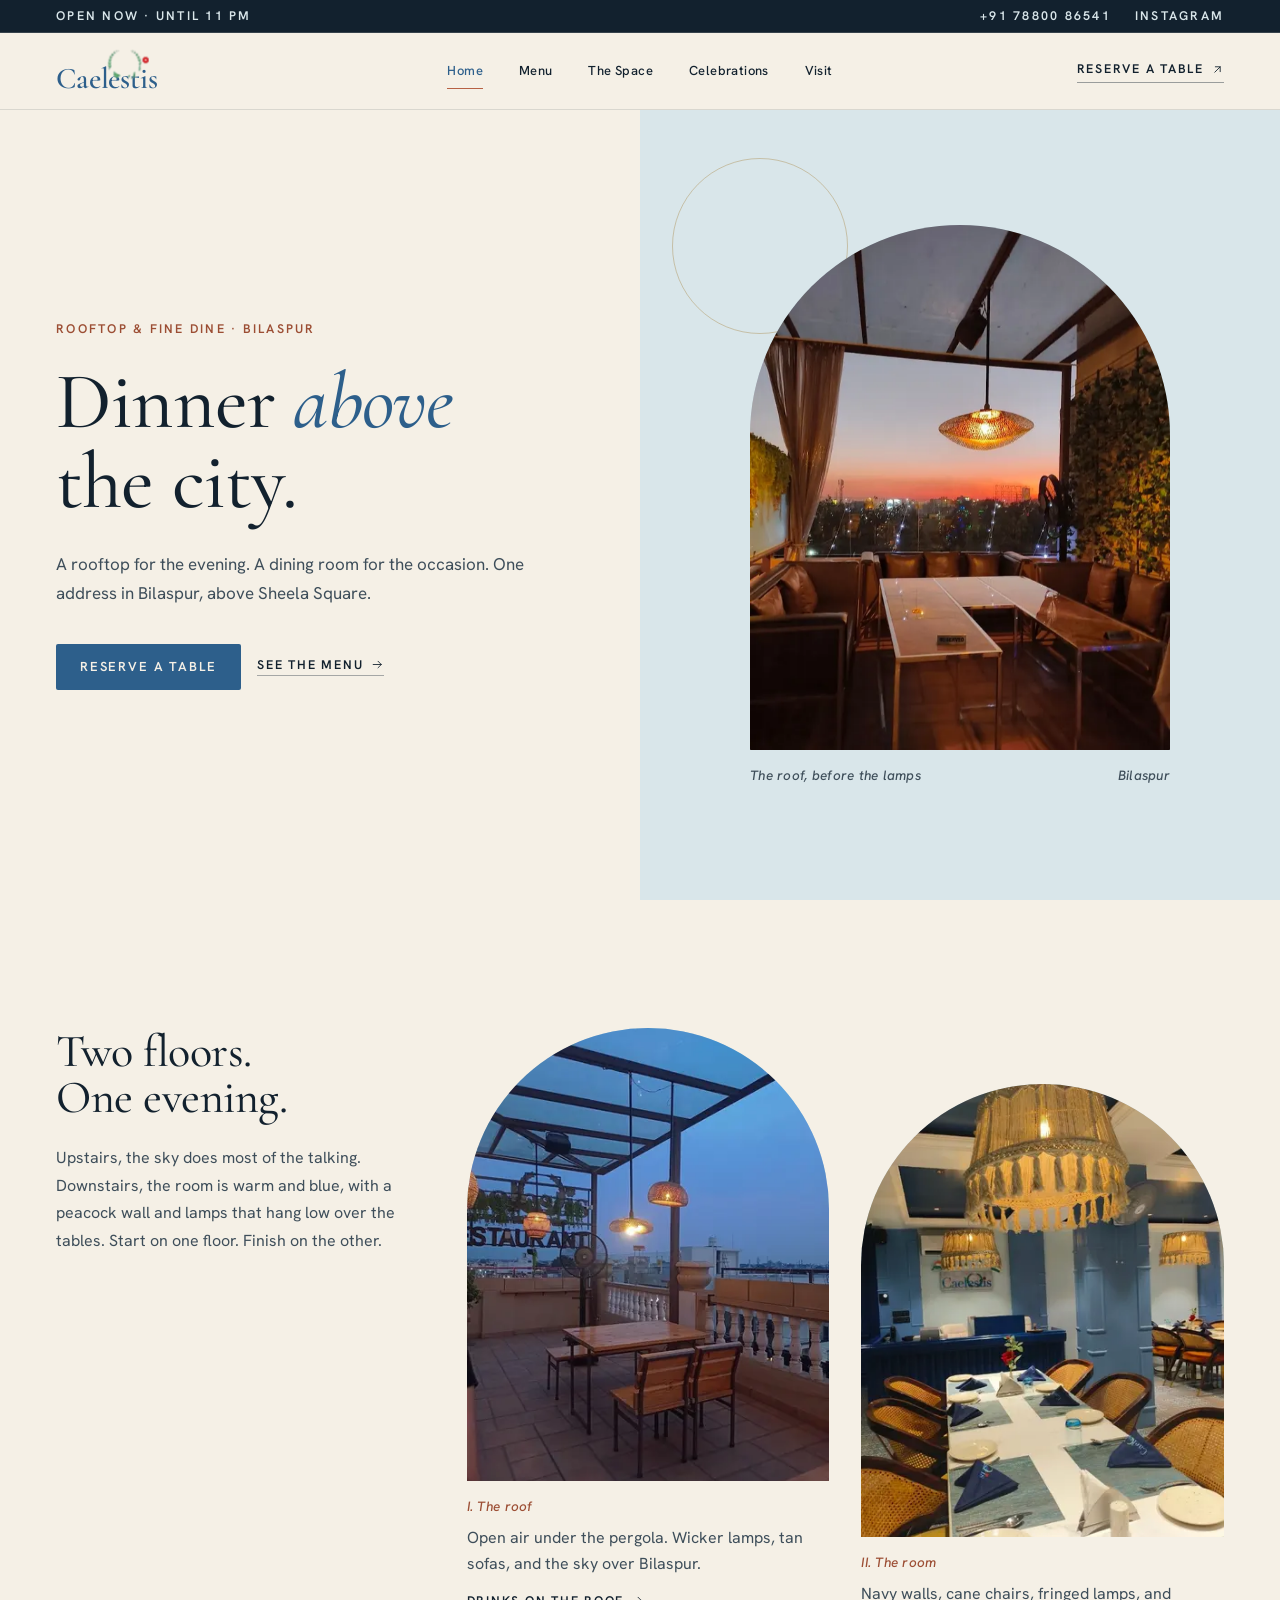
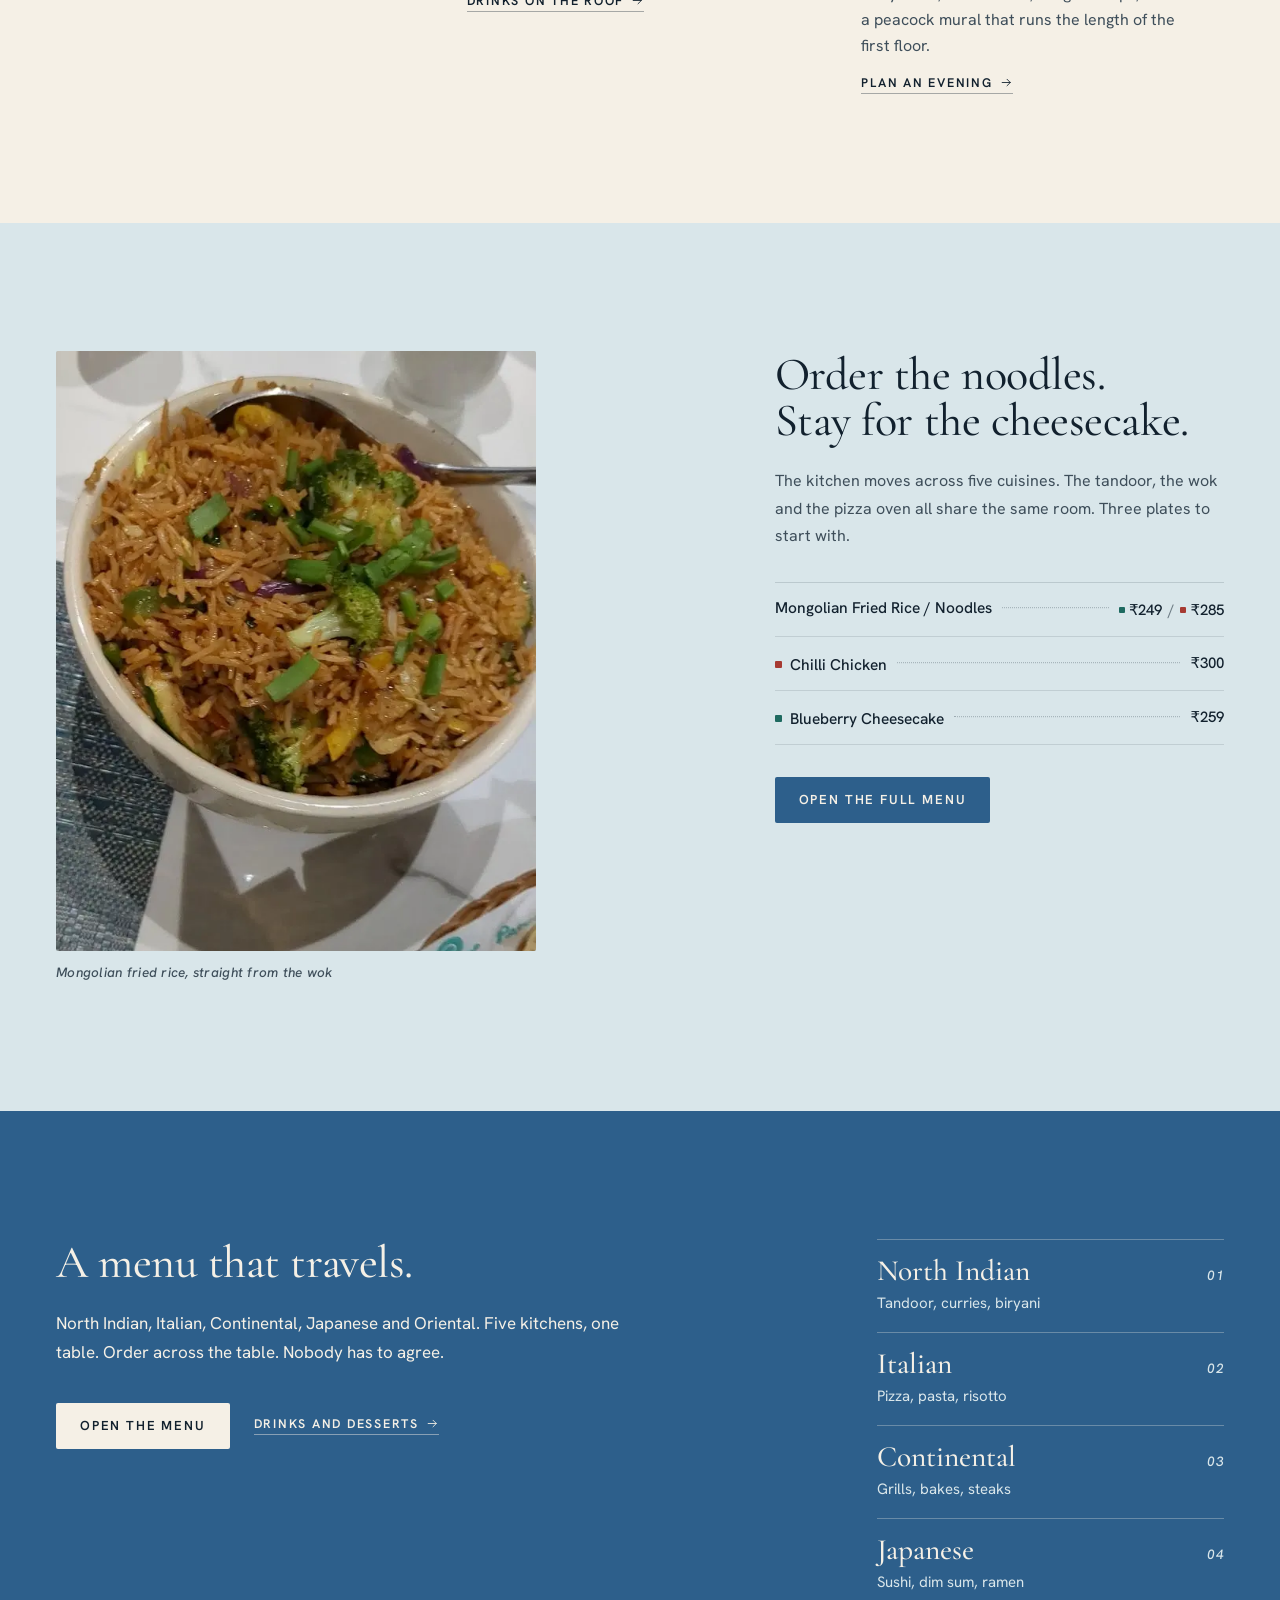
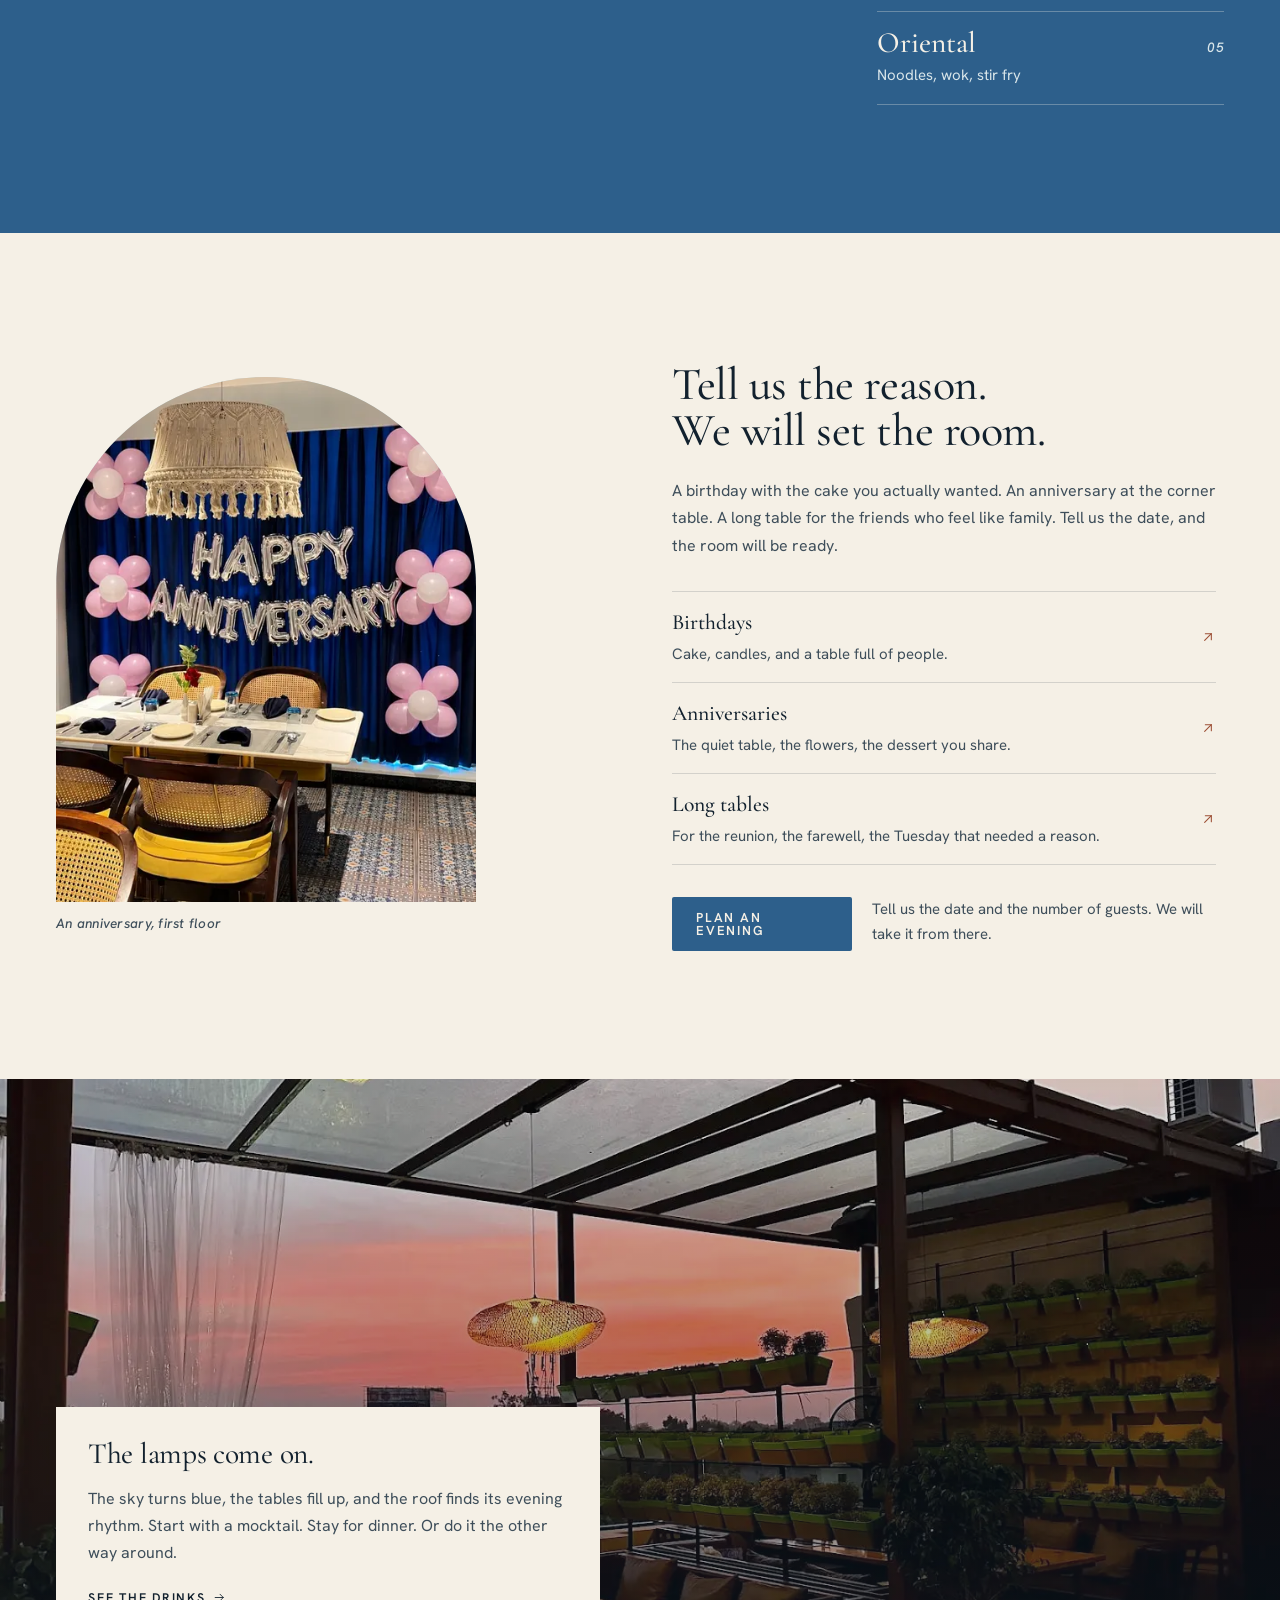
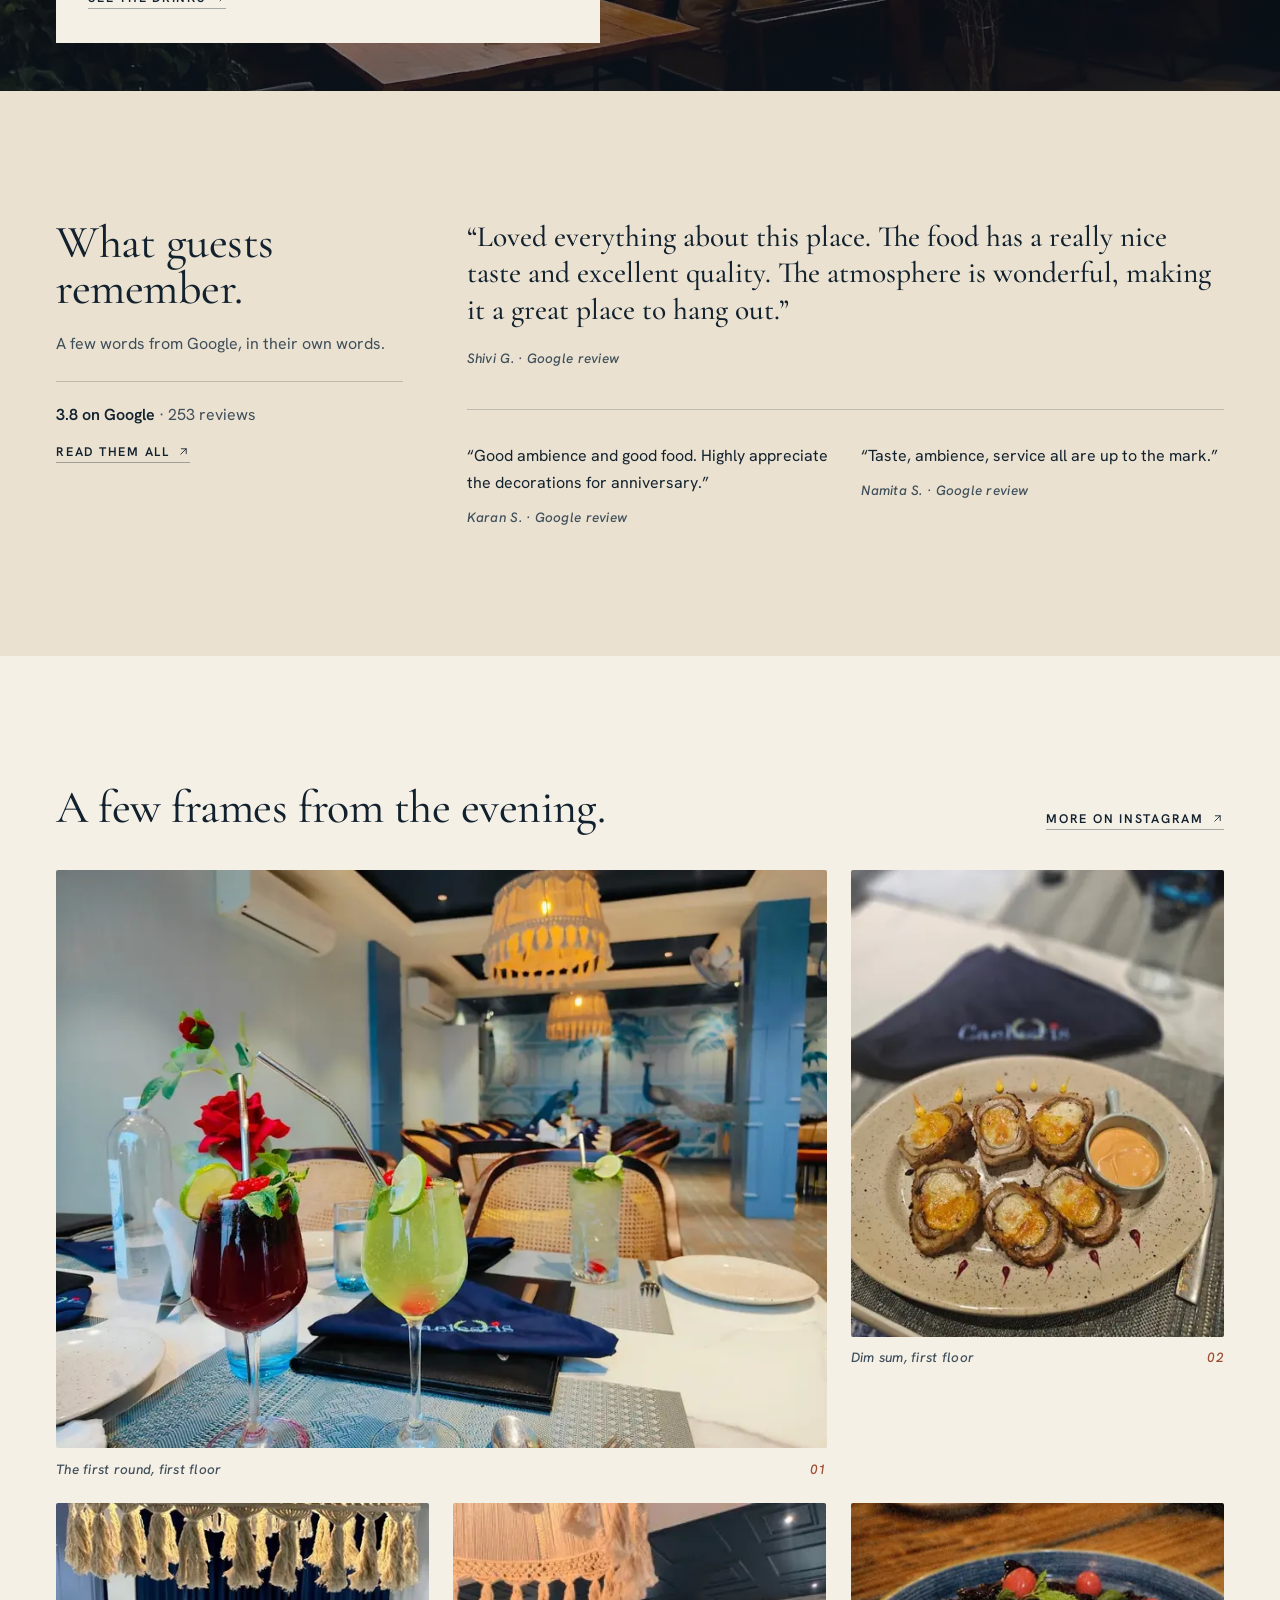
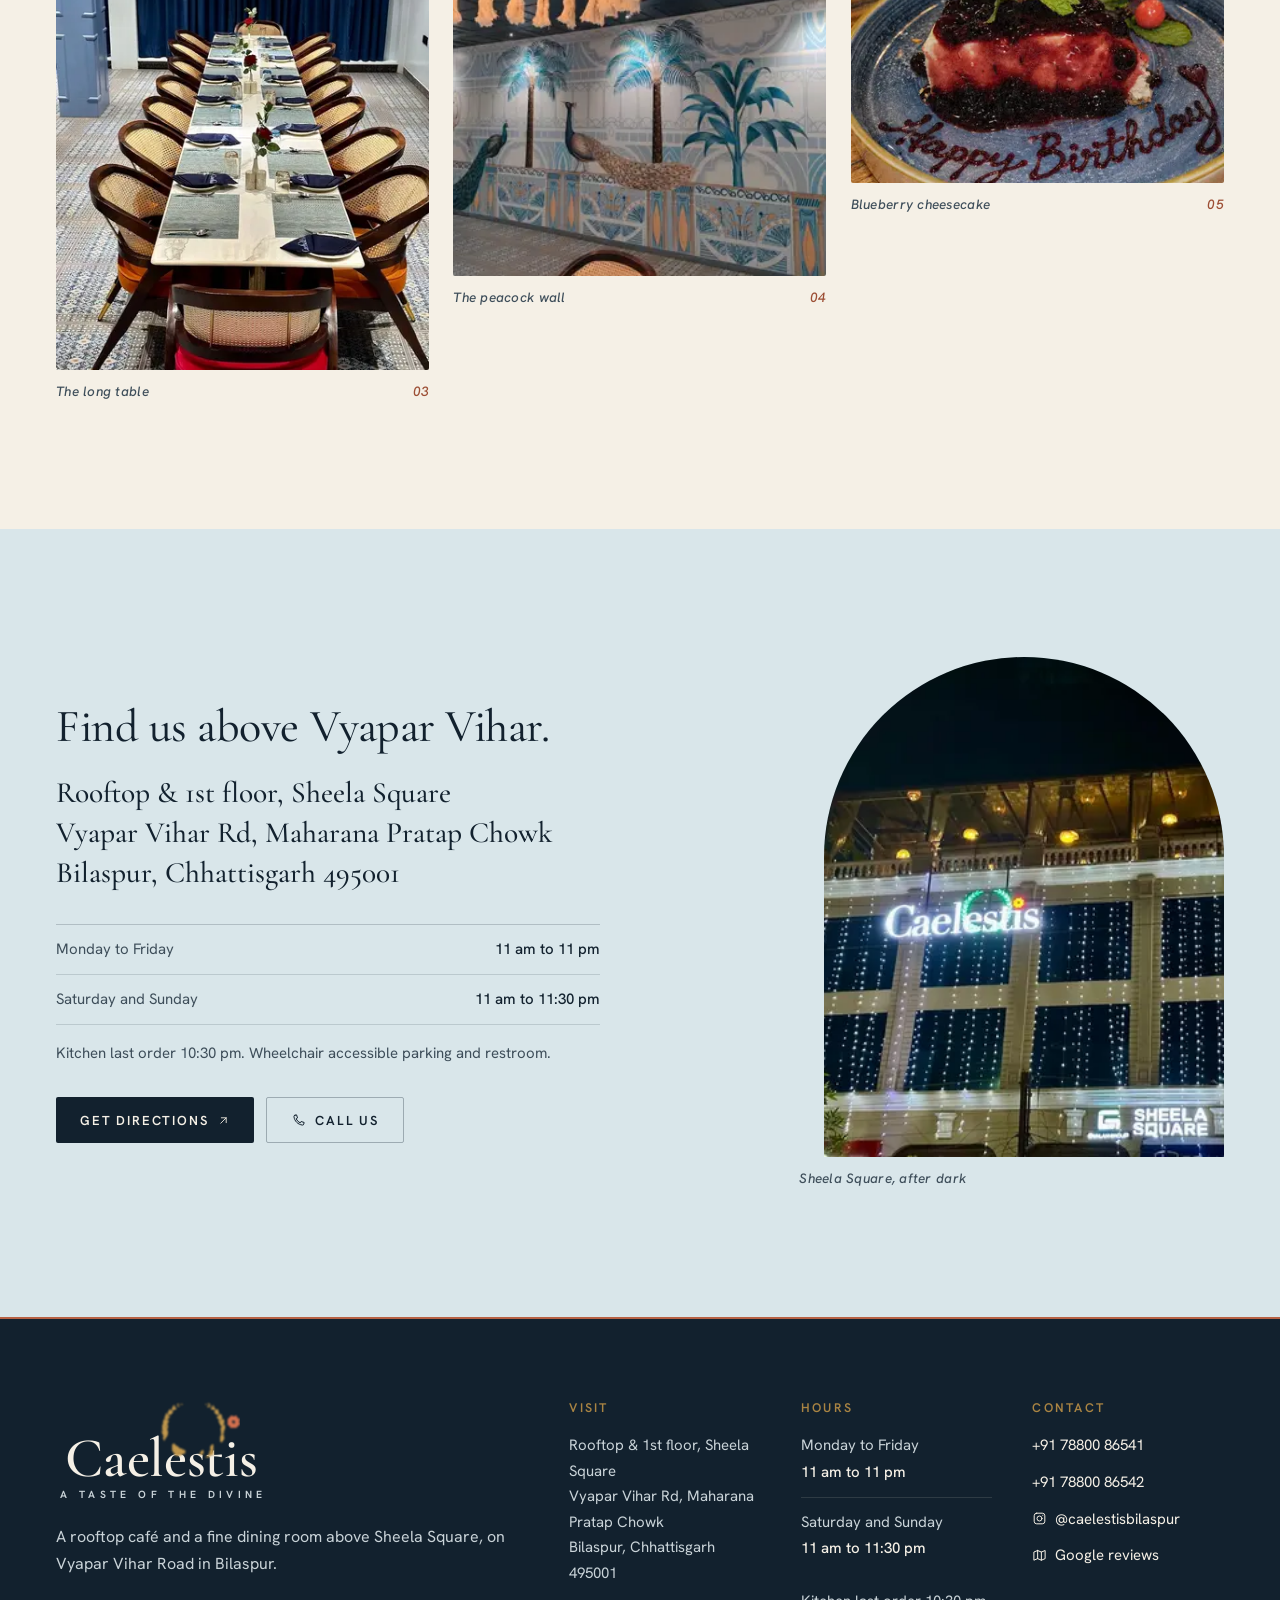
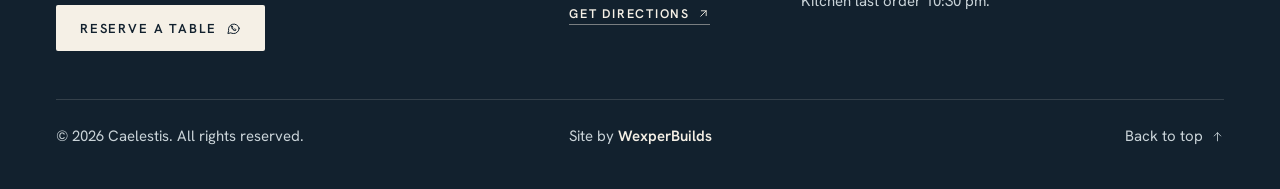
<file: index.html>
<!DOCTYPE html><html lang="en"><head><meta charset="utf-8"><meta name="viewport" content="width=device-width, initial-scale=1, viewport-fit=cover"><title>Caelestis | Rooftop &amp; Fine Dine Restaurant in Bilaspur</title><meta name="description" content="Dinner above the city at Caelestis, Bilaspur. A rooftop café and a fine dining room on Vyapar Vihar Road. Five cuisines, one table."><meta name="generator" content="Astro v7.4.1"><meta name="theme-color" content="#12212E"><link rel="icon" type="image/svg+xml" href="/favicon.svg"><link rel="apple-touch-icon" href="/apple-touch-icon.png"><meta property="og:type" content="website"><meta property="og:site_name" content="Caelestis"><meta property="og:locale" content="en_IN"><meta property="og:title" content="Caelestis | Rooftop &amp; Fine Dine Restaurant in Bilaspur"><meta property="og:description" content="Dinner above the city at Caelestis, Bilaspur. A rooftop café and a fine dining room on Vyapar Vihar Road. Five cuisines, one table."><meta property="og:image" content="/og.jpg"><meta property="og:image:width" content="1200"><meta property="og:image:height" content="630"><meta property="og:image:alt" content="The Caelestis rooftop at sunset, with tables set under the pergola."><meta name="twitter:card" content="summary_large_image"><meta name="twitter:title" content="Caelestis | Rooftop &amp; Fine Dine Restaurant in Bilaspur"><meta name="twitter:description" content="Dinner above the city at Caelestis, Bilaspur. A rooftop café and a fine dining room on Vyapar Vihar Road. Five cuisines, one table."><meta name="twitter:image" content="/og.jpg"><script>
      document.documentElement.classList.add("js");
    </script><script type="application/ld+json">{"@context":"https://schema.org","@type":"Restaurant","name":"Caelestis Rooftop & Fine Dine Restaurant","alternateName":"Caelestis Bilaspur","description":"A rooftop café and a fine dining room on Vyapar Vihar Road, Bilaspur. North Indian, Italian, Continental, Japanese and Oriental, under one sky.","telephone":"+917880086541","servesCuisine":["North Indian","Italian","Continental","Japanese","Oriental"],"priceRange":"₹₹₹","image":"/og.jpg","hasMenu":"/menu","acceptsReservations":"https://wa.me/917880086541?text=Hi%20Caelestis%2C%20I%20would%20like%20to%20reserve%20a%20table.%20Date%3A%20___%2C%20time%3A%20___%2C%20guests%3A%20___.","address":{"@type":"PostalAddress","streetAddress":"Rooftop & 1st floor, Sheela Square building, Vyapar Vihar Rd, Maharana Pratap Chowk","addressLocality":"Bilaspur","addressRegion":"Chhattisgarh","postalCode":"495001","addressCountry":"IN"},"geo":{"@type":"GeoCoordinates","latitude":22.0725026,"longitude":82.1391564},"openingHoursSpecification":[{"@type":"OpeningHoursSpecification","dayOfWeek":["Monday","Tuesday","Wednesday","Thursday","Friday"],"opens":"11:00","closes":"23:00"},{"@type":"OpeningHoursSpecification","dayOfWeek":["Saturday","Sunday"],"opens":"11:00","closes":"23:30"}],"sameAs":["https://www.instagram.com/caelestisbilaspur/","https://www.google.com/maps/place/Caelestis+Rooftop+%26+Fine+Dine+Restaurant/@22.0725026,82.1365815,17z/data=!3m1!4b1!4m6!3m5!1s0x3a280b747d9b06c1:0xebc608e771ac2818!8m2!3d22.0725026!4d82.1391564!16s%2Fg%2F11sf10b1d5"]}</script><link rel="stylesheet" href="/_astro/Base.CIXomMjN.css"></head><body id="top" class="min-h-screen bg-paper text-ink"><a class="skip-link" href="#main">Skip to content</a><header class="site-header" data-header><div class="header-strip"><div class="wrap flex h-8 items-center justify-between gap-6"><p class="label text-sky" data-open-status aria-live="polite">Open daily from 11 am</p><div class="flex items-center gap-6"><a href="tel:+917880086541" class="label text-sky transition-colors hover:text-brass">+91 78800 86541</a><a href="https://www.instagram.com/caelestisbilaspur/" target="_blank" rel="noopener" class="label text-sky transition-colors hover:text-brass">Instagram</a></div></div></div><div class="wrap grid h-16 grid-cols-[1fr_auto] items-center lg:h-[76px] lg:grid-cols-[1fr_auto_1fr]"><a href="/" class="flex items-center justify-self-start" aria-label="Caelestis, home"><span class="logo text-[27px] lg:text-[30px]"><span class="logo-word">Caelestis<img class="logo-wreath" src="/_astro/logo-ornament.w9wH181q.png" alt="" width="99" height="74" loading="eager" decoding="async"></span></span></a><nav class="hidden items-center gap-9 lg:flex" aria-label="Primary"><a href="/" class="nav-link is-active" aria-current="page">Home</a><a href="/menu" class="nav-link">Menu</a><a href="/#the-space" class="nav-link">The Space</a><a href="/celebrations" class="nav-link">Celebrations</a><a href="/visit" class="nav-link">Visit</a></nav><div class="hidden items-center justify-end lg:flex"><a href="https://wa.me/917880086541?text=Hi%20Caelestis%2C%20I%20would%20like%20to%20reserve%20a%20table.%20Date%3A%20___%2C%20time%3A%20___%2C%20guests%3A%20___." target="_blank" rel="noopener" class="header-cta" aria-label="Reserve a table on WhatsApp">Reserve a table<svg xmlns="http://www.w3.org/2000/svg" viewBox="0 0 24 24" width="13" height="13" class fill="none" stroke="currentColor" stroke-width="1.6" stroke-linecap="round" stroke-linejoin="round" aria-hidden="true" focusable="false"><path d="M7 17 17 7"></path><path d="M8 7h9v9"></path></svg></a></div><button type="button" class="group flex size-11 items-center justify-center justify-self-end rounded-full text-ink transition-[background-color,color] duration-300 group-active:bg-paper-deep group-active:text-terracotta-deep group-active:duration-150 focus-visible:bg-paper-deep focus-visible:text-terracotta-deep focus-visible:outline-none focus-visible:ring-2 focus-visible:ring-terracotta/50 focus-visible:ring-offset-2 focus-visible:ring-offset-paper lg:hidden" data-menu-open aria-controls="mobile-menu" aria-expanded="false" aria-label="Open menu"><span class="relative block h-4 w-6 transition-transform duration-200 ease-out group-active:scale-95" aria-hidden="true"><span class="menu-line absolute left-0 top-0 h-[1.5px] w-full transition-transform duration-300 ease-out group-hover:translate-x-[2.5px] group-active:translate-y-[2.5px]"></span><span class="menu-line absolute left-0 top-[7px] h-[1.5px] w-full transition-transform duration-300 ease-out group-active:scale-x-[0.92]"></span><span class="menu-line absolute bottom-0 left-0 h-[1.5px] w-full transition-transform duration-300 ease-out group-hover:-translate-x-[2.5px] group-active:-translate-y-[2.5px]"></span></span></button></div></header><div id="mobile-menu" class="fixed inset-0 z-[60] hidden bg-paper text-ink" role="dialog" aria-modal="true" aria-label="Site menu" data-menu><div class="menu-panel flex h-full flex-col"><div class="wrap flex h-16 shrink-0 items-center justify-between border-b border-ink/10"><a href="/" class="flex items-center" aria-label="Caelestis, home"><span class="logo text-[26px]"><span class="logo-word">Caelestis<img class="logo-wreath" src="/_astro/logo-ornament.w9wH181q.png" alt="" width="99" height="74" loading="eager" decoding="async"></span></span></a><button type="button" class="group flex size-11 items-center justify-center rounded-full text-ink transition-[background-color,color] duration-300 hover:bg-paper-deep hover:text-terracotta-deep active:bg-paper-deep active:text-terracotta-deep active:duration-150 focus-visible:bg-paper-deep focus-visible:text-terracotta-deep focus-visible:outline-none focus-visible:ring-2 focus-visible:ring-terracotta/50 focus-visible:ring-offset-2 focus-visible:ring-offset-paper" data-menu-close aria-label="Close menu"><svg xmlns="http://www.w3.org/2000/svg" viewBox="0 0 24 24" width="22" height="22" class="menu-close-icon" fill="none" stroke="currentColor" stroke-width="1.6" stroke-linecap="round" stroke-linejoin="round" aria-hidden="true" focusable="false"><path d="m6 6 12 12"></path><path d="M18 6 6 18"></path></svg></button></div><div class="wrap flex flex-1 flex-col justify-between overflow-y-auto py-8"><nav aria-label="Mobile"><ul class="border-t border-ink/12"><li class="border-b border-ink/12" style="--i:0"><a href="/" class="group flex items-baseline justify-between gap-6 py-5" data-menu-link><span class="font-display text-[clamp(2.1rem,9vw,3.1rem)] leading-none tracking-[-0.02em] transition-colors group-hover:text-cornflower">Home</span><span class="folio shrink-0 text-terracotta-deep">01</span></a></li><li class="border-b border-ink/12" style="--i:1"><a href="/menu" class="group flex items-baseline justify-between gap-6 py-5" data-menu-link><span class="font-display text-[clamp(2.1rem,9vw,3.1rem)] leading-none tracking-[-0.02em] transition-colors group-hover:text-cornflower">Menu</span><span class="folio shrink-0 text-terracotta-deep">02</span></a></li><li class="border-b border-ink/12" style="--i:2"><a href="/#the-space" class="group flex items-baseline justify-between gap-6 py-5" data-menu-link><span class="font-display text-[clamp(2.1rem,9vw,3.1rem)] leading-none tracking-[-0.02em] transition-colors group-hover:text-cornflower">The Space</span><span class="folio shrink-0 text-terracotta-deep">03</span></a></li><li class="border-b border-ink/12" style="--i:3"><a href="/celebrations" class="group flex items-baseline justify-between gap-6 py-5" data-menu-link><span class="font-display text-[clamp(2.1rem,9vw,3.1rem)] leading-none tracking-[-0.02em] transition-colors group-hover:text-cornflower">Celebrations</span><span class="folio shrink-0 text-terracotta-deep">04</span></a></li><li class="border-b border-ink/12" style="--i:4"><a href="/visit" class="group flex items-baseline justify-between gap-6 py-5" data-menu-link><span class="font-display text-[clamp(2.1rem,9vw,3.1rem)] leading-none tracking-[-0.02em] transition-colors group-hover:text-cornflower">Visit</span><span class="folio shrink-0 text-terracotta-deep">05</span></a></li></ul></nav><div class="mt-10 space-y-8 pb-2"><a href="https://wa.me/917880086541?text=Hi%20Caelestis%2C%20I%20would%20like%20to%20reserve%20a%20table.%20Date%3A%20___%2C%20time%3A%20___%2C%20guests%3A%20___." target="_blank" rel="noopener" class="btn btn-primary w-full">Reserve a table</a><div class="space-y-4"><p class="label text-terracotta-deep">A Taste of the Divine</p><div class="grid gap-2.5 text-[16px] leading-relaxed text-ink-soft"><a href="tel:+917880086541" class="w-fit hover:text-cornflower">+91 78800 86541</a><a href="tel:+917880086542" class="w-fit hover:text-cornflower">+91 78800 86542</a><a href="https://www.instagram.com/caelestisbilaspur/" target="_blank" rel="noopener" class="inline-flex w-fit items-center gap-2 hover:text-cornflower"><svg xmlns="http://www.w3.org/2000/svg" viewBox="0 0 24 24" width="15" height="15" class fill="none" stroke="currentColor" stroke-width="1.6" stroke-linecap="round" stroke-linejoin="round" aria-hidden="true" focusable="false"><rect x="3.5" y="3.5" width="17" height="17" rx="4"></rect><circle cx="12" cy="12" r="4"></circle><circle cx="17.2" cy="6.8" r=".9" fill="currentColor" stroke="none"></circle></svg>@caelestisbilaspur</a><p class="max-w-[32ch]">Rooftop &amp; 1st floor, Sheela Square, Vyapar Vihar Rd, Maharana Pratap Chowk, Bilaspur</p><p class="label text-terracotta-deep" data-open-status aria-live="polite">Open daily from 11 am</p></div></div></div></div></div></div><main id="main" tabindex="-1" class="pt-[var(--header-h)]"><section class="relative overflow-hidden bg-paper"><div class="grid lg:min-h-[calc(100svh_-_var(--header-h))] lg:grid-cols-2"><div class="relative z-10 flex min-h-[calc(100svh_-_var(--header-h))] items-center lg:min-h-0"><div class="w-full px-5 py-14 sm:px-8 lg:py-24 lg:pl-[max(3.5rem,calc((100vw_-_1320px)/2_+_3.5rem))] lg:pr-20"><p data-rise class="label text-center text-terracotta-deep lg:text-left">Rooftop &amp; fine dine · Bilaspur</p><h1 data-rise class="display mt-6 text-center text-[clamp(2.75rem,7.2vw,5rem)] text-ink lg:text-left" style="--rise-delay: 120ms">Dinner <em class="text-cornflower">above</em><br> the city.</h1><p data-rise class="mx-auto mt-7 max-w-[34rem] text-center text-[17px] leading-[1.7] text-ink-soft lg:mx-0 lg:text-left" style="--rise-delay: 240ms">A rooftop for the evening. A dining room for the occasion. One address in Bilaspur, above Sheela Square.</p><div data-rise class="mt-9 flex flex-col items-center gap-4 sm:flex-row sm:justify-center lg:justify-start" style="--rise-delay: 340ms"><a href="https://wa.me/917880086541?text=Hi%20Caelestis%2C%20I%20would%20like%20to%20reserve%20a%20table.%20Date%3A%20___%2C%20time%3A%20___%2C%20guests%3A%20___." target="_blank" rel="noopener" class="btn btn-primary w-full sm:w-auto">Reserve a table</a><a href="/menu" class="link-line">See the menu<svg xmlns="http://www.w3.org/2000/svg" viewBox="0 0 24 24" width="13" height="13" class fill="none" stroke="currentColor" stroke-width="1.6" stroke-linecap="round" stroke-linejoin="round" aria-hidden="true" focusable="false"><path d="M4 12h15"></path><path d="m13 6 6 6-6 6"></path></svg></a></div></div></div><div class="relative overflow-hidden bg-sky"><div class="pointer-events-none absolute left-8 top-12 hidden size-44 rounded-full border border-brass/40 lg:block" aria-hidden="true"></div><div class="relative flex h-full items-center justify-center px-5 py-12 sm:px-8 lg:px-16 lg:py-16"><div class="w-full max-w-[420px]" data-reveal><div class="arch depth aspect-[4/5]"><img src="/_astro/rooftop-sunset.16VvzDst_ZmBBU2.webp" srcset="/_astro/rooftop-sunset.16VvzDst_19cs8L.webp 400w, /_astro/rooftop-sunset.16VvzDst_XrKfn.webp 600w, /_astro/rooftop-sunset.16VvzDst_ZmBBU2.webp 810w" alt="The Caelestis rooftop at sunset, with a hanging wicker lamp, a set table and the city lights below." sizes="(min-width: 1024px) 34vw, 92vw" loading="eager" fetchpriority="high" decoding="async" width="810" height="1080" class="img-load h-full w-full object-cover"></div><div class="mt-4 flex items-center justify-between gap-4"><p class="folio text-ink-soft">The roof, before the lamps</p><p class="folio text-ink-soft">Bilaspur</p></div></div></div></div></div></section><section id="the-space" class="section scroll-mt-32 bg-paper"><div class="wrap grid gap-12 lg:grid-cols-12 lg:gap-16"><div class="text-center lg:col-span-4 lg:text-left" data-reveal><h2 class="display display-lg text-ink">Two floors.<br>One evening.</h2><p class="mx-auto mt-6 max-w-[32rem] text-[16px] leading-[1.72] text-ink-soft lg:mx-0">Upstairs, the sky does most of the talking. Downstairs, the room is warm and blue, with a peacock wall and lamps that hang low over the tables. Start on one floor. Finish on the other.</p></div><div class="lg:col-span-8"><div class="grid gap-12 sm:grid-cols-2 sm:gap-8"><figure data-reveal><div class="arch depth mx-auto aspect-[4/5] max-w-[360px] sm:max-w-none"><img src="/_astro/rooftop-blue-hour.BPAE9Hpk_Z2s4w3Q.webp" srcset="/_astro/rooftop-blue-hour.BPAE9Hpk_2je3bt.webp 400w, /_astro/rooftop-blue-hour.BPAE9Hpk_Z1UhB26.webp 600w, /_astro/rooftop-blue-hour.BPAE9Hpk_Z2s4w3Q.webp 810w" alt="The Caelestis rooftop at blue hour, with warm lamps and a table under the pergola." sizes="(min-width: 1024px) 28vw, (min-width: 640px) 42vw, 84vw" loading="lazy" decoding="async" width="810" height="1080" class="img-settle h-full w-full object-cover"></div><figcaption class="mx-auto mt-4 max-w-[360px] text-center sm:max-w-none sm:text-left"><p class="folio text-terracotta-deep">I. The roof</p><p class="mt-2 text-[16px] leading-relaxed text-ink-soft">Open air under the pergola. Wicker lamps, tan sofas, and the sky over Bilaspur.</p><a href="/menu#drinks" class="link-line mt-4">Drinks on the roof<svg xmlns="http://www.w3.org/2000/svg" viewBox="0 0 24 24" width="13" height="13" class fill="none" stroke="currentColor" stroke-width="1.6" stroke-linecap="round" stroke-linejoin="round" aria-hidden="true" focusable="false"><path d="M4 12h15"></path><path d="m13 6 6 6-6 6"></path></svg></a></figcaption></figure><figure data-reveal style="--reveal-delay: 120ms"><div class="arch depth mx-auto aspect-[4/5] max-w-[360px] sm:mt-14 sm:max-w-none"><img src="/_astro/dining-room.DvziyieJ_Z25yPSF.webp" srcset="/_astro/dining-room.DvziyieJ_ZGftYm.webp 400w, /_astro/dining-room.DvziyieJ_Z238IGq.webp 600w, /_astro/dining-room.DvziyieJ_Z25yPSF.webp 810w" alt="The Caelestis dining room set for dinner, with fringed lamps, cane chairs and navy napkins." sizes="(min-width: 1024px) 28vw, (min-width: 640px) 42vw, 84vw" loading="lazy" decoding="async" width="810" height="1080" class="img-settle h-full w-full object-cover"></div><figcaption class="mx-auto mt-4 max-w-[360px] text-center sm:max-w-none sm:text-left"><p class="folio text-terracotta-deep">II. The room</p><p class="mt-2 text-[16px] leading-relaxed text-ink-soft">Navy walls, cane chairs, fringed lamps, and a peacock mural that runs the length of the first floor.</p><a href="/celebrations" class="link-line mt-4">Plan an evening<svg xmlns="http://www.w3.org/2000/svg" viewBox="0 0 24 24" width="13" height="13" class fill="none" stroke="currentColor" stroke-width="1.6" stroke-linecap="round" stroke-linejoin="round" aria-hidden="true" focusable="false"><path d="M4 12h15"></path><path d="m13 6 6 6-6 6"></path></svg></a></figcaption></figure></div></div></div></section><section class="section bg-sky"><div class="wrap grid gap-12 lg:grid-cols-12 lg:gap-16"><div class="lg:col-span-6" data-reveal><div class="plate depth mx-auto aspect-[4/5] max-w-[480px] lg:mx-0"><img src="/_astro/mongolian.BSTtkIQ2_1DyNKr.webp" srcset="/_astro/mongolian.BSTtkIQ2_Z1gKJzj.webp 400w, /_astro/mongolian.BSTtkIQ2_1DyNKr.webp 608w" alt="A bowl of Mongolian fried rice and noodles with broccoli, spring onion and vegetables." sizes="(min-width: 1024px) 46vw, 92vw" loading="lazy" decoding="async" width="608" height="1080" class="img-settle h-full w-full object-cover"></div><p class="folio mx-auto mt-3 max-w-[480px] text-ink-soft lg:mx-0">Mongolian fried rice, straight from the wok</p></div><div class="lg:col-span-5 lg:col-start-8" data-reveal style="--reveal-delay: 100ms"><h2 class="display text-center display-lg text-ink lg:text-left">Order the noodles. Stay for the cheesecake.</h2><p class="mt-6 text-center text-[16px] leading-[1.72] text-ink-soft lg:text-left">The kitchen moves across five cuisines. The tandoor, the wok and the pizza oven all share the same room. Three plates to start with.</p><ul class="mt-8 border-t border-ink/15"><li class="border-b border-ink/12 py-3.5"><div class="flex items-baseline gap-2.5"><div class="flex min-w-0 items-center gap-2"><span class="text-[15.5px] font-medium leading-snug text-ink">Mongolian Fried Rice / Noodles</span></div><span class="dot-leader" aria-hidden="true"></span><div class="flex shrink-0 flex-wrap items-baseline justify-end gap-x-1.5 gap-y-0.5 text-right text-[15px] font-medium tabular-nums text-ink" aria-hidden="true"><span class="inline-flex items-center gap-1 whitespace-nowrap"><span class="inline-block size-[6px] rounded-[1px] mark-veg"></span><span>₹249</span><span class="ml-0.5 text-ink-soft/70">/</span></span><span class="inline-flex items-center gap-1 whitespace-nowrap"><span class="inline-block size-[6px] rounded-[1px] mark-nonveg"></span><span>₹285</span></span></div><span class="sr-only">Vegetarian 249 rupees, Non-vegetarian 285 rupees</span></div></li><li class="border-b border-ink/12 py-3.5"><div class="flex items-baseline gap-2.5"><div class="flex min-w-0 items-center gap-2"><span class="inline-flex shrink-0 items-center" title="Non-vegetarian"><span class="mark mark-nonveg" aria-hidden="true"></span><span class="sr-only">Non-vegetarian</span></span><span class="text-[15.5px] font-medium leading-snug text-ink">Chilli Chicken</span></div><span class="dot-leader" aria-hidden="true"></span><div class="flex shrink-0 flex-wrap items-baseline justify-end gap-x-1.5 gap-y-0.5 text-right text-[15px] font-medium tabular-nums text-ink" aria-hidden="true"><span class="inline-flex items-center gap-1 whitespace-nowrap"><span>₹300</span></span></div><span class="sr-only">300 rupees</span></div></li><li class="border-b border-ink/12 py-3.5"><div class="flex items-baseline gap-2.5"><div class="flex min-w-0 items-center gap-2"><span class="inline-flex shrink-0 items-center" title="Vegetarian"><span class="mark mark-veg" aria-hidden="true"></span><span class="sr-only">Vegetarian</span></span><span class="text-[15.5px] font-medium leading-snug text-ink">Blueberry Cheesecake</span></div><span class="dot-leader" aria-hidden="true"></span><div class="flex shrink-0 flex-wrap items-baseline justify-end gap-x-1.5 gap-y-0.5 text-right text-[15px] font-medium tabular-nums text-ink" aria-hidden="true"><span class="inline-flex items-center gap-1 whitespace-nowrap"><span>₹259</span></span></div><span class="sr-only">259 rupees</span></div></li></ul><div class="mt-8"><a href="/menu" class="btn btn-primary w-full sm:w-auto">Open the full menu</a></div></div></div></section><section class="bg-cornflower text-paper"><div class="wrap section grid gap-12 lg:grid-cols-12 lg:gap-16"><div class="text-center lg:col-span-7 lg:text-left" data-reveal><h2 class="display display-lg">A menu that travels.</h2><p class="mx-auto mt-6 max-w-[38rem] text-[17px] leading-[1.7] text-paper lg:mx-0">North Indian, Italian, Continental, Japanese and Oriental. Five kitchens, one table. Order across the table. Nobody has to agree.</p><div class="mt-9 flex flex-col items-center gap-6 sm:flex-row sm:justify-center lg:justify-start"><a href="/menu" class="btn btn-paper w-full sm:w-auto">Open the menu</a><a href="/menu#drinks" class="link-line link-line--light">Drinks and desserts<svg xmlns="http://www.w3.org/2000/svg" viewBox="0 0 24 24" width="13" height="13" class fill="none" stroke="currentColor" stroke-width="1.6" stroke-linecap="round" stroke-linejoin="round" aria-hidden="true" focusable="false"><path d="M4 12h15"></path><path d="m13 6 6 6-6 6"></path></svg></a></div></div><div class="lg:col-span-4 lg:col-start-9" data-reveal style="--reveal-delay: 100ms"><ul class="border-t border-paper/30"><li class="border-b border-paper/30 py-4"><div class="flex items-baseline justify-between gap-6"><span class="font-display display-md font-medium leading-none">North Indian</span><span class="folio text-sky">01</span></div><p class="mt-1.5 text-[15px] leading-relaxed text-sky">Tandoor, curries, biryani</p></li><li class="border-b border-paper/30 py-4"><div class="flex items-baseline justify-between gap-6"><span class="font-display display-md font-medium leading-none">Italian</span><span class="folio text-sky">02</span></div><p class="mt-1.5 text-[15px] leading-relaxed text-sky">Pizza, pasta, risotto</p></li><li class="border-b border-paper/30 py-4"><div class="flex items-baseline justify-between gap-6"><span class="font-display display-md font-medium leading-none">Continental</span><span class="folio text-sky">03</span></div><p class="mt-1.5 text-[15px] leading-relaxed text-sky">Grills, bakes, steaks</p></li><li class="border-b border-paper/30 py-4"><div class="flex items-baseline justify-between gap-6"><span class="font-display display-md font-medium leading-none">Japanese</span><span class="folio text-sky">04</span></div><p class="mt-1.5 text-[15px] leading-relaxed text-sky">Sushi, dim sum, ramen</p></li><li class="border-b border-paper/30 py-4"><div class="flex items-baseline justify-between gap-6"><span class="font-display display-md font-medium leading-none">Oriental</span><span class="folio text-sky">05</span></div><p class="mt-1.5 text-[15px] leading-relaxed text-sky">Noodles, wok, stir fry</p></li></ul></div></div></section><section class="section bg-paper"><div class="wrap grid items-center gap-12 lg:grid-cols-12 lg:gap-16"><div class="lg:col-span-5" data-reveal><div class="arch depth mx-auto aspect-[4/5] max-w-[420px] lg:mx-0"><img src="/_astro/anniversary.Dqen8QKE_Z2pllq6.webp" srcset="/_astro/anniversary.Dqen8QKE_Z2mfqXT.webp 500w, /_astro/anniversary.Dqen8QKE_ZHPCYd.webp 750w" alt="A table set for an anniversary at Caelestis, with pink balloons and a deep blue curtain behind." sizes="(min-width: 1024px) 38vw, 84vw" loading="lazy" decoding="async" width="1350" height="1688" class="img-settle h-full w-full object-cover"></div><p class="folio mx-auto mt-3 max-w-[420px] text-ink-soft lg:mx-0">An anniversary, first floor</p></div><div class="lg:col-span-6 lg:col-start-7" data-reveal style="--reveal-delay: 100ms"><h2 class="display text-center display-lg text-ink lg:text-left">Tell us the reason. We will set the room.</h2><p class="mt-6 text-center text-[16px] leading-[1.72] text-ink-soft lg:text-left">A birthday with the cake you actually wanted. An anniversary at the corner table. A long table for the friends who feel like family. Tell us the date, and the room will be ready.</p><ul class="mx-auto mt-8 max-w-[34rem] border-t border-ink/15 lg:mx-0"><li><a href="/celebrations#birthdays" class="group flex items-center justify-between gap-6 border-b border-ink/15 py-4"><span><span class="font-display text-[1.35rem] font-medium leading-snug text-ink transition-colors group-hover:text-cornflower">Birthdays</span><span class="mt-1 block text-[15px] leading-relaxed text-ink-soft">Cake, candles, and a table full of people.</span></span><svg xmlns="http://www.w3.org/2000/svg" viewBox="0 0 24 24" width="16" height="16" class="shrink-0 text-terracotta-deep transition-transform group-hover:translate-x-0.5" fill="none" stroke="currentColor" stroke-width="1.6" stroke-linecap="round" stroke-linejoin="round" aria-hidden="true" focusable="false"><path d="M7 17 17 7"></path><path d="M8 7h9v9"></path></svg></a></li><li><a href="/celebrations#anniversaries" class="group flex items-center justify-between gap-6 border-b border-ink/15 py-4"><span><span class="font-display text-[1.35rem] font-medium leading-snug text-ink transition-colors group-hover:text-cornflower">Anniversaries</span><span class="mt-1 block text-[15px] leading-relaxed text-ink-soft">The quiet table, the flowers, the dessert you share.</span></span><svg xmlns="http://www.w3.org/2000/svg" viewBox="0 0 24 24" width="16" height="16" class="shrink-0 text-terracotta-deep transition-transform group-hover:translate-x-0.5" fill="none" stroke="currentColor" stroke-width="1.6" stroke-linecap="round" stroke-linejoin="round" aria-hidden="true" focusable="false"><path d="M7 17 17 7"></path><path d="M8 7h9v9"></path></svg></a></li><li><a href="/celebrations#long-tables" class="group flex items-center justify-between gap-6 border-b border-ink/15 py-4"><span><span class="font-display text-[1.35rem] font-medium leading-snug text-ink transition-colors group-hover:text-cornflower">Long tables</span><span class="mt-1 block text-[15px] leading-relaxed text-ink-soft">For the reunion, the farewell, the Tuesday that needed a reason.</span></span><svg xmlns="http://www.w3.org/2000/svg" viewBox="0 0 24 24" width="16" height="16" class="shrink-0 text-terracotta-deep transition-transform group-hover:translate-x-0.5" fill="none" stroke="currentColor" stroke-width="1.6" stroke-linecap="round" stroke-linejoin="round" aria-hidden="true" focusable="false"><path d="M7 17 17 7"></path><path d="M8 7h9v9"></path></svg></a></li></ul><div class="mt-8 flex flex-col items-center gap-5 sm:flex-row sm:justify-center lg:justify-start lg:items-start"><a href="/celebrations" class="btn btn-primary w-full sm:w-auto">Plan an evening</a><p class="max-w-[22rem] text-center text-[15px] leading-relaxed text-ink-soft sm:text-left">Tell us the date and the number of guests. We will take it from there.</p></div></div></div></section><section class="relative isolate overflow-hidden bg-ink"><img src="/_astro/rooftop-tables.CnlZ1ttZ_STdS3.webp" srcset="/_astro/rooftop-tables.CnlZ1ttZ_Z8M5c.webp 640w, /_astro/rooftop-tables.CnlZ1ttZ_1zkLX9.webp 960w, /_astro/rooftop-tables.CnlZ1ttZ_STdS3.webp 1440w" alt="The Caelestis rooftop in the evening, with wicker lamps glowing over set tables." sizes="100vw" loading="lazy" decoding="async" width="1440" height="1080" class="h-[68svh] min-h-[460px] w-full object-cover"><div class="absolute inset-0 bg-[linear-gradient(180deg,rgba(18,33,46,0.12)_0%,rgba(18,33,46,0.5)_100%)]"></div><div class="absolute inset-x-0 bottom-0"><div class="wrap pb-8 md:pb-12"><div class="max-w-[34rem] bg-paper p-6 sm:p-8" data-reveal><h2 class="display display-md text-ink">The lamps come on.</h2><p class="mt-4 text-[16px] leading-[1.7] text-ink-soft">The sky turns blue, the tables fill up, and the roof finds its evening rhythm. Start with a mocktail. Stay for dinner. Or do it the other way around.</p><a href="/menu#drinks" class="link-line mt-6">See the drinks<svg xmlns="http://www.w3.org/2000/svg" viewBox="0 0 24 24" width="13" height="13" class fill="none" stroke="currentColor" stroke-width="1.6" stroke-linecap="round" stroke-linejoin="round" aria-hidden="true" focusable="false"><path d="M4 12h15"></path><path d="m13 6 6 6-6 6"></path></svg></a></div></div></div></section><section class="section bg-paper-deep"><div class="wrap grid gap-12 lg:grid-cols-12 lg:gap-16"><div class="text-center lg:col-span-4 lg:text-left" data-reveal><h2 class="display display-lg text-ink">What guests remember.</h2><p class="mx-auto mt-5 max-w-[26rem] text-[16px] leading-relaxed text-ink-soft lg:mx-0">A few words from Google, in their own words.</p><div class="mx-auto mt-6 max-w-[26rem] border-t border-ink/20 pt-5 lg:mx-0"><p class="text-[16px] text-ink"><span class="font-semibold">3.8 on Google</span><span class="text-ink-soft"> · 253 reviews</span></p><a href="https://www.google.com/maps/place/Caelestis+Rooftop+%26+Fine+Dine+Restaurant/@22.0725026,82.1365815,17z/data=!3m1!4b1!4m6!3m5!1s0x3a280b747d9b06c1:0xebc608e771ac2818!8m2!3d22.0725026!4d82.1391564!16s%2Fg%2F11sf10b1d5" target="_blank" rel="noopener" class="link-line mt-4">Read them all<svg xmlns="http://www.w3.org/2000/svg" viewBox="0 0 24 24" width="13" height="13" class fill="none" stroke="currentColor" stroke-width="1.6" stroke-linecap="round" stroke-linejoin="round" aria-hidden="true" focusable="false"><path d="M7 17 17 7"></path><path d="M8 7h9v9"></path></svg></a></div></div><div class="lg:col-span-8"><figure data-reveal><blockquote class="text-center font-display display-md leading-[1.25] text-ink lg:text-left">“Loved everything about this place. The food has a really nice taste and excellent quality. The atmosphere is wonderful, making it a great place to hang out.”</blockquote><figcaption class="folio mt-5 text-center text-ink-soft lg:text-left">Shivi G. · Google review</figcaption></figure><div class="mt-10 grid gap-8 border-t border-ink/20 pt-8 sm:grid-cols-2" data-reveal style="--reveal-delay: 100ms"><figure><blockquote class="text-center text-[16px] leading-[1.7] text-ink sm:text-left">“Good ambience and good food. Highly appreciate the decorations for anniversary.”</blockquote><figcaption class="folio mt-3 text-center text-ink-soft sm:text-left">Karan S. · Google review</figcaption></figure><figure><blockquote class="text-center text-[16px] leading-[1.7] text-ink sm:text-left">“Taste, ambience, service all are up to the mark.”</blockquote><figcaption class="folio mt-3 text-center text-ink-soft sm:text-left">Namita S. · Google review</figcaption></figure></div></div></div></section><section class="section bg-paper"><div class="wrap"><div class="flex flex-col items-center gap-6 text-center sm:flex-row sm:items-end sm:justify-between sm:text-left" data-reveal><div><h2 class="display display-lg text-ink">A few frames from the evening.</h2></div><a href="https://www.instagram.com/caelestisbilaspur/" target="_blank" rel="noopener" class="link-line shrink-0">More on Instagram<svg xmlns="http://www.w3.org/2000/svg" viewBox="0 0 24 24" width="13" height="13" class fill="none" stroke="currentColor" stroke-width="1.6" stroke-linecap="round" stroke-linejoin="round" aria-hidden="true" focusable="false"><path d="M7 17 17 7"></path><path d="M8 7h9v9"></path></svg></a></div><div class="mt-10 grid gap-6 sm:grid-cols-2 lg:grid-cols-3"><figure class="sm:col-span-2" data-reveal style="--reveal-delay: 0ms"><a href="https://www.instagram.com/caelestisbilaspur/" target="_blank" rel="noopener" class="plate tilt3d block" data-tilt aria-label="The first round, first floor, see more on Instagram"><div class="aspect-[4/3]"><img src="/_astro/drinks.BVzetCeL_ZUi7gB.webp" srcset="/_astro/drinks.BVzetCeL_Z2bqw9P.webp 400w, /_astro/drinks.BVzetCeL_1tggXC.webp 600w, /_astro/drinks.BVzetCeL_Y1sHX.webp 900w" alt="Two mocktails on a table in the Caelestis dining room, with the peacock mural behind." sizes="(min-width: 1024px) 60vw, (min-width: 640px) 94vw, 92vw" loading="lazy" decoding="async" width="1280" height="960" class="h-full w-full object-cover"></div></a><figcaption class="mt-3 flex items-baseline justify-between gap-4"><span class="folio text-ink-soft">The first round, first floor</span><span class="folio text-terracotta-deep">01</span></figcaption></figure><figure class data-reveal style="--reveal-delay: 70ms"><a href="https://www.instagram.com/caelestisbilaspur/" target="_blank" rel="noopener" class="plate tilt3d block" data-tilt aria-label="Dim sum, first floor, see more on Instagram"><div class="aspect-[4/5]"><img src="/_astro/dim-sum.DyNY1pri_1A6IVq.webp" srcset="/_astro/dim-sum.DyNY1pri_ZXDXuw.webp 400w, /_astro/dim-sum.DyNY1pri_1xTaol.webp 600w, /_astro/dim-sum.DyNY1pri_1A6IVq.webp 810w" alt="A bamboo steamer of dim sum on a table at Caelestis." sizes="(min-width: 1024px) 30vw, (min-width: 640px) 47vw, 92vw" loading="lazy" decoding="async" width="810" height="1080" class="h-full w-full object-cover"></div></a><figcaption class="mt-3 flex items-baseline justify-between gap-4"><span class="folio text-ink-soft">Dim sum, first floor</span><span class="folio text-terracotta-deep">02</span></figcaption></figure><figure class data-reveal style="--reveal-delay: 140ms"><a href="https://www.instagram.com/caelestisbilaspur/" target="_blank" rel="noopener" class="plate tilt3d block" data-tilt aria-label="The long table, see more on Instagram"><div class="aspect-[4/5]"><img src="/_astro/long-table.BXyzBmYa_6IrCc.webp" srcset="/_astro/long-table.BXyzBmYa_jvPer.webp 400w, /_astro/long-table.BXyzBmYa_19QMXS.webp 600w, /_astro/long-table.BXyzBmYa_6IrCc.webp 810w" alt="The long table set for a group dinner at Caelestis." sizes="(min-width: 1024px) 30vw, (min-width: 640px) 47vw, 92vw" loading="lazy" decoding="async" width="810" height="1080" class="h-full w-full object-cover"></div></a><figcaption class="mt-3 flex items-baseline justify-between gap-4"><span class="folio text-ink-soft">The long table</span><span class="folio text-terracotta-deep">03</span></figcaption></figure><figure class data-reveal style="--reveal-delay: 210ms"><a href="https://www.instagram.com/caelestisbilaspur/" target="_blank" rel="noopener" class="plate tilt3d block" data-tilt aria-label="The peacock wall, see more on Instagram"><div class="aspect-square"><img src="/_astro/peacock-mural.CB76cRJU_ZXaL7N.webp" srcset="/_astro/peacock-mural.CB76cRJU_egi9U.webp 400w, /_astro/peacock-mural.CB76cRJU_2cz4zH.webp 600w, /_astro/peacock-mural.CB76cRJU_1Sb9sI.webp 900w" alt="The peacock mural in the Caelestis dining room." sizes="(min-width: 1024px) 30vw, (min-width: 640px) 47vw, 92vw" loading="lazy" decoding="async" width="1440" height="1080" class="h-full w-full object-cover"></div></a><figcaption class="mt-3 flex items-baseline justify-between gap-4"><span class="folio text-ink-soft">The peacock wall</span><span class="folio text-terracotta-deep">04</span></figcaption></figure><figure class data-reveal style="--reveal-delay: 280ms"><a href="https://www.instagram.com/caelestisbilaspur/" target="_blank" rel="noopener" class="plate tilt3d block" data-tilt aria-label="Blueberry cheesecake, see more on Instagram"><div class="aspect-[4/3]"><img src="/_astro/cheesecake.B0NN0Hwy_11HQd3.webp" srcset="/_astro/cheesecake.B0NN0Hwy_2lPy9n.webp 400w, /_astro/cheesecake.B0NN0Hwy_1gtjHU.webp 600w, /_astro/cheesecake.B0NN0Hwy_Z1Jv9iC.webp 900w" alt="A slice of blueberry cheesecake with berries and mint." sizes="(min-width: 1024px) 30vw, (min-width: 640px) 47vw, 92vw" loading="lazy" decoding="async" width="1616" height="2032" class="h-full w-full object-cover"></div></a><figcaption class="mt-3 flex items-baseline justify-between gap-4"><span class="folio text-ink-soft">Blueberry cheesecake</span><span class="folio text-terracotta-deep">05</span></figcaption></figure></div></div></section><section class="section bg-sky"><div class="wrap grid items-center gap-12 lg:grid-cols-12 lg:gap-16"><div class="text-center lg:col-span-6 lg:text-left" data-reveal><h2 class="display display-lg text-ink">Find us above Vyapar Vihar.</h2><address class="mx-auto mt-6 max-w-[34rem] font-display display-md not-italic leading-[1.35] text-ink lg:mx-0">Rooftop &amp; 1st floor, Sheela Square<br>Vyapar Vihar Rd, Maharana Pratap Chowk<br>Bilaspur, Chhattisgarh 495001</address><dl class="mx-auto mt-8 max-w-[34rem] border-t border-ink/20 lg:mx-0"><div class="flex items-baseline justify-between gap-4 border-b border-ink/15 py-3"><dt class="text-[15px] text-ink-soft">Monday to Friday</dt><dd class="text-[15px] font-medium text-ink">11 am to 11 pm</dd></div><div class="flex items-baseline justify-between gap-4 border-b border-ink/15 py-3"><dt class="text-[15px] text-ink-soft">Saturday and Sunday</dt><dd class="text-[15px] font-medium text-ink">11 am to 11:30 pm</dd></div></dl><p class="mx-auto mt-4 max-w-[34rem] text-[15px] leading-relaxed text-ink-soft lg:mx-0">Kitchen last order 10:30 pm. Wheelchair accessible parking and restroom.</p><div class="mt-8 flex flex-col items-center gap-3 sm:flex-row sm:justify-center lg:justify-start"><a href="https://www.google.com/maps/dir/?api=1&amp;destination=Caelestis+Rooftop+%26+Fine+Dine+Restaurant%2C+Vyapar+Vihar+Rd%2C+Bilaspur" target="_blank" rel="noopener" class="btn btn-ink w-full sm:w-auto">Get directions<svg xmlns="http://www.w3.org/2000/svg" viewBox="0 0 24 24" width="13" height="13" class fill="none" stroke="currentColor" stroke-width="1.6" stroke-linecap="round" stroke-linejoin="round" aria-hidden="true" focusable="false"><path d="M7 17 17 7"></path><path d="M8 7h9v9"></path></svg></a><a href="tel:+917880086541" class="btn btn-outline w-full sm:w-auto"><svg xmlns="http://www.w3.org/2000/svg" viewBox="0 0 24 24" width="15" height="15" class fill="none" stroke="currentColor" stroke-width="1.6" stroke-linecap="round" stroke-linejoin="round" aria-hidden="true" focusable="false"><path d="M6.3 3.6 8.9 3l1.5 4.9-2.2 1.4a13.5 13.5 0 0 0 6.5 6.5l1.4-2.2 4.9 1.5-.6 2.6a2 2 0 0 1-2.2 1.6C10.9 18.3 5.7 13.1 4.7 5.8a2 2 0 0 1 1.6-2.2Z"></path></svg>Call us</a></div></div><div class="lg:col-span-5 lg:col-start-8" data-reveal style="--reveal-delay: 100ms"><div class="arch depth mx-auto aspect-[4/5] max-w-[400px] lg:mx-0 lg:ml-auto"><img src="/_astro/exterior-night.hprK9Yy3_Z27FQIk.webp" srcset="/_astro/exterior-night.hprK9Yy3_1aXs1j.webp 500w, /_astro/exterior-night.hprK9Yy3_Z1utjTo.webp 750w, /_astro/exterior-night.hprK9Yy3_ZmlxmN.webp 1000w" alt="The Caelestis building at night, with the sign lit and fairy lights across the windows." sizes="(min-width: 1024px) 36vw, 84vw" loading="lazy" decoding="async" width="1440" height="1080" class="img-settle h-full w-full object-cover object-[15%_center]"></div><p class="folio mx-auto mt-3 max-w-[400px] text-ink-soft lg:ml-auto">Sheela Square, after dark</p></div></div></section></main><footer id="site-footer" class="border-t-2 border-terracotta bg-ink text-paper"><div class="wrap pb-10 pt-14 md:pt-20"><div class="grid gap-12 lg:grid-cols-12 lg:gap-16"><div class="lg:col-span-5"><a href="/" class="inline-block w-fit" aria-label="Caelestis, A Taste of the Divine, back to the home page"><span class="logo logo--paper text-[clamp(2.5rem,5vw,3.5rem)]"><span class="logo-word">Caelestis<img class="logo-wreath" src="/_astro/logo-ornament-dark.84eLO9qw.png" alt="" width="99" height="74" loading="eager" decoding="async"></span> <span class="logo-tag">A Taste of the Divine</span></span></a><p class="mt-5 max-w-[30rem] text-[16px] leading-[1.7] text-paper-soft">A rooftop café and a fine dining room above Sheela Square, on Vyapar Vihar Road in Bilaspur.</p><a href="https://wa.me/917880086541?text=Hi%20Caelestis%2C%20I%20would%20like%20to%20reserve%20a%20table.%20Date%3A%20___%2C%20time%3A%20___%2C%20guests%3A%20___." target="_blank" rel="noopener" class="btn btn-paper mt-7">Reserve a table<svg xmlns="http://www.w3.org/2000/svg" viewBox="0 0 24 24" width="15" height="15" class fill="none" stroke="currentColor" stroke-width="1.6" stroke-linecap="round" stroke-linejoin="round" aria-hidden="true" focusable="false"><path d="M21 11.6a8.5 8.5 0 0 1-9.4 8.4 8.8 8.8 0 0 1-4-1.1L3 20l1.2-4.4A8.5 8.5 0 1 1 21 11.6Z"></path><path d="M8.4 8.3c.2-.4.4-.5.7-.5h.5c.2 0 .4.1.5.4l.7 1.6c.1.2 0 .4-.1.6l-.5.6c-.1.2-.2.4 0 .6.4.7 1.1 1.5 1.9 1.8.3.1.4.1.6-.1l.6-.6c.2-.2.4-.2.6-.1l1.6.7c.3.1.4.3.4.5v.6c0 .3-.1.5-.4.7-.4.2-.9.3-1.4.2-2.4-.5-4.4-2.5-4.9-4.9-.1-.6 0-1.1.3-1.6Z"></path></svg></a></div><div class="grid gap-10 sm:grid-cols-3 lg:col-span-7"><div><h2 class="label text-brass">Visit</h2><address class="mt-4 not-italic text-[15px] leading-[1.7] text-paper-soft">Rooftop &amp; 1st floor, Sheela Square<br>Vyapar Vihar Rd, Maharana Pratap Chowk<br>Bilaspur, Chhattisgarh 495001</address><a href="https://www.google.com/maps/dir/?api=1&amp;destination=Caelestis+Rooftop+%26+Fine+Dine+Restaurant%2C+Vyapar+Vihar+Rd%2C+Bilaspur" target="_blank" rel="noopener" class="link-line link-line--light mt-5">Get directions<svg xmlns="http://www.w3.org/2000/svg" viewBox="0 0 24 24" width="13" height="13" class fill="none" stroke="currentColor" stroke-width="1.6" stroke-linecap="round" stroke-linejoin="round" aria-hidden="true" focusable="false"><path d="M7 17 17 7"></path><path d="M8 7h9v9"></path></svg></a></div><div><h2 class="label text-brass">Hours</h2><dl class="mt-4 space-y-3"><div class="flex flex-col gap-0.5 border-b border-paper/12 pb-3 text-[15px] last:border-b-0"><dt class="text-paper-soft">Monday to Friday</dt><dd class="font-medium text-paper">11 am to 11 pm</dd></div><div class="flex flex-col gap-0.5 border-b border-paper/12 pb-3 text-[15px] last:border-b-0"><dt class="text-paper-soft">Saturday and Sunday</dt><dd class="font-medium text-paper">11 am to 11:30 pm</dd></div></dl><p class="mt-4 text-[15px] leading-relaxed text-paper-soft">Kitchen last order 10:30 pm.</p></div><div><h2 class="label text-brass">Contact</h2><div class="mt-4 grid gap-3 text-[15px]"><a href="tel:+917880086541" class="w-fit transition-colors hover:text-brass">+91 78800 86541</a><a href="tel:+917880086542" class="w-fit transition-colors hover:text-brass">+91 78800 86542</a><a href="https://www.instagram.com/caelestisbilaspur/" target="_blank" rel="noopener" class="inline-flex w-fit items-center gap-2 transition-colors hover:text-brass"><svg xmlns="http://www.w3.org/2000/svg" viewBox="0 0 24 24" width="15" height="15" class fill="none" stroke="currentColor" stroke-width="1.6" stroke-linecap="round" stroke-linejoin="round" aria-hidden="true" focusable="false"><rect x="3.5" y="3.5" width="17" height="17" rx="4"></rect><circle cx="12" cy="12" r="4"></circle><circle cx="17.2" cy="6.8" r=".9" fill="currentColor" stroke="none"></circle></svg>@caelestisbilaspur</a><a href="https://www.google.com/maps/place/Caelestis+Rooftop+%26+Fine+Dine+Restaurant/@22.0725026,82.1365815,17z/data=!3m1!4b1!4m6!3m5!1s0x3a280b747d9b06c1:0xebc608e771ac2818!8m2!3d22.0725026!4d82.1391564!16s%2Fg%2F11sf10b1d5" target="_blank" rel="noopener" class="inline-flex w-fit items-center gap-2 transition-colors hover:text-brass"><svg xmlns="http://www.w3.org/2000/svg" viewBox="0 0 24 24" width="15" height="15" class fill="none" stroke="currentColor" stroke-width="1.6" stroke-linecap="round" stroke-linejoin="round" aria-hidden="true" focusable="false"><path d="m9 4-6 2.5v13L9 17l6 2.5 6-2.5v-13L15 6.5 9 4Z"></path><path d="M9 4v13"></path><path d="M15 6.5v13"></path></svg>Google reviews</a></div></div></div></div><div class="mt-12 flex flex-col items-center gap-3 border-t border-paper/15 pt-6 text-center text-[15px] text-paper-soft sm:grid sm:grid-cols-[1fr_auto_1fr] sm:items-center sm:gap-8 sm:text-left"><p class="sm:justify-self-start">&copy; 2026 Caelestis. All rights reserved.</p><p>Site by <span class="font-semibold text-paper">WexperBuilds</span></p><a href="#top" class="inline-flex w-fit items-center gap-2 transition-colors hover:text-brass sm:justify-self-end">Back to top<svg xmlns="http://www.w3.org/2000/svg" viewBox="0 0 24 24" width="13" height="13" class="rotate-180" fill="none" stroke="currentColor" stroke-width="1.6" stroke-linecap="round" stroke-linejoin="round" aria-hidden="true" focusable="false"><path d="M12 4v15"></path><path d="m6 13 6 6 6-6"></path></svg></a></div></div></footer><div class="mobile-bar fixed inset-x-0 bottom-0 z-40 lg:hidden" data-mobile-bar><div class="grid grid-cols-3 border-t border-ink/15 bg-paper"><a href="tel:+917880086541" aria-label="Call Caelestis"><svg xmlns="http://www.w3.org/2000/svg" viewBox="0 0 24 24" width="18" height="18" class fill="none" stroke="currentColor" stroke-width="1.6" stroke-linecap="round" stroke-linejoin="round" aria-hidden="true" focusable="false"><path d="M6.3 3.6 8.9 3l1.5 4.9-2.2 1.4a13.5 13.5 0 0 0 6.5 6.5l1.4-2.2 4.9 1.5-.6 2.6a2 2 0 0 1-2.2 1.6C10.9 18.3 5.7 13.1 4.7 5.8a2 2 0 0 1 1.6-2.2Z"></path></svg>Call</a><a href="https://wa.me/917880086541?text=Hi%20Caelestis%2C%20I%20would%20like%20to%20check%20table%20availability.%20Date%3A%20___%2C%20time%3A%20___%2C%20guests%3A%20___." target="_blank" rel="noopener" aria-label="Message Caelestis on WhatsApp"><svg xmlns="http://www.w3.org/2000/svg" viewBox="0 0 24 24" width="18" height="18" class fill="none" stroke="currentColor" stroke-width="1.6" stroke-linecap="round" stroke-linejoin="round" aria-hidden="true" focusable="false"><path d="M21 11.6a8.5 8.5 0 0 1-9.4 8.4 8.8 8.8 0 0 1-4-1.1L3 20l1.2-4.4A8.5 8.5 0 1 1 21 11.6Z"></path><path d="M8.4 8.3c.2-.4.4-.5.7-.5h.5c.2 0 .4.1.5.4l.7 1.6c.1.2 0 .4-.1.6l-.5.6c-.1.2-.2.4 0 .6.4.7 1.1 1.5 1.9 1.8.3.1.4.1.6-.1l.6-.6c.2-.2.4-.2.6-.1l1.6.7c.3.1.4.3.4.5v.6c0 .3-.1.5-.4.7-.4.2-.9.3-1.4.2-2.4-.5-4.4-2.5-4.9-4.9-.1-.6 0-1.1.3-1.6Z"></path></svg>WhatsApp</a><a href="https://www.google.com/maps/dir/?api=1&amp;destination=Caelestis+Rooftop+%26+Fine+Dine+Restaurant%2C+Vyapar+Vihar+Rd%2C+Bilaspur" target="_blank" rel="noopener" aria-label="Get directions to Caelestis"><svg xmlns="http://www.w3.org/2000/svg" viewBox="0 0 24 24" width="18" height="18" class fill="none" stroke="currentColor" stroke-width="1.6" stroke-linecap="round" stroke-linejoin="round" aria-hidden="true" focusable="false"><path d="M12 21s7-6.1 7-11a7 7 0 1 0-14 0c0 4.9 7 11 7 11Z"></path><circle cx="12" cy="10" r="2.5"></circle></svg>Directions</a></div></div><div class="sticky-contacts" data-sticky-contacts><a href="https://wa.me/917880086541?text=Hi%20Caelestis%2C%20I%20would%20like%20to%20reserve%20a%20table.%20Date%3A%20___%2C%20time%3A%20___%2C%20guests%3A%20___." target="_blank" rel="noopener" aria-label="Message Caelestis on WhatsApp"><svg xmlns="http://www.w3.org/2000/svg" viewBox="0 0 24 24" width="21" height="21" class fill="none" stroke="currentColor" stroke-width="1.6" stroke-linecap="round" stroke-linejoin="round" aria-hidden="true" focusable="false"><path d="M21 11.6a8.5 8.5 0 0 1-9.4 8.4 8.8 8.8 0 0 1-4-1.1L3 20l1.2-4.4A8.5 8.5 0 1 1 21 11.6Z"></path><path d="M8.4 8.3c.2-.4.4-.5.7-.5h.5c.2 0 .4.1.5.4l.7 1.6c.1.2 0 .4-.1.6l-.5.6c-.1.2-.2.4 0 .6.4.7 1.1 1.5 1.9 1.8.3.1.4.1.6-.1l.6-.6c.2-.2.4-.2.6-.1l1.6.7c.3.1.4.3.4.5v.6c0 .3-.1.5-.4.7-.4.2-.9.3-1.4.2-2.4-.5-4.4-2.5-4.9-4.9-.1-.6 0-1.1.3-1.6Z"></path></svg></a><a href="https://www.instagram.com/caelestisbilaspur/" target="_blank" rel="noopener" aria-label="Caelestis on Instagram"><svg xmlns="http://www.w3.org/2000/svg" viewBox="0 0 24 24" width="20" height="20" class fill="none" stroke="currentColor" stroke-width="1.6" stroke-linecap="round" stroke-linejoin="round" aria-hidden="true" focusable="false"><rect x="3.5" y="3.5" width="17" height="17" rx="4"></rect><circle cx="12" cy="12" r="4"></circle><circle cx="17.2" cy="6.8" r=".9" fill="currentColor" stroke="none"></circle></svg></a></div><script type="module" src="/_astro/Base.astro_astro_type_script_index_0_lang.DiypXL62.js"></script></body></html>
</file>
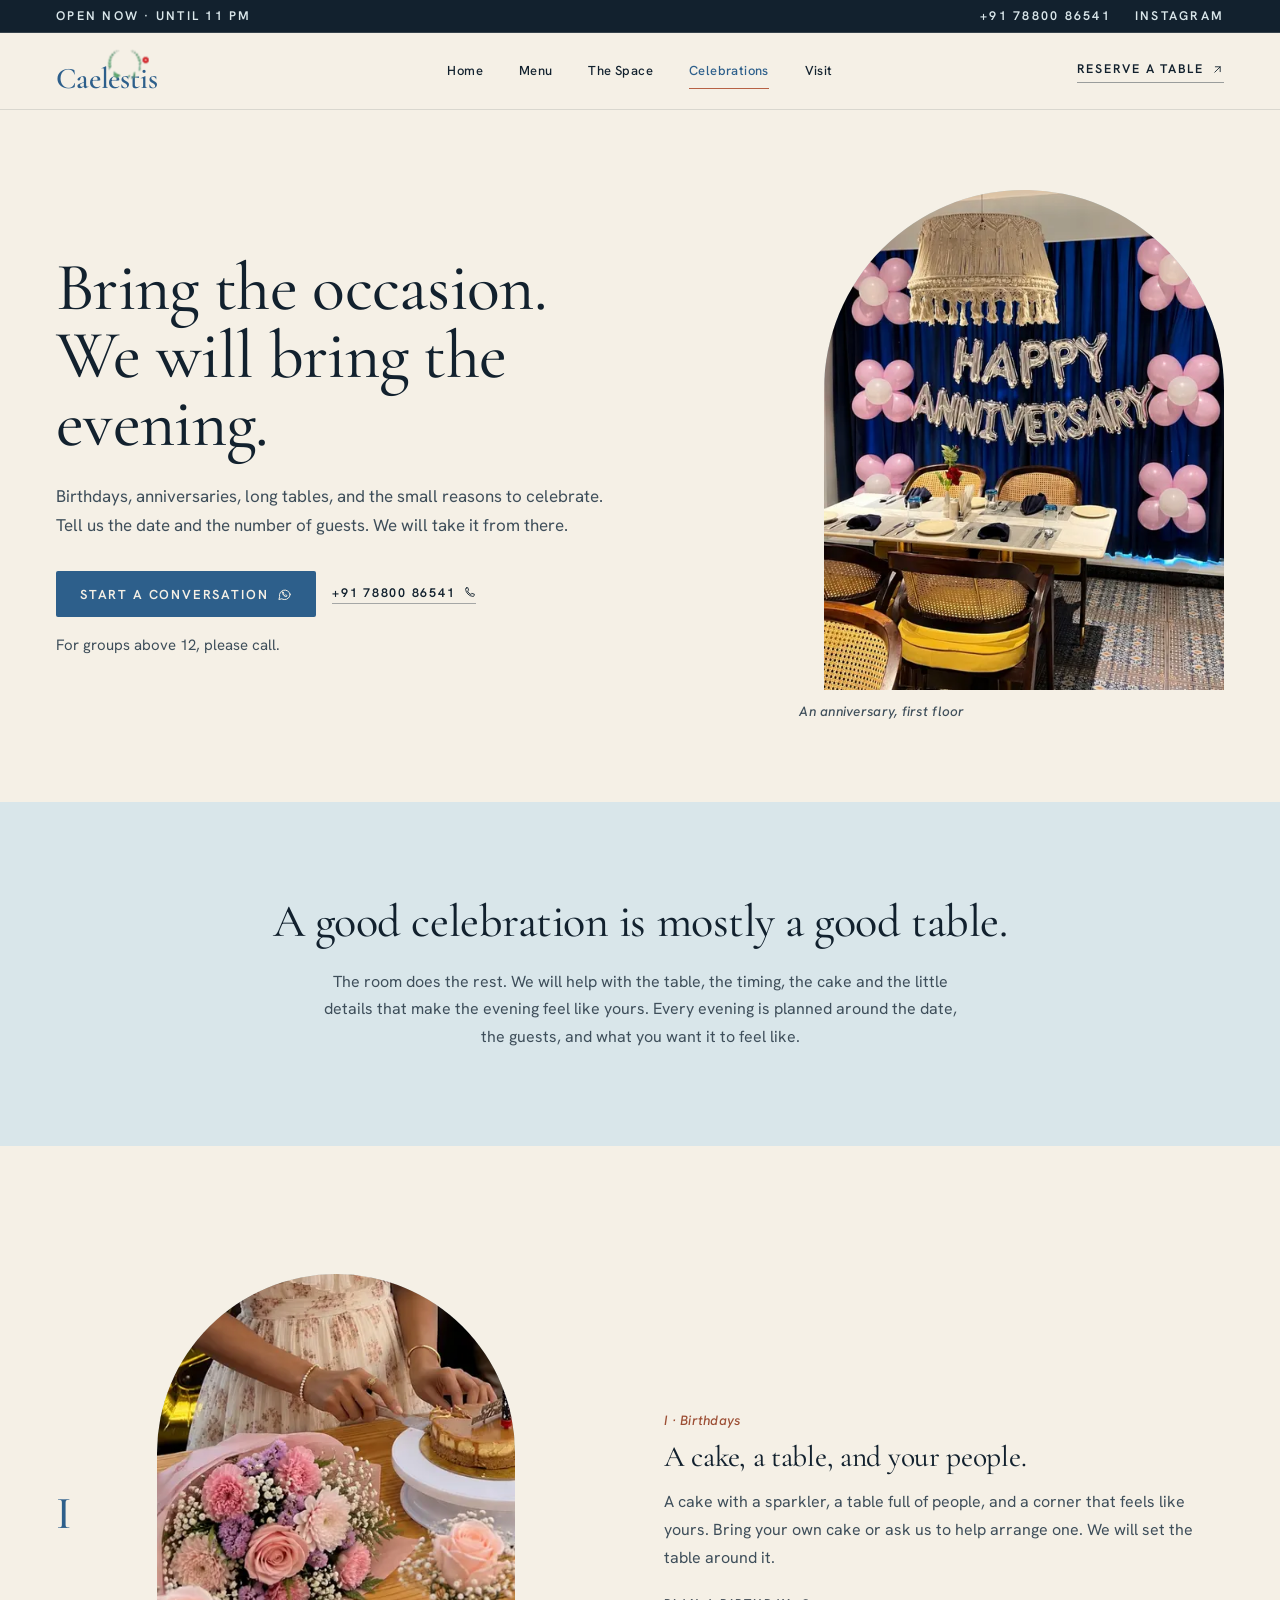
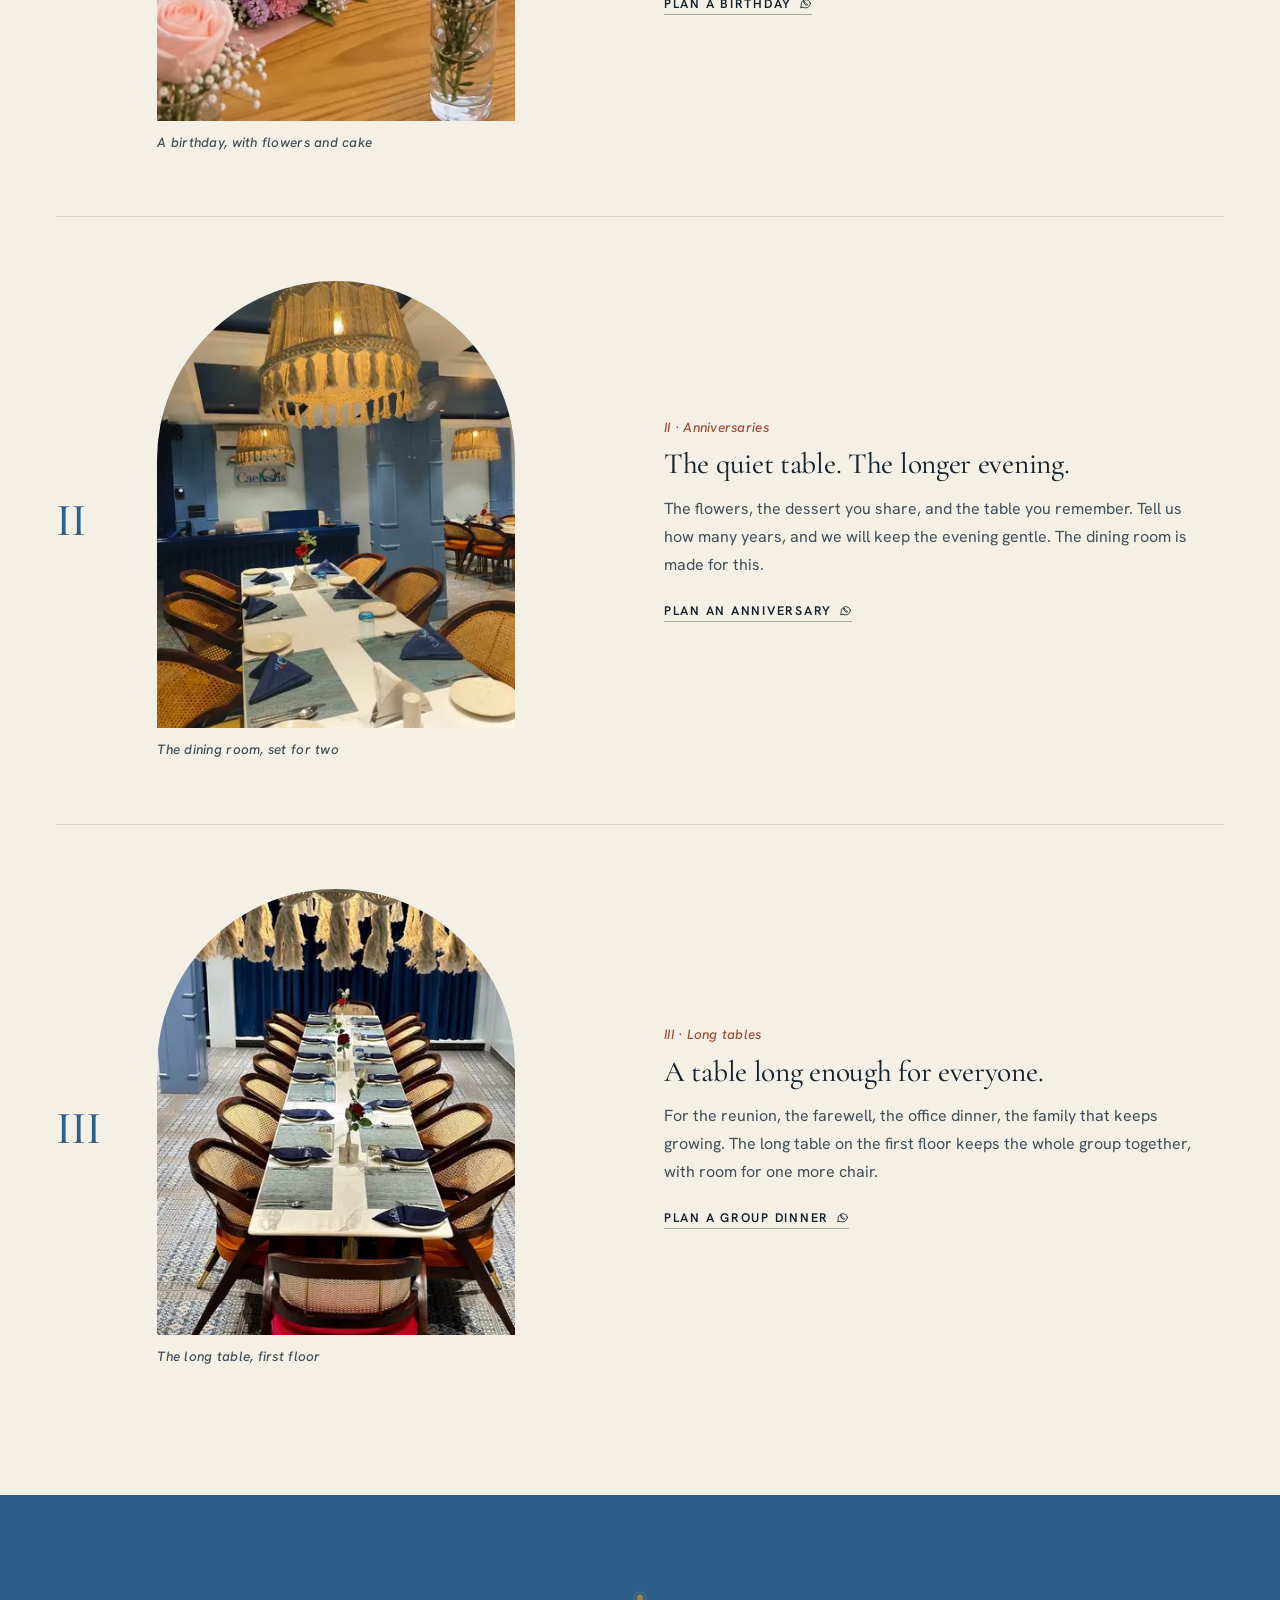
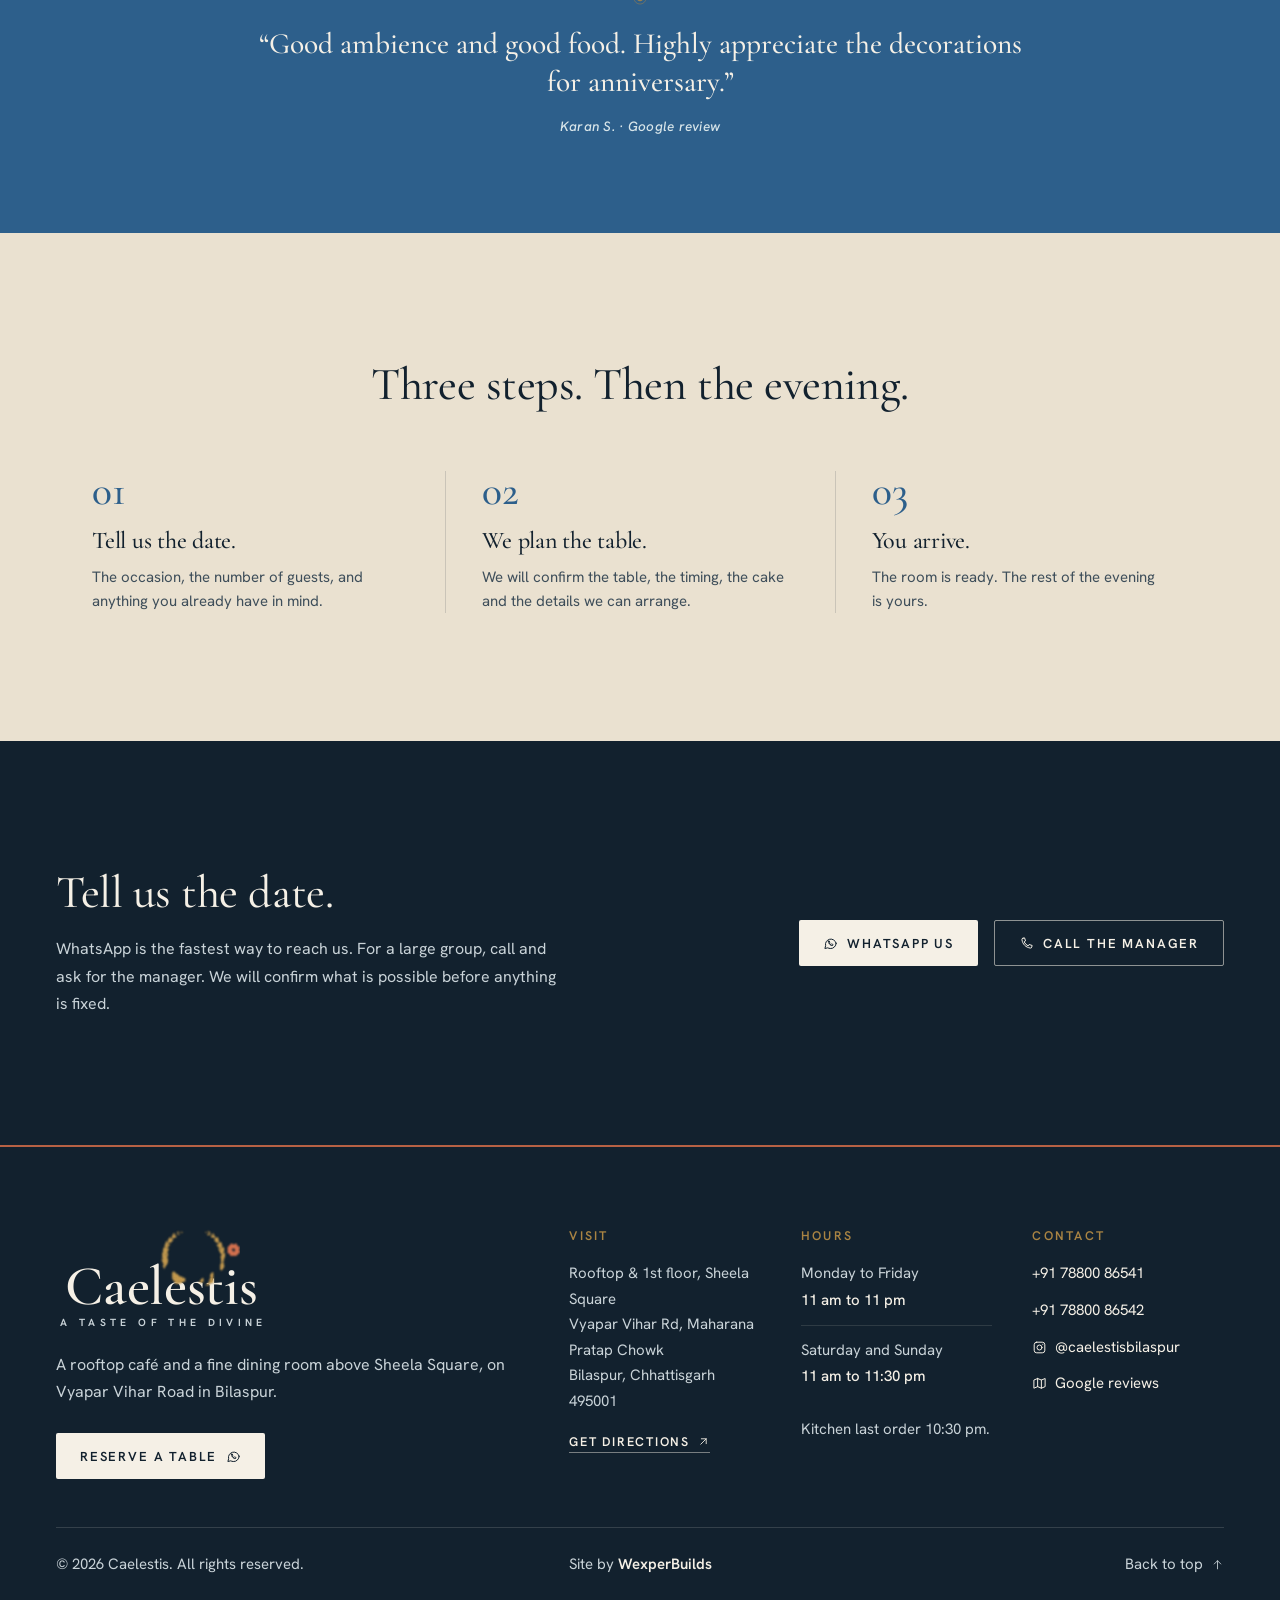
<file: celebrations/index.html>
<!DOCTYPE html><html lang="en"><head><meta charset="utf-8"><meta name="viewport" content="width=device-width, initial-scale=1, viewport-fit=cover"><title>Celebrations | Caelestis Rooftop &amp; Fine Dine, Bilaspur</title><meta name="description" content="Plan a birthday, anniversary or long table at Caelestis in Bilaspur. A rooftop and a fine dining room for the evenings that deserve a little more."><meta name="generator" content="Astro v7.4.1"><meta name="theme-color" content="#12212E"><link rel="icon" type="image/svg+xml" href="/favicon.svg"><link rel="apple-touch-icon" href="/apple-touch-icon.png"><meta property="og:type" content="website"><meta property="og:site_name" content="Caelestis"><meta property="og:locale" content="en_IN"><meta property="og:title" content="Celebrations | Caelestis Rooftop &amp; Fine Dine, Bilaspur"><meta property="og:description" content="Plan a birthday, anniversary or long table at Caelestis in Bilaspur. A rooftop and a fine dining room for the evenings that deserve a little more."><meta property="og:image" content="/og.jpg"><meta property="og:image:width" content="1200"><meta property="og:image:height" content="630"><meta property="og:image:alt" content="The Caelestis rooftop at sunset, with tables set under the pergola."><meta name="twitter:card" content="summary_large_image"><meta name="twitter:title" content="Celebrations | Caelestis Rooftop &amp; Fine Dine, Bilaspur"><meta name="twitter:description" content="Plan a birthday, anniversary or long table at Caelestis in Bilaspur. A rooftop and a fine dining room for the evenings that deserve a little more."><meta name="twitter:image" content="/og.jpg"><script>
      document.documentElement.classList.add("js");
    </script><script type="application/ld+json">{"@context":"https://schema.org","@type":"Restaurant","name":"Caelestis Rooftop & Fine Dine Restaurant","alternateName":"Caelestis Bilaspur","description":"A rooftop café and a fine dining room on Vyapar Vihar Road, Bilaspur. North Indian, Italian, Continental, Japanese and Oriental, under one sky.","telephone":"+917880086541","servesCuisine":["North Indian","Italian","Continental","Japanese","Oriental"],"priceRange":"₹₹₹","image":"/og.jpg","hasMenu":"/menu","acceptsReservations":"https://wa.me/917880086541?text=Hi%20Caelestis%2C%20I%20would%20like%20to%20reserve%20a%20table.%20Date%3A%20___%2C%20time%3A%20___%2C%20guests%3A%20___.","address":{"@type":"PostalAddress","streetAddress":"Rooftop & 1st floor, Sheela Square building, Vyapar Vihar Rd, Maharana Pratap Chowk","addressLocality":"Bilaspur","addressRegion":"Chhattisgarh","postalCode":"495001","addressCountry":"IN"},"geo":{"@type":"GeoCoordinates","latitude":22.0725026,"longitude":82.1391564},"openingHoursSpecification":[{"@type":"OpeningHoursSpecification","dayOfWeek":["Monday","Tuesday","Wednesday","Thursday","Friday"],"opens":"11:00","closes":"23:00"},{"@type":"OpeningHoursSpecification","dayOfWeek":["Saturday","Sunday"],"opens":"11:00","closes":"23:30"}],"sameAs":["https://www.instagram.com/caelestisbilaspur/","https://www.google.com/maps/place/Caelestis+Rooftop+%26+Fine+Dine+Restaurant/@22.0725026,82.1365815,17z/data=!3m1!4b1!4m6!3m5!1s0x3a280b747d9b06c1:0xebc608e771ac2818!8m2!3d22.0725026!4d82.1391564!16s%2Fg%2F11sf10b1d5"]}</script><link rel="stylesheet" href="/_astro/Base.CIXomMjN.css"></head><body id="top" class="min-h-screen bg-paper text-ink"><a class="skip-link" href="#main">Skip to content</a><header class="site-header" data-header><div class="header-strip"><div class="wrap flex h-8 items-center justify-between gap-6"><p class="label text-sky" data-open-status aria-live="polite">Open daily from 11 am</p><div class="flex items-center gap-6"><a href="tel:+917880086541" class="label text-sky transition-colors hover:text-brass">+91 78800 86541</a><a href="https://www.instagram.com/caelestisbilaspur/" target="_blank" rel="noopener" class="label text-sky transition-colors hover:text-brass">Instagram</a></div></div></div><div class="wrap grid h-16 grid-cols-[1fr_auto] items-center lg:h-[76px] lg:grid-cols-[1fr_auto_1fr]"><a href="/" class="flex items-center justify-self-start" aria-label="Caelestis, home"><span class="logo text-[27px] lg:text-[30px]"><span class="logo-word">Caelestis<img class="logo-wreath" src="/_astro/logo-ornament.w9wH181q.png" alt="" width="99" height="74" loading="eager" decoding="async"></span></span></a><nav class="hidden items-center gap-9 lg:flex" aria-label="Primary"><a href="/" class="nav-link">Home</a><a href="/menu" class="nav-link">Menu</a><a href="/#the-space" class="nav-link">The Space</a><a href="/celebrations" class="nav-link is-active" aria-current="page">Celebrations</a><a href="/visit" class="nav-link">Visit</a></nav><div class="hidden items-center justify-end lg:flex"><a href="https://wa.me/917880086541?text=Hi%20Caelestis%2C%20I%20would%20like%20to%20reserve%20a%20table.%20Date%3A%20___%2C%20time%3A%20___%2C%20guests%3A%20___." target="_blank" rel="noopener" class="header-cta" aria-label="Reserve a table on WhatsApp">Reserve a table<svg xmlns="http://www.w3.org/2000/svg" viewBox="0 0 24 24" width="13" height="13" class fill="none" stroke="currentColor" stroke-width="1.6" stroke-linecap="round" stroke-linejoin="round" aria-hidden="true" focusable="false"><path d="M7 17 17 7"></path><path d="M8 7h9v9"></path></svg></a></div><button type="button" class="group flex size-11 items-center justify-center justify-self-end rounded-full text-ink transition-[background-color,color] duration-300 group-active:bg-paper-deep group-active:text-terracotta-deep group-active:duration-150 focus-visible:bg-paper-deep focus-visible:text-terracotta-deep focus-visible:outline-none focus-visible:ring-2 focus-visible:ring-terracotta/50 focus-visible:ring-offset-2 focus-visible:ring-offset-paper lg:hidden" data-menu-open aria-controls="mobile-menu" aria-expanded="false" aria-label="Open menu"><span class="relative block h-4 w-6 transition-transform duration-200 ease-out group-active:scale-95" aria-hidden="true"><span class="menu-line absolute left-0 top-0 h-[1.5px] w-full transition-transform duration-300 ease-out group-hover:translate-x-[2.5px] group-active:translate-y-[2.5px]"></span><span class="menu-line absolute left-0 top-[7px] h-[1.5px] w-full transition-transform duration-300 ease-out group-active:scale-x-[0.92]"></span><span class="menu-line absolute bottom-0 left-0 h-[1.5px] w-full transition-transform duration-300 ease-out group-hover:-translate-x-[2.5px] group-active:-translate-y-[2.5px]"></span></span></button></div></header><div id="mobile-menu" class="fixed inset-0 z-[60] hidden bg-paper text-ink" role="dialog" aria-modal="true" aria-label="Site menu" data-menu><div class="menu-panel flex h-full flex-col"><div class="wrap flex h-16 shrink-0 items-center justify-between border-b border-ink/10"><a href="/" class="flex items-center" aria-label="Caelestis, home"><span class="logo text-[26px]"><span class="logo-word">Caelestis<img class="logo-wreath" src="/_astro/logo-ornament.w9wH181q.png" alt="" width="99" height="74" loading="eager" decoding="async"></span></span></a><button type="button" class="group flex size-11 items-center justify-center rounded-full text-ink transition-[background-color,color] duration-300 hover:bg-paper-deep hover:text-terracotta-deep active:bg-paper-deep active:text-terracotta-deep active:duration-150 focus-visible:bg-paper-deep focus-visible:text-terracotta-deep focus-visible:outline-none focus-visible:ring-2 focus-visible:ring-terracotta/50 focus-visible:ring-offset-2 focus-visible:ring-offset-paper" data-menu-close aria-label="Close menu"><svg xmlns="http://www.w3.org/2000/svg" viewBox="0 0 24 24" width="22" height="22" class="menu-close-icon" fill="none" stroke="currentColor" stroke-width="1.6" stroke-linecap="round" stroke-linejoin="round" aria-hidden="true" focusable="false"><path d="m6 6 12 12"></path><path d="M18 6 6 18"></path></svg></button></div><div class="wrap flex flex-1 flex-col justify-between overflow-y-auto py-8"><nav aria-label="Mobile"><ul class="border-t border-ink/12"><li class="border-b border-ink/12" style="--i:0"><a href="/" class="group flex items-baseline justify-between gap-6 py-5" data-menu-link><span class="font-display text-[clamp(2.1rem,9vw,3.1rem)] leading-none tracking-[-0.02em] transition-colors group-hover:text-cornflower">Home</span><span class="folio shrink-0 text-terracotta-deep">01</span></a></li><li class="border-b border-ink/12" style="--i:1"><a href="/menu" class="group flex items-baseline justify-between gap-6 py-5" data-menu-link><span class="font-display text-[clamp(2.1rem,9vw,3.1rem)] leading-none tracking-[-0.02em] transition-colors group-hover:text-cornflower">Menu</span><span class="folio shrink-0 text-terracotta-deep">02</span></a></li><li class="border-b border-ink/12" style="--i:2"><a href="/#the-space" class="group flex items-baseline justify-between gap-6 py-5" data-menu-link><span class="font-display text-[clamp(2.1rem,9vw,3.1rem)] leading-none tracking-[-0.02em] transition-colors group-hover:text-cornflower">The Space</span><span class="folio shrink-0 text-terracotta-deep">03</span></a></li><li class="border-b border-ink/12" style="--i:3"><a href="/celebrations" class="group flex items-baseline justify-between gap-6 py-5" data-menu-link><span class="font-display text-[clamp(2.1rem,9vw,3.1rem)] leading-none tracking-[-0.02em] transition-colors group-hover:text-cornflower">Celebrations</span><span class="folio shrink-0 text-terracotta-deep">04</span></a></li><li class="border-b border-ink/12" style="--i:4"><a href="/visit" class="group flex items-baseline justify-between gap-6 py-5" data-menu-link><span class="font-display text-[clamp(2.1rem,9vw,3.1rem)] leading-none tracking-[-0.02em] transition-colors group-hover:text-cornflower">Visit</span><span class="folio shrink-0 text-terracotta-deep">05</span></a></li></ul></nav><div class="mt-10 space-y-8 pb-2"><a href="https://wa.me/917880086541?text=Hi%20Caelestis%2C%20I%20would%20like%20to%20reserve%20a%20table.%20Date%3A%20___%2C%20time%3A%20___%2C%20guests%3A%20___." target="_blank" rel="noopener" class="btn btn-primary w-full">Reserve a table</a><div class="space-y-4"><p class="label text-terracotta-deep">A Taste of the Divine</p><div class="grid gap-2.5 text-[16px] leading-relaxed text-ink-soft"><a href="tel:+917880086541" class="w-fit hover:text-cornflower">+91 78800 86541</a><a href="tel:+917880086542" class="w-fit hover:text-cornflower">+91 78800 86542</a><a href="https://www.instagram.com/caelestisbilaspur/" target="_blank" rel="noopener" class="inline-flex w-fit items-center gap-2 hover:text-cornflower"><svg xmlns="http://www.w3.org/2000/svg" viewBox="0 0 24 24" width="15" height="15" class fill="none" stroke="currentColor" stroke-width="1.6" stroke-linecap="round" stroke-linejoin="round" aria-hidden="true" focusable="false"><rect x="3.5" y="3.5" width="17" height="17" rx="4"></rect><circle cx="12" cy="12" r="4"></circle><circle cx="17.2" cy="6.8" r=".9" fill="currentColor" stroke="none"></circle></svg>@caelestisbilaspur</a><p class="max-w-[32ch]">Rooftop &amp; 1st floor, Sheela Square, Vyapar Vihar Rd, Maharana Pratap Chowk, Bilaspur</p><p class="label text-terracotta-deep" data-open-status aria-live="polite">Open daily from 11 am</p></div></div></div></div></div></div><main id="main" tabindex="-1" class="pt-[var(--header-h)]"><section class="bg-paper"><div class="wrap grid gap-12 py-12 md:py-20 lg:grid-cols-12 lg:gap-16"><div class="text-center lg:col-span-6 lg:self-center lg:text-left"><h1 data-rise class="display text-[clamp(2.45rem,5.4vw,4.25rem)] text-ink">Bring the occasion. <br class="hidden lg:block">We will bring the evening.</h1><p data-rise class="mx-auto mt-6 max-w-[35rem] text-[17px] leading-[1.7] text-ink-soft lg:mx-0" style="--rise-delay: 130ms">Birthdays, anniversaries, long tables, and the small reasons to celebrate. Tell us the date and the number of guests. We will take it from there.</p><div data-rise class="mt-8 flex flex-col items-center gap-4 sm:flex-row sm:justify-center lg:justify-start" style="--rise-delay: 260ms"><a href="https://wa.me/917880086541?text=Hi%20Caelestis%2C%20I%20would%20like%20to%20plan%20a%20celebration.%20Occasion%3A%20___%2C%20date%3A%20___%2C%20guests%3A%20___.%20Could%20you%20help%20me%20with%20the%20table%20and%20the%20details%3F" target="_blank" rel="noopener" class="btn btn-primary w-full sm:w-auto">Start a conversation<svg xmlns="http://www.w3.org/2000/svg" viewBox="0 0 24 24" width="15" height="15" class fill="none" stroke="currentColor" stroke-width="1.6" stroke-linecap="round" stroke-linejoin="round" aria-hidden="true" focusable="false"><path d="M21 11.6a8.5 8.5 0 0 1-9.4 8.4 8.8 8.8 0 0 1-4-1.1L3 20l1.2-4.4A8.5 8.5 0 1 1 21 11.6Z"></path><path d="M8.4 8.3c.2-.4.4-.5.7-.5h.5c.2 0 .4.1.5.4l.7 1.6c.1.2 0 .4-.1.6l-.5.6c-.1.2-.2.4 0 .6.4.7 1.1 1.5 1.9 1.8.3.1.4.1.6-.1l.6-.6c.2-.2.4-.2.6-.1l1.6.7c.3.1.4.3.4.5v.6c0 .3-.1.5-.4.7-.4.2-.9.3-1.4.2-2.4-.5-4.4-2.5-4.9-4.9-.1-.6 0-1.1.3-1.6Z"></path></svg></a><a href="tel:+917880086541" class="link-line">+91 78800 86541<svg xmlns="http://www.w3.org/2000/svg" viewBox="0 0 24 24" width="13" height="13" class fill="none" stroke="currentColor" stroke-width="1.6" stroke-linecap="round" stroke-linejoin="round" aria-hidden="true" focusable="false"><path d="M6.3 3.6 8.9 3l1.5 4.9-2.2 1.4a13.5 13.5 0 0 0 6.5 6.5l1.4-2.2 4.9 1.5-.6 2.6a2 2 0 0 1-2.2 1.6C10.9 18.3 5.7 13.1 4.7 5.8a2 2 0 0 1 1.6-2.2Z"></path></svg></a></div><p class="mt-4 text-[15px] leading-relaxed text-ink-soft">For groups above 12, please call.</p></div><div class="lg:col-span-5 lg:col-start-8" data-reveal><div class="arch depth mx-auto aspect-[4/5] max-w-[400px] lg:mx-0 lg:ml-auto"><img src="/_astro/anniversary.Dqen8QKE_Z2pllq6.webp" srcset="/_astro/anniversary.Dqen8QKE_Z2mfqXT.webp 500w, /_astro/anniversary.Dqen8QKE_ZHPCYd.webp 750w, /_astro/anniversary.Dqen8QKE_2tg0cT.webp 1000w" alt="A table set for an anniversary at Caelestis, with pink balloons and a deep blue curtain behind." sizes="(min-width: 1024px) 36vw, 84vw" loading="eager" fetchpriority="high" decoding="async" width="1350" height="1688" class="img-settle h-full w-full object-cover"></div><p class="folio mx-auto mt-3 max-w-[400px] text-ink-soft lg:ml-auto">An anniversary, first floor</p></div></div></section><section class="bg-sky"><div class="wrap section-tight"><div class="mx-auto max-w-3xl text-center" data-reveal><h2 class="display display-lg text-ink">A good celebration is mostly a good table.</h2><p class="mx-auto mt-6 max-w-[40rem] text-[16px] leading-[1.72] text-ink-soft">The room does the rest. We will help with the table, the timing, the cake and the little details that make the evening feel like yours. Every evening is planned around the date, the guests, and what you want it to feel like.</p></div></div></section><section class="bg-paper"><div class="wrap section"><article id="birthdays" class="grid scroll-mt-32 gap-8 md:grid-cols-12 md:gap-12"><p class="hidden font-display display-lg leading-none text-cornflower md:col-span-1 md:block md:self-center" aria-hidden="true">I</p><div class="md:col-span-4" data-reveal><div class="arch depth mx-auto aspect-[4/3] max-w-[460px] md:aspect-[4/5] md:max-w-none"><img src="/_astro/celebration-cake.CQmcDeoQ_ZLARE8.webp" srcset="/_astro/celebration-cake.CQmcDeoQ_Zv3NvT.webp 400w, /_astro/celebration-cake.CQmcDeoQ_ZF1IOU.webp 600w, /_astro/celebration-cake.CQmcDeoQ_1OgWKD.webp 810w" alt="A birthday cake with a sparkler on a table at Caelestis, with a bouquet of pink flowers beside it." sizes="(min-width: 1024px) 28vw, (min-width: 768px) 32vw, 88vw" loading="lazy" decoding="async" width="1350" height="1688" class="img-settle h-full w-full object-cover"></div><p class="folio mt-3 text-center text-ink-soft md:text-left">A birthday, with flowers and cake</p></div><div class="text-center md:col-span-6 md:col-start-7 md:self-center md:text-left" data-reveal style="--reveal-delay: 80ms"><p class="folio text-terracotta-deep">I · Birthdays</p><h3 class="display mt-3 display-md text-ink">A cake, a table, and your people.</h3><p class="mx-auto mt-4 max-w-[34rem] text-[16px] leading-[1.75] text-ink-soft md:mx-0">A cake with a sparkler, a table full of people, and a corner that feels like yours. Bring your own cake or ask us to help arrange one. We will set the table around it.</p><a href="https://wa.me/917880086541?text=Hi%20Caelestis%2C%20I%20would%20like%20to%20plan%20a%20birthday.%20Date%3A%20___%2C%20guests%3A%20___.%20Could%20you%20help%20me%20with%20the%20table%20and%20the%20cake%3F" target="_blank" rel="noopener" class="link-line mt-6">Plan a birthday<svg xmlns="http://www.w3.org/2000/svg" viewBox="0 0 24 24" width="13" height="13" class fill="none" stroke="currentColor" stroke-width="1.6" stroke-linecap="round" stroke-linejoin="round" aria-hidden="true" focusable="false"><path d="M21 11.6a8.5 8.5 0 0 1-9.4 8.4 8.8 8.8 0 0 1-4-1.1L3 20l1.2-4.4A8.5 8.5 0 1 1 21 11.6Z"></path><path d="M8.4 8.3c.2-.4.4-.5.7-.5h.5c.2 0 .4.1.5.4l.7 1.6c.1.2 0 .4-.1.6l-.5.6c-.1.2-.2.4 0 .6.4.7 1.1 1.5 1.9 1.8.3.1.4.1.6-.1l.6-.6c.2-.2.4-.2.6-.1l1.6.7c.3.1.4.3.4.5v.6c0 .3-.1.5-.4.7-.4.2-.9.3-1.4.2-2.4-.5-4.4-2.5-4.9-4.9-.1-.6 0-1.1.3-1.6Z"></path></svg></a></div></article><article id="anniversaries" class="grid scroll-mt-32 gap-8 md:grid-cols-12 md:gap-12 mt-12 border-t border-ink/12 pt-12 md:mt-16 md:pt-16"><p class="hidden font-display display-lg leading-none text-cornflower md:col-span-1 md:block md:self-center" aria-hidden="true">II</p><div class="md:col-span-4" data-reveal><div class="arch depth mx-auto aspect-[4/3] max-w-[460px] md:aspect-[4/5] md:max-w-none"><img src="/_astro/dining-room.DvziyieJ_Z25yPSF.webp" srcset="/_astro/dining-room.DvziyieJ_ZGftYm.webp 400w, /_astro/dining-room.DvziyieJ_Z238IGq.webp 600w, /_astro/dining-room.DvziyieJ_Z25yPSF.webp 810w" alt="A set table for two in the Caelestis dining room, under fringed lamps and a navy ceiling." sizes="(min-width: 1024px) 28vw, (min-width: 768px) 32vw, 88vw" loading="lazy" decoding="async" width="810" height="1080" class="img-settle h-full w-full object-cover"></div><p class="folio mt-3 text-center text-ink-soft md:text-left">The dining room, set for two</p></div><div class="text-center md:col-span-6 md:col-start-7 md:self-center md:text-left" data-reveal style="--reveal-delay: 80ms"><p class="folio text-terracotta-deep">II · Anniversaries</p><h3 class="display mt-3 display-md text-ink">The quiet table. The longer evening.</h3><p class="mx-auto mt-4 max-w-[34rem] text-[16px] leading-[1.75] text-ink-soft md:mx-0">The flowers, the dessert you share, and the table you remember. Tell us how many years, and we will keep the evening gentle. The dining room is made for this.</p><a href="https://wa.me/917880086541?text=Hi%20Caelestis%2C%20I%20would%20like%20to%20plan%20an%20anniversary%20dinner.%20Date%3A%20___%2C%20guests%3A%20___.%20Could%20you%20help%20me%20with%20the%20table%20and%20the%20decorations%3F" target="_blank" rel="noopener" class="link-line mt-6">Plan an anniversary<svg xmlns="http://www.w3.org/2000/svg" viewBox="0 0 24 24" width="13" height="13" class fill="none" stroke="currentColor" stroke-width="1.6" stroke-linecap="round" stroke-linejoin="round" aria-hidden="true" focusable="false"><path d="M21 11.6a8.5 8.5 0 0 1-9.4 8.4 8.8 8.8 0 0 1-4-1.1L3 20l1.2-4.4A8.5 8.5 0 1 1 21 11.6Z"></path><path d="M8.4 8.3c.2-.4.4-.5.7-.5h.5c.2 0 .4.1.5.4l.7 1.6c.1.2 0 .4-.1.6l-.5.6c-.1.2-.2.4 0 .6.4.7 1.1 1.5 1.9 1.8.3.1.4.1.6-.1l.6-.6c.2-.2.4-.2.6-.1l1.6.7c.3.1.4.3.4.5v.6c0 .3-.1.5-.4.7-.4.2-.9.3-1.4.2-2.4-.5-4.4-2.5-4.9-4.9-.1-.6 0-1.1.3-1.6Z"></path></svg></a></div></article><article id="long-tables" class="grid scroll-mt-32 gap-8 md:grid-cols-12 md:gap-12 mt-12 border-t border-ink/12 pt-12 md:mt-16 md:pt-16"><p class="hidden font-display display-lg leading-none text-cornflower md:col-span-1 md:block md:self-center" aria-hidden="true">III</p><div class="md:col-span-4" data-reveal><div class="arch depth mx-auto aspect-[4/3] max-w-[460px] md:aspect-[4/5] md:max-w-none"><img src="/_astro/long-table.BXyzBmYa_ZzuPNi.webp" srcset="/_astro/long-table.BXyzBmYa_ZmHsc3.webp 400w, /_astro/long-table.BXyzBmYa_sCuxo.webp 600w, /_astro/long-table.BXyzBmYa_ZzuPNi.webp 810w" alt="The long table at Caelestis, set with navy napkins and cane chairs for a group dinner." sizes="(min-width: 1024px) 28vw, (min-width: 768px) 32vw, 88vw" loading="lazy" decoding="async" width="810" height="1080" class="img-settle h-full w-full object-cover"></div><p class="folio mt-3 text-center text-ink-soft md:text-left">The long table, first floor</p></div><div class="text-center md:col-span-6 md:col-start-7 md:self-center md:text-left" data-reveal style="--reveal-delay: 80ms"><p class="folio text-terracotta-deep">III · Long tables</p><h3 class="display mt-3 display-md text-ink">A table long enough for everyone.</h3><p class="mx-auto mt-4 max-w-[34rem] text-[16px] leading-[1.75] text-ink-soft md:mx-0">For the reunion, the farewell, the office dinner, the family that keeps growing. The long table on the first floor keeps the whole group together, with room for one more chair.</p><a href="https://wa.me/917880086541?text=Hi%20Caelestis%2C%20I%20would%20like%20to%20plan%20a%20group%20dinner.%20Date%3A%20___%2C%20guests%3A%20___.%20Could%20you%20help%20me%20with%20a%20long%20table%3F" target="_blank" rel="noopener" class="link-line mt-6">Plan a group dinner<svg xmlns="http://www.w3.org/2000/svg" viewBox="0 0 24 24" width="13" height="13" class fill="none" stroke="currentColor" stroke-width="1.6" stroke-linecap="round" stroke-linejoin="round" aria-hidden="true" focusable="false"><path d="M21 11.6a8.5 8.5 0 0 1-9.4 8.4 8.8 8.8 0 0 1-4-1.1L3 20l1.2-4.4A8.5 8.5 0 1 1 21 11.6Z"></path><path d="M8.4 8.3c.2-.4.4-.5.7-.5h.5c.2 0 .4.1.5.4l.7 1.6c.1.2 0 .4-.1.6l-.5.6c-.1.2-.2.4 0 .6.4.7 1.1 1.5 1.9 1.8.3.1.4.1.6-.1l.6-.6c.2-.2.4-.2.6-.1l1.6.7c.3.1.4.3.4.5v.6c0 .3-.1.5-.4.7-.4.2-.9.3-1.4.2-2.4-.5-4.4-2.5-4.9-4.9-.1-.6 0-1.1.3-1.6Z"></path></svg></a></div></article></div></section><section class="bg-cornflower text-paper"><div class="wrap section-tight"><figure class="mx-auto max-w-3xl text-center" data-reveal><svg xmlns="http://www.w3.org/2000/svg" viewBox="0 0 24 24" width="14" height="14" class="mx-auto text-brass" aria-hidden="true" focusable="false"><circle cx="12" cy="12" r="10.4" fill="none" stroke="currentColor" stroke-width="1.1" opacity="0.75"></circle><circle cx="12" cy="12" r="5.4" fill="currentColor" opacity="0.9"></circle><circle cx="12" cy="12" r="2.1" fill="#A98443"></circle></svg><blockquote class="mt-5 font-display display-md leading-[1.3] text-paper">“Good ambience and good food. Highly appreciate the decorations for anniversary.”</blockquote><figcaption class="folio mt-4 text-sky">Karan S. · Google review</figcaption></figure></div></section><section class="bg-paper-deep"><div class="wrap section"><div class="mx-auto max-w-2xl text-center" data-reveal><h2 class="display display-lg text-ink">Three steps. Then the evening.</h2></div><div class="mt-12 grid gap-10 md:mt-16 md:grid-cols-3 md:gap-0"><div class="text-center md:px-9 md:text-left" data-reveal style="--reveal-delay: 0ms"><p class="font-display text-[2.6rem] leading-none text-cornflower">01</p><h3 class="display mt-4 text-[1.5rem] font-medium text-ink">Tell us the date.</h3><p class="mx-auto mt-3 max-w-[22rem] text-[15px] leading-relaxed text-ink-soft md:mx-0">The occasion, the number of guests, and anything you already have in mind.</p></div><div class="text-center md:px-9 md:text-left border-t border-ink/15 pt-8 md:border-t-0 md:border-l md:pt-0" data-reveal style="--reveal-delay: 80ms"><p class="font-display text-[2.6rem] leading-none text-cornflower">02</p><h3 class="display mt-4 text-[1.5rem] font-medium text-ink">We plan the table.</h3><p class="mx-auto mt-3 max-w-[22rem] text-[15px] leading-relaxed text-ink-soft md:mx-0">We will confirm the table, the timing, the cake and the details we can arrange.</p></div><div class="text-center md:px-9 md:text-left border-t border-ink/15 pt-8 md:border-t-0 md:border-l md:pt-0" data-reveal style="--reveal-delay: 160ms"><p class="font-display text-[2.6rem] leading-none text-cornflower">03</p><h3 class="display mt-4 text-[1.5rem] font-medium text-ink">You arrive.</h3><p class="mx-auto mt-3 max-w-[22rem] text-[15px] leading-relaxed text-ink-soft md:mx-0">The room is ready. The rest of the evening is yours.</p></div></div></div></section><section class="bg-ink text-paper"><div class="wrap section grid gap-10 lg:grid-cols-12 lg:gap-16"><div class="text-center lg:col-span-6 lg:text-left" data-reveal><h2 class="display display-lg">Tell us the date.</h2><p class="mx-auto mt-5 max-w-[32rem] text-[16px] leading-[1.7] text-paper-soft lg:mx-0">WhatsApp is the fastest way to reach us. For a large group, call and ask for the manager. We will confirm what is possible before anything is fixed.</p></div><div class="flex flex-col items-center justify-center gap-4 sm:flex-row lg:col-span-5 lg:col-start-8 lg:justify-end"><a href="https://wa.me/917880086541?text=Hi%20Caelestis%2C%20I%20would%20like%20to%20plan%20a%20celebration.%20Occasion%3A%20___%2C%20date%3A%20___%2C%20guests%3A%20___.%20Could%20you%20help%20me%20with%20the%20table%20and%20the%20details%3F" target="_blank" rel="noopener" class="btn btn-paper w-full sm:w-auto"><svg xmlns="http://www.w3.org/2000/svg" viewBox="0 0 24 24" width="15" height="15" class fill="none" stroke="currentColor" stroke-width="1.6" stroke-linecap="round" stroke-linejoin="round" aria-hidden="true" focusable="false"><path d="M21 11.6a8.5 8.5 0 0 1-9.4 8.4 8.8 8.8 0 0 1-4-1.1L3 20l1.2-4.4A8.5 8.5 0 1 1 21 11.6Z"></path><path d="M8.4 8.3c.2-.4.4-.5.7-.5h.5c.2 0 .4.1.5.4l.7 1.6c.1.2 0 .4-.1.6l-.5.6c-.1.2-.2.4 0 .6.4.7 1.1 1.5 1.9 1.8.3.1.4.1.6-.1l.6-.6c.2-.2.4-.2.6-.1l1.6.7c.3.1.4.3.4.5v.6c0 .3-.1.5-.4.7-.4.2-.9.3-1.4.2-2.4-.5-4.4-2.5-4.9-4.9-.1-.6 0-1.1.3-1.6Z"></path></svg>WhatsApp us</a><a href="tel:+917880086541" class="btn btn-outline-light w-full sm:w-auto"><svg xmlns="http://www.w3.org/2000/svg" viewBox="0 0 24 24" width="15" height="15" class fill="none" stroke="currentColor" stroke-width="1.6" stroke-linecap="round" stroke-linejoin="round" aria-hidden="true" focusable="false"><path d="M6.3 3.6 8.9 3l1.5 4.9-2.2 1.4a13.5 13.5 0 0 0 6.5 6.5l1.4-2.2 4.9 1.5-.6 2.6a2 2 0 0 1-2.2 1.6C10.9 18.3 5.7 13.1 4.7 5.8a2 2 0 0 1 1.6-2.2Z"></path></svg>Call the manager</a></div></div></section></main><footer id="site-footer" class="border-t-2 border-terracotta bg-ink text-paper"><div class="wrap pb-10 pt-14 md:pt-20"><div class="grid gap-12 lg:grid-cols-12 lg:gap-16"><div class="lg:col-span-5"><a href="/" class="inline-block w-fit" aria-label="Caelestis, A Taste of the Divine, back to the home page"><span class="logo logo--paper text-[clamp(2.5rem,5vw,3.5rem)]"><span class="logo-word">Caelestis<img class="logo-wreath" src="/_astro/logo-ornament-dark.84eLO9qw.png" alt="" width="99" height="74" loading="eager" decoding="async"></span> <span class="logo-tag">A Taste of the Divine</span></span></a><p class="mt-5 max-w-[30rem] text-[16px] leading-[1.7] text-paper-soft">A rooftop café and a fine dining room above Sheela Square, on Vyapar Vihar Road in Bilaspur.</p><a href="https://wa.me/917880086541?text=Hi%20Caelestis%2C%20I%20would%20like%20to%20reserve%20a%20table.%20Date%3A%20___%2C%20time%3A%20___%2C%20guests%3A%20___." target="_blank" rel="noopener" class="btn btn-paper mt-7">Reserve a table<svg xmlns="http://www.w3.org/2000/svg" viewBox="0 0 24 24" width="15" height="15" class fill="none" stroke="currentColor" stroke-width="1.6" stroke-linecap="round" stroke-linejoin="round" aria-hidden="true" focusable="false"><path d="M21 11.6a8.5 8.5 0 0 1-9.4 8.4 8.8 8.8 0 0 1-4-1.1L3 20l1.2-4.4A8.5 8.5 0 1 1 21 11.6Z"></path><path d="M8.4 8.3c.2-.4.4-.5.7-.5h.5c.2 0 .4.1.5.4l.7 1.6c.1.2 0 .4-.1.6l-.5.6c-.1.2-.2.4 0 .6.4.7 1.1 1.5 1.9 1.8.3.1.4.1.6-.1l.6-.6c.2-.2.4-.2.6-.1l1.6.7c.3.1.4.3.4.5v.6c0 .3-.1.5-.4.7-.4.2-.9.3-1.4.2-2.4-.5-4.4-2.5-4.9-4.9-.1-.6 0-1.1.3-1.6Z"></path></svg></a></div><div class="grid gap-10 sm:grid-cols-3 lg:col-span-7"><div><h2 class="label text-brass">Visit</h2><address class="mt-4 not-italic text-[15px] leading-[1.7] text-paper-soft">Rooftop &amp; 1st floor, Sheela Square<br>Vyapar Vihar Rd, Maharana Pratap Chowk<br>Bilaspur, Chhattisgarh 495001</address><a href="https://www.google.com/maps/dir/?api=1&amp;destination=Caelestis+Rooftop+%26+Fine+Dine+Restaurant%2C+Vyapar+Vihar+Rd%2C+Bilaspur" target="_blank" rel="noopener" class="link-line link-line--light mt-5">Get directions<svg xmlns="http://www.w3.org/2000/svg" viewBox="0 0 24 24" width="13" height="13" class fill="none" stroke="currentColor" stroke-width="1.6" stroke-linecap="round" stroke-linejoin="round" aria-hidden="true" focusable="false"><path d="M7 17 17 7"></path><path d="M8 7h9v9"></path></svg></a></div><div><h2 class="label text-brass">Hours</h2><dl class="mt-4 space-y-3"><div class="flex flex-col gap-0.5 border-b border-paper/12 pb-3 text-[15px] last:border-b-0"><dt class="text-paper-soft">Monday to Friday</dt><dd class="font-medium text-paper">11 am to 11 pm</dd></div><div class="flex flex-col gap-0.5 border-b border-paper/12 pb-3 text-[15px] last:border-b-0"><dt class="text-paper-soft">Saturday and Sunday</dt><dd class="font-medium text-paper">11 am to 11:30 pm</dd></div></dl><p class="mt-4 text-[15px] leading-relaxed text-paper-soft">Kitchen last order 10:30 pm.</p></div><div><h2 class="label text-brass">Contact</h2><div class="mt-4 grid gap-3 text-[15px]"><a href="tel:+917880086541" class="w-fit transition-colors hover:text-brass">+91 78800 86541</a><a href="tel:+917880086542" class="w-fit transition-colors hover:text-brass">+91 78800 86542</a><a href="https://www.instagram.com/caelestisbilaspur/" target="_blank" rel="noopener" class="inline-flex w-fit items-center gap-2 transition-colors hover:text-brass"><svg xmlns="http://www.w3.org/2000/svg" viewBox="0 0 24 24" width="15" height="15" class fill="none" stroke="currentColor" stroke-width="1.6" stroke-linecap="round" stroke-linejoin="round" aria-hidden="true" focusable="false"><rect x="3.5" y="3.5" width="17" height="17" rx="4"></rect><circle cx="12" cy="12" r="4"></circle><circle cx="17.2" cy="6.8" r=".9" fill="currentColor" stroke="none"></circle></svg>@caelestisbilaspur</a><a href="https://www.google.com/maps/place/Caelestis+Rooftop+%26+Fine+Dine+Restaurant/@22.0725026,82.1365815,17z/data=!3m1!4b1!4m6!3m5!1s0x3a280b747d9b06c1:0xebc608e771ac2818!8m2!3d22.0725026!4d82.1391564!16s%2Fg%2F11sf10b1d5" target="_blank" rel="noopener" class="inline-flex w-fit items-center gap-2 transition-colors hover:text-brass"><svg xmlns="http://www.w3.org/2000/svg" viewBox="0 0 24 24" width="15" height="15" class fill="none" stroke="currentColor" stroke-width="1.6" stroke-linecap="round" stroke-linejoin="round" aria-hidden="true" focusable="false"><path d="m9 4-6 2.5v13L9 17l6 2.5 6-2.5v-13L15 6.5 9 4Z"></path><path d="M9 4v13"></path><path d="M15 6.5v13"></path></svg>Google reviews</a></div></div></div></div><div class="mt-12 flex flex-col items-center gap-3 border-t border-paper/15 pt-6 text-center text-[15px] text-paper-soft sm:grid sm:grid-cols-[1fr_auto_1fr] sm:items-center sm:gap-8 sm:text-left"><p class="sm:justify-self-start">&copy; 2026 Caelestis. All rights reserved.</p><p>Site by <span class="font-semibold text-paper">WexperBuilds</span></p><a href="#top" class="inline-flex w-fit items-center gap-2 transition-colors hover:text-brass sm:justify-self-end">Back to top<svg xmlns="http://www.w3.org/2000/svg" viewBox="0 0 24 24" width="13" height="13" class="rotate-180" fill="none" stroke="currentColor" stroke-width="1.6" stroke-linecap="round" stroke-linejoin="round" aria-hidden="true" focusable="false"><path d="M12 4v15"></path><path d="m6 13 6 6 6-6"></path></svg></a></div></div></footer><div class="mobile-bar fixed inset-x-0 bottom-0 z-40 lg:hidden" data-mobile-bar><div class="grid grid-cols-3 border-t border-ink/15 bg-paper"><a href="tel:+917880086541" aria-label="Call Caelestis"><svg xmlns="http://www.w3.org/2000/svg" viewBox="0 0 24 24" width="18" height="18" class fill="none" stroke="currentColor" stroke-width="1.6" stroke-linecap="round" stroke-linejoin="round" aria-hidden="true" focusable="false"><path d="M6.3 3.6 8.9 3l1.5 4.9-2.2 1.4a13.5 13.5 0 0 0 6.5 6.5l1.4-2.2 4.9 1.5-.6 2.6a2 2 0 0 1-2.2 1.6C10.9 18.3 5.7 13.1 4.7 5.8a2 2 0 0 1 1.6-2.2Z"></path></svg>Call</a><a href="https://wa.me/917880086541?text=Hi%20Caelestis%2C%20I%20would%20like%20to%20check%20table%20availability.%20Date%3A%20___%2C%20time%3A%20___%2C%20guests%3A%20___." target="_blank" rel="noopener" aria-label="Message Caelestis on WhatsApp"><svg xmlns="http://www.w3.org/2000/svg" viewBox="0 0 24 24" width="18" height="18" class fill="none" stroke="currentColor" stroke-width="1.6" stroke-linecap="round" stroke-linejoin="round" aria-hidden="true" focusable="false"><path d="M21 11.6a8.5 8.5 0 0 1-9.4 8.4 8.8 8.8 0 0 1-4-1.1L3 20l1.2-4.4A8.5 8.5 0 1 1 21 11.6Z"></path><path d="M8.4 8.3c.2-.4.4-.5.7-.5h.5c.2 0 .4.1.5.4l.7 1.6c.1.2 0 .4-.1.6l-.5.6c-.1.2-.2.4 0 .6.4.7 1.1 1.5 1.9 1.8.3.1.4.1.6-.1l.6-.6c.2-.2.4-.2.6-.1l1.6.7c.3.1.4.3.4.5v.6c0 .3-.1.5-.4.7-.4.2-.9.3-1.4.2-2.4-.5-4.4-2.5-4.9-4.9-.1-.6 0-1.1.3-1.6Z"></path></svg>WhatsApp</a><a href="https://www.google.com/maps/dir/?api=1&amp;destination=Caelestis+Rooftop+%26+Fine+Dine+Restaurant%2C+Vyapar+Vihar+Rd%2C+Bilaspur" target="_blank" rel="noopener" aria-label="Get directions to Caelestis"><svg xmlns="http://www.w3.org/2000/svg" viewBox="0 0 24 24" width="18" height="18" class fill="none" stroke="currentColor" stroke-width="1.6" stroke-linecap="round" stroke-linejoin="round" aria-hidden="true" focusable="false"><path d="M12 21s7-6.1 7-11a7 7 0 1 0-14 0c0 4.9 7 11 7 11Z"></path><circle cx="12" cy="10" r="2.5"></circle></svg>Directions</a></div></div><div class="sticky-contacts" data-sticky-contacts><a href="https://wa.me/917880086541?text=Hi%20Caelestis%2C%20I%20would%20like%20to%20reserve%20a%20table.%20Date%3A%20___%2C%20time%3A%20___%2C%20guests%3A%20___." target="_blank" rel="noopener" aria-label="Message Caelestis on WhatsApp"><svg xmlns="http://www.w3.org/2000/svg" viewBox="0 0 24 24" width="21" height="21" class fill="none" stroke="currentColor" stroke-width="1.6" stroke-linecap="round" stroke-linejoin="round" aria-hidden="true" focusable="false"><path d="M21 11.6a8.5 8.5 0 0 1-9.4 8.4 8.8 8.8 0 0 1-4-1.1L3 20l1.2-4.4A8.5 8.5 0 1 1 21 11.6Z"></path><path d="M8.4 8.3c.2-.4.4-.5.7-.5h.5c.2 0 .4.1.5.4l.7 1.6c.1.2 0 .4-.1.6l-.5.6c-.1.2-.2.4 0 .6.4.7 1.1 1.5 1.9 1.8.3.1.4.1.6-.1l.6-.6c.2-.2.4-.2.6-.1l1.6.7c.3.1.4.3.4.5v.6c0 .3-.1.5-.4.7-.4.2-.9.3-1.4.2-2.4-.5-4.4-2.5-4.9-4.9-.1-.6 0-1.1.3-1.6Z"></path></svg></a><a href="https://www.instagram.com/caelestisbilaspur/" target="_blank" rel="noopener" aria-label="Caelestis on Instagram"><svg xmlns="http://www.w3.org/2000/svg" viewBox="0 0 24 24" width="20" height="20" class fill="none" stroke="currentColor" stroke-width="1.6" stroke-linecap="round" stroke-linejoin="round" aria-hidden="true" focusable="false"><rect x="3.5" y="3.5" width="17" height="17" rx="4"></rect><circle cx="12" cy="12" r="4"></circle><circle cx="17.2" cy="6.8" r=".9" fill="currentColor" stroke="none"></circle></svg></a></div><script type="module" src="/_astro/Base.astro_astro_type_script_index_0_lang.DiypXL62.js"></script></body></html>
</file>
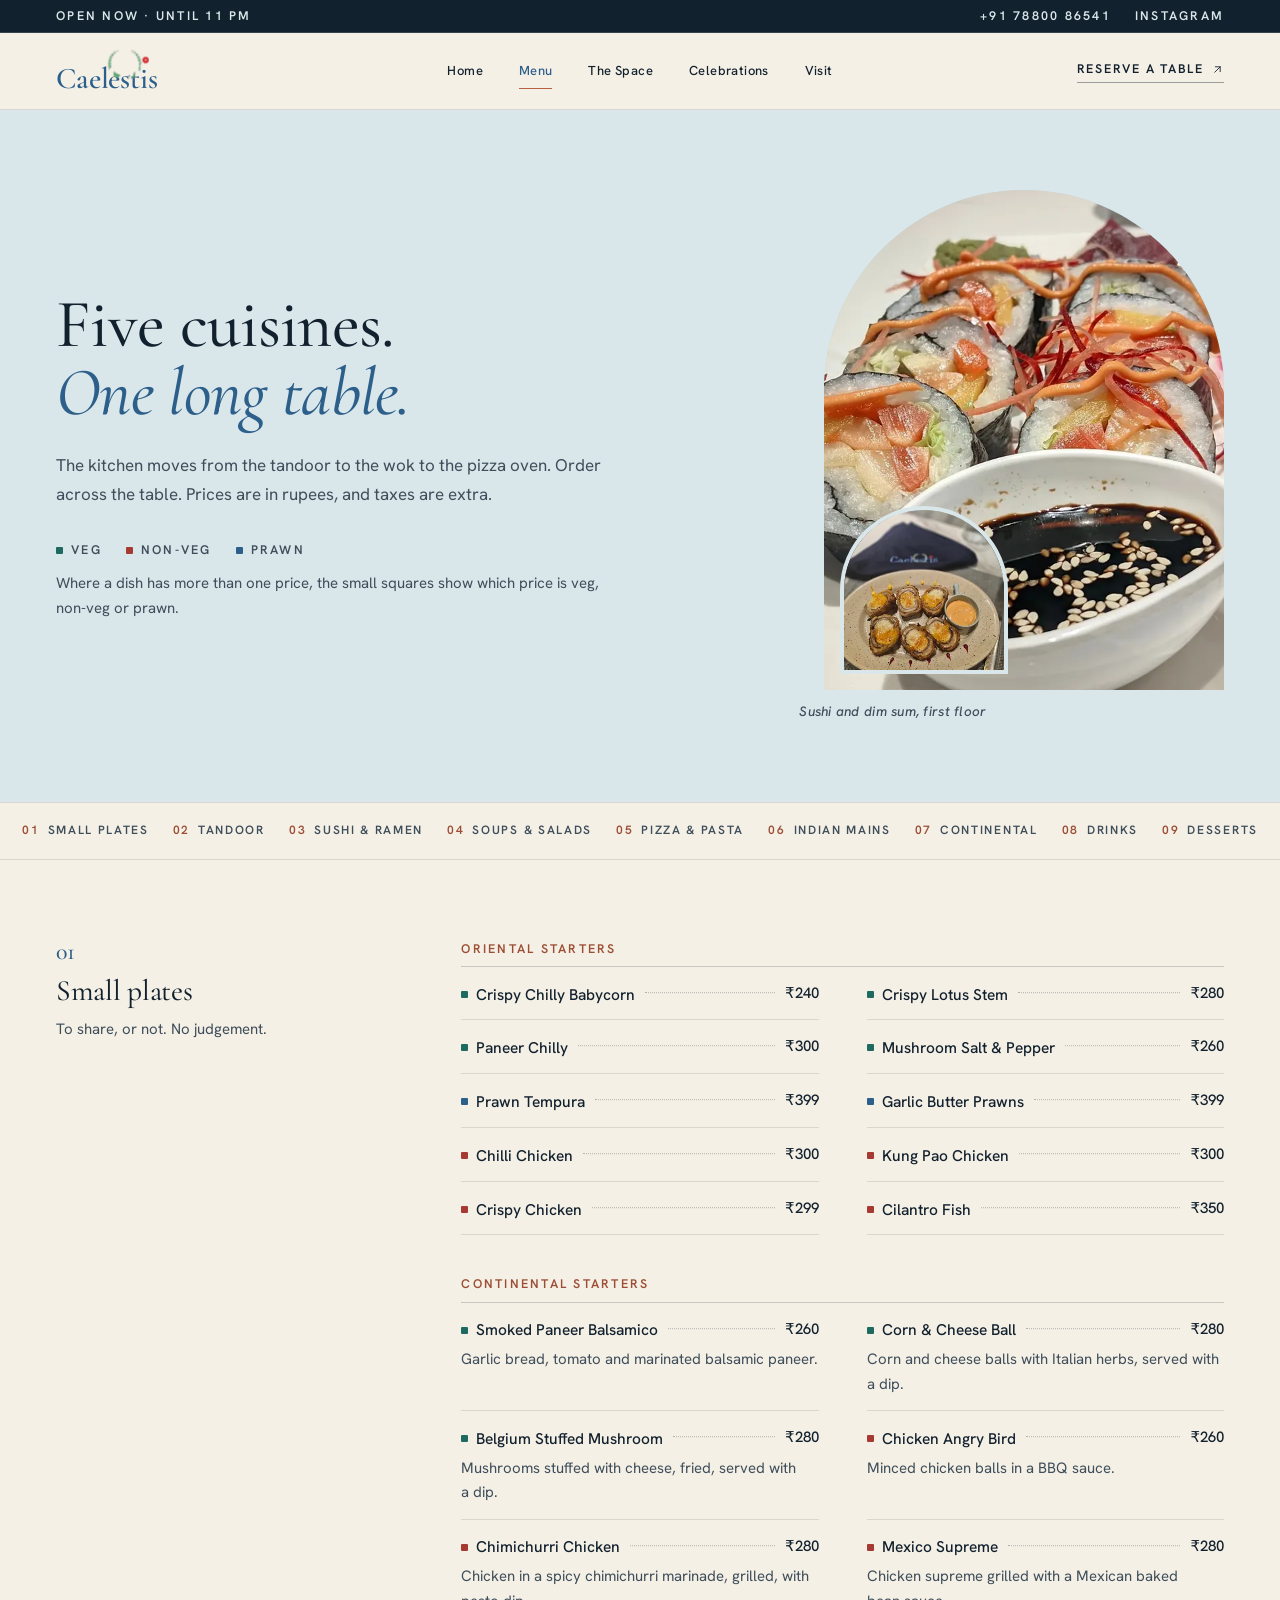
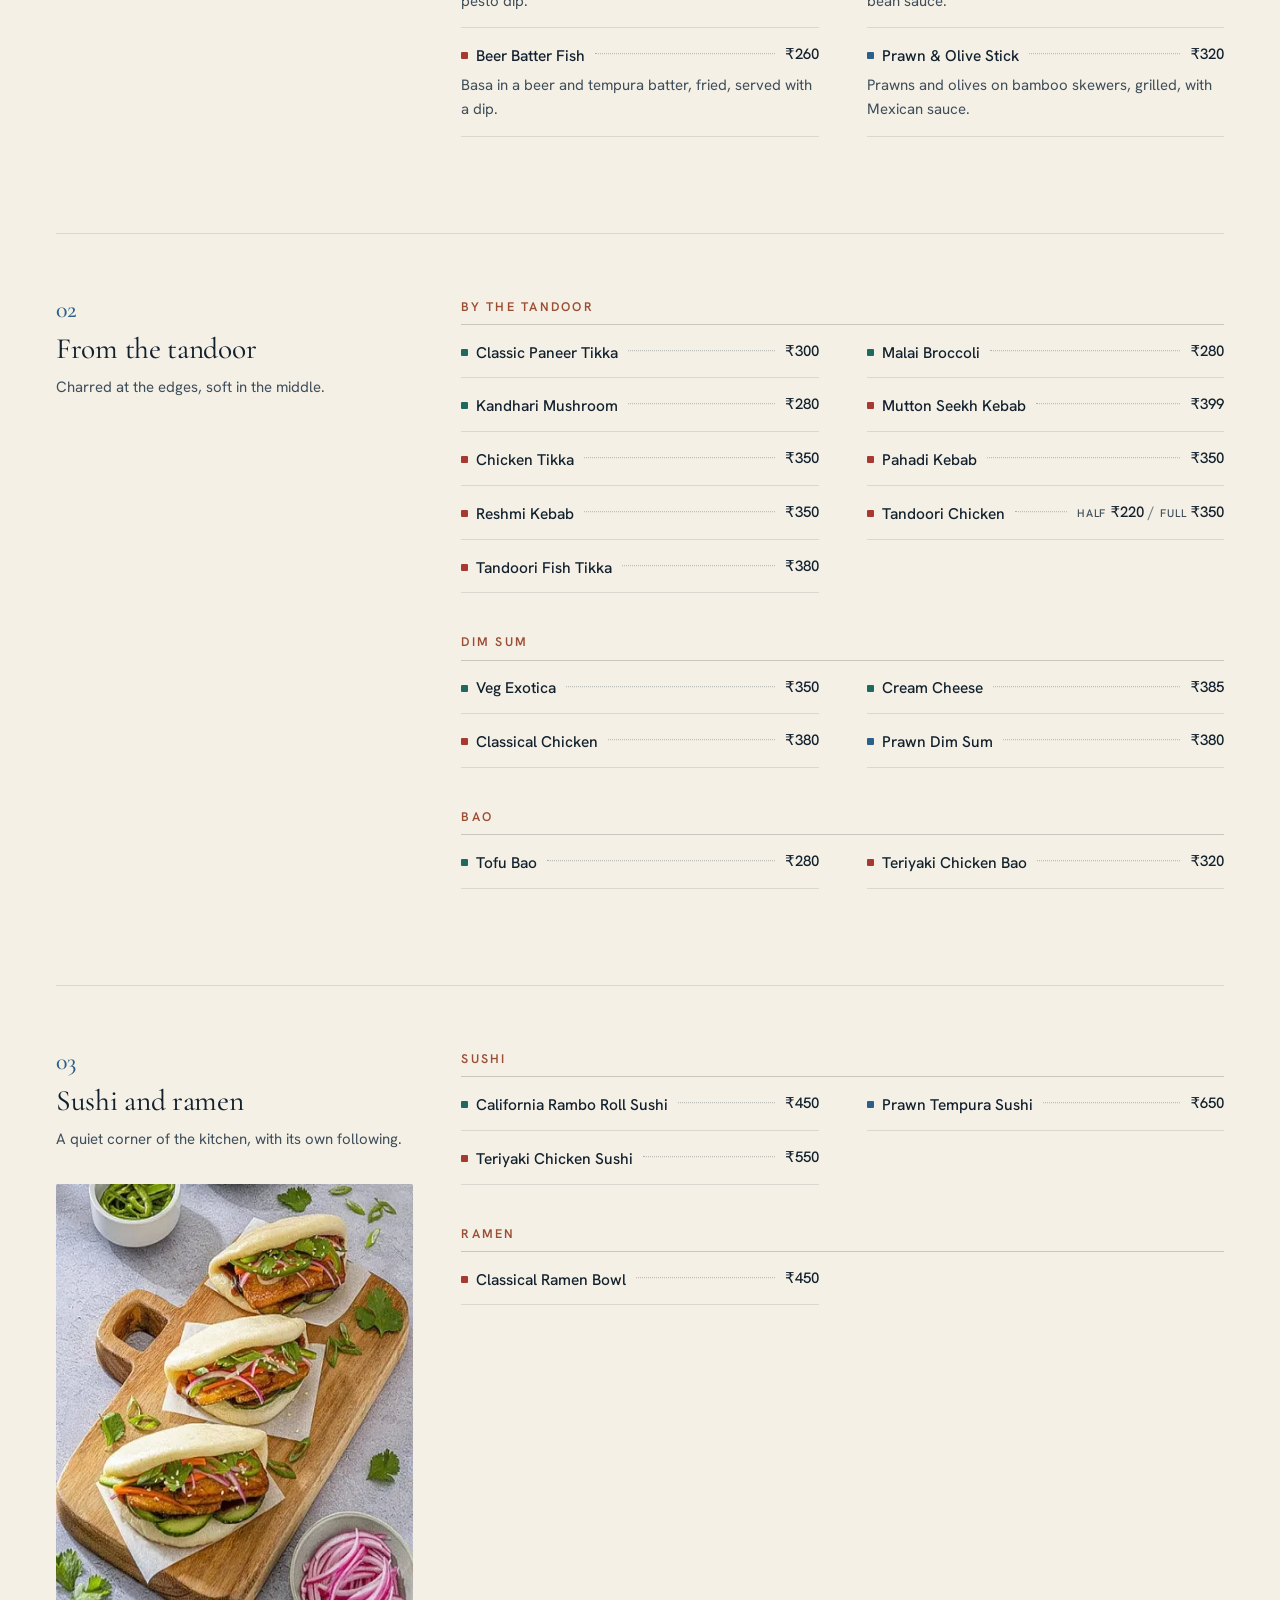
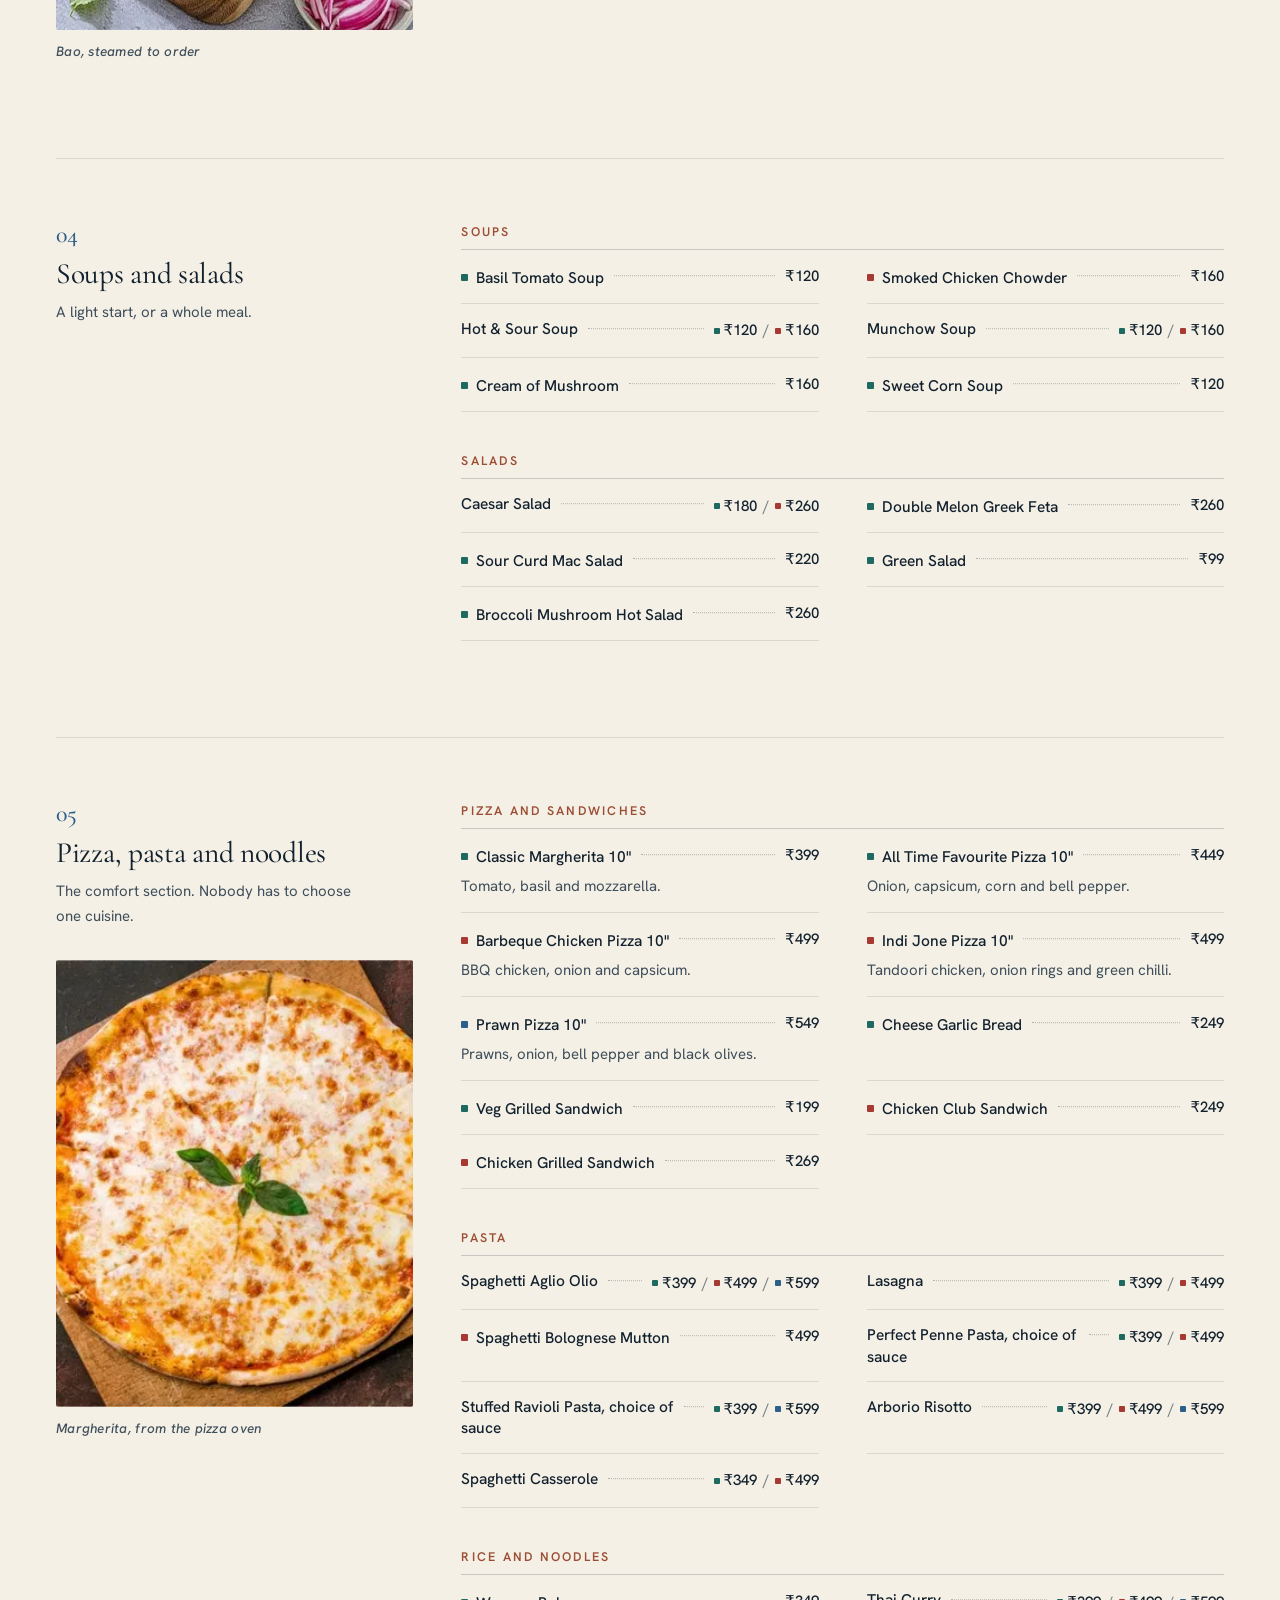
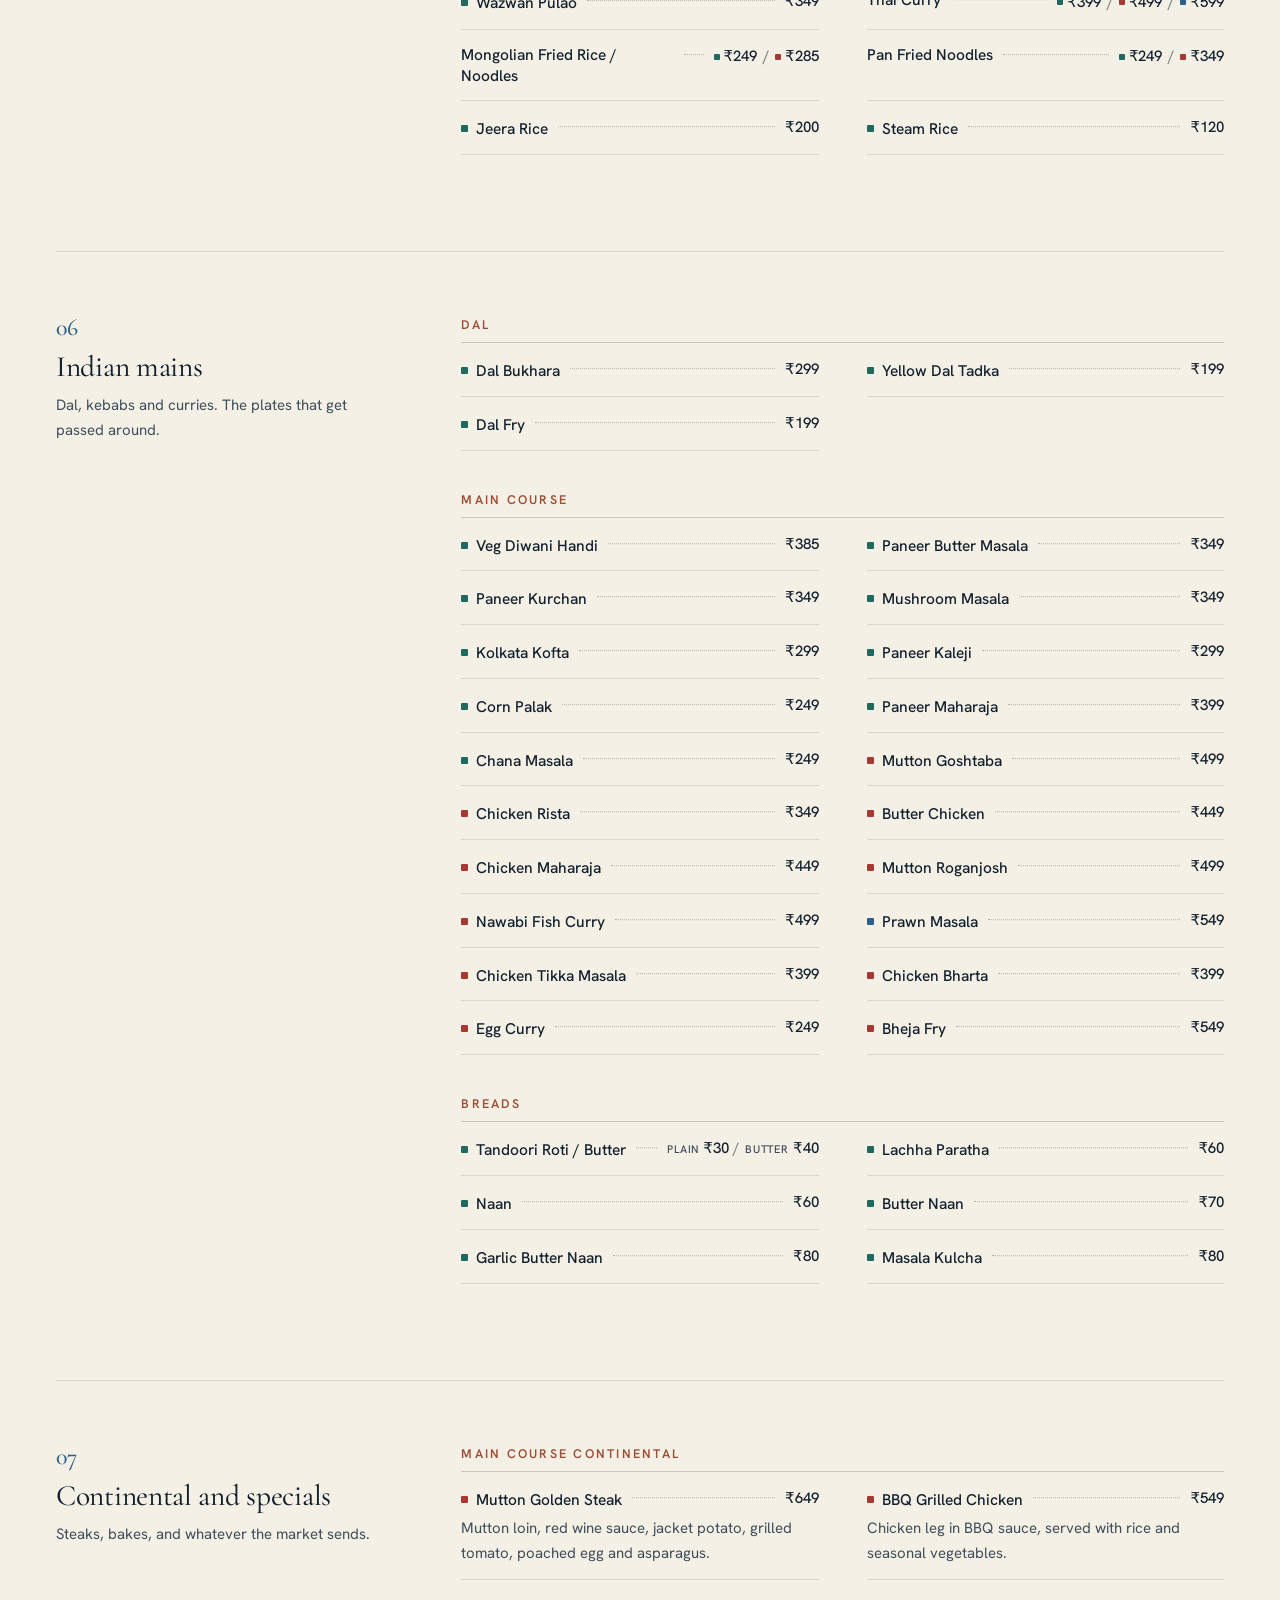
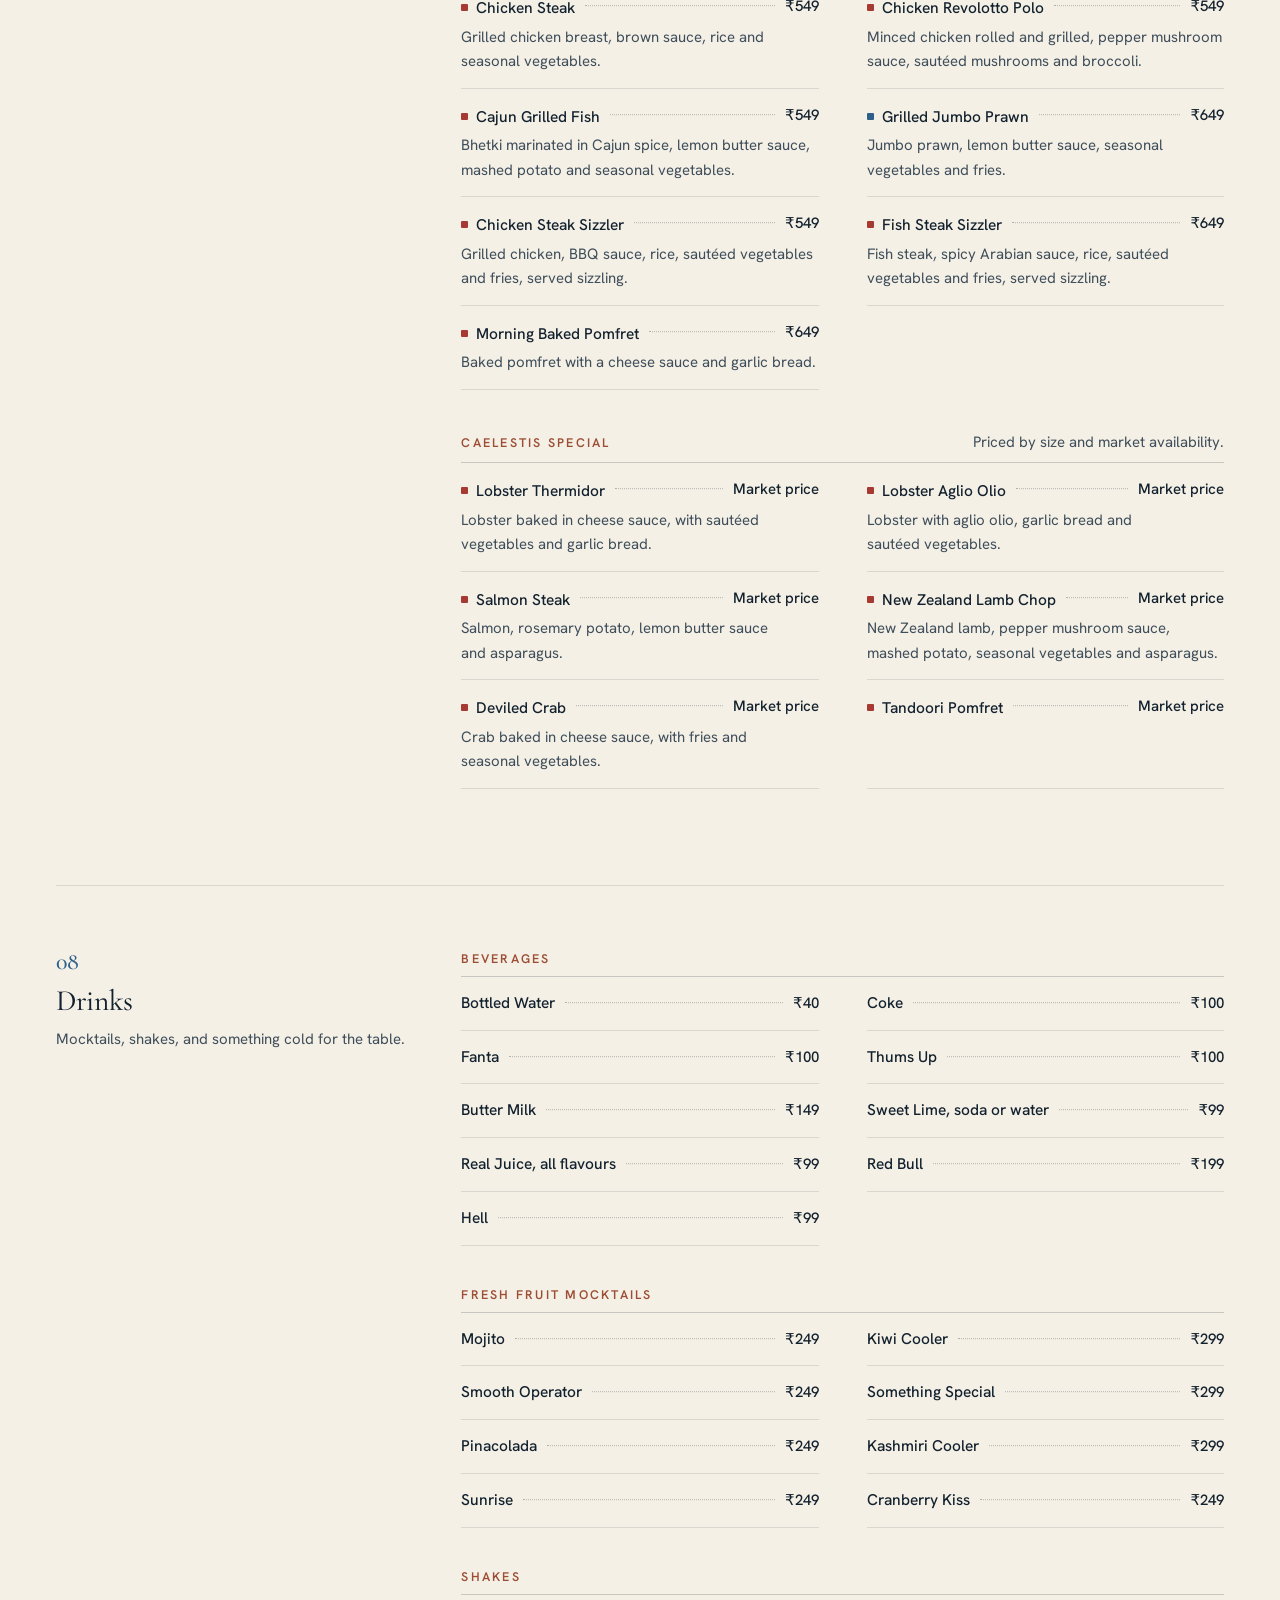
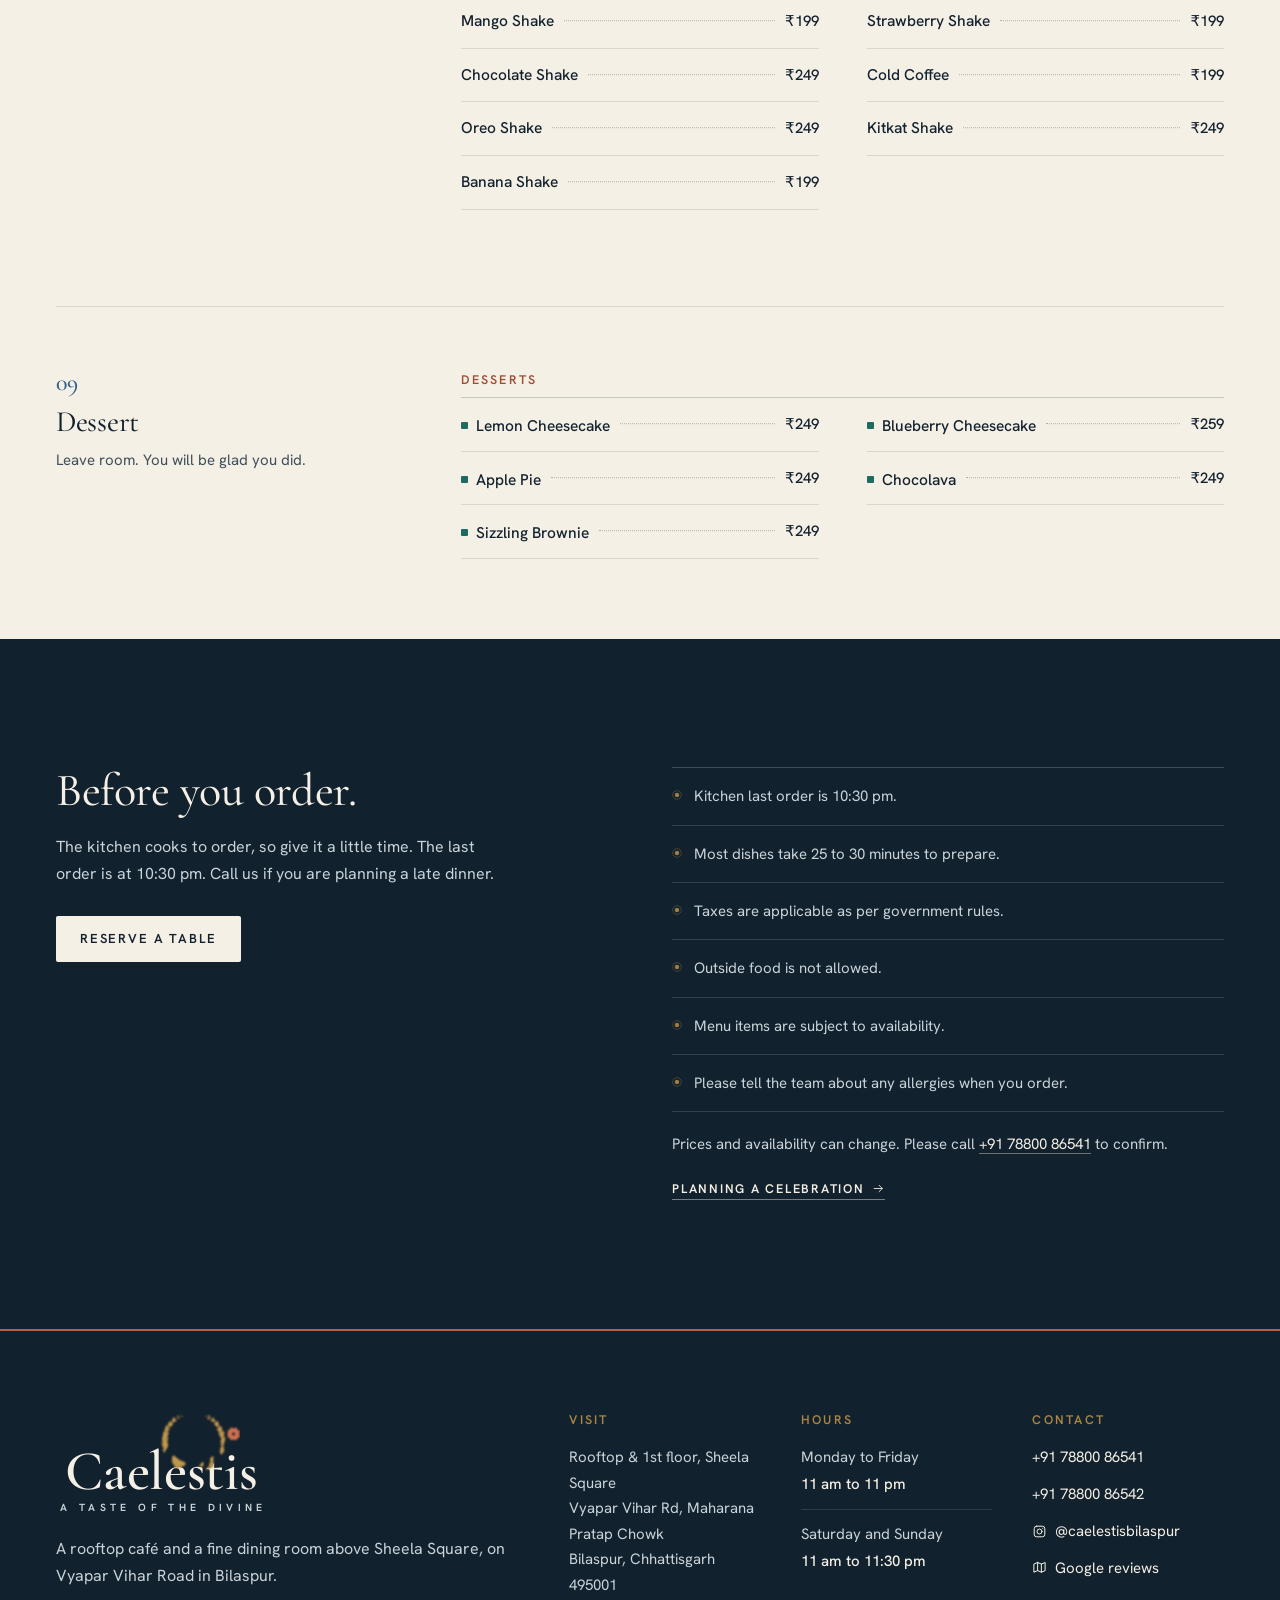
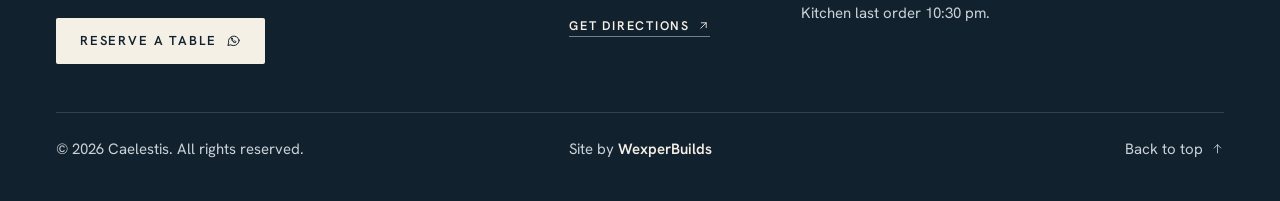
<file: menu/index.html>
<!DOCTYPE html><html lang="en"><head><meta charset="utf-8"><meta name="viewport" content="width=device-width, initial-scale=1, viewport-fit=cover"><title>Menu | Caelestis Rooftop &amp; Fine Dine, Bilaspur</title><meta name="description" content="The full Caelestis menu with prices. Small plates, tandoor, sushi, pizza, pasta, Indian mains and desserts. Rooftop and fine dining in Bilaspur."><meta name="generator" content="Astro v7.4.1"><meta name="theme-color" content="#12212E"><link rel="icon" type="image/svg+xml" href="/favicon.svg"><link rel="apple-touch-icon" href="/apple-touch-icon.png"><meta property="og:type" content="website"><meta property="og:site_name" content="Caelestis"><meta property="og:locale" content="en_IN"><meta property="og:title" content="Menu | Caelestis Rooftop &amp; Fine Dine, Bilaspur"><meta property="og:description" content="The full Caelestis menu with prices. Small plates, tandoor, sushi, pizza, pasta, Indian mains and desserts. Rooftop and fine dining in Bilaspur."><meta property="og:image" content="/og.jpg"><meta property="og:image:width" content="1200"><meta property="og:image:height" content="630"><meta property="og:image:alt" content="The Caelestis rooftop at sunset, with tables set under the pergola."><meta name="twitter:card" content="summary_large_image"><meta name="twitter:title" content="Menu | Caelestis Rooftop &amp; Fine Dine, Bilaspur"><meta name="twitter:description" content="The full Caelestis menu with prices. Small plates, tandoor, sushi, pizza, pasta, Indian mains and desserts. Rooftop and fine dining in Bilaspur."><meta name="twitter:image" content="/og.jpg"><script>
      document.documentElement.classList.add("js");
    </script><script type="application/ld+json">{"@context":"https://schema.org","@type":"Restaurant","name":"Caelestis Rooftop & Fine Dine Restaurant","alternateName":"Caelestis Bilaspur","description":"A rooftop café and a fine dining room on Vyapar Vihar Road, Bilaspur. North Indian, Italian, Continental, Japanese and Oriental, under one sky.","telephone":"+917880086541","servesCuisine":["North Indian","Italian","Continental","Japanese","Oriental"],"priceRange":"₹₹₹","image":"/og.jpg","hasMenu":"/menu","acceptsReservations":"https://wa.me/917880086541?text=Hi%20Caelestis%2C%20I%20would%20like%20to%20reserve%20a%20table.%20Date%3A%20___%2C%20time%3A%20___%2C%20guests%3A%20___.","address":{"@type":"PostalAddress","streetAddress":"Rooftop & 1st floor, Sheela Square building, Vyapar Vihar Rd, Maharana Pratap Chowk","addressLocality":"Bilaspur","addressRegion":"Chhattisgarh","postalCode":"495001","addressCountry":"IN"},"geo":{"@type":"GeoCoordinates","latitude":22.0725026,"longitude":82.1391564},"openingHoursSpecification":[{"@type":"OpeningHoursSpecification","dayOfWeek":["Monday","Tuesday","Wednesday","Thursday","Friday"],"opens":"11:00","closes":"23:00"},{"@type":"OpeningHoursSpecification","dayOfWeek":["Saturday","Sunday"],"opens":"11:00","closes":"23:30"}],"sameAs":["https://www.instagram.com/caelestisbilaspur/","https://www.google.com/maps/place/Caelestis+Rooftop+%26+Fine+Dine+Restaurant/@22.0725026,82.1365815,17z/data=!3m1!4b1!4m6!3m5!1s0x3a280b747d9b06c1:0xebc608e771ac2818!8m2!3d22.0725026!4d82.1391564!16s%2Fg%2F11sf10b1d5"]}</script><link rel="stylesheet" href="/_astro/Base.CIXomMjN.css"></head><body id="top" class="min-h-screen bg-paper text-ink"><a class="skip-link" href="#main">Skip to content</a><header class="site-header" data-header><div class="header-strip"><div class="wrap flex h-8 items-center justify-between gap-6"><p class="label text-sky" data-open-status aria-live="polite">Open daily from 11 am</p><div class="flex items-center gap-6"><a href="tel:+917880086541" class="label text-sky transition-colors hover:text-brass">+91 78800 86541</a><a href="https://www.instagram.com/caelestisbilaspur/" target="_blank" rel="noopener" class="label text-sky transition-colors hover:text-brass">Instagram</a></div></div></div><div class="wrap grid h-16 grid-cols-[1fr_auto] items-center lg:h-[76px] lg:grid-cols-[1fr_auto_1fr]"><a href="/" class="flex items-center justify-self-start" aria-label="Caelestis, home"><span class="logo text-[27px] lg:text-[30px]"><span class="logo-word">Caelestis<img class="logo-wreath" src="/_astro/logo-ornament.w9wH181q.png" alt="" width="99" height="74" loading="eager" decoding="async"></span></span></a><nav class="hidden items-center gap-9 lg:flex" aria-label="Primary"><a href="/" class="nav-link">Home</a><a href="/menu" class="nav-link is-active" aria-current="page">Menu</a><a href="/#the-space" class="nav-link">The Space</a><a href="/celebrations" class="nav-link">Celebrations</a><a href="/visit" class="nav-link">Visit</a></nav><div class="hidden items-center justify-end lg:flex"><a href="https://wa.me/917880086541?text=Hi%20Caelestis%2C%20I%20would%20like%20to%20reserve%20a%20table.%20Date%3A%20___%2C%20time%3A%20___%2C%20guests%3A%20___." target="_blank" rel="noopener" class="header-cta" aria-label="Reserve a table on WhatsApp">Reserve a table<svg xmlns="http://www.w3.org/2000/svg" viewBox="0 0 24 24" width="13" height="13" class fill="none" stroke="currentColor" stroke-width="1.6" stroke-linecap="round" stroke-linejoin="round" aria-hidden="true" focusable="false"><path d="M7 17 17 7"></path><path d="M8 7h9v9"></path></svg></a></div><button type="button" class="group flex size-11 items-center justify-center justify-self-end rounded-full text-ink transition-[background-color,color] duration-300 group-active:bg-paper-deep group-active:text-terracotta-deep group-active:duration-150 focus-visible:bg-paper-deep focus-visible:text-terracotta-deep focus-visible:outline-none focus-visible:ring-2 focus-visible:ring-terracotta/50 focus-visible:ring-offset-2 focus-visible:ring-offset-paper lg:hidden" data-menu-open aria-controls="mobile-menu" aria-expanded="false" aria-label="Open menu"><span class="relative block h-4 w-6 transition-transform duration-200 ease-out group-active:scale-95" aria-hidden="true"><span class="menu-line absolute left-0 top-0 h-[1.5px] w-full transition-transform duration-300 ease-out group-hover:translate-x-[2.5px] group-active:translate-y-[2.5px]"></span><span class="menu-line absolute left-0 top-[7px] h-[1.5px] w-full transition-transform duration-300 ease-out group-active:scale-x-[0.92]"></span><span class="menu-line absolute bottom-0 left-0 h-[1.5px] w-full transition-transform duration-300 ease-out group-hover:-translate-x-[2.5px] group-active:-translate-y-[2.5px]"></span></span></button></div></header><div id="mobile-menu" class="fixed inset-0 z-[60] hidden bg-paper text-ink" role="dialog" aria-modal="true" aria-label="Site menu" data-menu><div class="menu-panel flex h-full flex-col"><div class="wrap flex h-16 shrink-0 items-center justify-between border-b border-ink/10"><a href="/" class="flex items-center" aria-label="Caelestis, home"><span class="logo text-[26px]"><span class="logo-word">Caelestis<img class="logo-wreath" src="/_astro/logo-ornament.w9wH181q.png" alt="" width="99" height="74" loading="eager" decoding="async"></span></span></a><button type="button" class="group flex size-11 items-center justify-center rounded-full text-ink transition-[background-color,color] duration-300 hover:bg-paper-deep hover:text-terracotta-deep active:bg-paper-deep active:text-terracotta-deep active:duration-150 focus-visible:bg-paper-deep focus-visible:text-terracotta-deep focus-visible:outline-none focus-visible:ring-2 focus-visible:ring-terracotta/50 focus-visible:ring-offset-2 focus-visible:ring-offset-paper" data-menu-close aria-label="Close menu"><svg xmlns="http://www.w3.org/2000/svg" viewBox="0 0 24 24" width="22" height="22" class="menu-close-icon" fill="none" stroke="currentColor" stroke-width="1.6" stroke-linecap="round" stroke-linejoin="round" aria-hidden="true" focusable="false"><path d="m6 6 12 12"></path><path d="M18 6 6 18"></path></svg></button></div><div class="wrap flex flex-1 flex-col justify-between overflow-y-auto py-8"><nav aria-label="Mobile"><ul class="border-t border-ink/12"><li class="border-b border-ink/12" style="--i:0"><a href="/" class="group flex items-baseline justify-between gap-6 py-5" data-menu-link><span class="font-display text-[clamp(2.1rem,9vw,3.1rem)] leading-none tracking-[-0.02em] transition-colors group-hover:text-cornflower">Home</span><span class="folio shrink-0 text-terracotta-deep">01</span></a></li><li class="border-b border-ink/12" style="--i:1"><a href="/menu" class="group flex items-baseline justify-between gap-6 py-5" data-menu-link><span class="font-display text-[clamp(2.1rem,9vw,3.1rem)] leading-none tracking-[-0.02em] transition-colors group-hover:text-cornflower">Menu</span><span class="folio shrink-0 text-terracotta-deep">02</span></a></li><li class="border-b border-ink/12" style="--i:2"><a href="/#the-space" class="group flex items-baseline justify-between gap-6 py-5" data-menu-link><span class="font-display text-[clamp(2.1rem,9vw,3.1rem)] leading-none tracking-[-0.02em] transition-colors group-hover:text-cornflower">The Space</span><span class="folio shrink-0 text-terracotta-deep">03</span></a></li><li class="border-b border-ink/12" style="--i:3"><a href="/celebrations" class="group flex items-baseline justify-between gap-6 py-5" data-menu-link><span class="font-display text-[clamp(2.1rem,9vw,3.1rem)] leading-none tracking-[-0.02em] transition-colors group-hover:text-cornflower">Celebrations</span><span class="folio shrink-0 text-terracotta-deep">04</span></a></li><li class="border-b border-ink/12" style="--i:4"><a href="/visit" class="group flex items-baseline justify-between gap-6 py-5" data-menu-link><span class="font-display text-[clamp(2.1rem,9vw,3.1rem)] leading-none tracking-[-0.02em] transition-colors group-hover:text-cornflower">Visit</span><span class="folio shrink-0 text-terracotta-deep">05</span></a></li></ul></nav><div class="mt-10 space-y-8 pb-2"><a href="https://wa.me/917880086541?text=Hi%20Caelestis%2C%20I%20would%20like%20to%20reserve%20a%20table.%20Date%3A%20___%2C%20time%3A%20___%2C%20guests%3A%20___." target="_blank" rel="noopener" class="btn btn-primary w-full">Reserve a table</a><div class="space-y-4"><p class="label text-terracotta-deep">A Taste of the Divine</p><div class="grid gap-2.5 text-[16px] leading-relaxed text-ink-soft"><a href="tel:+917880086541" class="w-fit hover:text-cornflower">+91 78800 86541</a><a href="tel:+917880086542" class="w-fit hover:text-cornflower">+91 78800 86542</a><a href="https://www.instagram.com/caelestisbilaspur/" target="_blank" rel="noopener" class="inline-flex w-fit items-center gap-2 hover:text-cornflower"><svg xmlns="http://www.w3.org/2000/svg" viewBox="0 0 24 24" width="15" height="15" class fill="none" stroke="currentColor" stroke-width="1.6" stroke-linecap="round" stroke-linejoin="round" aria-hidden="true" focusable="false"><rect x="3.5" y="3.5" width="17" height="17" rx="4"></rect><circle cx="12" cy="12" r="4"></circle><circle cx="17.2" cy="6.8" r=".9" fill="currentColor" stroke="none"></circle></svg>@caelestisbilaspur</a><p class="max-w-[32ch]">Rooftop &amp; 1st floor, Sheela Square, Vyapar Vihar Rd, Maharana Pratap Chowk, Bilaspur</p><p class="label text-terracotta-deep" data-open-status aria-live="polite">Open daily from 11 am</p></div></div></div></div></div></div><main id="main" tabindex="-1" class="pt-[var(--header-h)]"><section class="bg-sky"><div class="wrap grid gap-12 py-12 md:py-20 lg:grid-cols-12 lg:gap-16"><div class="text-center lg:col-span-6 lg:self-center lg:text-left"><h1 data-rise class="display text-[clamp(2.45rem,5.4vw,4.25rem)] text-ink">Five cuisines. <em class="text-cornflower">One long table.</em></h1><p data-rise class="mx-auto mt-6 max-w-[36rem] text-[17px] leading-[1.7] text-ink-soft lg:mx-0" style="--rise-delay: 130ms">The kitchen moves from the tandoor to the wok to the pizza oven. Order across the table. Prices are in rupees, and taxes are extra.</p><div data-rise class="label mt-8 flex flex-wrap items-center justify-center gap-x-6 gap-y-3 text-ink-soft lg:justify-start" style="--rise-delay: 260ms"><span class="inline-flex items-center gap-2"><span class="mark mark-veg" aria-hidden="true"></span>Veg</span><span class="inline-flex items-center gap-2"><span class="mark mark-nonveg" aria-hidden="true"></span>Non-veg</span><span class="inline-flex items-center gap-2"><span class="mark mark-prawn" aria-hidden="true"></span>Prawn</span></div><p class="mx-auto mt-3 max-w-[34rem] text-[15px] leading-relaxed text-ink-soft lg:mx-0">Where a dish has more than one price, the small squares show which price is veg, non-veg or prawn.</p></div><div class="lg:col-span-5 lg:col-start-8" data-reveal style="--reveal-delay: 100ms"><div class="relative mx-auto max-w-[400px] lg:mx-0 lg:ml-auto"><div class="arch aspect-[4/5]"><img src="/_astro/sushi.CULj9-Hl_PWKcD.webp" srcset="/_astro/sushi.CULj9-Hl_ZCQU1c.webp 400w, /_astro/sushi.CULj9-Hl_1EC2Sh.webp 600w, /_astro/sushi.CULj9-Hl_PWKcD.webp 810w" alt="A plate of sushi rolls and nigiri, with chopsticks, at Caelestis." sizes="(min-width: 1024px) 34vw, 84vw" loading="eager" fetchpriority="high" decoding="async" width="810" height="1080" class="img-settle h-full w-full object-cover"></div><div class="arch absolute bottom-4 left-4 aspect-square w-[42%] border-4 border-sky"><img src="/_astro/dim-sum.DyNY1pri_K4HEv.webp" srcset="/_astro/dim-sum.DyNY1pri_Z1MxfCe.webp 300w, /_astro/dim-sum.DyNY1pri_ZSxpC1.webp 450w" alt="A bamboo steamer of dim sum on a table at Caelestis." sizes="(min-width: 1024px) 14vw, 36vw" loading="lazy" decoding="async" width="810" height="1080" class="h-full w-full object-cover"></div></div><p class="folio mx-auto mt-3 max-w-[400px] text-ink-soft lg:ml-auto">Sushi and dim sum, first floor</p></div></div></section><nav class="menu-nav sticky z-30 border-y border-ink/12 bg-paper" aria-label="Menu sections"><div class="wrap no-scrollbar flex gap-6 overflow-x-auto py-1.5 xl:justify-center"><a href="#small-plates" class="inline-flex min-h-11 shrink-0 items-center gap-2 whitespace-nowrap text-[12px] font-semibold uppercase tracking-[0.14em] text-ink-soft transition-colors hover:text-cornflower"><span class="text-terracotta-deep">01</span>Small plates</a><a href="#tandoor" class="inline-flex min-h-11 shrink-0 items-center gap-2 whitespace-nowrap text-[12px] font-semibold uppercase tracking-[0.14em] text-ink-soft transition-colors hover:text-cornflower"><span class="text-terracotta-deep">02</span>Tandoor</a><a href="#sushi" class="inline-flex min-h-11 shrink-0 items-center gap-2 whitespace-nowrap text-[12px] font-semibold uppercase tracking-[0.14em] text-ink-soft transition-colors hover:text-cornflower"><span class="text-terracotta-deep">03</span>Sushi &amp; ramen</a><a href="#soups-salads" class="inline-flex min-h-11 shrink-0 items-center gap-2 whitespace-nowrap text-[12px] font-semibold uppercase tracking-[0.14em] text-ink-soft transition-colors hover:text-cornflower"><span class="text-terracotta-deep">04</span>Soups &amp; salads</a><a href="#pizza-pasta" class="inline-flex min-h-11 shrink-0 items-center gap-2 whitespace-nowrap text-[12px] font-semibold uppercase tracking-[0.14em] text-ink-soft transition-colors hover:text-cornflower"><span class="text-terracotta-deep">05</span>Pizza &amp; pasta</a><a href="#indian" class="inline-flex min-h-11 shrink-0 items-center gap-2 whitespace-nowrap text-[12px] font-semibold uppercase tracking-[0.14em] text-ink-soft transition-colors hover:text-cornflower"><span class="text-terracotta-deep">06</span>Indian mains</a><a href="#continental" class="inline-flex min-h-11 shrink-0 items-center gap-2 whitespace-nowrap text-[12px] font-semibold uppercase tracking-[0.14em] text-ink-soft transition-colors hover:text-cornflower"><span class="text-terracotta-deep">07</span>Continental</a><a href="#drinks" class="inline-flex min-h-11 shrink-0 items-center gap-2 whitespace-nowrap text-[12px] font-semibold uppercase tracking-[0.14em] text-ink-soft transition-colors hover:text-cornflower"><span class="text-terracotta-deep">08</span>Drinks</a><a href="#dessert" class="inline-flex min-h-11 shrink-0 items-center gap-2 whitespace-nowrap text-[12px] font-semibold uppercase tracking-[0.14em] text-ink-soft transition-colors hover:text-cornflower"><span class="text-terracotta-deep">09</span>Desserts</a></div><div class="pointer-events-none absolute inset-y-0 right-0 w-10 bg-linear-to-l from-paper to-transparent xl:hidden" aria-hidden="true"></div></nav><div class="wrap py-14 md:py-20"><section id="small-plates" class="scroll-mt-44"><div class="grid gap-8 md:grid-cols-12 md:gap-12"><div class="text-center md:col-span-4 md:self-start md:text-left" data-reveal><p class="font-display text-[1.5rem] leading-none text-cornflower">01</p><h2 class="display mt-3 display-md text-ink">Small plates</h2><p class="mx-auto mt-3 max-w-[24rem] text-[15px] leading-relaxed text-ink-soft md:mx-0">To share, or not. No judgement.</p></div><div class="md:col-span-8"><div class="mb-10 last:mb-0"><div class="flex flex-col gap-1 border-b border-ink/20 pb-2 sm:flex-row sm:items-baseline sm:justify-between sm:gap-4"><h3 class="label text-terracotta-deep">Oriental starters</h3></div><ul class="grid gap-x-12 md:grid-cols-2"><li class="border-b border-ink/12 py-3.5"><div class="flex items-baseline gap-2.5"><div class="flex min-w-0 items-center gap-2"><span class="inline-flex shrink-0 items-center" title="Vegetarian"><span class="mark mark-veg" aria-hidden="true"></span><span class="sr-only">Vegetarian</span></span><span class="text-[15.5px] font-medium leading-snug text-ink">Crispy Chilly Babycorn</span></div><span class="dot-leader" aria-hidden="true"></span><div class="flex shrink-0 flex-wrap items-baseline justify-end gap-x-1.5 gap-y-0.5 text-right text-[15px] font-medium tabular-nums text-ink" aria-hidden="true"><span class="inline-flex items-center gap-1 whitespace-nowrap"><span>₹240</span></span></div><span class="sr-only">240 rupees</span></div></li><li class="border-b border-ink/12 py-3.5"><div class="flex items-baseline gap-2.5"><div class="flex min-w-0 items-center gap-2"><span class="inline-flex shrink-0 items-center" title="Vegetarian"><span class="mark mark-veg" aria-hidden="true"></span><span class="sr-only">Vegetarian</span></span><span class="text-[15.5px] font-medium leading-snug text-ink">Crispy Lotus Stem</span></div><span class="dot-leader" aria-hidden="true"></span><div class="flex shrink-0 flex-wrap items-baseline justify-end gap-x-1.5 gap-y-0.5 text-right text-[15px] font-medium tabular-nums text-ink" aria-hidden="true"><span class="inline-flex items-center gap-1 whitespace-nowrap"><span>₹280</span></span></div><span class="sr-only">280 rupees</span></div></li><li class="border-b border-ink/12 py-3.5"><div class="flex items-baseline gap-2.5"><div class="flex min-w-0 items-center gap-2"><span class="inline-flex shrink-0 items-center" title="Vegetarian"><span class="mark mark-veg" aria-hidden="true"></span><span class="sr-only">Vegetarian</span></span><span class="text-[15.5px] font-medium leading-snug text-ink">Paneer Chilly</span></div><span class="dot-leader" aria-hidden="true"></span><div class="flex shrink-0 flex-wrap items-baseline justify-end gap-x-1.5 gap-y-0.5 text-right text-[15px] font-medium tabular-nums text-ink" aria-hidden="true"><span class="inline-flex items-center gap-1 whitespace-nowrap"><span>₹300</span></span></div><span class="sr-only">300 rupees</span></div></li><li class="border-b border-ink/12 py-3.5"><div class="flex items-baseline gap-2.5"><div class="flex min-w-0 items-center gap-2"><span class="inline-flex shrink-0 items-center" title="Vegetarian"><span class="mark mark-veg" aria-hidden="true"></span><span class="sr-only">Vegetarian</span></span><span class="text-[15.5px] font-medium leading-snug text-ink">Mushroom Salt &amp; Pepper</span></div><span class="dot-leader" aria-hidden="true"></span><div class="flex shrink-0 flex-wrap items-baseline justify-end gap-x-1.5 gap-y-0.5 text-right text-[15px] font-medium tabular-nums text-ink" aria-hidden="true"><span class="inline-flex items-center gap-1 whitespace-nowrap"><span>₹260</span></span></div><span class="sr-only">260 rupees</span></div></li><li class="border-b border-ink/12 py-3.5"><div class="flex items-baseline gap-2.5"><div class="flex min-w-0 items-center gap-2"><span class="inline-flex shrink-0 items-center" title="Prawn"><span class="mark mark-prawn" aria-hidden="true"></span><span class="sr-only">Prawn</span></span><span class="text-[15.5px] font-medium leading-snug text-ink">Prawn Tempura</span></div><span class="dot-leader" aria-hidden="true"></span><div class="flex shrink-0 flex-wrap items-baseline justify-end gap-x-1.5 gap-y-0.5 text-right text-[15px] font-medium tabular-nums text-ink" aria-hidden="true"><span class="inline-flex items-center gap-1 whitespace-nowrap"><span>₹399</span></span></div><span class="sr-only">399 rupees</span></div></li><li class="border-b border-ink/12 py-3.5"><div class="flex items-baseline gap-2.5"><div class="flex min-w-0 items-center gap-2"><span class="inline-flex shrink-0 items-center" title="Prawn"><span class="mark mark-prawn" aria-hidden="true"></span><span class="sr-only">Prawn</span></span><span class="text-[15.5px] font-medium leading-snug text-ink">Garlic Butter Prawns</span></div><span class="dot-leader" aria-hidden="true"></span><div class="flex shrink-0 flex-wrap items-baseline justify-end gap-x-1.5 gap-y-0.5 text-right text-[15px] font-medium tabular-nums text-ink" aria-hidden="true"><span class="inline-flex items-center gap-1 whitespace-nowrap"><span>₹399</span></span></div><span class="sr-only">399 rupees</span></div></li><li class="border-b border-ink/12 py-3.5"><div class="flex items-baseline gap-2.5"><div class="flex min-w-0 items-center gap-2"><span class="inline-flex shrink-0 items-center" title="Non-vegetarian"><span class="mark mark-nonveg" aria-hidden="true"></span><span class="sr-only">Non-vegetarian</span></span><span class="text-[15.5px] font-medium leading-snug text-ink">Chilli Chicken</span></div><span class="dot-leader" aria-hidden="true"></span><div class="flex shrink-0 flex-wrap items-baseline justify-end gap-x-1.5 gap-y-0.5 text-right text-[15px] font-medium tabular-nums text-ink" aria-hidden="true"><span class="inline-flex items-center gap-1 whitespace-nowrap"><span>₹300</span></span></div><span class="sr-only">300 rupees</span></div></li><li class="border-b border-ink/12 py-3.5"><div class="flex items-baseline gap-2.5"><div class="flex min-w-0 items-center gap-2"><span class="inline-flex shrink-0 items-center" title="Non-vegetarian"><span class="mark mark-nonveg" aria-hidden="true"></span><span class="sr-only">Non-vegetarian</span></span><span class="text-[15.5px] font-medium leading-snug text-ink">Kung Pao Chicken</span></div><span class="dot-leader" aria-hidden="true"></span><div class="flex shrink-0 flex-wrap items-baseline justify-end gap-x-1.5 gap-y-0.5 text-right text-[15px] font-medium tabular-nums text-ink" aria-hidden="true"><span class="inline-flex items-center gap-1 whitespace-nowrap"><span>₹300</span></span></div><span class="sr-only">300 rupees</span></div></li><li class="border-b border-ink/12 py-3.5"><div class="flex items-baseline gap-2.5"><div class="flex min-w-0 items-center gap-2"><span class="inline-flex shrink-0 items-center" title="Non-vegetarian"><span class="mark mark-nonveg" aria-hidden="true"></span><span class="sr-only">Non-vegetarian</span></span><span class="text-[15.5px] font-medium leading-snug text-ink">Crispy Chicken</span></div><span class="dot-leader" aria-hidden="true"></span><div class="flex shrink-0 flex-wrap items-baseline justify-end gap-x-1.5 gap-y-0.5 text-right text-[15px] font-medium tabular-nums text-ink" aria-hidden="true"><span class="inline-flex items-center gap-1 whitespace-nowrap"><span>₹299</span></span></div><span class="sr-only">299 rupees</span></div></li><li class="border-b border-ink/12 py-3.5"><div class="flex items-baseline gap-2.5"><div class="flex min-w-0 items-center gap-2"><span class="inline-flex shrink-0 items-center" title="Non-vegetarian"><span class="mark mark-nonveg" aria-hidden="true"></span><span class="sr-only">Non-vegetarian</span></span><span class="text-[15.5px] font-medium leading-snug text-ink">Cilantro Fish</span></div><span class="dot-leader" aria-hidden="true"></span><div class="flex shrink-0 flex-wrap items-baseline justify-end gap-x-1.5 gap-y-0.5 text-right text-[15px] font-medium tabular-nums text-ink" aria-hidden="true"><span class="inline-flex items-center gap-1 whitespace-nowrap"><span>₹350</span></span></div><span class="sr-only">350 rupees</span></div></li></ul></div><div class="mb-10 last:mb-0"><div class="flex flex-col gap-1 border-b border-ink/20 pb-2 sm:flex-row sm:items-baseline sm:justify-between sm:gap-4"><h3 class="label text-terracotta-deep">Continental starters</h3></div><ul class="grid gap-x-12 md:grid-cols-2"><li class="border-b border-ink/12 py-3.5"><div class="flex items-baseline gap-2.5"><div class="flex min-w-0 items-center gap-2"><span class="inline-flex shrink-0 items-center" title="Vegetarian"><span class="mark mark-veg" aria-hidden="true"></span><span class="sr-only">Vegetarian</span></span><span class="text-[15.5px] font-medium leading-snug text-ink">Smoked Paneer Balsamico</span></div><span class="dot-leader" aria-hidden="true"></span><div class="flex shrink-0 flex-wrap items-baseline justify-end gap-x-1.5 gap-y-0.5 text-right text-[15px] font-medium tabular-nums text-ink" aria-hidden="true"><span class="inline-flex items-center gap-1 whitespace-nowrap"><span>₹260</span></span></div><span class="sr-only">260 rupees</span></div><p class="mt-1.5 max-w-[48ch] text-[15px] leading-relaxed text-ink-soft">Garlic bread, tomato and marinated balsamic paneer.</p></li><li class="border-b border-ink/12 py-3.5"><div class="flex items-baseline gap-2.5"><div class="flex min-w-0 items-center gap-2"><span class="inline-flex shrink-0 items-center" title="Vegetarian"><span class="mark mark-veg" aria-hidden="true"></span><span class="sr-only">Vegetarian</span></span><span class="text-[15.5px] font-medium leading-snug text-ink">Corn &amp; Cheese Ball</span></div><span class="dot-leader" aria-hidden="true"></span><div class="flex shrink-0 flex-wrap items-baseline justify-end gap-x-1.5 gap-y-0.5 text-right text-[15px] font-medium tabular-nums text-ink" aria-hidden="true"><span class="inline-flex items-center gap-1 whitespace-nowrap"><span>₹280</span></span></div><span class="sr-only">280 rupees</span></div><p class="mt-1.5 max-w-[48ch] text-[15px] leading-relaxed text-ink-soft">Corn and cheese balls with Italian herbs, served with a dip.</p></li><li class="border-b border-ink/12 py-3.5"><div class="flex items-baseline gap-2.5"><div class="flex min-w-0 items-center gap-2"><span class="inline-flex shrink-0 items-center" title="Vegetarian"><span class="mark mark-veg" aria-hidden="true"></span><span class="sr-only">Vegetarian</span></span><span class="text-[15.5px] font-medium leading-snug text-ink">Belgium Stuffed Mushroom</span></div><span class="dot-leader" aria-hidden="true"></span><div class="flex shrink-0 flex-wrap items-baseline justify-end gap-x-1.5 gap-y-0.5 text-right text-[15px] font-medium tabular-nums text-ink" aria-hidden="true"><span class="inline-flex items-center gap-1 whitespace-nowrap"><span>₹280</span></span></div><span class="sr-only">280 rupees</span></div><p class="mt-1.5 max-w-[48ch] text-[15px] leading-relaxed text-ink-soft">Mushrooms stuffed with cheese, fried, served with a dip.</p></li><li class="border-b border-ink/12 py-3.5"><div class="flex items-baseline gap-2.5"><div class="flex min-w-0 items-center gap-2"><span class="inline-flex shrink-0 items-center" title="Non-vegetarian"><span class="mark mark-nonveg" aria-hidden="true"></span><span class="sr-only">Non-vegetarian</span></span><span class="text-[15.5px] font-medium leading-snug text-ink">Chicken Angry Bird</span></div><span class="dot-leader" aria-hidden="true"></span><div class="flex shrink-0 flex-wrap items-baseline justify-end gap-x-1.5 gap-y-0.5 text-right text-[15px] font-medium tabular-nums text-ink" aria-hidden="true"><span class="inline-flex items-center gap-1 whitespace-nowrap"><span>₹260</span></span></div><span class="sr-only">260 rupees</span></div><p class="mt-1.5 max-w-[48ch] text-[15px] leading-relaxed text-ink-soft">Minced chicken balls in a BBQ sauce.</p></li><li class="border-b border-ink/12 py-3.5"><div class="flex items-baseline gap-2.5"><div class="flex min-w-0 items-center gap-2"><span class="inline-flex shrink-0 items-center" title="Non-vegetarian"><span class="mark mark-nonveg" aria-hidden="true"></span><span class="sr-only">Non-vegetarian</span></span><span class="text-[15.5px] font-medium leading-snug text-ink">Chimichurri Chicken</span></div><span class="dot-leader" aria-hidden="true"></span><div class="flex shrink-0 flex-wrap items-baseline justify-end gap-x-1.5 gap-y-0.5 text-right text-[15px] font-medium tabular-nums text-ink" aria-hidden="true"><span class="inline-flex items-center gap-1 whitespace-nowrap"><span>₹280</span></span></div><span class="sr-only">280 rupees</span></div><p class="mt-1.5 max-w-[48ch] text-[15px] leading-relaxed text-ink-soft">Chicken in a spicy chimichurri marinade, grilled, with pesto dip.</p></li><li class="border-b border-ink/12 py-3.5"><div class="flex items-baseline gap-2.5"><div class="flex min-w-0 items-center gap-2"><span class="inline-flex shrink-0 items-center" title="Non-vegetarian"><span class="mark mark-nonveg" aria-hidden="true"></span><span class="sr-only">Non-vegetarian</span></span><span class="text-[15.5px] font-medium leading-snug text-ink">Mexico Supreme</span></div><span class="dot-leader" aria-hidden="true"></span><div class="flex shrink-0 flex-wrap items-baseline justify-end gap-x-1.5 gap-y-0.5 text-right text-[15px] font-medium tabular-nums text-ink" aria-hidden="true"><span class="inline-flex items-center gap-1 whitespace-nowrap"><span>₹280</span></span></div><span class="sr-only">280 rupees</span></div><p class="mt-1.5 max-w-[48ch] text-[15px] leading-relaxed text-ink-soft">Chicken supreme grilled with a Mexican baked bean sauce.</p></li><li class="border-b border-ink/12 py-3.5"><div class="flex items-baseline gap-2.5"><div class="flex min-w-0 items-center gap-2"><span class="inline-flex shrink-0 items-center" title="Non-vegetarian"><span class="mark mark-nonveg" aria-hidden="true"></span><span class="sr-only">Non-vegetarian</span></span><span class="text-[15.5px] font-medium leading-snug text-ink">Beer Batter Fish</span></div><span class="dot-leader" aria-hidden="true"></span><div class="flex shrink-0 flex-wrap items-baseline justify-end gap-x-1.5 gap-y-0.5 text-right text-[15px] font-medium tabular-nums text-ink" aria-hidden="true"><span class="inline-flex items-center gap-1 whitespace-nowrap"><span>₹260</span></span></div><span class="sr-only">260 rupees</span></div><p class="mt-1.5 max-w-[48ch] text-[15px] leading-relaxed text-ink-soft">Basa in a beer and tempura batter, fried, served with a dip.</p></li><li class="border-b border-ink/12 py-3.5"><div class="flex items-baseline gap-2.5"><div class="flex min-w-0 items-center gap-2"><span class="inline-flex shrink-0 items-center" title="Prawn"><span class="mark mark-prawn" aria-hidden="true"></span><span class="sr-only">Prawn</span></span><span class="text-[15.5px] font-medium leading-snug text-ink">Prawn &amp; Olive Stick</span></div><span class="dot-leader" aria-hidden="true"></span><div class="flex shrink-0 flex-wrap items-baseline justify-end gap-x-1.5 gap-y-0.5 text-right text-[15px] font-medium tabular-nums text-ink" aria-hidden="true"><span class="inline-flex items-center gap-1 whitespace-nowrap"><span>₹320</span></span></div><span class="sr-only">320 rupees</span></div><p class="mt-1.5 max-w-[48ch] text-[15px] leading-relaxed text-ink-soft">Prawns and olives on bamboo skewers, grilled, with Mexican sauce.</p></li></ul></div></div></div></section><section id="tandoor" class="scroll-mt-44 mt-16 border-t border-ink/12 pt-12 md:mt-24 md:pt-16"><div class="grid gap-8 md:grid-cols-12 md:gap-12"><div class="text-center md:col-span-4 md:self-start md:text-left" data-reveal><p class="font-display text-[1.5rem] leading-none text-cornflower">02</p><h2 class="display mt-3 display-md text-ink">From the tandoor</h2><p class="mx-auto mt-3 max-w-[24rem] text-[15px] leading-relaxed text-ink-soft md:mx-0">Charred at the edges, soft in the middle.</p></div><div class="md:col-span-8"><div class="mb-10 last:mb-0"><div class="flex flex-col gap-1 border-b border-ink/20 pb-2 sm:flex-row sm:items-baseline sm:justify-between sm:gap-4"><h3 class="label text-terracotta-deep">By the tandoor</h3></div><ul class="grid gap-x-12 md:grid-cols-2"><li class="border-b border-ink/12 py-3.5"><div class="flex items-baseline gap-2.5"><div class="flex min-w-0 items-center gap-2"><span class="inline-flex shrink-0 items-center" title="Vegetarian"><span class="mark mark-veg" aria-hidden="true"></span><span class="sr-only">Vegetarian</span></span><span class="text-[15.5px] font-medium leading-snug text-ink">Classic Paneer Tikka</span></div><span class="dot-leader" aria-hidden="true"></span><div class="flex shrink-0 flex-wrap items-baseline justify-end gap-x-1.5 gap-y-0.5 text-right text-[15px] font-medium tabular-nums text-ink" aria-hidden="true"><span class="inline-flex items-center gap-1 whitespace-nowrap"><span>₹300</span></span></div><span class="sr-only">300 rupees</span></div></li><li class="border-b border-ink/12 py-3.5"><div class="flex items-baseline gap-2.5"><div class="flex min-w-0 items-center gap-2"><span class="inline-flex shrink-0 items-center" title="Vegetarian"><span class="mark mark-veg" aria-hidden="true"></span><span class="sr-only">Vegetarian</span></span><span class="text-[15.5px] font-medium leading-snug text-ink">Malai Broccoli</span></div><span class="dot-leader" aria-hidden="true"></span><div class="flex shrink-0 flex-wrap items-baseline justify-end gap-x-1.5 gap-y-0.5 text-right text-[15px] font-medium tabular-nums text-ink" aria-hidden="true"><span class="inline-flex items-center gap-1 whitespace-nowrap"><span>₹280</span></span></div><span class="sr-only">280 rupees</span></div></li><li class="border-b border-ink/12 py-3.5"><div class="flex items-baseline gap-2.5"><div class="flex min-w-0 items-center gap-2"><span class="inline-flex shrink-0 items-center" title="Vegetarian"><span class="mark mark-veg" aria-hidden="true"></span><span class="sr-only">Vegetarian</span></span><span class="text-[15.5px] font-medium leading-snug text-ink">Kandhari Mushroom</span></div><span class="dot-leader" aria-hidden="true"></span><div class="flex shrink-0 flex-wrap items-baseline justify-end gap-x-1.5 gap-y-0.5 text-right text-[15px] font-medium tabular-nums text-ink" aria-hidden="true"><span class="inline-flex items-center gap-1 whitespace-nowrap"><span>₹280</span></span></div><span class="sr-only">280 rupees</span></div></li><li class="border-b border-ink/12 py-3.5"><div class="flex items-baseline gap-2.5"><div class="flex min-w-0 items-center gap-2"><span class="inline-flex shrink-0 items-center" title="Non-vegetarian"><span class="mark mark-nonveg" aria-hidden="true"></span><span class="sr-only">Non-vegetarian</span></span><span class="text-[15.5px] font-medium leading-snug text-ink">Mutton Seekh Kebab</span></div><span class="dot-leader" aria-hidden="true"></span><div class="flex shrink-0 flex-wrap items-baseline justify-end gap-x-1.5 gap-y-0.5 text-right text-[15px] font-medium tabular-nums text-ink" aria-hidden="true"><span class="inline-flex items-center gap-1 whitespace-nowrap"><span>₹399</span></span></div><span class="sr-only">399 rupees</span></div></li><li class="border-b border-ink/12 py-3.5"><div class="flex items-baseline gap-2.5"><div class="flex min-w-0 items-center gap-2"><span class="inline-flex shrink-0 items-center" title="Non-vegetarian"><span class="mark mark-nonveg" aria-hidden="true"></span><span class="sr-only">Non-vegetarian</span></span><span class="text-[15.5px] font-medium leading-snug text-ink">Chicken Tikka</span></div><span class="dot-leader" aria-hidden="true"></span><div class="flex shrink-0 flex-wrap items-baseline justify-end gap-x-1.5 gap-y-0.5 text-right text-[15px] font-medium tabular-nums text-ink" aria-hidden="true"><span class="inline-flex items-center gap-1 whitespace-nowrap"><span>₹350</span></span></div><span class="sr-only">350 rupees</span></div></li><li class="border-b border-ink/12 py-3.5"><div class="flex items-baseline gap-2.5"><div class="flex min-w-0 items-center gap-2"><span class="inline-flex shrink-0 items-center" title="Non-vegetarian"><span class="mark mark-nonveg" aria-hidden="true"></span><span class="sr-only">Non-vegetarian</span></span><span class="text-[15.5px] font-medium leading-snug text-ink">Pahadi Kebab</span></div><span class="dot-leader" aria-hidden="true"></span><div class="flex shrink-0 flex-wrap items-baseline justify-end gap-x-1.5 gap-y-0.5 text-right text-[15px] font-medium tabular-nums text-ink" aria-hidden="true"><span class="inline-flex items-center gap-1 whitespace-nowrap"><span>₹350</span></span></div><span class="sr-only">350 rupees</span></div></li><li class="border-b border-ink/12 py-3.5"><div class="flex items-baseline gap-2.5"><div class="flex min-w-0 items-center gap-2"><span class="inline-flex shrink-0 items-center" title="Non-vegetarian"><span class="mark mark-nonveg" aria-hidden="true"></span><span class="sr-only">Non-vegetarian</span></span><span class="text-[15.5px] font-medium leading-snug text-ink">Reshmi Kebab</span></div><span class="dot-leader" aria-hidden="true"></span><div class="flex shrink-0 flex-wrap items-baseline justify-end gap-x-1.5 gap-y-0.5 text-right text-[15px] font-medium tabular-nums text-ink" aria-hidden="true"><span class="inline-flex items-center gap-1 whitespace-nowrap"><span>₹350</span></span></div><span class="sr-only">350 rupees</span></div></li><li class="border-b border-ink/12 py-3.5"><div class="flex items-baseline gap-2.5"><div class="flex min-w-0 items-center gap-2"><span class="inline-flex shrink-0 items-center" title="Non-vegetarian"><span class="mark mark-nonveg" aria-hidden="true"></span><span class="sr-only">Non-vegetarian</span></span><span class="text-[15.5px] font-medium leading-snug text-ink">Tandoori Chicken</span></div><span class="dot-leader" aria-hidden="true"></span><div class="flex shrink-0 flex-wrap items-baseline justify-end gap-x-1.5 gap-y-0.5 text-right text-[15px] font-medium tabular-nums text-ink" aria-hidden="true"><span class="whitespace-nowrap"><span class="mr-1 text-[11px] uppercase tracking-[0.08em] text-ink-soft">Half</span>₹220<span class="ml-1 text-ink-soft/70">/</span></span><span class="whitespace-nowrap"><span class="mr-1 text-[11px] uppercase tracking-[0.08em] text-ink-soft">Full</span>₹350</span></div><span class="sr-only">Half 220 rupees, Full 350 rupees</span></div></li><li class="border-b border-ink/12 py-3.5"><div class="flex items-baseline gap-2.5"><div class="flex min-w-0 items-center gap-2"><span class="inline-flex shrink-0 items-center" title="Non-vegetarian"><span class="mark mark-nonveg" aria-hidden="true"></span><span class="sr-only">Non-vegetarian</span></span><span class="text-[15.5px] font-medium leading-snug text-ink">Tandoori Fish Tikka</span></div><span class="dot-leader" aria-hidden="true"></span><div class="flex shrink-0 flex-wrap items-baseline justify-end gap-x-1.5 gap-y-0.5 text-right text-[15px] font-medium tabular-nums text-ink" aria-hidden="true"><span class="inline-flex items-center gap-1 whitespace-nowrap"><span>₹380</span></span></div><span class="sr-only">380 rupees</span></div></li></ul></div><div class="mb-10 last:mb-0"><div class="flex flex-col gap-1 border-b border-ink/20 pb-2 sm:flex-row sm:items-baseline sm:justify-between sm:gap-4"><h3 class="label text-terracotta-deep">Dim sum</h3></div><ul class="grid gap-x-12 md:grid-cols-2"><li class="border-b border-ink/12 py-3.5"><div class="flex items-baseline gap-2.5"><div class="flex min-w-0 items-center gap-2"><span class="inline-flex shrink-0 items-center" title="Vegetarian"><span class="mark mark-veg" aria-hidden="true"></span><span class="sr-only">Vegetarian</span></span><span class="text-[15.5px] font-medium leading-snug text-ink">Veg Exotica</span></div><span class="dot-leader" aria-hidden="true"></span><div class="flex shrink-0 flex-wrap items-baseline justify-end gap-x-1.5 gap-y-0.5 text-right text-[15px] font-medium tabular-nums text-ink" aria-hidden="true"><span class="inline-flex items-center gap-1 whitespace-nowrap"><span>₹350</span></span></div><span class="sr-only">350 rupees</span></div></li><li class="border-b border-ink/12 py-3.5"><div class="flex items-baseline gap-2.5"><div class="flex min-w-0 items-center gap-2"><span class="inline-flex shrink-0 items-center" title="Vegetarian"><span class="mark mark-veg" aria-hidden="true"></span><span class="sr-only">Vegetarian</span></span><span class="text-[15.5px] font-medium leading-snug text-ink">Cream Cheese</span></div><span class="dot-leader" aria-hidden="true"></span><div class="flex shrink-0 flex-wrap items-baseline justify-end gap-x-1.5 gap-y-0.5 text-right text-[15px] font-medium tabular-nums text-ink" aria-hidden="true"><span class="inline-flex items-center gap-1 whitespace-nowrap"><span>₹385</span></span></div><span class="sr-only">385 rupees</span></div></li><li class="border-b border-ink/12 py-3.5"><div class="flex items-baseline gap-2.5"><div class="flex min-w-0 items-center gap-2"><span class="inline-flex shrink-0 items-center" title="Non-vegetarian"><span class="mark mark-nonveg" aria-hidden="true"></span><span class="sr-only">Non-vegetarian</span></span><span class="text-[15.5px] font-medium leading-snug text-ink">Classical Chicken</span></div><span class="dot-leader" aria-hidden="true"></span><div class="flex shrink-0 flex-wrap items-baseline justify-end gap-x-1.5 gap-y-0.5 text-right text-[15px] font-medium tabular-nums text-ink" aria-hidden="true"><span class="inline-flex items-center gap-1 whitespace-nowrap"><span>₹380</span></span></div><span class="sr-only">380 rupees</span></div></li><li class="border-b border-ink/12 py-3.5"><div class="flex items-baseline gap-2.5"><div class="flex min-w-0 items-center gap-2"><span class="inline-flex shrink-0 items-center" title="Prawn"><span class="mark mark-prawn" aria-hidden="true"></span><span class="sr-only">Prawn</span></span><span class="text-[15.5px] font-medium leading-snug text-ink">Prawn Dim Sum</span></div><span class="dot-leader" aria-hidden="true"></span><div class="flex shrink-0 flex-wrap items-baseline justify-end gap-x-1.5 gap-y-0.5 text-right text-[15px] font-medium tabular-nums text-ink" aria-hidden="true"><span class="inline-flex items-center gap-1 whitespace-nowrap"><span>₹380</span></span></div><span class="sr-only">380 rupees</span></div></li></ul></div><div class="mb-10 last:mb-0"><div class="flex flex-col gap-1 border-b border-ink/20 pb-2 sm:flex-row sm:items-baseline sm:justify-between sm:gap-4"><h3 class="label text-terracotta-deep">Bao</h3></div><ul class="grid gap-x-12 md:grid-cols-2"><li class="border-b border-ink/12 py-3.5"><div class="flex items-baseline gap-2.5"><div class="flex min-w-0 items-center gap-2"><span class="inline-flex shrink-0 items-center" title="Vegetarian"><span class="mark mark-veg" aria-hidden="true"></span><span class="sr-only">Vegetarian</span></span><span class="text-[15.5px] font-medium leading-snug text-ink">Tofu Bao</span></div><span class="dot-leader" aria-hidden="true"></span><div class="flex shrink-0 flex-wrap items-baseline justify-end gap-x-1.5 gap-y-0.5 text-right text-[15px] font-medium tabular-nums text-ink" aria-hidden="true"><span class="inline-flex items-center gap-1 whitespace-nowrap"><span>₹280</span></span></div><span class="sr-only">280 rupees</span></div></li><li class="border-b border-ink/12 py-3.5"><div class="flex items-baseline gap-2.5"><div class="flex min-w-0 items-center gap-2"><span class="inline-flex shrink-0 items-center" title="Non-vegetarian"><span class="mark mark-nonveg" aria-hidden="true"></span><span class="sr-only">Non-vegetarian</span></span><span class="text-[15.5px] font-medium leading-snug text-ink">Teriyaki Chicken Bao</span></div><span class="dot-leader" aria-hidden="true"></span><div class="flex shrink-0 flex-wrap items-baseline justify-end gap-x-1.5 gap-y-0.5 text-right text-[15px] font-medium tabular-nums text-ink" aria-hidden="true"><span class="inline-flex items-center gap-1 whitespace-nowrap"><span>₹320</span></span></div><span class="sr-only">320 rupees</span></div></li></ul></div></div></div></section><section id="sushi" class="scroll-mt-44 mt-16 border-t border-ink/12 pt-12 md:mt-24 md:pt-16"><div class="grid gap-8 md:grid-cols-12 md:gap-12"><div class="text-center md:col-span-4 md:self-start md:text-left" data-reveal><p class="font-display text-[1.5rem] leading-none text-cornflower">03</p><h2 class="display mt-3 display-md text-ink">Sushi and ramen</h2><p class="mx-auto mt-3 max-w-[24rem] text-[15px] leading-relaxed text-ink-soft md:mx-0">A quiet corner of the kitchen, with its own following.</p><figure class="mt-8"><div class="plate depth aspect-square md:aspect-[4/5]"><img src="/_astro/bao.D_ktRAZi_Z1pNVFx.webp" srcset="/_astro/bao.D_ktRAZi_Z1gjUsH.webp 400w, /_astro/bao.D_ktRAZi_Z1pNVFx.webp 480w" alt="Steamed bao buns filled with teriyaki chicken, greens and herbs." sizes="(min-width: 1024px) 30vw, 88vw" loading="lazy" decoding="async" width="480" height="600" class="h-full w-full object-cover"></div><figcaption class="folio mt-3 text-ink-soft">Bao, steamed to order</figcaption></figure></div><div class="md:col-span-8"><div class="mb-10 last:mb-0"><div class="flex flex-col gap-1 border-b border-ink/20 pb-2 sm:flex-row sm:items-baseline sm:justify-between sm:gap-4"><h3 class="label text-terracotta-deep">Sushi</h3></div><ul class="grid gap-x-12 md:grid-cols-2"><li class="border-b border-ink/12 py-3.5"><div class="flex items-baseline gap-2.5"><div class="flex min-w-0 items-center gap-2"><span class="inline-flex shrink-0 items-center" title="Vegetarian"><span class="mark mark-veg" aria-hidden="true"></span><span class="sr-only">Vegetarian</span></span><span class="text-[15.5px] font-medium leading-snug text-ink">California Rambo Roll Sushi</span></div><span class="dot-leader" aria-hidden="true"></span><div class="flex shrink-0 flex-wrap items-baseline justify-end gap-x-1.5 gap-y-0.5 text-right text-[15px] font-medium tabular-nums text-ink" aria-hidden="true"><span class="inline-flex items-center gap-1 whitespace-nowrap"><span>₹450</span></span></div><span class="sr-only">450 rupees</span></div></li><li class="border-b border-ink/12 py-3.5"><div class="flex items-baseline gap-2.5"><div class="flex min-w-0 items-center gap-2"><span class="inline-flex shrink-0 items-center" title="Prawn"><span class="mark mark-prawn" aria-hidden="true"></span><span class="sr-only">Prawn</span></span><span class="text-[15.5px] font-medium leading-snug text-ink">Prawn Tempura Sushi</span></div><span class="dot-leader" aria-hidden="true"></span><div class="flex shrink-0 flex-wrap items-baseline justify-end gap-x-1.5 gap-y-0.5 text-right text-[15px] font-medium tabular-nums text-ink" aria-hidden="true"><span class="inline-flex items-center gap-1 whitespace-nowrap"><span>₹650</span></span></div><span class="sr-only">650 rupees</span></div></li><li class="border-b border-ink/12 py-3.5"><div class="flex items-baseline gap-2.5"><div class="flex min-w-0 items-center gap-2"><span class="inline-flex shrink-0 items-center" title="Non-vegetarian"><span class="mark mark-nonveg" aria-hidden="true"></span><span class="sr-only">Non-vegetarian</span></span><span class="text-[15.5px] font-medium leading-snug text-ink">Teriyaki Chicken Sushi</span></div><span class="dot-leader" aria-hidden="true"></span><div class="flex shrink-0 flex-wrap items-baseline justify-end gap-x-1.5 gap-y-0.5 text-right text-[15px] font-medium tabular-nums text-ink" aria-hidden="true"><span class="inline-flex items-center gap-1 whitespace-nowrap"><span>₹550</span></span></div><span class="sr-only">550 rupees</span></div></li></ul></div><div class="mb-10 last:mb-0"><div class="flex flex-col gap-1 border-b border-ink/20 pb-2 sm:flex-row sm:items-baseline sm:justify-between sm:gap-4"><h3 class="label text-terracotta-deep">Ramen</h3></div><ul class="grid gap-x-12 md:grid-cols-2"><li class="border-b border-ink/12 py-3.5"><div class="flex items-baseline gap-2.5"><div class="flex min-w-0 items-center gap-2"><span class="inline-flex shrink-0 items-center" title="Non-vegetarian"><span class="mark mark-nonveg" aria-hidden="true"></span><span class="sr-only">Non-vegetarian</span></span><span class="text-[15.5px] font-medium leading-snug text-ink">Classical Ramen Bowl</span></div><span class="dot-leader" aria-hidden="true"></span><div class="flex shrink-0 flex-wrap items-baseline justify-end gap-x-1.5 gap-y-0.5 text-right text-[15px] font-medium tabular-nums text-ink" aria-hidden="true"><span class="inline-flex items-center gap-1 whitespace-nowrap"><span>₹450</span></span></div><span class="sr-only">450 rupees</span></div></li></ul></div></div></div></section><section id="soups-salads" class="scroll-mt-44 mt-16 border-t border-ink/12 pt-12 md:mt-24 md:pt-16"><div class="grid gap-8 md:grid-cols-12 md:gap-12"><div class="text-center md:col-span-4 md:self-start md:text-left" data-reveal><p class="font-display text-[1.5rem] leading-none text-cornflower">04</p><h2 class="display mt-3 display-md text-ink">Soups and salads</h2><p class="mx-auto mt-3 max-w-[24rem] text-[15px] leading-relaxed text-ink-soft md:mx-0">A light start, or a whole meal.</p></div><div class="md:col-span-8"><div class="mb-10 last:mb-0"><div class="flex flex-col gap-1 border-b border-ink/20 pb-2 sm:flex-row sm:items-baseline sm:justify-between sm:gap-4"><h3 class="label text-terracotta-deep">Soups</h3></div><ul class="grid gap-x-12 md:grid-cols-2"><li class="border-b border-ink/12 py-3.5"><div class="flex items-baseline gap-2.5"><div class="flex min-w-0 items-center gap-2"><span class="inline-flex shrink-0 items-center" title="Vegetarian"><span class="mark mark-veg" aria-hidden="true"></span><span class="sr-only">Vegetarian</span></span><span class="text-[15.5px] font-medium leading-snug text-ink">Basil Tomato Soup</span></div><span class="dot-leader" aria-hidden="true"></span><div class="flex shrink-0 flex-wrap items-baseline justify-end gap-x-1.5 gap-y-0.5 text-right text-[15px] font-medium tabular-nums text-ink" aria-hidden="true"><span class="inline-flex items-center gap-1 whitespace-nowrap"><span>₹120</span></span></div><span class="sr-only">120 rupees</span></div></li><li class="border-b border-ink/12 py-3.5"><div class="flex items-baseline gap-2.5"><div class="flex min-w-0 items-center gap-2"><span class="inline-flex shrink-0 items-center" title="Non-vegetarian"><span class="mark mark-nonveg" aria-hidden="true"></span><span class="sr-only">Non-vegetarian</span></span><span class="text-[15.5px] font-medium leading-snug text-ink">Smoked Chicken Chowder</span></div><span class="dot-leader" aria-hidden="true"></span><div class="flex shrink-0 flex-wrap items-baseline justify-end gap-x-1.5 gap-y-0.5 text-right text-[15px] font-medium tabular-nums text-ink" aria-hidden="true"><span class="inline-flex items-center gap-1 whitespace-nowrap"><span>₹160</span></span></div><span class="sr-only">160 rupees</span></div></li><li class="border-b border-ink/12 py-3.5"><div class="flex items-baseline gap-2.5"><div class="flex min-w-0 items-center gap-2"><span class="text-[15.5px] font-medium leading-snug text-ink">Hot &amp; Sour Soup</span></div><span class="dot-leader" aria-hidden="true"></span><div class="flex shrink-0 flex-wrap items-baseline justify-end gap-x-1.5 gap-y-0.5 text-right text-[15px] font-medium tabular-nums text-ink" aria-hidden="true"><span class="inline-flex items-center gap-1 whitespace-nowrap"><span class="inline-block size-[6px] rounded-[1px] mark-veg"></span><span>₹120</span><span class="ml-0.5 text-ink-soft/70">/</span></span><span class="inline-flex items-center gap-1 whitespace-nowrap"><span class="inline-block size-[6px] rounded-[1px] mark-nonveg"></span><span>₹160</span></span></div><span class="sr-only">Vegetarian 120 rupees, Non-vegetarian 160 rupees</span></div></li><li class="border-b border-ink/12 py-3.5"><div class="flex items-baseline gap-2.5"><div class="flex min-w-0 items-center gap-2"><span class="text-[15.5px] font-medium leading-snug text-ink">Munchow Soup</span></div><span class="dot-leader" aria-hidden="true"></span><div class="flex shrink-0 flex-wrap items-baseline justify-end gap-x-1.5 gap-y-0.5 text-right text-[15px] font-medium tabular-nums text-ink" aria-hidden="true"><span class="inline-flex items-center gap-1 whitespace-nowrap"><span class="inline-block size-[6px] rounded-[1px] mark-veg"></span><span>₹120</span><span class="ml-0.5 text-ink-soft/70">/</span></span><span class="inline-flex items-center gap-1 whitespace-nowrap"><span class="inline-block size-[6px] rounded-[1px] mark-nonveg"></span><span>₹160</span></span></div><span class="sr-only">Vegetarian 120 rupees, Non-vegetarian 160 rupees</span></div></li><li class="border-b border-ink/12 py-3.5"><div class="flex items-baseline gap-2.5"><div class="flex min-w-0 items-center gap-2"><span class="inline-flex shrink-0 items-center" title="Vegetarian"><span class="mark mark-veg" aria-hidden="true"></span><span class="sr-only">Vegetarian</span></span><span class="text-[15.5px] font-medium leading-snug text-ink">Cream of Mushroom</span></div><span class="dot-leader" aria-hidden="true"></span><div class="flex shrink-0 flex-wrap items-baseline justify-end gap-x-1.5 gap-y-0.5 text-right text-[15px] font-medium tabular-nums text-ink" aria-hidden="true"><span class="inline-flex items-center gap-1 whitespace-nowrap"><span>₹160</span></span></div><span class="sr-only">160 rupees</span></div></li><li class="border-b border-ink/12 py-3.5"><div class="flex items-baseline gap-2.5"><div class="flex min-w-0 items-center gap-2"><span class="inline-flex shrink-0 items-center" title="Vegetarian"><span class="mark mark-veg" aria-hidden="true"></span><span class="sr-only">Vegetarian</span></span><span class="text-[15.5px] font-medium leading-snug text-ink">Sweet Corn Soup</span></div><span class="dot-leader" aria-hidden="true"></span><div class="flex shrink-0 flex-wrap items-baseline justify-end gap-x-1.5 gap-y-0.5 text-right text-[15px] font-medium tabular-nums text-ink" aria-hidden="true"><span class="inline-flex items-center gap-1 whitespace-nowrap"><span>₹120</span></span></div><span class="sr-only">120 rupees</span></div></li></ul></div><div class="mb-10 last:mb-0"><div class="flex flex-col gap-1 border-b border-ink/20 pb-2 sm:flex-row sm:items-baseline sm:justify-between sm:gap-4"><h3 class="label text-terracotta-deep">Salads</h3></div><ul class="grid gap-x-12 md:grid-cols-2"><li class="border-b border-ink/12 py-3.5"><div class="flex items-baseline gap-2.5"><div class="flex min-w-0 items-center gap-2"><span class="text-[15.5px] font-medium leading-snug text-ink">Caesar Salad</span></div><span class="dot-leader" aria-hidden="true"></span><div class="flex shrink-0 flex-wrap items-baseline justify-end gap-x-1.5 gap-y-0.5 text-right text-[15px] font-medium tabular-nums text-ink" aria-hidden="true"><span class="inline-flex items-center gap-1 whitespace-nowrap"><span class="inline-block size-[6px] rounded-[1px] mark-veg"></span><span>₹180</span><span class="ml-0.5 text-ink-soft/70">/</span></span><span class="inline-flex items-center gap-1 whitespace-nowrap"><span class="inline-block size-[6px] rounded-[1px] mark-nonveg"></span><span>₹260</span></span></div><span class="sr-only">Vegetarian 180 rupees, Non-vegetarian 260 rupees</span></div></li><li class="border-b border-ink/12 py-3.5"><div class="flex items-baseline gap-2.5"><div class="flex min-w-0 items-center gap-2"><span class="inline-flex shrink-0 items-center" title="Vegetarian"><span class="mark mark-veg" aria-hidden="true"></span><span class="sr-only">Vegetarian</span></span><span class="text-[15.5px] font-medium leading-snug text-ink">Double Melon Greek Feta</span></div><span class="dot-leader" aria-hidden="true"></span><div class="flex shrink-0 flex-wrap items-baseline justify-end gap-x-1.5 gap-y-0.5 text-right text-[15px] font-medium tabular-nums text-ink" aria-hidden="true"><span class="inline-flex items-center gap-1 whitespace-nowrap"><span>₹260</span></span></div><span class="sr-only">260 rupees</span></div></li><li class="border-b border-ink/12 py-3.5"><div class="flex items-baseline gap-2.5"><div class="flex min-w-0 items-center gap-2"><span class="inline-flex shrink-0 items-center" title="Vegetarian"><span class="mark mark-veg" aria-hidden="true"></span><span class="sr-only">Vegetarian</span></span><span class="text-[15.5px] font-medium leading-snug text-ink">Sour Curd Mac Salad</span></div><span class="dot-leader" aria-hidden="true"></span><div class="flex shrink-0 flex-wrap items-baseline justify-end gap-x-1.5 gap-y-0.5 text-right text-[15px] font-medium tabular-nums text-ink" aria-hidden="true"><span class="inline-flex items-center gap-1 whitespace-nowrap"><span>₹220</span></span></div><span class="sr-only">220 rupees</span></div></li><li class="border-b border-ink/12 py-3.5"><div class="flex items-baseline gap-2.5"><div class="flex min-w-0 items-center gap-2"><span class="inline-flex shrink-0 items-center" title="Vegetarian"><span class="mark mark-veg" aria-hidden="true"></span><span class="sr-only">Vegetarian</span></span><span class="text-[15.5px] font-medium leading-snug text-ink">Green Salad</span></div><span class="dot-leader" aria-hidden="true"></span><div class="flex shrink-0 flex-wrap items-baseline justify-end gap-x-1.5 gap-y-0.5 text-right text-[15px] font-medium tabular-nums text-ink" aria-hidden="true"><span class="inline-flex items-center gap-1 whitespace-nowrap"><span>₹99</span></span></div><span class="sr-only">99 rupees</span></div></li><li class="border-b border-ink/12 py-3.5"><div class="flex items-baseline gap-2.5"><div class="flex min-w-0 items-center gap-2"><span class="inline-flex shrink-0 items-center" title="Vegetarian"><span class="mark mark-veg" aria-hidden="true"></span><span class="sr-only">Vegetarian</span></span><span class="text-[15.5px] font-medium leading-snug text-ink">Broccoli Mushroom Hot Salad</span></div><span class="dot-leader" aria-hidden="true"></span><div class="flex shrink-0 flex-wrap items-baseline justify-end gap-x-1.5 gap-y-0.5 text-right text-[15px] font-medium tabular-nums text-ink" aria-hidden="true"><span class="inline-flex items-center gap-1 whitespace-nowrap"><span>₹260</span></span></div><span class="sr-only">260 rupees</span></div></li></ul></div></div></div></section><section id="pizza-pasta" class="scroll-mt-44 mt-16 border-t border-ink/12 pt-12 md:mt-24 md:pt-16"><div class="grid gap-8 md:grid-cols-12 md:gap-12"><div class="text-center md:col-span-4 md:self-start md:text-left" data-reveal><p class="font-display text-[1.5rem] leading-none text-cornflower">05</p><h2 class="display mt-3 display-md text-ink">Pizza, pasta and noodles</h2><p class="mx-auto mt-3 max-w-[24rem] text-[15px] leading-relaxed text-ink-soft md:mx-0">The comfort section. Nobody has to choose one cuisine.</p><figure class="mt-8"><div class="plate depth aspect-square md:aspect-[4/5]"><img src="/_astro/pizza.DWrkl9eq_2lXfQ6.webp" srcset="/_astro/pizza.DWrkl9eq_1NEsIB.webp 400w, /_astro/pizza.DWrkl9eq_2lXfQ6.webp 600w" alt="A margherita pizza on a wooden board, with basil in the centre." sizes="(min-width: 1024px) 30vw, 88vw" loading="lazy" decoding="async" width="600" height="600" class="h-full w-full object-cover"></div><figcaption class="folio mt-3 text-ink-soft">Margherita, from the pizza oven</figcaption></figure></div><div class="md:col-span-8"><div class="mb-10 last:mb-0"><div class="flex flex-col gap-1 border-b border-ink/20 pb-2 sm:flex-row sm:items-baseline sm:justify-between sm:gap-4"><h3 class="label text-terracotta-deep">Pizza and sandwiches</h3></div><ul class="grid gap-x-12 md:grid-cols-2"><li class="border-b border-ink/12 py-3.5"><div class="flex items-baseline gap-2.5"><div class="flex min-w-0 items-center gap-2"><span class="inline-flex shrink-0 items-center" title="Vegetarian"><span class="mark mark-veg" aria-hidden="true"></span><span class="sr-only">Vegetarian</span></span><span class="text-[15.5px] font-medium leading-snug text-ink">Classic Margherita 10&quot;</span></div><span class="dot-leader" aria-hidden="true"></span><div class="flex shrink-0 flex-wrap items-baseline justify-end gap-x-1.5 gap-y-0.5 text-right text-[15px] font-medium tabular-nums text-ink" aria-hidden="true"><span class="inline-flex items-center gap-1 whitespace-nowrap"><span>₹399</span></span></div><span class="sr-only">399 rupees</span></div><p class="mt-1.5 max-w-[48ch] text-[15px] leading-relaxed text-ink-soft">Tomato, basil and mozzarella.</p></li><li class="border-b border-ink/12 py-3.5"><div class="flex items-baseline gap-2.5"><div class="flex min-w-0 items-center gap-2"><span class="inline-flex shrink-0 items-center" title="Vegetarian"><span class="mark mark-veg" aria-hidden="true"></span><span class="sr-only">Vegetarian</span></span><span class="text-[15.5px] font-medium leading-snug text-ink">All Time Favourite Pizza 10&quot;</span></div><span class="dot-leader" aria-hidden="true"></span><div class="flex shrink-0 flex-wrap items-baseline justify-end gap-x-1.5 gap-y-0.5 text-right text-[15px] font-medium tabular-nums text-ink" aria-hidden="true"><span class="inline-flex items-center gap-1 whitespace-nowrap"><span>₹449</span></span></div><span class="sr-only">449 rupees</span></div><p class="mt-1.5 max-w-[48ch] text-[15px] leading-relaxed text-ink-soft">Onion, capsicum, corn and bell pepper.</p></li><li class="border-b border-ink/12 py-3.5"><div class="flex items-baseline gap-2.5"><div class="flex min-w-0 items-center gap-2"><span class="inline-flex shrink-0 items-center" title="Non-vegetarian"><span class="mark mark-nonveg" aria-hidden="true"></span><span class="sr-only">Non-vegetarian</span></span><span class="text-[15.5px] font-medium leading-snug text-ink">Barbeque Chicken Pizza 10&quot;</span></div><span class="dot-leader" aria-hidden="true"></span><div class="flex shrink-0 flex-wrap items-baseline justify-end gap-x-1.5 gap-y-0.5 text-right text-[15px] font-medium tabular-nums text-ink" aria-hidden="true"><span class="inline-flex items-center gap-1 whitespace-nowrap"><span>₹499</span></span></div><span class="sr-only">499 rupees</span></div><p class="mt-1.5 max-w-[48ch] text-[15px] leading-relaxed text-ink-soft">BBQ chicken, onion and capsicum.</p></li><li class="border-b border-ink/12 py-3.5"><div class="flex items-baseline gap-2.5"><div class="flex min-w-0 items-center gap-2"><span class="inline-flex shrink-0 items-center" title="Non-vegetarian"><span class="mark mark-nonveg" aria-hidden="true"></span><span class="sr-only">Non-vegetarian</span></span><span class="text-[15.5px] font-medium leading-snug text-ink">Indi Jone Pizza 10&quot;</span></div><span class="dot-leader" aria-hidden="true"></span><div class="flex shrink-0 flex-wrap items-baseline justify-end gap-x-1.5 gap-y-0.5 text-right text-[15px] font-medium tabular-nums text-ink" aria-hidden="true"><span class="inline-flex items-center gap-1 whitespace-nowrap"><span>₹499</span></span></div><span class="sr-only">499 rupees</span></div><p class="mt-1.5 max-w-[48ch] text-[15px] leading-relaxed text-ink-soft">Tandoori chicken, onion rings and green chilli.</p></li><li class="border-b border-ink/12 py-3.5"><div class="flex items-baseline gap-2.5"><div class="flex min-w-0 items-center gap-2"><span class="inline-flex shrink-0 items-center" title="Prawn"><span class="mark mark-prawn" aria-hidden="true"></span><span class="sr-only">Prawn</span></span><span class="text-[15.5px] font-medium leading-snug text-ink">Prawn Pizza 10&quot;</span></div><span class="dot-leader" aria-hidden="true"></span><div class="flex shrink-0 flex-wrap items-baseline justify-end gap-x-1.5 gap-y-0.5 text-right text-[15px] font-medium tabular-nums text-ink" aria-hidden="true"><span class="inline-flex items-center gap-1 whitespace-nowrap"><span>₹549</span></span></div><span class="sr-only">549 rupees</span></div><p class="mt-1.5 max-w-[48ch] text-[15px] leading-relaxed text-ink-soft">Prawns, onion, bell pepper and black olives.</p></li><li class="border-b border-ink/12 py-3.5"><div class="flex items-baseline gap-2.5"><div class="flex min-w-0 items-center gap-2"><span class="inline-flex shrink-0 items-center" title="Vegetarian"><span class="mark mark-veg" aria-hidden="true"></span><span class="sr-only">Vegetarian</span></span><span class="text-[15.5px] font-medium leading-snug text-ink">Cheese Garlic Bread</span></div><span class="dot-leader" aria-hidden="true"></span><div class="flex shrink-0 flex-wrap items-baseline justify-end gap-x-1.5 gap-y-0.5 text-right text-[15px] font-medium tabular-nums text-ink" aria-hidden="true"><span class="inline-flex items-center gap-1 whitespace-nowrap"><span>₹249</span></span></div><span class="sr-only">249 rupees</span></div></li><li class="border-b border-ink/12 py-3.5"><div class="flex items-baseline gap-2.5"><div class="flex min-w-0 items-center gap-2"><span class="inline-flex shrink-0 items-center" title="Vegetarian"><span class="mark mark-veg" aria-hidden="true"></span><span class="sr-only">Vegetarian</span></span><span class="text-[15.5px] font-medium leading-snug text-ink">Veg Grilled Sandwich</span></div><span class="dot-leader" aria-hidden="true"></span><div class="flex shrink-0 flex-wrap items-baseline justify-end gap-x-1.5 gap-y-0.5 text-right text-[15px] font-medium tabular-nums text-ink" aria-hidden="true"><span class="inline-flex items-center gap-1 whitespace-nowrap"><span>₹199</span></span></div><span class="sr-only">199 rupees</span></div></li><li class="border-b border-ink/12 py-3.5"><div class="flex items-baseline gap-2.5"><div class="flex min-w-0 items-center gap-2"><span class="inline-flex shrink-0 items-center" title="Non-vegetarian"><span class="mark mark-nonveg" aria-hidden="true"></span><span class="sr-only">Non-vegetarian</span></span><span class="text-[15.5px] font-medium leading-snug text-ink">Chicken Club Sandwich</span></div><span class="dot-leader" aria-hidden="true"></span><div class="flex shrink-0 flex-wrap items-baseline justify-end gap-x-1.5 gap-y-0.5 text-right text-[15px] font-medium tabular-nums text-ink" aria-hidden="true"><span class="inline-flex items-center gap-1 whitespace-nowrap"><span>₹249</span></span></div><span class="sr-only">249 rupees</span></div></li><li class="border-b border-ink/12 py-3.5"><div class="flex items-baseline gap-2.5"><div class="flex min-w-0 items-center gap-2"><span class="inline-flex shrink-0 items-center" title="Non-vegetarian"><span class="mark mark-nonveg" aria-hidden="true"></span><span class="sr-only">Non-vegetarian</span></span><span class="text-[15.5px] font-medium leading-snug text-ink">Chicken Grilled Sandwich</span></div><span class="dot-leader" aria-hidden="true"></span><div class="flex shrink-0 flex-wrap items-baseline justify-end gap-x-1.5 gap-y-0.5 text-right text-[15px] font-medium tabular-nums text-ink" aria-hidden="true"><span class="inline-flex items-center gap-1 whitespace-nowrap"><span>₹269</span></span></div><span class="sr-only">269 rupees</span></div></li></ul></div><div class="mb-10 last:mb-0"><div class="flex flex-col gap-1 border-b border-ink/20 pb-2 sm:flex-row sm:items-baseline sm:justify-between sm:gap-4"><h3 class="label text-terracotta-deep">Pasta</h3></div><ul class="grid gap-x-12 md:grid-cols-2"><li class="border-b border-ink/12 py-3.5"><div class="flex items-baseline gap-2.5"><div class="flex min-w-0 items-center gap-2"><span class="text-[15.5px] font-medium leading-snug text-ink">Spaghetti Aglio Olio</span></div><span class="dot-leader" aria-hidden="true"></span><div class="flex shrink-0 flex-wrap items-baseline justify-end gap-x-1.5 gap-y-0.5 text-right text-[15px] font-medium tabular-nums text-ink" aria-hidden="true"><span class="inline-flex items-center gap-1 whitespace-nowrap"><span class="inline-block size-[6px] rounded-[1px] mark-veg"></span><span>₹399</span><span class="ml-0.5 text-ink-soft/70">/</span></span><span class="inline-flex items-center gap-1 whitespace-nowrap"><span class="inline-block size-[6px] rounded-[1px] mark-nonveg"></span><span>₹499</span><span class="ml-0.5 text-ink-soft/70">/</span></span><span class="inline-flex items-center gap-1 whitespace-nowrap"><span class="inline-block size-[6px] rounded-[1px] mark-prawn"></span><span>₹599</span></span></div><span class="sr-only">Vegetarian 399 rupees, Non-vegetarian 499 rupees, Prawn 599 rupees</span></div></li><li class="border-b border-ink/12 py-3.5"><div class="flex items-baseline gap-2.5"><div class="flex min-w-0 items-center gap-2"><span class="text-[15.5px] font-medium leading-snug text-ink">Lasagna</span></div><span class="dot-leader" aria-hidden="true"></span><div class="flex shrink-0 flex-wrap items-baseline justify-end gap-x-1.5 gap-y-0.5 text-right text-[15px] font-medium tabular-nums text-ink" aria-hidden="true"><span class="inline-flex items-center gap-1 whitespace-nowrap"><span class="inline-block size-[6px] rounded-[1px] mark-veg"></span><span>₹399</span><span class="ml-0.5 text-ink-soft/70">/</span></span><span class="inline-flex items-center gap-1 whitespace-nowrap"><span class="inline-block size-[6px] rounded-[1px] mark-nonveg"></span><span>₹499</span></span></div><span class="sr-only">Vegetarian 399 rupees, Non-vegetarian 499 rupees</span></div></li><li class="border-b border-ink/12 py-3.5"><div class="flex items-baseline gap-2.5"><div class="flex min-w-0 items-center gap-2"><span class="inline-flex shrink-0 items-center" title="Non-vegetarian"><span class="mark mark-nonveg" aria-hidden="true"></span><span class="sr-only">Non-vegetarian</span></span><span class="text-[15.5px] font-medium leading-snug text-ink">Spaghetti Bolognese Mutton</span></div><span class="dot-leader" aria-hidden="true"></span><div class="flex shrink-0 flex-wrap items-baseline justify-end gap-x-1.5 gap-y-0.5 text-right text-[15px] font-medium tabular-nums text-ink" aria-hidden="true"><span class="inline-flex items-center gap-1 whitespace-nowrap"><span>₹499</span></span></div><span class="sr-only">499 rupees</span></div></li><li class="border-b border-ink/12 py-3.5"><div class="flex items-baseline gap-2.5"><div class="flex min-w-0 items-center gap-2"><span class="text-[15.5px] font-medium leading-snug text-ink">Perfect Penne Pasta, choice of sauce</span></div><span class="dot-leader" aria-hidden="true"></span><div class="flex shrink-0 flex-wrap items-baseline justify-end gap-x-1.5 gap-y-0.5 text-right text-[15px] font-medium tabular-nums text-ink" aria-hidden="true"><span class="inline-flex items-center gap-1 whitespace-nowrap"><span class="inline-block size-[6px] rounded-[1px] mark-veg"></span><span>₹399</span><span class="ml-0.5 text-ink-soft/70">/</span></span><span class="inline-flex items-center gap-1 whitespace-nowrap"><span class="inline-block size-[6px] rounded-[1px] mark-nonveg"></span><span>₹499</span></span></div><span class="sr-only">Vegetarian 399 rupees, Non-vegetarian 499 rupees</span></div></li><li class="border-b border-ink/12 py-3.5"><div class="flex items-baseline gap-2.5"><div class="flex min-w-0 items-center gap-2"><span class="text-[15.5px] font-medium leading-snug text-ink">Stuffed Ravioli Pasta, choice of sauce</span></div><span class="dot-leader" aria-hidden="true"></span><div class="flex shrink-0 flex-wrap items-baseline justify-end gap-x-1.5 gap-y-0.5 text-right text-[15px] font-medium tabular-nums text-ink" aria-hidden="true"><span class="inline-flex items-center gap-1 whitespace-nowrap"><span class="inline-block size-[6px] rounded-[1px] mark-veg"></span><span>₹399</span><span class="ml-0.5 text-ink-soft/70">/</span></span><span class="inline-flex items-center gap-1 whitespace-nowrap"><span class="inline-block size-[6px] rounded-[1px] mark-prawn"></span><span>₹599</span></span></div><span class="sr-only">Vegetarian 399 rupees, Prawn 599 rupees</span></div></li><li class="border-b border-ink/12 py-3.5"><div class="flex items-baseline gap-2.5"><div class="flex min-w-0 items-center gap-2"><span class="text-[15.5px] font-medium leading-snug text-ink">Arborio Risotto</span></div><span class="dot-leader" aria-hidden="true"></span><div class="flex shrink-0 flex-wrap items-baseline justify-end gap-x-1.5 gap-y-0.5 text-right text-[15px] font-medium tabular-nums text-ink" aria-hidden="true"><span class="inline-flex items-center gap-1 whitespace-nowrap"><span class="inline-block size-[6px] rounded-[1px] mark-veg"></span><span>₹399</span><span class="ml-0.5 text-ink-soft/70">/</span></span><span class="inline-flex items-center gap-1 whitespace-nowrap"><span class="inline-block size-[6px] rounded-[1px] mark-nonveg"></span><span>₹499</span><span class="ml-0.5 text-ink-soft/70">/</span></span><span class="inline-flex items-center gap-1 whitespace-nowrap"><span class="inline-block size-[6px] rounded-[1px] mark-prawn"></span><span>₹599</span></span></div><span class="sr-only">Vegetarian 399 rupees, Non-vegetarian 499 rupees, Prawn 599 rupees</span></div></li><li class="border-b border-ink/12 py-3.5"><div class="flex items-baseline gap-2.5"><div class="flex min-w-0 items-center gap-2"><span class="text-[15.5px] font-medium leading-snug text-ink">Spaghetti Casserole</span></div><span class="dot-leader" aria-hidden="true"></span><div class="flex shrink-0 flex-wrap items-baseline justify-end gap-x-1.5 gap-y-0.5 text-right text-[15px] font-medium tabular-nums text-ink" aria-hidden="true"><span class="inline-flex items-center gap-1 whitespace-nowrap"><span class="inline-block size-[6px] rounded-[1px] mark-veg"></span><span>₹349</span><span class="ml-0.5 text-ink-soft/70">/</span></span><span class="inline-flex items-center gap-1 whitespace-nowrap"><span class="inline-block size-[6px] rounded-[1px] mark-nonveg"></span><span>₹499</span></span></div><span class="sr-only">Vegetarian 349 rupees, Non-vegetarian 499 rupees</span></div></li></ul></div><div class="mb-10 last:mb-0"><div class="flex flex-col gap-1 border-b border-ink/20 pb-2 sm:flex-row sm:items-baseline sm:justify-between sm:gap-4"><h3 class="label text-terracotta-deep">Rice and noodles</h3></div><ul class="grid gap-x-12 md:grid-cols-2"><li class="border-b border-ink/12 py-3.5"><div class="flex items-baseline gap-2.5"><div class="flex min-w-0 items-center gap-2"><span class="inline-flex shrink-0 items-center" title="Vegetarian"><span class="mark mark-veg" aria-hidden="true"></span><span class="sr-only">Vegetarian</span></span><span class="text-[15.5px] font-medium leading-snug text-ink">Wazwan Pulao</span></div><span class="dot-leader" aria-hidden="true"></span><div class="flex shrink-0 flex-wrap items-baseline justify-end gap-x-1.5 gap-y-0.5 text-right text-[15px] font-medium tabular-nums text-ink" aria-hidden="true"><span class="inline-flex items-center gap-1 whitespace-nowrap"><span>₹349</span></span></div><span class="sr-only">349 rupees</span></div></li><li class="border-b border-ink/12 py-3.5"><div class="flex items-baseline gap-2.5"><div class="flex min-w-0 items-center gap-2"><span class="text-[15.5px] font-medium leading-snug text-ink">Thai Curry</span></div><span class="dot-leader" aria-hidden="true"></span><div class="flex shrink-0 flex-wrap items-baseline justify-end gap-x-1.5 gap-y-0.5 text-right text-[15px] font-medium tabular-nums text-ink" aria-hidden="true"><span class="inline-flex items-center gap-1 whitespace-nowrap"><span class="inline-block size-[6px] rounded-[1px] mark-veg"></span><span>₹399</span><span class="ml-0.5 text-ink-soft/70">/</span></span><span class="inline-flex items-center gap-1 whitespace-nowrap"><span class="inline-block size-[6px] rounded-[1px] mark-nonveg"></span><span>₹499</span><span class="ml-0.5 text-ink-soft/70">/</span></span><span class="inline-flex items-center gap-1 whitespace-nowrap"><span class="inline-block size-[6px] rounded-[1px] mark-prawn"></span><span>₹599</span></span></div><span class="sr-only">Vegetarian 399 rupees, Non-vegetarian 499 rupees, Prawn 599 rupees</span></div></li><li class="border-b border-ink/12 py-3.5"><div class="flex items-baseline gap-2.5"><div class="flex min-w-0 items-center gap-2"><span class="text-[15.5px] font-medium leading-snug text-ink">Mongolian Fried Rice / Noodles</span></div><span class="dot-leader" aria-hidden="true"></span><div class="flex shrink-0 flex-wrap items-baseline justify-end gap-x-1.5 gap-y-0.5 text-right text-[15px] font-medium tabular-nums text-ink" aria-hidden="true"><span class="inline-flex items-center gap-1 whitespace-nowrap"><span class="inline-block size-[6px] rounded-[1px] mark-veg"></span><span>₹249</span><span class="ml-0.5 text-ink-soft/70">/</span></span><span class="inline-flex items-center gap-1 whitespace-nowrap"><span class="inline-block size-[6px] rounded-[1px] mark-nonveg"></span><span>₹285</span></span></div><span class="sr-only">Vegetarian 249 rupees, Non-vegetarian 285 rupees</span></div></li><li class="border-b border-ink/12 py-3.5"><div class="flex items-baseline gap-2.5"><div class="flex min-w-0 items-center gap-2"><span class="text-[15.5px] font-medium leading-snug text-ink">Pan Fried Noodles</span></div><span class="dot-leader" aria-hidden="true"></span><div class="flex shrink-0 flex-wrap items-baseline justify-end gap-x-1.5 gap-y-0.5 text-right text-[15px] font-medium tabular-nums text-ink" aria-hidden="true"><span class="inline-flex items-center gap-1 whitespace-nowrap"><span class="inline-block size-[6px] rounded-[1px] mark-veg"></span><span>₹249</span><span class="ml-0.5 text-ink-soft/70">/</span></span><span class="inline-flex items-center gap-1 whitespace-nowrap"><span class="inline-block size-[6px] rounded-[1px] mark-nonveg"></span><span>₹349</span></span></div><span class="sr-only">Vegetarian 249 rupees, Non-vegetarian 349 rupees</span></div></li><li class="border-b border-ink/12 py-3.5"><div class="flex items-baseline gap-2.5"><div class="flex min-w-0 items-center gap-2"><span class="inline-flex shrink-0 items-center" title="Vegetarian"><span class="mark mark-veg" aria-hidden="true"></span><span class="sr-only">Vegetarian</span></span><span class="text-[15.5px] font-medium leading-snug text-ink">Jeera Rice</span></div><span class="dot-leader" aria-hidden="true"></span><div class="flex shrink-0 flex-wrap items-baseline justify-end gap-x-1.5 gap-y-0.5 text-right text-[15px] font-medium tabular-nums text-ink" aria-hidden="true"><span class="inline-flex items-center gap-1 whitespace-nowrap"><span>₹200</span></span></div><span class="sr-only">200 rupees</span></div></li><li class="border-b border-ink/12 py-3.5"><div class="flex items-baseline gap-2.5"><div class="flex min-w-0 items-center gap-2"><span class="inline-flex shrink-0 items-center" title="Vegetarian"><span class="mark mark-veg" aria-hidden="true"></span><span class="sr-only">Vegetarian</span></span><span class="text-[15.5px] font-medium leading-snug text-ink">Steam Rice</span></div><span class="dot-leader" aria-hidden="true"></span><div class="flex shrink-0 flex-wrap items-baseline justify-end gap-x-1.5 gap-y-0.5 text-right text-[15px] font-medium tabular-nums text-ink" aria-hidden="true"><span class="inline-flex items-center gap-1 whitespace-nowrap"><span>₹120</span></span></div><span class="sr-only">120 rupees</span></div></li></ul></div></div></div></section><section id="indian" class="scroll-mt-44 mt-16 border-t border-ink/12 pt-12 md:mt-24 md:pt-16"><div class="grid gap-8 md:grid-cols-12 md:gap-12"><div class="text-center md:col-span-4 md:self-start md:text-left" data-reveal><p class="font-display text-[1.5rem] leading-none text-cornflower">06</p><h2 class="display mt-3 display-md text-ink">Indian mains</h2><p class="mx-auto mt-3 max-w-[24rem] text-[15px] leading-relaxed text-ink-soft md:mx-0">Dal, kebabs and curries. The plates that get passed around.</p></div><div class="md:col-span-8"><div class="mb-10 last:mb-0"><div class="flex flex-col gap-1 border-b border-ink/20 pb-2 sm:flex-row sm:items-baseline sm:justify-between sm:gap-4"><h3 class="label text-terracotta-deep">Dal</h3></div><ul class="grid gap-x-12 md:grid-cols-2"><li class="border-b border-ink/12 py-3.5"><div class="flex items-baseline gap-2.5"><div class="flex min-w-0 items-center gap-2"><span class="inline-flex shrink-0 items-center" title="Vegetarian"><span class="mark mark-veg" aria-hidden="true"></span><span class="sr-only">Vegetarian</span></span><span class="text-[15.5px] font-medium leading-snug text-ink">Dal Bukhara</span></div><span class="dot-leader" aria-hidden="true"></span><div class="flex shrink-0 flex-wrap items-baseline justify-end gap-x-1.5 gap-y-0.5 text-right text-[15px] font-medium tabular-nums text-ink" aria-hidden="true"><span class="inline-flex items-center gap-1 whitespace-nowrap"><span>₹299</span></span></div><span class="sr-only">299 rupees</span></div></li><li class="border-b border-ink/12 py-3.5"><div class="flex items-baseline gap-2.5"><div class="flex min-w-0 items-center gap-2"><span class="inline-flex shrink-0 items-center" title="Vegetarian"><span class="mark mark-veg" aria-hidden="true"></span><span class="sr-only">Vegetarian</span></span><span class="text-[15.5px] font-medium leading-snug text-ink">Yellow Dal Tadka</span></div><span class="dot-leader" aria-hidden="true"></span><div class="flex shrink-0 flex-wrap items-baseline justify-end gap-x-1.5 gap-y-0.5 text-right text-[15px] font-medium tabular-nums text-ink" aria-hidden="true"><span class="inline-flex items-center gap-1 whitespace-nowrap"><span>₹199</span></span></div><span class="sr-only">199 rupees</span></div></li><li class="border-b border-ink/12 py-3.5"><div class="flex items-baseline gap-2.5"><div class="flex min-w-0 items-center gap-2"><span class="inline-flex shrink-0 items-center" title="Vegetarian"><span class="mark mark-veg" aria-hidden="true"></span><span class="sr-only">Vegetarian</span></span><span class="text-[15.5px] font-medium leading-snug text-ink">Dal Fry</span></div><span class="dot-leader" aria-hidden="true"></span><div class="flex shrink-0 flex-wrap items-baseline justify-end gap-x-1.5 gap-y-0.5 text-right text-[15px] font-medium tabular-nums text-ink" aria-hidden="true"><span class="inline-flex items-center gap-1 whitespace-nowrap"><span>₹199</span></span></div><span class="sr-only">199 rupees</span></div></li></ul></div><div class="mb-10 last:mb-0"><div class="flex flex-col gap-1 border-b border-ink/20 pb-2 sm:flex-row sm:items-baseline sm:justify-between sm:gap-4"><h3 class="label text-terracotta-deep">Main course</h3></div><ul class="grid gap-x-12 md:grid-cols-2"><li class="border-b border-ink/12 py-3.5"><div class="flex items-baseline gap-2.5"><div class="flex min-w-0 items-center gap-2"><span class="inline-flex shrink-0 items-center" title="Vegetarian"><span class="mark mark-veg" aria-hidden="true"></span><span class="sr-only">Vegetarian</span></span><span class="text-[15.5px] font-medium leading-snug text-ink">Veg Diwani Handi</span></div><span class="dot-leader" aria-hidden="true"></span><div class="flex shrink-0 flex-wrap items-baseline justify-end gap-x-1.5 gap-y-0.5 text-right text-[15px] font-medium tabular-nums text-ink" aria-hidden="true"><span class="inline-flex items-center gap-1 whitespace-nowrap"><span>₹385</span></span></div><span class="sr-only">385 rupees</span></div></li><li class="border-b border-ink/12 py-3.5"><div class="flex items-baseline gap-2.5"><div class="flex min-w-0 items-center gap-2"><span class="inline-flex shrink-0 items-center" title="Vegetarian"><span class="mark mark-veg" aria-hidden="true"></span><span class="sr-only">Vegetarian</span></span><span class="text-[15.5px] font-medium leading-snug text-ink">Paneer Butter Masala</span></div><span class="dot-leader" aria-hidden="true"></span><div class="flex shrink-0 flex-wrap items-baseline justify-end gap-x-1.5 gap-y-0.5 text-right text-[15px] font-medium tabular-nums text-ink" aria-hidden="true"><span class="inline-flex items-center gap-1 whitespace-nowrap"><span>₹349</span></span></div><span class="sr-only">349 rupees</span></div></li><li class="border-b border-ink/12 py-3.5"><div class="flex items-baseline gap-2.5"><div class="flex min-w-0 items-center gap-2"><span class="inline-flex shrink-0 items-center" title="Vegetarian"><span class="mark mark-veg" aria-hidden="true"></span><span class="sr-only">Vegetarian</span></span><span class="text-[15.5px] font-medium leading-snug text-ink">Paneer Kurchan</span></div><span class="dot-leader" aria-hidden="true"></span><div class="flex shrink-0 flex-wrap items-baseline justify-end gap-x-1.5 gap-y-0.5 text-right text-[15px] font-medium tabular-nums text-ink" aria-hidden="true"><span class="inline-flex items-center gap-1 whitespace-nowrap"><span>₹349</span></span></div><span class="sr-only">349 rupees</span></div></li><li class="border-b border-ink/12 py-3.5"><div class="flex items-baseline gap-2.5"><div class="flex min-w-0 items-center gap-2"><span class="inline-flex shrink-0 items-center" title="Vegetarian"><span class="mark mark-veg" aria-hidden="true"></span><span class="sr-only">Vegetarian</span></span><span class="text-[15.5px] font-medium leading-snug text-ink">Mushroom Masala</span></div><span class="dot-leader" aria-hidden="true"></span><div class="flex shrink-0 flex-wrap items-baseline justify-end gap-x-1.5 gap-y-0.5 text-right text-[15px] font-medium tabular-nums text-ink" aria-hidden="true"><span class="inline-flex items-center gap-1 whitespace-nowrap"><span>₹349</span></span></div><span class="sr-only">349 rupees</span></div></li><li class="border-b border-ink/12 py-3.5"><div class="flex items-baseline gap-2.5"><div class="flex min-w-0 items-center gap-2"><span class="inline-flex shrink-0 items-center" title="Vegetarian"><span class="mark mark-veg" aria-hidden="true"></span><span class="sr-only">Vegetarian</span></span><span class="text-[15.5px] font-medium leading-snug text-ink">Kolkata Kofta</span></div><span class="dot-leader" aria-hidden="true"></span><div class="flex shrink-0 flex-wrap items-baseline justify-end gap-x-1.5 gap-y-0.5 text-right text-[15px] font-medium tabular-nums text-ink" aria-hidden="true"><span class="inline-flex items-center gap-1 whitespace-nowrap"><span>₹299</span></span></div><span class="sr-only">299 rupees</span></div></li><li class="border-b border-ink/12 py-3.5"><div class="flex items-baseline gap-2.5"><div class="flex min-w-0 items-center gap-2"><span class="inline-flex shrink-0 items-center" title="Vegetarian"><span class="mark mark-veg" aria-hidden="true"></span><span class="sr-only">Vegetarian</span></span><span class="text-[15.5px] font-medium leading-snug text-ink">Paneer Kaleji</span></div><span class="dot-leader" aria-hidden="true"></span><div class="flex shrink-0 flex-wrap items-baseline justify-end gap-x-1.5 gap-y-0.5 text-right text-[15px] font-medium tabular-nums text-ink" aria-hidden="true"><span class="inline-flex items-center gap-1 whitespace-nowrap"><span>₹299</span></span></div><span class="sr-only">299 rupees</span></div></li><li class="border-b border-ink/12 py-3.5"><div class="flex items-baseline gap-2.5"><div class="flex min-w-0 items-center gap-2"><span class="inline-flex shrink-0 items-center" title="Vegetarian"><span class="mark mark-veg" aria-hidden="true"></span><span class="sr-only">Vegetarian</span></span><span class="text-[15.5px] font-medium leading-snug text-ink">Corn Palak</span></div><span class="dot-leader" aria-hidden="true"></span><div class="flex shrink-0 flex-wrap items-baseline justify-end gap-x-1.5 gap-y-0.5 text-right text-[15px] font-medium tabular-nums text-ink" aria-hidden="true"><span class="inline-flex items-center gap-1 whitespace-nowrap"><span>₹249</span></span></div><span class="sr-only">249 rupees</span></div></li><li class="border-b border-ink/12 py-3.5"><div class="flex items-baseline gap-2.5"><div class="flex min-w-0 items-center gap-2"><span class="inline-flex shrink-0 items-center" title="Vegetarian"><span class="mark mark-veg" aria-hidden="true"></span><span class="sr-only">Vegetarian</span></span><span class="text-[15.5px] font-medium leading-snug text-ink">Paneer Maharaja</span></div><span class="dot-leader" aria-hidden="true"></span><div class="flex shrink-0 flex-wrap items-baseline justify-end gap-x-1.5 gap-y-0.5 text-right text-[15px] font-medium tabular-nums text-ink" aria-hidden="true"><span class="inline-flex items-center gap-1 whitespace-nowrap"><span>₹399</span></span></div><span class="sr-only">399 rupees</span></div></li><li class="border-b border-ink/12 py-3.5"><div class="flex items-baseline gap-2.5"><div class="flex min-w-0 items-center gap-2"><span class="inline-flex shrink-0 items-center" title="Vegetarian"><span class="mark mark-veg" aria-hidden="true"></span><span class="sr-only">Vegetarian</span></span><span class="text-[15.5px] font-medium leading-snug text-ink">Chana Masala</span></div><span class="dot-leader" aria-hidden="true"></span><div class="flex shrink-0 flex-wrap items-baseline justify-end gap-x-1.5 gap-y-0.5 text-right text-[15px] font-medium tabular-nums text-ink" aria-hidden="true"><span class="inline-flex items-center gap-1 whitespace-nowrap"><span>₹249</span></span></div><span class="sr-only">249 rupees</span></div></li><li class="border-b border-ink/12 py-3.5"><div class="flex items-baseline gap-2.5"><div class="flex min-w-0 items-center gap-2"><span class="inline-flex shrink-0 items-center" title="Non-vegetarian"><span class="mark mark-nonveg" aria-hidden="true"></span><span class="sr-only">Non-vegetarian</span></span><span class="text-[15.5px] font-medium leading-snug text-ink">Mutton Goshtaba</span></div><span class="dot-leader" aria-hidden="true"></span><div class="flex shrink-0 flex-wrap items-baseline justify-end gap-x-1.5 gap-y-0.5 text-right text-[15px] font-medium tabular-nums text-ink" aria-hidden="true"><span class="inline-flex items-center gap-1 whitespace-nowrap"><span>₹499</span></span></div><span class="sr-only">499 rupees</span></div></li><li class="border-b border-ink/12 py-3.5"><div class="flex items-baseline gap-2.5"><div class="flex min-w-0 items-center gap-2"><span class="inline-flex shrink-0 items-center" title="Non-vegetarian"><span class="mark mark-nonveg" aria-hidden="true"></span><span class="sr-only">Non-vegetarian</span></span><span class="text-[15.5px] font-medium leading-snug text-ink">Chicken Rista</span></div><span class="dot-leader" aria-hidden="true"></span><div class="flex shrink-0 flex-wrap items-baseline justify-end gap-x-1.5 gap-y-0.5 text-right text-[15px] font-medium tabular-nums text-ink" aria-hidden="true"><span class="inline-flex items-center gap-1 whitespace-nowrap"><span>₹349</span></span></div><span class="sr-only">349 rupees</span></div></li><li class="border-b border-ink/12 py-3.5"><div class="flex items-baseline gap-2.5"><div class="flex min-w-0 items-center gap-2"><span class="inline-flex shrink-0 items-center" title="Non-vegetarian"><span class="mark mark-nonveg" aria-hidden="true"></span><span class="sr-only">Non-vegetarian</span></span><span class="text-[15.5px] font-medium leading-snug text-ink">Butter Chicken</span></div><span class="dot-leader" aria-hidden="true"></span><div class="flex shrink-0 flex-wrap items-baseline justify-end gap-x-1.5 gap-y-0.5 text-right text-[15px] font-medium tabular-nums text-ink" aria-hidden="true"><span class="inline-flex items-center gap-1 whitespace-nowrap"><span>₹449</span></span></div><span class="sr-only">449 rupees</span></div></li><li class="border-b border-ink/12 py-3.5"><div class="flex items-baseline gap-2.5"><div class="flex min-w-0 items-center gap-2"><span class="inline-flex shrink-0 items-center" title="Non-vegetarian"><span class="mark mark-nonveg" aria-hidden="true"></span><span class="sr-only">Non-vegetarian</span></span><span class="text-[15.5px] font-medium leading-snug text-ink">Chicken Maharaja</span></div><span class="dot-leader" aria-hidden="true"></span><div class="flex shrink-0 flex-wrap items-baseline justify-end gap-x-1.5 gap-y-0.5 text-right text-[15px] font-medium tabular-nums text-ink" aria-hidden="true"><span class="inline-flex items-center gap-1 whitespace-nowrap"><span>₹449</span></span></div><span class="sr-only">449 rupees</span></div></li><li class="border-b border-ink/12 py-3.5"><div class="flex items-baseline gap-2.5"><div class="flex min-w-0 items-center gap-2"><span class="inline-flex shrink-0 items-center" title="Non-vegetarian"><span class="mark mark-nonveg" aria-hidden="true"></span><span class="sr-only">Non-vegetarian</span></span><span class="text-[15.5px] font-medium leading-snug text-ink">Mutton Roganjosh</span></div><span class="dot-leader" aria-hidden="true"></span><div class="flex shrink-0 flex-wrap items-baseline justify-end gap-x-1.5 gap-y-0.5 text-right text-[15px] font-medium tabular-nums text-ink" aria-hidden="true"><span class="inline-flex items-center gap-1 whitespace-nowrap"><span>₹499</span></span></div><span class="sr-only">499 rupees</span></div></li><li class="border-b border-ink/12 py-3.5"><div class="flex items-baseline gap-2.5"><div class="flex min-w-0 items-center gap-2"><span class="inline-flex shrink-0 items-center" title="Non-vegetarian"><span class="mark mark-nonveg" aria-hidden="true"></span><span class="sr-only">Non-vegetarian</span></span><span class="text-[15.5px] font-medium leading-snug text-ink">Nawabi Fish Curry</span></div><span class="dot-leader" aria-hidden="true"></span><div class="flex shrink-0 flex-wrap items-baseline justify-end gap-x-1.5 gap-y-0.5 text-right text-[15px] font-medium tabular-nums text-ink" aria-hidden="true"><span class="inline-flex items-center gap-1 whitespace-nowrap"><span>₹499</span></span></div><span class="sr-only">499 rupees</span></div></li><li class="border-b border-ink/12 py-3.5"><div class="flex items-baseline gap-2.5"><div class="flex min-w-0 items-center gap-2"><span class="inline-flex shrink-0 items-center" title="Prawn"><span class="mark mark-prawn" aria-hidden="true"></span><span class="sr-only">Prawn</span></span><span class="text-[15.5px] font-medium leading-snug text-ink">Prawn Masala</span></div><span class="dot-leader" aria-hidden="true"></span><div class="flex shrink-0 flex-wrap items-baseline justify-end gap-x-1.5 gap-y-0.5 text-right text-[15px] font-medium tabular-nums text-ink" aria-hidden="true"><span class="inline-flex items-center gap-1 whitespace-nowrap"><span>₹549</span></span></div><span class="sr-only">549 rupees</span></div></li><li class="border-b border-ink/12 py-3.5"><div class="flex items-baseline gap-2.5"><div class="flex min-w-0 items-center gap-2"><span class="inline-flex shrink-0 items-center" title="Non-vegetarian"><span class="mark mark-nonveg" aria-hidden="true"></span><span class="sr-only">Non-vegetarian</span></span><span class="text-[15.5px] font-medium leading-snug text-ink">Chicken Tikka Masala</span></div><span class="dot-leader" aria-hidden="true"></span><div class="flex shrink-0 flex-wrap items-baseline justify-end gap-x-1.5 gap-y-0.5 text-right text-[15px] font-medium tabular-nums text-ink" aria-hidden="true"><span class="inline-flex items-center gap-1 whitespace-nowrap"><span>₹399</span></span></div><span class="sr-only">399 rupees</span></div></li><li class="border-b border-ink/12 py-3.5"><div class="flex items-baseline gap-2.5"><div class="flex min-w-0 items-center gap-2"><span class="inline-flex shrink-0 items-center" title="Non-vegetarian"><span class="mark mark-nonveg" aria-hidden="true"></span><span class="sr-only">Non-vegetarian</span></span><span class="text-[15.5px] font-medium leading-snug text-ink">Chicken Bharta</span></div><span class="dot-leader" aria-hidden="true"></span><div class="flex shrink-0 flex-wrap items-baseline justify-end gap-x-1.5 gap-y-0.5 text-right text-[15px] font-medium tabular-nums text-ink" aria-hidden="true"><span class="inline-flex items-center gap-1 whitespace-nowrap"><span>₹399</span></span></div><span class="sr-only">399 rupees</span></div></li><li class="border-b border-ink/12 py-3.5"><div class="flex items-baseline gap-2.5"><div class="flex min-w-0 items-center gap-2"><span class="inline-flex shrink-0 items-center" title="Non-vegetarian"><span class="mark mark-nonveg" aria-hidden="true"></span><span class="sr-only">Non-vegetarian</span></span><span class="text-[15.5px] font-medium leading-snug text-ink">Egg Curry</span></div><span class="dot-leader" aria-hidden="true"></span><div class="flex shrink-0 flex-wrap items-baseline justify-end gap-x-1.5 gap-y-0.5 text-right text-[15px] font-medium tabular-nums text-ink" aria-hidden="true"><span class="inline-flex items-center gap-1 whitespace-nowrap"><span>₹249</span></span></div><span class="sr-only">249 rupees</span></div></li><li class="border-b border-ink/12 py-3.5"><div class="flex items-baseline gap-2.5"><div class="flex min-w-0 items-center gap-2"><span class="inline-flex shrink-0 items-center" title="Non-vegetarian"><span class="mark mark-nonveg" aria-hidden="true"></span><span class="sr-only">Non-vegetarian</span></span><span class="text-[15.5px] font-medium leading-snug text-ink">Bheja Fry</span></div><span class="dot-leader" aria-hidden="true"></span><div class="flex shrink-0 flex-wrap items-baseline justify-end gap-x-1.5 gap-y-0.5 text-right text-[15px] font-medium tabular-nums text-ink" aria-hidden="true"><span class="inline-flex items-center gap-1 whitespace-nowrap"><span>₹549</span></span></div><span class="sr-only">549 rupees</span></div></li></ul></div><div class="mb-10 last:mb-0"><div class="flex flex-col gap-1 border-b border-ink/20 pb-2 sm:flex-row sm:items-baseline sm:justify-between sm:gap-4"><h3 class="label text-terracotta-deep">Breads</h3></div><ul class="grid gap-x-12 md:grid-cols-2"><li class="border-b border-ink/12 py-3.5"><div class="flex items-baseline gap-2.5"><div class="flex min-w-0 items-center gap-2"><span class="inline-flex shrink-0 items-center" title="Vegetarian"><span class="mark mark-veg" aria-hidden="true"></span><span class="sr-only">Vegetarian</span></span><span class="text-[15.5px] font-medium leading-snug text-ink">Tandoori Roti / Butter</span></div><span class="dot-leader" aria-hidden="true"></span><div class="flex shrink-0 flex-wrap items-baseline justify-end gap-x-1.5 gap-y-0.5 text-right text-[15px] font-medium tabular-nums text-ink" aria-hidden="true"><span class="whitespace-nowrap"><span class="mr-1 text-[11px] uppercase tracking-[0.08em] text-ink-soft">Plain</span>₹30<span class="ml-1 text-ink-soft/70">/</span></span><span class="whitespace-nowrap"><span class="mr-1 text-[11px] uppercase tracking-[0.08em] text-ink-soft">Butter</span>₹40</span></div><span class="sr-only">Plain 30 rupees, Butter 40 rupees</span></div></li><li class="border-b border-ink/12 py-3.5"><div class="flex items-baseline gap-2.5"><div class="flex min-w-0 items-center gap-2"><span class="inline-flex shrink-0 items-center" title="Vegetarian"><span class="mark mark-veg" aria-hidden="true"></span><span class="sr-only">Vegetarian</span></span><span class="text-[15.5px] font-medium leading-snug text-ink">Lachha Paratha</span></div><span class="dot-leader" aria-hidden="true"></span><div class="flex shrink-0 flex-wrap items-baseline justify-end gap-x-1.5 gap-y-0.5 text-right text-[15px] font-medium tabular-nums text-ink" aria-hidden="true"><span class="inline-flex items-center gap-1 whitespace-nowrap"><span>₹60</span></span></div><span class="sr-only">60 rupees</span></div></li><li class="border-b border-ink/12 py-3.5"><div class="flex items-baseline gap-2.5"><div class="flex min-w-0 items-center gap-2"><span class="inline-flex shrink-0 items-center" title="Vegetarian"><span class="mark mark-veg" aria-hidden="true"></span><span class="sr-only">Vegetarian</span></span><span class="text-[15.5px] font-medium leading-snug text-ink">Naan</span></div><span class="dot-leader" aria-hidden="true"></span><div class="flex shrink-0 flex-wrap items-baseline justify-end gap-x-1.5 gap-y-0.5 text-right text-[15px] font-medium tabular-nums text-ink" aria-hidden="true"><span class="inline-flex items-center gap-1 whitespace-nowrap"><span>₹60</span></span></div><span class="sr-only">60 rupees</span></div></li><li class="border-b border-ink/12 py-3.5"><div class="flex items-baseline gap-2.5"><div class="flex min-w-0 items-center gap-2"><span class="inline-flex shrink-0 items-center" title="Vegetarian"><span class="mark mark-veg" aria-hidden="true"></span><span class="sr-only">Vegetarian</span></span><span class="text-[15.5px] font-medium leading-snug text-ink">Butter Naan</span></div><span class="dot-leader" aria-hidden="true"></span><div class="flex shrink-0 flex-wrap items-baseline justify-end gap-x-1.5 gap-y-0.5 text-right text-[15px] font-medium tabular-nums text-ink" aria-hidden="true"><span class="inline-flex items-center gap-1 whitespace-nowrap"><span>₹70</span></span></div><span class="sr-only">70 rupees</span></div></li><li class="border-b border-ink/12 py-3.5"><div class="flex items-baseline gap-2.5"><div class="flex min-w-0 items-center gap-2"><span class="inline-flex shrink-0 items-center" title="Vegetarian"><span class="mark mark-veg" aria-hidden="true"></span><span class="sr-only">Vegetarian</span></span><span class="text-[15.5px] font-medium leading-snug text-ink">Garlic Butter Naan</span></div><span class="dot-leader" aria-hidden="true"></span><div class="flex shrink-0 flex-wrap items-baseline justify-end gap-x-1.5 gap-y-0.5 text-right text-[15px] font-medium tabular-nums text-ink" aria-hidden="true"><span class="inline-flex items-center gap-1 whitespace-nowrap"><span>₹80</span></span></div><span class="sr-only">80 rupees</span></div></li><li class="border-b border-ink/12 py-3.5"><div class="flex items-baseline gap-2.5"><div class="flex min-w-0 items-center gap-2"><span class="inline-flex shrink-0 items-center" title="Vegetarian"><span class="mark mark-veg" aria-hidden="true"></span><span class="sr-only">Vegetarian</span></span><span class="text-[15.5px] font-medium leading-snug text-ink">Masala Kulcha</span></div><span class="dot-leader" aria-hidden="true"></span><div class="flex shrink-0 flex-wrap items-baseline justify-end gap-x-1.5 gap-y-0.5 text-right text-[15px] font-medium tabular-nums text-ink" aria-hidden="true"><span class="inline-flex items-center gap-1 whitespace-nowrap"><span>₹80</span></span></div><span class="sr-only">80 rupees</span></div></li></ul></div></div></div></section><section id="continental" class="scroll-mt-44 mt-16 border-t border-ink/12 pt-12 md:mt-24 md:pt-16"><div class="grid gap-8 md:grid-cols-12 md:gap-12"><div class="text-center md:col-span-4 md:self-start md:text-left" data-reveal><p class="font-display text-[1.5rem] leading-none text-cornflower">07</p><h2 class="display mt-3 display-md text-ink">Continental and specials</h2><p class="mx-auto mt-3 max-w-[24rem] text-[15px] leading-relaxed text-ink-soft md:mx-0">Steaks, bakes, and whatever the market sends.</p></div><div class="md:col-span-8"><div class="mb-10 last:mb-0"><div class="flex flex-col gap-1 border-b border-ink/20 pb-2 sm:flex-row sm:items-baseline sm:justify-between sm:gap-4"><h3 class="label text-terracotta-deep">Main course continental</h3></div><ul class="grid gap-x-12 md:grid-cols-2"><li class="border-b border-ink/12 py-3.5"><div class="flex items-baseline gap-2.5"><div class="flex min-w-0 items-center gap-2"><span class="inline-flex shrink-0 items-center" title="Non-vegetarian"><span class="mark mark-nonveg" aria-hidden="true"></span><span class="sr-only">Non-vegetarian</span></span><span class="text-[15.5px] font-medium leading-snug text-ink">Mutton Golden Steak</span></div><span class="dot-leader" aria-hidden="true"></span><div class="flex shrink-0 flex-wrap items-baseline justify-end gap-x-1.5 gap-y-0.5 text-right text-[15px] font-medium tabular-nums text-ink" aria-hidden="true"><span class="inline-flex items-center gap-1 whitespace-nowrap"><span>₹649</span></span></div><span class="sr-only">649 rupees</span></div><p class="mt-1.5 max-w-[48ch] text-[15px] leading-relaxed text-ink-soft">Mutton loin, red wine sauce, jacket potato, grilled tomato, poached egg and asparagus.</p></li><li class="border-b border-ink/12 py-3.5"><div class="flex items-baseline gap-2.5"><div class="flex min-w-0 items-center gap-2"><span class="inline-flex shrink-0 items-center" title="Non-vegetarian"><span class="mark mark-nonveg" aria-hidden="true"></span><span class="sr-only">Non-vegetarian</span></span><span class="text-[15.5px] font-medium leading-snug text-ink">BBQ Grilled Chicken</span></div><span class="dot-leader" aria-hidden="true"></span><div class="flex shrink-0 flex-wrap items-baseline justify-end gap-x-1.5 gap-y-0.5 text-right text-[15px] font-medium tabular-nums text-ink" aria-hidden="true"><span class="inline-flex items-center gap-1 whitespace-nowrap"><span>₹549</span></span></div><span class="sr-only">549 rupees</span></div><p class="mt-1.5 max-w-[48ch] text-[15px] leading-relaxed text-ink-soft">Chicken leg in BBQ sauce, served with rice and seasonal vegetables.</p></li><li class="border-b border-ink/12 py-3.5"><div class="flex items-baseline gap-2.5"><div class="flex min-w-0 items-center gap-2"><span class="inline-flex shrink-0 items-center" title="Non-vegetarian"><span class="mark mark-nonveg" aria-hidden="true"></span><span class="sr-only">Non-vegetarian</span></span><span class="text-[15.5px] font-medium leading-snug text-ink">Chicken Steak</span></div><span class="dot-leader" aria-hidden="true"></span><div class="flex shrink-0 flex-wrap items-baseline justify-end gap-x-1.5 gap-y-0.5 text-right text-[15px] font-medium tabular-nums text-ink" aria-hidden="true"><span class="inline-flex items-center gap-1 whitespace-nowrap"><span>₹549</span></span></div><span class="sr-only">549 rupees</span></div><p class="mt-1.5 max-w-[48ch] text-[15px] leading-relaxed text-ink-soft">Grilled chicken breast, brown sauce, rice and seasonal vegetables.</p></li><li class="border-b border-ink/12 py-3.5"><div class="flex items-baseline gap-2.5"><div class="flex min-w-0 items-center gap-2"><span class="inline-flex shrink-0 items-center" title="Non-vegetarian"><span class="mark mark-nonveg" aria-hidden="true"></span><span class="sr-only">Non-vegetarian</span></span><span class="text-[15.5px] font-medium leading-snug text-ink">Chicken Revolotto Polo</span></div><span class="dot-leader" aria-hidden="true"></span><div class="flex shrink-0 flex-wrap items-baseline justify-end gap-x-1.5 gap-y-0.5 text-right text-[15px] font-medium tabular-nums text-ink" aria-hidden="true"><span class="inline-flex items-center gap-1 whitespace-nowrap"><span>₹549</span></span></div><span class="sr-only">549 rupees</span></div><p class="mt-1.5 max-w-[48ch] text-[15px] leading-relaxed text-ink-soft">Minced chicken rolled and grilled, pepper mushroom sauce, sautéed mushrooms and broccoli.</p></li><li class="border-b border-ink/12 py-3.5"><div class="flex items-baseline gap-2.5"><div class="flex min-w-0 items-center gap-2"><span class="inline-flex shrink-0 items-center" title="Non-vegetarian"><span class="mark mark-nonveg" aria-hidden="true"></span><span class="sr-only">Non-vegetarian</span></span><span class="text-[15.5px] font-medium leading-snug text-ink">Cajun Grilled Fish</span></div><span class="dot-leader" aria-hidden="true"></span><div class="flex shrink-0 flex-wrap items-baseline justify-end gap-x-1.5 gap-y-0.5 text-right text-[15px] font-medium tabular-nums text-ink" aria-hidden="true"><span class="inline-flex items-center gap-1 whitespace-nowrap"><span>₹549</span></span></div><span class="sr-only">549 rupees</span></div><p class="mt-1.5 max-w-[48ch] text-[15px] leading-relaxed text-ink-soft">Bhetki marinated in Cajun spice, lemon butter sauce, mashed potato and seasonal vegetables.</p></li><li class="border-b border-ink/12 py-3.5"><div class="flex items-baseline gap-2.5"><div class="flex min-w-0 items-center gap-2"><span class="inline-flex shrink-0 items-center" title="Prawn"><span class="mark mark-prawn" aria-hidden="true"></span><span class="sr-only">Prawn</span></span><span class="text-[15.5px] font-medium leading-snug text-ink">Grilled Jumbo Prawn</span></div><span class="dot-leader" aria-hidden="true"></span><div class="flex shrink-0 flex-wrap items-baseline justify-end gap-x-1.5 gap-y-0.5 text-right text-[15px] font-medium tabular-nums text-ink" aria-hidden="true"><span class="inline-flex items-center gap-1 whitespace-nowrap"><span>₹649</span></span></div><span class="sr-only">649 rupees</span></div><p class="mt-1.5 max-w-[48ch] text-[15px] leading-relaxed text-ink-soft">Jumbo prawn, lemon butter sauce, seasonal vegetables and fries.</p></li><li class="border-b border-ink/12 py-3.5"><div class="flex items-baseline gap-2.5"><div class="flex min-w-0 items-center gap-2"><span class="inline-flex shrink-0 items-center" title="Non-vegetarian"><span class="mark mark-nonveg" aria-hidden="true"></span><span class="sr-only">Non-vegetarian</span></span><span class="text-[15.5px] font-medium leading-snug text-ink">Chicken Steak Sizzler</span></div><span class="dot-leader" aria-hidden="true"></span><div class="flex shrink-0 flex-wrap items-baseline justify-end gap-x-1.5 gap-y-0.5 text-right text-[15px] font-medium tabular-nums text-ink" aria-hidden="true"><span class="inline-flex items-center gap-1 whitespace-nowrap"><span>₹549</span></span></div><span class="sr-only">549 rupees</span></div><p class="mt-1.5 max-w-[48ch] text-[15px] leading-relaxed text-ink-soft">Grilled chicken, BBQ sauce, rice, sautéed vegetables and fries, served sizzling.</p></li><li class="border-b border-ink/12 py-3.5"><div class="flex items-baseline gap-2.5"><div class="flex min-w-0 items-center gap-2"><span class="inline-flex shrink-0 items-center" title="Non-vegetarian"><span class="mark mark-nonveg" aria-hidden="true"></span><span class="sr-only">Non-vegetarian</span></span><span class="text-[15.5px] font-medium leading-snug text-ink">Fish Steak Sizzler</span></div><span class="dot-leader" aria-hidden="true"></span><div class="flex shrink-0 flex-wrap items-baseline justify-end gap-x-1.5 gap-y-0.5 text-right text-[15px] font-medium tabular-nums text-ink" aria-hidden="true"><span class="inline-flex items-center gap-1 whitespace-nowrap"><span>₹649</span></span></div><span class="sr-only">649 rupees</span></div><p class="mt-1.5 max-w-[48ch] text-[15px] leading-relaxed text-ink-soft">Fish steak, spicy Arabian sauce, rice, sautéed vegetables and fries, served sizzling.</p></li><li class="border-b border-ink/12 py-3.5"><div class="flex items-baseline gap-2.5"><div class="flex min-w-0 items-center gap-2"><span class="inline-flex shrink-0 items-center" title="Non-vegetarian"><span class="mark mark-nonveg" aria-hidden="true"></span><span class="sr-only">Non-vegetarian</span></span><span class="text-[15.5px] font-medium leading-snug text-ink">Morning Baked Pomfret</span></div><span class="dot-leader" aria-hidden="true"></span><div class="flex shrink-0 flex-wrap items-baseline justify-end gap-x-1.5 gap-y-0.5 text-right text-[15px] font-medium tabular-nums text-ink" aria-hidden="true"><span class="inline-flex items-center gap-1 whitespace-nowrap"><span>₹649</span></span></div><span class="sr-only">649 rupees</span></div><p class="mt-1.5 max-w-[48ch] text-[15px] leading-relaxed text-ink-soft">Baked pomfret with a cheese sauce and garlic bread.</p></li></ul></div><div class="mb-10 last:mb-0"><div class="flex flex-col gap-1 border-b border-ink/20 pb-2 sm:flex-row sm:items-baseline sm:justify-between sm:gap-4"><h3 class="label text-terracotta-deep">Caelestis special</h3><p class="text-[15px] leading-relaxed text-ink-soft">Priced by size and market availability.</p></div><ul class="grid gap-x-12 md:grid-cols-2"><li class="border-b border-ink/12 py-3.5"><div class="flex items-baseline gap-2.5"><div class="flex min-w-0 items-center gap-2"><span class="inline-flex shrink-0 items-center" title="Non-vegetarian"><span class="mark mark-nonveg" aria-hidden="true"></span><span class="sr-only">Non-vegetarian</span></span><span class="text-[15.5px] font-medium leading-snug text-ink">Lobster Thermidor</span></div><span class="dot-leader" aria-hidden="true"></span><div class="flex shrink-0 flex-wrap items-baseline justify-end gap-x-1.5 gap-y-0.5 text-right text-[15px] font-medium tabular-nums text-ink" aria-hidden="true"><span class="inline-flex items-center gap-1 whitespace-nowrap"><span>Market price</span></span></div><span class="sr-only">market price</span></div><p class="mt-1.5 max-w-[48ch] text-[15px] leading-relaxed text-ink-soft">Lobster baked in cheese sauce, with sautéed vegetables and garlic bread.</p></li><li class="border-b border-ink/12 py-3.5"><div class="flex items-baseline gap-2.5"><div class="flex min-w-0 items-center gap-2"><span class="inline-flex shrink-0 items-center" title="Non-vegetarian"><span class="mark mark-nonveg" aria-hidden="true"></span><span class="sr-only">Non-vegetarian</span></span><span class="text-[15.5px] font-medium leading-snug text-ink">Lobster Aglio Olio</span></div><span class="dot-leader" aria-hidden="true"></span><div class="flex shrink-0 flex-wrap items-baseline justify-end gap-x-1.5 gap-y-0.5 text-right text-[15px] font-medium tabular-nums text-ink" aria-hidden="true"><span class="inline-flex items-center gap-1 whitespace-nowrap"><span>Market price</span></span></div><span class="sr-only">market price</span></div><p class="mt-1.5 max-w-[48ch] text-[15px] leading-relaxed text-ink-soft">Lobster with aglio olio, garlic bread and sautéed vegetables.</p></li><li class="border-b border-ink/12 py-3.5"><div class="flex items-baseline gap-2.5"><div class="flex min-w-0 items-center gap-2"><span class="inline-flex shrink-0 items-center" title="Non-vegetarian"><span class="mark mark-nonveg" aria-hidden="true"></span><span class="sr-only">Non-vegetarian</span></span><span class="text-[15.5px] font-medium leading-snug text-ink">Salmon Steak</span></div><span class="dot-leader" aria-hidden="true"></span><div class="flex shrink-0 flex-wrap items-baseline justify-end gap-x-1.5 gap-y-0.5 text-right text-[15px] font-medium tabular-nums text-ink" aria-hidden="true"><span class="inline-flex items-center gap-1 whitespace-nowrap"><span>Market price</span></span></div><span class="sr-only">market price</span></div><p class="mt-1.5 max-w-[48ch] text-[15px] leading-relaxed text-ink-soft">Salmon, rosemary potato, lemon butter sauce and asparagus.</p></li><li class="border-b border-ink/12 py-3.5"><div class="flex items-baseline gap-2.5"><div class="flex min-w-0 items-center gap-2"><span class="inline-flex shrink-0 items-center" title="Non-vegetarian"><span class="mark mark-nonveg" aria-hidden="true"></span><span class="sr-only">Non-vegetarian</span></span><span class="text-[15.5px] font-medium leading-snug text-ink">New Zealand Lamb Chop</span></div><span class="dot-leader" aria-hidden="true"></span><div class="flex shrink-0 flex-wrap items-baseline justify-end gap-x-1.5 gap-y-0.5 text-right text-[15px] font-medium tabular-nums text-ink" aria-hidden="true"><span class="inline-flex items-center gap-1 whitespace-nowrap"><span>Market price</span></span></div><span class="sr-only">market price</span></div><p class="mt-1.5 max-w-[48ch] text-[15px] leading-relaxed text-ink-soft">New Zealand lamb, pepper mushroom sauce, mashed potato, seasonal vegetables and asparagus.</p></li><li class="border-b border-ink/12 py-3.5"><div class="flex items-baseline gap-2.5"><div class="flex min-w-0 items-center gap-2"><span class="inline-flex shrink-0 items-center" title="Non-vegetarian"><span class="mark mark-nonveg" aria-hidden="true"></span><span class="sr-only">Non-vegetarian</span></span><span class="text-[15.5px] font-medium leading-snug text-ink">Deviled Crab</span></div><span class="dot-leader" aria-hidden="true"></span><div class="flex shrink-0 flex-wrap items-baseline justify-end gap-x-1.5 gap-y-0.5 text-right text-[15px] font-medium tabular-nums text-ink" aria-hidden="true"><span class="inline-flex items-center gap-1 whitespace-nowrap"><span>Market price</span></span></div><span class="sr-only">market price</span></div><p class="mt-1.5 max-w-[48ch] text-[15px] leading-relaxed text-ink-soft">Crab baked in cheese sauce, with fries and seasonal vegetables.</p></li><li class="border-b border-ink/12 py-3.5"><div class="flex items-baseline gap-2.5"><div class="flex min-w-0 items-center gap-2"><span class="inline-flex shrink-0 items-center" title="Non-vegetarian"><span class="mark mark-nonveg" aria-hidden="true"></span><span class="sr-only">Non-vegetarian</span></span><span class="text-[15.5px] font-medium leading-snug text-ink">Tandoori Pomfret</span></div><span class="dot-leader" aria-hidden="true"></span><div class="flex shrink-0 flex-wrap items-baseline justify-end gap-x-1.5 gap-y-0.5 text-right text-[15px] font-medium tabular-nums text-ink" aria-hidden="true"><span class="inline-flex items-center gap-1 whitespace-nowrap"><span>Market price</span></span></div><span class="sr-only">market price</span></div></li></ul></div></div></div></section><section id="drinks" class="scroll-mt-44 mt-16 border-t border-ink/12 pt-12 md:mt-24 md:pt-16"><div class="grid gap-8 md:grid-cols-12 md:gap-12"><div class="text-center md:col-span-4 md:self-start md:text-left" data-reveal><p class="font-display text-[1.5rem] leading-none text-cornflower">08</p><h2 class="display mt-3 display-md text-ink">Drinks</h2><p class="mx-auto mt-3 max-w-[24rem] text-[15px] leading-relaxed text-ink-soft md:mx-0">Mocktails, shakes, and something cold for the table.</p></div><div class="md:col-span-8"><div class="mb-10 last:mb-0"><div class="flex flex-col gap-1 border-b border-ink/20 pb-2 sm:flex-row sm:items-baseline sm:justify-between sm:gap-4"><h3 class="label text-terracotta-deep">Beverages</h3></div><ul class="grid gap-x-12 md:grid-cols-2"><li class="border-b border-ink/12 py-3.5"><div class="flex items-baseline gap-2.5"><div class="flex min-w-0 items-center gap-2"><span class="text-[15.5px] font-medium leading-snug text-ink">Bottled Water</span></div><span class="dot-leader" aria-hidden="true"></span><div class="flex shrink-0 flex-wrap items-baseline justify-end gap-x-1.5 gap-y-0.5 text-right text-[15px] font-medium tabular-nums text-ink" aria-hidden="true"><span class="inline-flex items-center gap-1 whitespace-nowrap"><span>₹40</span></span></div><span class="sr-only">40 rupees</span></div></li><li class="border-b border-ink/12 py-3.5"><div class="flex items-baseline gap-2.5"><div class="flex min-w-0 items-center gap-2"><span class="text-[15.5px] font-medium leading-snug text-ink">Coke</span></div><span class="dot-leader" aria-hidden="true"></span><div class="flex shrink-0 flex-wrap items-baseline justify-end gap-x-1.5 gap-y-0.5 text-right text-[15px] font-medium tabular-nums text-ink" aria-hidden="true"><span class="inline-flex items-center gap-1 whitespace-nowrap"><span>₹100</span></span></div><span class="sr-only">100 rupees</span></div></li><li class="border-b border-ink/12 py-3.5"><div class="flex items-baseline gap-2.5"><div class="flex min-w-0 items-center gap-2"><span class="text-[15.5px] font-medium leading-snug text-ink">Fanta</span></div><span class="dot-leader" aria-hidden="true"></span><div class="flex shrink-0 flex-wrap items-baseline justify-end gap-x-1.5 gap-y-0.5 text-right text-[15px] font-medium tabular-nums text-ink" aria-hidden="true"><span class="inline-flex items-center gap-1 whitespace-nowrap"><span>₹100</span></span></div><span class="sr-only">100 rupees</span></div></li><li class="border-b border-ink/12 py-3.5"><div class="flex items-baseline gap-2.5"><div class="flex min-w-0 items-center gap-2"><span class="text-[15.5px] font-medium leading-snug text-ink">Thums Up</span></div><span class="dot-leader" aria-hidden="true"></span><div class="flex shrink-0 flex-wrap items-baseline justify-end gap-x-1.5 gap-y-0.5 text-right text-[15px] font-medium tabular-nums text-ink" aria-hidden="true"><span class="inline-flex items-center gap-1 whitespace-nowrap"><span>₹100</span></span></div><span class="sr-only">100 rupees</span></div></li><li class="border-b border-ink/12 py-3.5"><div class="flex items-baseline gap-2.5"><div class="flex min-w-0 items-center gap-2"><span class="text-[15.5px] font-medium leading-snug text-ink">Butter Milk</span></div><span class="dot-leader" aria-hidden="true"></span><div class="flex shrink-0 flex-wrap items-baseline justify-end gap-x-1.5 gap-y-0.5 text-right text-[15px] font-medium tabular-nums text-ink" aria-hidden="true"><span class="inline-flex items-center gap-1 whitespace-nowrap"><span>₹149</span></span></div><span class="sr-only">149 rupees</span></div></li><li class="border-b border-ink/12 py-3.5"><div class="flex items-baseline gap-2.5"><div class="flex min-w-0 items-center gap-2"><span class="text-[15.5px] font-medium leading-snug text-ink">Sweet Lime, soda or water</span></div><span class="dot-leader" aria-hidden="true"></span><div class="flex shrink-0 flex-wrap items-baseline justify-end gap-x-1.5 gap-y-0.5 text-right text-[15px] font-medium tabular-nums text-ink" aria-hidden="true"><span class="inline-flex items-center gap-1 whitespace-nowrap"><span>₹99</span></span></div><span class="sr-only">99 rupees</span></div></li><li class="border-b border-ink/12 py-3.5"><div class="flex items-baseline gap-2.5"><div class="flex min-w-0 items-center gap-2"><span class="text-[15.5px] font-medium leading-snug text-ink">Real Juice, all flavours</span></div><span class="dot-leader" aria-hidden="true"></span><div class="flex shrink-0 flex-wrap items-baseline justify-end gap-x-1.5 gap-y-0.5 text-right text-[15px] font-medium tabular-nums text-ink" aria-hidden="true"><span class="inline-flex items-center gap-1 whitespace-nowrap"><span>₹99</span></span></div><span class="sr-only">99 rupees</span></div></li><li class="border-b border-ink/12 py-3.5"><div class="flex items-baseline gap-2.5"><div class="flex min-w-0 items-center gap-2"><span class="text-[15.5px] font-medium leading-snug text-ink">Red Bull</span></div><span class="dot-leader" aria-hidden="true"></span><div class="flex shrink-0 flex-wrap items-baseline justify-end gap-x-1.5 gap-y-0.5 text-right text-[15px] font-medium tabular-nums text-ink" aria-hidden="true"><span class="inline-flex items-center gap-1 whitespace-nowrap"><span>₹199</span></span></div><span class="sr-only">199 rupees</span></div></li><li class="border-b border-ink/12 py-3.5"><div class="flex items-baseline gap-2.5"><div class="flex min-w-0 items-center gap-2"><span class="text-[15.5px] font-medium leading-snug text-ink">Hell</span></div><span class="dot-leader" aria-hidden="true"></span><div class="flex shrink-0 flex-wrap items-baseline justify-end gap-x-1.5 gap-y-0.5 text-right text-[15px] font-medium tabular-nums text-ink" aria-hidden="true"><span class="inline-flex items-center gap-1 whitespace-nowrap"><span>₹99</span></span></div><span class="sr-only">99 rupees</span></div></li></ul></div><div class="mb-10 last:mb-0"><div class="flex flex-col gap-1 border-b border-ink/20 pb-2 sm:flex-row sm:items-baseline sm:justify-between sm:gap-4"><h3 class="label text-terracotta-deep">Fresh fruit mocktails</h3></div><ul class="grid gap-x-12 md:grid-cols-2"><li class="border-b border-ink/12 py-3.5"><div class="flex items-baseline gap-2.5"><div class="flex min-w-0 items-center gap-2"><span class="text-[15.5px] font-medium leading-snug text-ink">Mojito</span></div><span class="dot-leader" aria-hidden="true"></span><div class="flex shrink-0 flex-wrap items-baseline justify-end gap-x-1.5 gap-y-0.5 text-right text-[15px] font-medium tabular-nums text-ink" aria-hidden="true"><span class="inline-flex items-center gap-1 whitespace-nowrap"><span>₹249</span></span></div><span class="sr-only">249 rupees</span></div></li><li class="border-b border-ink/12 py-3.5"><div class="flex items-baseline gap-2.5"><div class="flex min-w-0 items-center gap-2"><span class="text-[15.5px] font-medium leading-snug text-ink">Kiwi Cooler</span></div><span class="dot-leader" aria-hidden="true"></span><div class="flex shrink-0 flex-wrap items-baseline justify-end gap-x-1.5 gap-y-0.5 text-right text-[15px] font-medium tabular-nums text-ink" aria-hidden="true"><span class="inline-flex items-center gap-1 whitespace-nowrap"><span>₹299</span></span></div><span class="sr-only">299 rupees</span></div></li><li class="border-b border-ink/12 py-3.5"><div class="flex items-baseline gap-2.5"><div class="flex min-w-0 items-center gap-2"><span class="text-[15.5px] font-medium leading-snug text-ink">Smooth Operator</span></div><span class="dot-leader" aria-hidden="true"></span><div class="flex shrink-0 flex-wrap items-baseline justify-end gap-x-1.5 gap-y-0.5 text-right text-[15px] font-medium tabular-nums text-ink" aria-hidden="true"><span class="inline-flex items-center gap-1 whitespace-nowrap"><span>₹249</span></span></div><span class="sr-only">249 rupees</span></div></li><li class="border-b border-ink/12 py-3.5"><div class="flex items-baseline gap-2.5"><div class="flex min-w-0 items-center gap-2"><span class="text-[15.5px] font-medium leading-snug text-ink">Something Special</span></div><span class="dot-leader" aria-hidden="true"></span><div class="flex shrink-0 flex-wrap items-baseline justify-end gap-x-1.5 gap-y-0.5 text-right text-[15px] font-medium tabular-nums text-ink" aria-hidden="true"><span class="inline-flex items-center gap-1 whitespace-nowrap"><span>₹299</span></span></div><span class="sr-only">299 rupees</span></div></li><li class="border-b border-ink/12 py-3.5"><div class="flex items-baseline gap-2.5"><div class="flex min-w-0 items-center gap-2"><span class="text-[15.5px] font-medium leading-snug text-ink">Pinacolada</span></div><span class="dot-leader" aria-hidden="true"></span><div class="flex shrink-0 flex-wrap items-baseline justify-end gap-x-1.5 gap-y-0.5 text-right text-[15px] font-medium tabular-nums text-ink" aria-hidden="true"><span class="inline-flex items-center gap-1 whitespace-nowrap"><span>₹249</span></span></div><span class="sr-only">249 rupees</span></div></li><li class="border-b border-ink/12 py-3.5"><div class="flex items-baseline gap-2.5"><div class="flex min-w-0 items-center gap-2"><span class="text-[15.5px] font-medium leading-snug text-ink">Kashmiri Cooler</span></div><span class="dot-leader" aria-hidden="true"></span><div class="flex shrink-0 flex-wrap items-baseline justify-end gap-x-1.5 gap-y-0.5 text-right text-[15px] font-medium tabular-nums text-ink" aria-hidden="true"><span class="inline-flex items-center gap-1 whitespace-nowrap"><span>₹299</span></span></div><span class="sr-only">299 rupees</span></div></li><li class="border-b border-ink/12 py-3.5"><div class="flex items-baseline gap-2.5"><div class="flex min-w-0 items-center gap-2"><span class="text-[15.5px] font-medium leading-snug text-ink">Sunrise</span></div><span class="dot-leader" aria-hidden="true"></span><div class="flex shrink-0 flex-wrap items-baseline justify-end gap-x-1.5 gap-y-0.5 text-right text-[15px] font-medium tabular-nums text-ink" aria-hidden="true"><span class="inline-flex items-center gap-1 whitespace-nowrap"><span>₹249</span></span></div><span class="sr-only">249 rupees</span></div></li><li class="border-b border-ink/12 py-3.5"><div class="flex items-baseline gap-2.5"><div class="flex min-w-0 items-center gap-2"><span class="text-[15.5px] font-medium leading-snug text-ink">Cranberry Kiss</span></div><span class="dot-leader" aria-hidden="true"></span><div class="flex shrink-0 flex-wrap items-baseline justify-end gap-x-1.5 gap-y-0.5 text-right text-[15px] font-medium tabular-nums text-ink" aria-hidden="true"><span class="inline-flex items-center gap-1 whitespace-nowrap"><span>₹249</span></span></div><span class="sr-only">249 rupees</span></div></li></ul></div><div class="mb-10 last:mb-0"><div class="flex flex-col gap-1 border-b border-ink/20 pb-2 sm:flex-row sm:items-baseline sm:justify-between sm:gap-4"><h3 class="label text-terracotta-deep">Shakes</h3></div><ul class="grid gap-x-12 md:grid-cols-2"><li class="border-b border-ink/12 py-3.5"><div class="flex items-baseline gap-2.5"><div class="flex min-w-0 items-center gap-2"><span class="text-[15.5px] font-medium leading-snug text-ink">Mango Shake</span></div><span class="dot-leader" aria-hidden="true"></span><div class="flex shrink-0 flex-wrap items-baseline justify-end gap-x-1.5 gap-y-0.5 text-right text-[15px] font-medium tabular-nums text-ink" aria-hidden="true"><span class="inline-flex items-center gap-1 whitespace-nowrap"><span>₹199</span></span></div><span class="sr-only">199 rupees</span></div></li><li class="border-b border-ink/12 py-3.5"><div class="flex items-baseline gap-2.5"><div class="flex min-w-0 items-center gap-2"><span class="text-[15.5px] font-medium leading-snug text-ink">Strawberry Shake</span></div><span class="dot-leader" aria-hidden="true"></span><div class="flex shrink-0 flex-wrap items-baseline justify-end gap-x-1.5 gap-y-0.5 text-right text-[15px] font-medium tabular-nums text-ink" aria-hidden="true"><span class="inline-flex items-center gap-1 whitespace-nowrap"><span>₹199</span></span></div><span class="sr-only">199 rupees</span></div></li><li class="border-b border-ink/12 py-3.5"><div class="flex items-baseline gap-2.5"><div class="flex min-w-0 items-center gap-2"><span class="text-[15.5px] font-medium leading-snug text-ink">Chocolate Shake</span></div><span class="dot-leader" aria-hidden="true"></span><div class="flex shrink-0 flex-wrap items-baseline justify-end gap-x-1.5 gap-y-0.5 text-right text-[15px] font-medium tabular-nums text-ink" aria-hidden="true"><span class="inline-flex items-center gap-1 whitespace-nowrap"><span>₹249</span></span></div><span class="sr-only">249 rupees</span></div></li><li class="border-b border-ink/12 py-3.5"><div class="flex items-baseline gap-2.5"><div class="flex min-w-0 items-center gap-2"><span class="text-[15.5px] font-medium leading-snug text-ink">Cold Coffee</span></div><span class="dot-leader" aria-hidden="true"></span><div class="flex shrink-0 flex-wrap items-baseline justify-end gap-x-1.5 gap-y-0.5 text-right text-[15px] font-medium tabular-nums text-ink" aria-hidden="true"><span class="inline-flex items-center gap-1 whitespace-nowrap"><span>₹199</span></span></div><span class="sr-only">199 rupees</span></div></li><li class="border-b border-ink/12 py-3.5"><div class="flex items-baseline gap-2.5"><div class="flex min-w-0 items-center gap-2"><span class="text-[15.5px] font-medium leading-snug text-ink">Oreo Shake</span></div><span class="dot-leader" aria-hidden="true"></span><div class="flex shrink-0 flex-wrap items-baseline justify-end gap-x-1.5 gap-y-0.5 text-right text-[15px] font-medium tabular-nums text-ink" aria-hidden="true"><span class="inline-flex items-center gap-1 whitespace-nowrap"><span>₹249</span></span></div><span class="sr-only">249 rupees</span></div></li><li class="border-b border-ink/12 py-3.5"><div class="flex items-baseline gap-2.5"><div class="flex min-w-0 items-center gap-2"><span class="text-[15.5px] font-medium leading-snug text-ink">Kitkat Shake</span></div><span class="dot-leader" aria-hidden="true"></span><div class="flex shrink-0 flex-wrap items-baseline justify-end gap-x-1.5 gap-y-0.5 text-right text-[15px] font-medium tabular-nums text-ink" aria-hidden="true"><span class="inline-flex items-center gap-1 whitespace-nowrap"><span>₹249</span></span></div><span class="sr-only">249 rupees</span></div></li><li class="border-b border-ink/12 py-3.5"><div class="flex items-baseline gap-2.5"><div class="flex min-w-0 items-center gap-2"><span class="text-[15.5px] font-medium leading-snug text-ink">Banana Shake</span></div><span class="dot-leader" aria-hidden="true"></span><div class="flex shrink-0 flex-wrap items-baseline justify-end gap-x-1.5 gap-y-0.5 text-right text-[15px] font-medium tabular-nums text-ink" aria-hidden="true"><span class="inline-flex items-center gap-1 whitespace-nowrap"><span>₹199</span></span></div><span class="sr-only">199 rupees</span></div></li></ul></div></div></div></section><section id="dessert" class="scroll-mt-44 mt-16 border-t border-ink/12 pt-12 md:mt-24 md:pt-16"><div class="grid gap-8 md:grid-cols-12 md:gap-12"><div class="text-center md:col-span-4 md:self-start md:text-left" data-reveal><p class="font-display text-[1.5rem] leading-none text-cornflower">09</p><h2 class="display mt-3 display-md text-ink">Dessert</h2><p class="mx-auto mt-3 max-w-[24rem] text-[15px] leading-relaxed text-ink-soft md:mx-0">Leave room. You will be glad you did.</p></div><div class="md:col-span-8"><div class="mb-10 last:mb-0"><div class="flex flex-col gap-1 border-b border-ink/20 pb-2 sm:flex-row sm:items-baseline sm:justify-between sm:gap-4"><h3 class="label text-terracotta-deep">Desserts</h3></div><ul class="grid gap-x-12 md:grid-cols-2"><li class="border-b border-ink/12 py-3.5"><div class="flex items-baseline gap-2.5"><div class="flex min-w-0 items-center gap-2"><span class="inline-flex shrink-0 items-center" title="Vegetarian"><span class="mark mark-veg" aria-hidden="true"></span><span class="sr-only">Vegetarian</span></span><span class="text-[15.5px] font-medium leading-snug text-ink">Lemon Cheesecake</span></div><span class="dot-leader" aria-hidden="true"></span><div class="flex shrink-0 flex-wrap items-baseline justify-end gap-x-1.5 gap-y-0.5 text-right text-[15px] font-medium tabular-nums text-ink" aria-hidden="true"><span class="inline-flex items-center gap-1 whitespace-nowrap"><span>₹249</span></span></div><span class="sr-only">249 rupees</span></div></li><li class="border-b border-ink/12 py-3.5"><div class="flex items-baseline gap-2.5"><div class="flex min-w-0 items-center gap-2"><span class="inline-flex shrink-0 items-center" title="Vegetarian"><span class="mark mark-veg" aria-hidden="true"></span><span class="sr-only">Vegetarian</span></span><span class="text-[15.5px] font-medium leading-snug text-ink">Blueberry Cheesecake</span></div><span class="dot-leader" aria-hidden="true"></span><div class="flex shrink-0 flex-wrap items-baseline justify-end gap-x-1.5 gap-y-0.5 text-right text-[15px] font-medium tabular-nums text-ink" aria-hidden="true"><span class="inline-flex items-center gap-1 whitespace-nowrap"><span>₹259</span></span></div><span class="sr-only">259 rupees</span></div></li><li class="border-b border-ink/12 py-3.5"><div class="flex items-baseline gap-2.5"><div class="flex min-w-0 items-center gap-2"><span class="inline-flex shrink-0 items-center" title="Vegetarian"><span class="mark mark-veg" aria-hidden="true"></span><span class="sr-only">Vegetarian</span></span><span class="text-[15.5px] font-medium leading-snug text-ink">Apple Pie</span></div><span class="dot-leader" aria-hidden="true"></span><div class="flex shrink-0 flex-wrap items-baseline justify-end gap-x-1.5 gap-y-0.5 text-right text-[15px] font-medium tabular-nums text-ink" aria-hidden="true"><span class="inline-flex items-center gap-1 whitespace-nowrap"><span>₹249</span></span></div><span class="sr-only">249 rupees</span></div></li><li class="border-b border-ink/12 py-3.5"><div class="flex items-baseline gap-2.5"><div class="flex min-w-0 items-center gap-2"><span class="inline-flex shrink-0 items-center" title="Vegetarian"><span class="mark mark-veg" aria-hidden="true"></span><span class="sr-only">Vegetarian</span></span><span class="text-[15.5px] font-medium leading-snug text-ink">Chocolava</span></div><span class="dot-leader" aria-hidden="true"></span><div class="flex shrink-0 flex-wrap items-baseline justify-end gap-x-1.5 gap-y-0.5 text-right text-[15px] font-medium tabular-nums text-ink" aria-hidden="true"><span class="inline-flex items-center gap-1 whitespace-nowrap"><span>₹249</span></span></div><span class="sr-only">249 rupees</span></div></li><li class="border-b border-ink/12 py-3.5"><div class="flex items-baseline gap-2.5"><div class="flex min-w-0 items-center gap-2"><span class="inline-flex shrink-0 items-center" title="Vegetarian"><span class="mark mark-veg" aria-hidden="true"></span><span class="sr-only">Vegetarian</span></span><span class="text-[15.5px] font-medium leading-snug text-ink">Sizzling Brownie</span></div><span class="dot-leader" aria-hidden="true"></span><div class="flex shrink-0 flex-wrap items-baseline justify-end gap-x-1.5 gap-y-0.5 text-right text-[15px] font-medium tabular-nums text-ink" aria-hidden="true"><span class="inline-flex items-center gap-1 whitespace-nowrap"><span>₹249</span></span></div><span class="sr-only">249 rupees</span></div></li></ul></div></div></div></section></div><section class="bg-ink text-paper"><div class="wrap section grid gap-10 lg:grid-cols-12 lg:gap-16"><div class="text-center lg:col-span-5 lg:text-left" data-reveal><h2 class="display display-lg">Before you order.</h2><p class="mx-auto mt-5 max-w-[30rem] text-[16px] leading-[1.7] text-paper-soft lg:mx-0">The kitchen cooks to order, so give it a little time. The last order is at 10:30 pm. Call us if you are planning a late dinner.</p><a href="https://wa.me/917880086541?text=Hi%20Caelestis%2C%20I%20would%20like%20to%20reserve%20a%20table.%20Date%3A%20___%2C%20time%3A%20___%2C%20guests%3A%20___." target="_blank" rel="noopener" class="btn btn-paper mt-7 w-full sm:w-auto">Reserve a table</a></div><div class="lg:col-span-6 lg:col-start-7" data-reveal style="--reveal-delay: 100ms"><ul class="border-t border-paper/20"><li class="flex gap-3 border-b border-paper/15 py-4 text-[15px] leading-relaxed text-paper-soft"><svg xmlns="http://www.w3.org/2000/svg" viewBox="0 0 24 24" width="10" height="10" class="mt-1.5 shrink-0 text-brass" aria-hidden="true" focusable="false"><circle cx="12" cy="12" r="10.4" fill="none" stroke="currentColor" stroke-width="1.1" opacity="0.75"></circle><circle cx="12" cy="12" r="5.4" fill="currentColor" opacity="0.9"></circle><circle cx="12" cy="12" r="2.1" fill="#A98443"></circle></svg><span>Kitchen last order is 10:30 pm.</span></li><li class="flex gap-3 border-b border-paper/15 py-4 text-[15px] leading-relaxed text-paper-soft"><svg xmlns="http://www.w3.org/2000/svg" viewBox="0 0 24 24" width="10" height="10" class="mt-1.5 shrink-0 text-brass" aria-hidden="true" focusable="false"><circle cx="12" cy="12" r="10.4" fill="none" stroke="currentColor" stroke-width="1.1" opacity="0.75"></circle><circle cx="12" cy="12" r="5.4" fill="currentColor" opacity="0.9"></circle><circle cx="12" cy="12" r="2.1" fill="#A98443"></circle></svg><span>Most dishes take 25 to 30 minutes to prepare.</span></li><li class="flex gap-3 border-b border-paper/15 py-4 text-[15px] leading-relaxed text-paper-soft"><svg xmlns="http://www.w3.org/2000/svg" viewBox="0 0 24 24" width="10" height="10" class="mt-1.5 shrink-0 text-brass" aria-hidden="true" focusable="false"><circle cx="12" cy="12" r="10.4" fill="none" stroke="currentColor" stroke-width="1.1" opacity="0.75"></circle><circle cx="12" cy="12" r="5.4" fill="currentColor" opacity="0.9"></circle><circle cx="12" cy="12" r="2.1" fill="#A98443"></circle></svg><span>Taxes are applicable as per government rules.</span></li><li class="flex gap-3 border-b border-paper/15 py-4 text-[15px] leading-relaxed text-paper-soft"><svg xmlns="http://www.w3.org/2000/svg" viewBox="0 0 24 24" width="10" height="10" class="mt-1.5 shrink-0 text-brass" aria-hidden="true" focusable="false"><circle cx="12" cy="12" r="10.4" fill="none" stroke="currentColor" stroke-width="1.1" opacity="0.75"></circle><circle cx="12" cy="12" r="5.4" fill="currentColor" opacity="0.9"></circle><circle cx="12" cy="12" r="2.1" fill="#A98443"></circle></svg><span>Outside food is not allowed.</span></li><li class="flex gap-3 border-b border-paper/15 py-4 text-[15px] leading-relaxed text-paper-soft"><svg xmlns="http://www.w3.org/2000/svg" viewBox="0 0 24 24" width="10" height="10" class="mt-1.5 shrink-0 text-brass" aria-hidden="true" focusable="false"><circle cx="12" cy="12" r="10.4" fill="none" stroke="currentColor" stroke-width="1.1" opacity="0.75"></circle><circle cx="12" cy="12" r="5.4" fill="currentColor" opacity="0.9"></circle><circle cx="12" cy="12" r="2.1" fill="#A98443"></circle></svg><span>Menu items are subject to availability.</span></li><li class="flex gap-3 border-b border-paper/15 py-4 text-[15px] leading-relaxed text-paper-soft"><svg xmlns="http://www.w3.org/2000/svg" viewBox="0 0 24 24" width="10" height="10" class="mt-1.5 shrink-0 text-brass" aria-hidden="true" focusable="false"><circle cx="12" cy="12" r="10.4" fill="none" stroke="currentColor" stroke-width="1.1" opacity="0.75"></circle><circle cx="12" cy="12" r="5.4" fill="currentColor" opacity="0.9"></circle><circle cx="12" cy="12" r="2.1" fill="#A98443"></circle></svg><span>Please tell the team about any allergies when you order.</span></li></ul><p class="mt-5 text-[15px] leading-relaxed text-paper-soft">Prices and availability can change. Please call <a href="tel:+917880086541" class="text-paper underline decoration-paper/40 underline-offset-4 hover:text-brass">+91 78800 86541</a> to confirm.</p><a href="/celebrations" class="link-line link-line--light mt-6">Planning a celebration<svg xmlns="http://www.w3.org/2000/svg" viewBox="0 0 24 24" width="13" height="13" class fill="none" stroke="currentColor" stroke-width="1.6" stroke-linecap="round" stroke-linejoin="round" aria-hidden="true" focusable="false"><path d="M4 12h15"></path><path d="m13 6 6 6-6 6"></path></svg></a></div></div></section></main><footer id="site-footer" class="border-t-2 border-terracotta bg-ink text-paper"><div class="wrap pb-10 pt-14 md:pt-20"><div class="grid gap-12 lg:grid-cols-12 lg:gap-16"><div class="lg:col-span-5"><a href="/" class="inline-block w-fit" aria-label="Caelestis, A Taste of the Divine, back to the home page"><span class="logo logo--paper text-[clamp(2.5rem,5vw,3.5rem)]"><span class="logo-word">Caelestis<img class="logo-wreath" src="/_astro/logo-ornament-dark.84eLO9qw.png" alt="" width="99" height="74" loading="eager" decoding="async"></span> <span class="logo-tag">A Taste of the Divine</span></span></a><p class="mt-5 max-w-[30rem] text-[16px] leading-[1.7] text-paper-soft">A rooftop café and a fine dining room above Sheela Square, on Vyapar Vihar Road in Bilaspur.</p><a href="https://wa.me/917880086541?text=Hi%20Caelestis%2C%20I%20would%20like%20to%20reserve%20a%20table.%20Date%3A%20___%2C%20time%3A%20___%2C%20guests%3A%20___." target="_blank" rel="noopener" class="btn btn-paper mt-7">Reserve a table<svg xmlns="http://www.w3.org/2000/svg" viewBox="0 0 24 24" width="15" height="15" class fill="none" stroke="currentColor" stroke-width="1.6" stroke-linecap="round" stroke-linejoin="round" aria-hidden="true" focusable="false"><path d="M21 11.6a8.5 8.5 0 0 1-9.4 8.4 8.8 8.8 0 0 1-4-1.1L3 20l1.2-4.4A8.5 8.5 0 1 1 21 11.6Z"></path><path d="M8.4 8.3c.2-.4.4-.5.7-.5h.5c.2 0 .4.1.5.4l.7 1.6c.1.2 0 .4-.1.6l-.5.6c-.1.2-.2.4 0 .6.4.7 1.1 1.5 1.9 1.8.3.1.4.1.6-.1l.6-.6c.2-.2.4-.2.6-.1l1.6.7c.3.1.4.3.4.5v.6c0 .3-.1.5-.4.7-.4.2-.9.3-1.4.2-2.4-.5-4.4-2.5-4.9-4.9-.1-.6 0-1.1.3-1.6Z"></path></svg></a></div><div class="grid gap-10 sm:grid-cols-3 lg:col-span-7"><div><h2 class="label text-brass">Visit</h2><address class="mt-4 not-italic text-[15px] leading-[1.7] text-paper-soft">Rooftop &amp; 1st floor, Sheela Square<br>Vyapar Vihar Rd, Maharana Pratap Chowk<br>Bilaspur, Chhattisgarh 495001</address><a href="https://www.google.com/maps/dir/?api=1&amp;destination=Caelestis+Rooftop+%26+Fine+Dine+Restaurant%2C+Vyapar+Vihar+Rd%2C+Bilaspur" target="_blank" rel="noopener" class="link-line link-line--light mt-5">Get directions<svg xmlns="http://www.w3.org/2000/svg" viewBox="0 0 24 24" width="13" height="13" class fill="none" stroke="currentColor" stroke-width="1.6" stroke-linecap="round" stroke-linejoin="round" aria-hidden="true" focusable="false"><path d="M7 17 17 7"></path><path d="M8 7h9v9"></path></svg></a></div><div><h2 class="label text-brass">Hours</h2><dl class="mt-4 space-y-3"><div class="flex flex-col gap-0.5 border-b border-paper/12 pb-3 text-[15px] last:border-b-0"><dt class="text-paper-soft">Monday to Friday</dt><dd class="font-medium text-paper">11 am to 11 pm</dd></div><div class="flex flex-col gap-0.5 border-b border-paper/12 pb-3 text-[15px] last:border-b-0"><dt class="text-paper-soft">Saturday and Sunday</dt><dd class="font-medium text-paper">11 am to 11:30 pm</dd></div></dl><p class="mt-4 text-[15px] leading-relaxed text-paper-soft">Kitchen last order 10:30 pm.</p></div><div><h2 class="label text-brass">Contact</h2><div class="mt-4 grid gap-3 text-[15px]"><a href="tel:+917880086541" class="w-fit transition-colors hover:text-brass">+91 78800 86541</a><a href="tel:+917880086542" class="w-fit transition-colors hover:text-brass">+91 78800 86542</a><a href="https://www.instagram.com/caelestisbilaspur/" target="_blank" rel="noopener" class="inline-flex w-fit items-center gap-2 transition-colors hover:text-brass"><svg xmlns="http://www.w3.org/2000/svg" viewBox="0 0 24 24" width="15" height="15" class fill="none" stroke="currentColor" stroke-width="1.6" stroke-linecap="round" stroke-linejoin="round" aria-hidden="true" focusable="false"><rect x="3.5" y="3.5" width="17" height="17" rx="4"></rect><circle cx="12" cy="12" r="4"></circle><circle cx="17.2" cy="6.8" r=".9" fill="currentColor" stroke="none"></circle></svg>@caelestisbilaspur</a><a href="https://www.google.com/maps/place/Caelestis+Rooftop+%26+Fine+Dine+Restaurant/@22.0725026,82.1365815,17z/data=!3m1!4b1!4m6!3m5!1s0x3a280b747d9b06c1:0xebc608e771ac2818!8m2!3d22.0725026!4d82.1391564!16s%2Fg%2F11sf10b1d5" target="_blank" rel="noopener" class="inline-flex w-fit items-center gap-2 transition-colors hover:text-brass"><svg xmlns="http://www.w3.org/2000/svg" viewBox="0 0 24 24" width="15" height="15" class fill="none" stroke="currentColor" stroke-width="1.6" stroke-linecap="round" stroke-linejoin="round" aria-hidden="true" focusable="false"><path d="m9 4-6 2.5v13L9 17l6 2.5 6-2.5v-13L15 6.5 9 4Z"></path><path d="M9 4v13"></path><path d="M15 6.5v13"></path></svg>Google reviews</a></div></div></div></div><div class="mt-12 flex flex-col items-center gap-3 border-t border-paper/15 pt-6 text-center text-[15px] text-paper-soft sm:grid sm:grid-cols-[1fr_auto_1fr] sm:items-center sm:gap-8 sm:text-left"><p class="sm:justify-self-start">&copy; 2026 Caelestis. All rights reserved.</p><p>Site by <span class="font-semibold text-paper">WexperBuilds</span></p><a href="#top" class="inline-flex w-fit items-center gap-2 transition-colors hover:text-brass sm:justify-self-end">Back to top<svg xmlns="http://www.w3.org/2000/svg" viewBox="0 0 24 24" width="13" height="13" class="rotate-180" fill="none" stroke="currentColor" stroke-width="1.6" stroke-linecap="round" stroke-linejoin="round" aria-hidden="true" focusable="false"><path d="M12 4v15"></path><path d="m6 13 6 6 6-6"></path></svg></a></div></div></footer><div class="mobile-bar fixed inset-x-0 bottom-0 z-40 lg:hidden" data-mobile-bar><div class="grid grid-cols-3 border-t border-ink/15 bg-paper"><a href="tel:+917880086541" aria-label="Call Caelestis"><svg xmlns="http://www.w3.org/2000/svg" viewBox="0 0 24 24" width="18" height="18" class fill="none" stroke="currentColor" stroke-width="1.6" stroke-linecap="round" stroke-linejoin="round" aria-hidden="true" focusable="false"><path d="M6.3 3.6 8.9 3l1.5 4.9-2.2 1.4a13.5 13.5 0 0 0 6.5 6.5l1.4-2.2 4.9 1.5-.6 2.6a2 2 0 0 1-2.2 1.6C10.9 18.3 5.7 13.1 4.7 5.8a2 2 0 0 1 1.6-2.2Z"></path></svg>Call</a><a href="https://wa.me/917880086541?text=Hi%20Caelestis%2C%20I%20would%20like%20to%20check%20table%20availability.%20Date%3A%20___%2C%20time%3A%20___%2C%20guests%3A%20___." target="_blank" rel="noopener" aria-label="Message Caelestis on WhatsApp"><svg xmlns="http://www.w3.org/2000/svg" viewBox="0 0 24 24" width="18" height="18" class fill="none" stroke="currentColor" stroke-width="1.6" stroke-linecap="round" stroke-linejoin="round" aria-hidden="true" focusable="false"><path d="M21 11.6a8.5 8.5 0 0 1-9.4 8.4 8.8 8.8 0 0 1-4-1.1L3 20l1.2-4.4A8.5 8.5 0 1 1 21 11.6Z"></path><path d="M8.4 8.3c.2-.4.4-.5.7-.5h.5c.2 0 .4.1.5.4l.7 1.6c.1.2 0 .4-.1.6l-.5.6c-.1.2-.2.4 0 .6.4.7 1.1 1.5 1.9 1.8.3.1.4.1.6-.1l.6-.6c.2-.2.4-.2.6-.1l1.6.7c.3.1.4.3.4.5v.6c0 .3-.1.5-.4.7-.4.2-.9.3-1.4.2-2.4-.5-4.4-2.5-4.9-4.9-.1-.6 0-1.1.3-1.6Z"></path></svg>WhatsApp</a><a href="https://www.google.com/maps/dir/?api=1&amp;destination=Caelestis+Rooftop+%26+Fine+Dine+Restaurant%2C+Vyapar+Vihar+Rd%2C+Bilaspur" target="_blank" rel="noopener" aria-label="Get directions to Caelestis"><svg xmlns="http://www.w3.org/2000/svg" viewBox="0 0 24 24" width="18" height="18" class fill="none" stroke="currentColor" stroke-width="1.6" stroke-linecap="round" stroke-linejoin="round" aria-hidden="true" focusable="false"><path d="M12 21s7-6.1 7-11a7 7 0 1 0-14 0c0 4.9 7 11 7 11Z"></path><circle cx="12" cy="10" r="2.5"></circle></svg>Directions</a></div></div><div class="sticky-contacts" data-sticky-contacts><a href="https://wa.me/917880086541?text=Hi%20Caelestis%2C%20I%20would%20like%20to%20reserve%20a%20table.%20Date%3A%20___%2C%20time%3A%20___%2C%20guests%3A%20___." target="_blank" rel="noopener" aria-label="Message Caelestis on WhatsApp"><svg xmlns="http://www.w3.org/2000/svg" viewBox="0 0 24 24" width="21" height="21" class fill="none" stroke="currentColor" stroke-width="1.6" stroke-linecap="round" stroke-linejoin="round" aria-hidden="true" focusable="false"><path d="M21 11.6a8.5 8.5 0 0 1-9.4 8.4 8.8 8.8 0 0 1-4-1.1L3 20l1.2-4.4A8.5 8.5 0 1 1 21 11.6Z"></path><path d="M8.4 8.3c.2-.4.4-.5.7-.5h.5c.2 0 .4.1.5.4l.7 1.6c.1.2 0 .4-.1.6l-.5.6c-.1.2-.2.4 0 .6.4.7 1.1 1.5 1.9 1.8.3.1.4.1.6-.1l.6-.6c.2-.2.4-.2.6-.1l1.6.7c.3.1.4.3.4.5v.6c0 .3-.1.5-.4.7-.4.2-.9.3-1.4.2-2.4-.5-4.4-2.5-4.9-4.9-.1-.6 0-1.1.3-1.6Z"></path></svg></a><a href="https://www.instagram.com/caelestisbilaspur/" target="_blank" rel="noopener" aria-label="Caelestis on Instagram"><svg xmlns="http://www.w3.org/2000/svg" viewBox="0 0 24 24" width="20" height="20" class fill="none" stroke="currentColor" stroke-width="1.6" stroke-linecap="round" stroke-linejoin="round" aria-hidden="true" focusable="false"><rect x="3.5" y="3.5" width="17" height="17" rx="4"></rect><circle cx="12" cy="12" r="4"></circle><circle cx="17.2" cy="6.8" r=".9" fill="currentColor" stroke="none"></circle></svg></a></div><script type="module" src="/_astro/Base.astro_astro_type_script_index_0_lang.DiypXL62.js"></script></body></html>
</file>
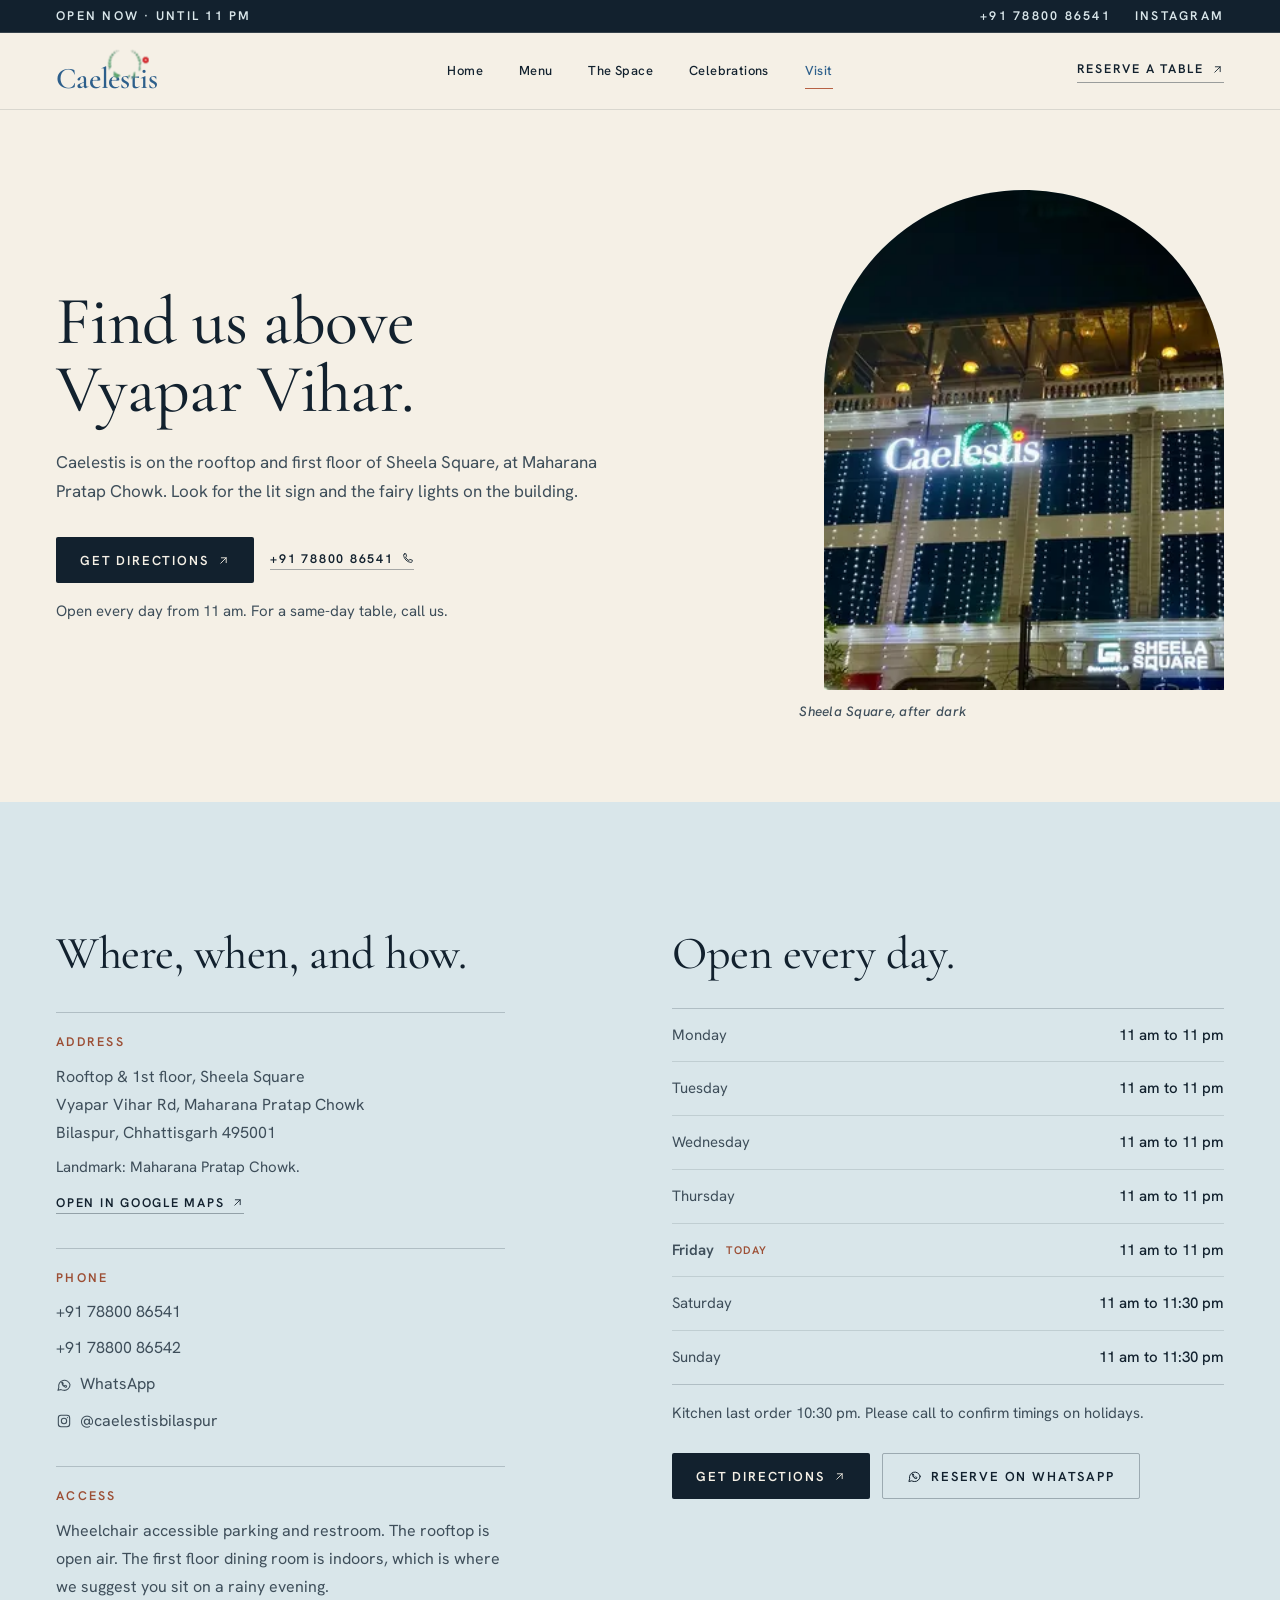
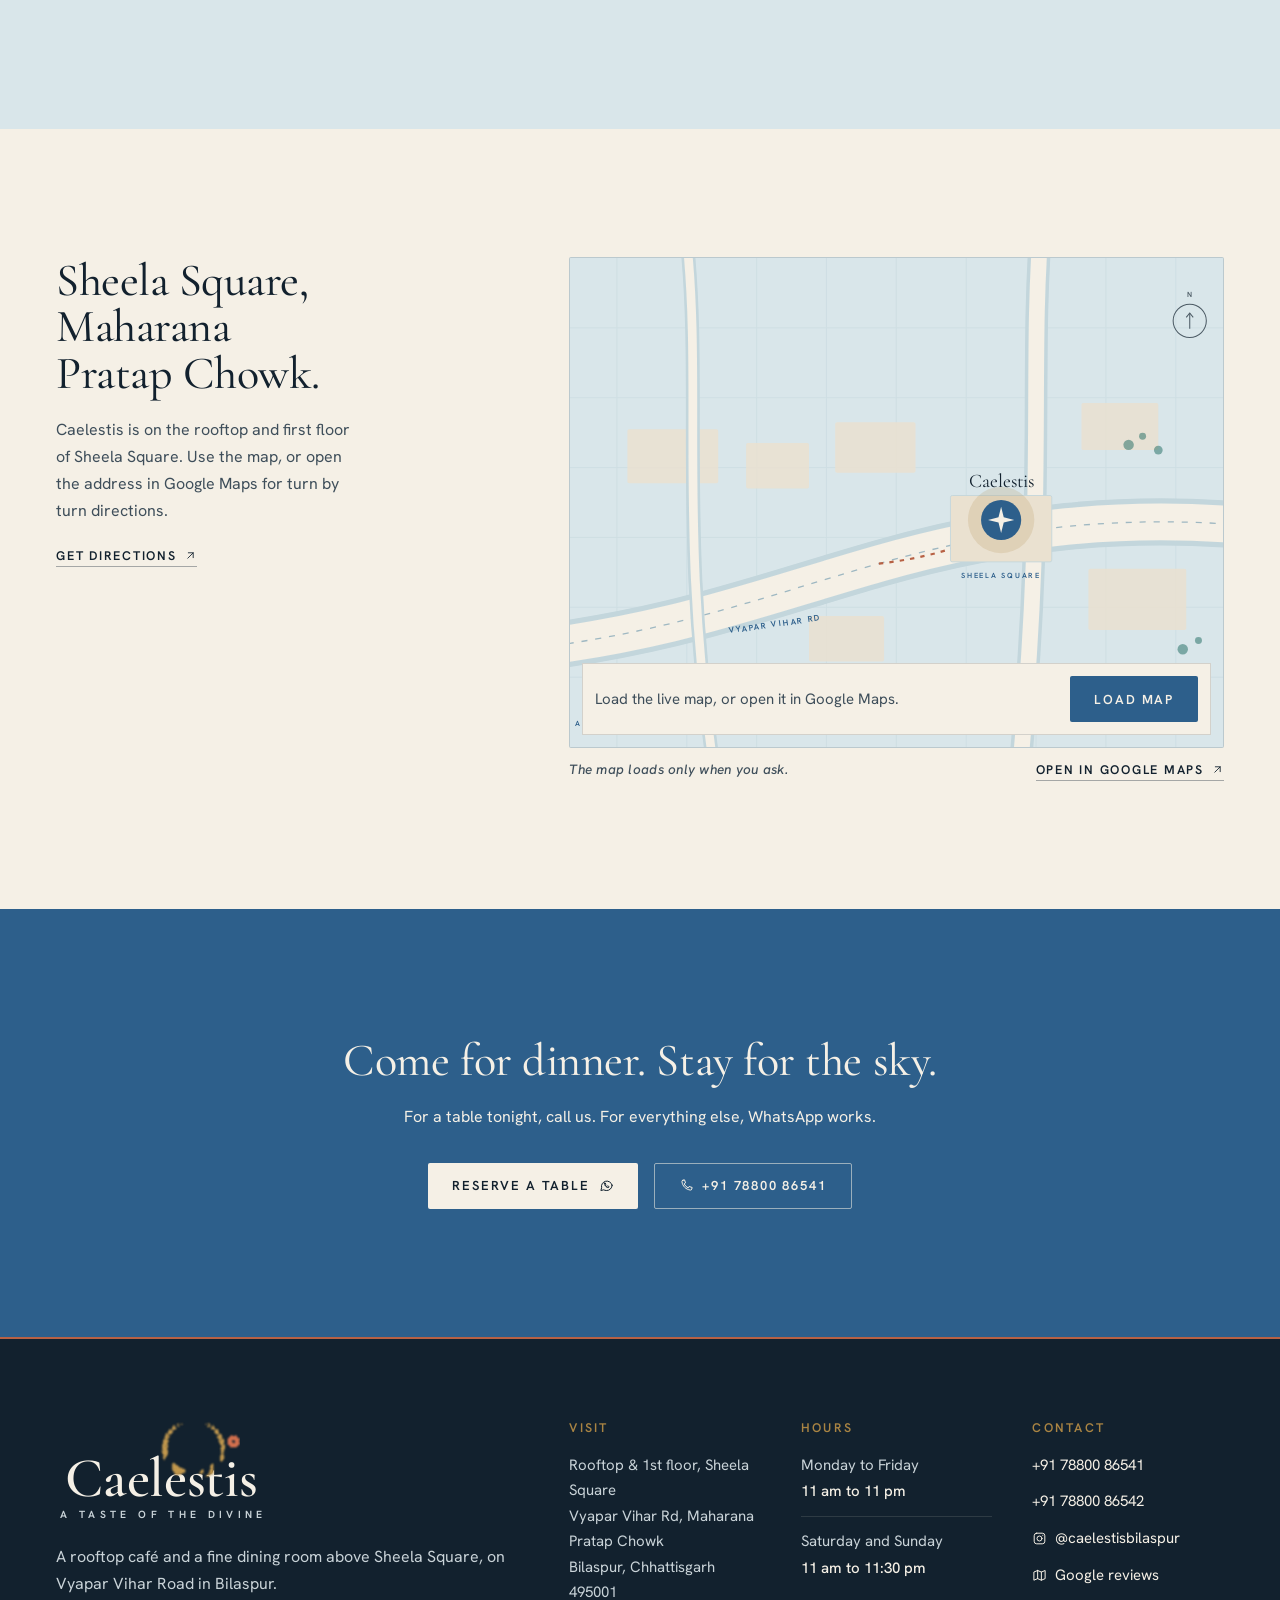
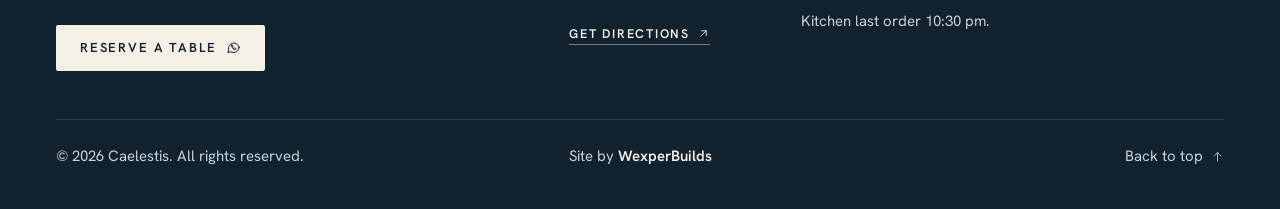
<file: visit/index.html>
<!DOCTYPE html><html lang="en"><head><meta charset="utf-8"><meta name="viewport" content="width=device-width, initial-scale=1, viewport-fit=cover"><title>Visit | Caelestis Rooftop &amp; Fine Dine, Bilaspur</title><meta name="description" content="Find Caelestis at Sheela Square on Vyapar Vihar Road, Maharana Pratap Chowk, Bilaspur. Open daily from 11 am. Rooftop café and fine dining on the first floor."><meta name="generator" content="Astro v7.4.1"><meta name="theme-color" content="#12212E"><link rel="icon" type="image/svg+xml" href="/favicon.svg"><link rel="apple-touch-icon" href="/apple-touch-icon.png"><meta property="og:type" content="website"><meta property="og:site_name" content="Caelestis"><meta property="og:locale" content="en_IN"><meta property="og:title" content="Visit | Caelestis Rooftop &amp; Fine Dine, Bilaspur"><meta property="og:description" content="Find Caelestis at Sheela Square on Vyapar Vihar Road, Maharana Pratap Chowk, Bilaspur. Open daily from 11 am. Rooftop café and fine dining on the first floor."><meta property="og:image" content="/og.jpg"><meta property="og:image:width" content="1200"><meta property="og:image:height" content="630"><meta property="og:image:alt" content="The Caelestis rooftop at sunset, with tables set under the pergola."><meta name="twitter:card" content="summary_large_image"><meta name="twitter:title" content="Visit | Caelestis Rooftop &amp; Fine Dine, Bilaspur"><meta name="twitter:description" content="Find Caelestis at Sheela Square on Vyapar Vihar Road, Maharana Pratap Chowk, Bilaspur. Open daily from 11 am. Rooftop café and fine dining on the first floor."><meta name="twitter:image" content="/og.jpg"><script>
      document.documentElement.classList.add("js");
    </script><script type="application/ld+json">{"@context":"https://schema.org","@type":"Restaurant","name":"Caelestis Rooftop & Fine Dine Restaurant","alternateName":"Caelestis Bilaspur","description":"A rooftop café and a fine dining room on Vyapar Vihar Road, Bilaspur. North Indian, Italian, Continental, Japanese and Oriental, under one sky.","telephone":"+917880086541","servesCuisine":["North Indian","Italian","Continental","Japanese","Oriental"],"priceRange":"₹₹₹","image":"/og.jpg","hasMenu":"/menu","acceptsReservations":"https://wa.me/917880086541?text=Hi%20Caelestis%2C%20I%20would%20like%20to%20reserve%20a%20table.%20Date%3A%20___%2C%20time%3A%20___%2C%20guests%3A%20___.","address":{"@type":"PostalAddress","streetAddress":"Rooftop & 1st floor, Sheela Square building, Vyapar Vihar Rd, Maharana Pratap Chowk","addressLocality":"Bilaspur","addressRegion":"Chhattisgarh","postalCode":"495001","addressCountry":"IN"},"geo":{"@type":"GeoCoordinates","latitude":22.0725026,"longitude":82.1391564},"openingHoursSpecification":[{"@type":"OpeningHoursSpecification","dayOfWeek":["Monday","Tuesday","Wednesday","Thursday","Friday"],"opens":"11:00","closes":"23:00"},{"@type":"OpeningHoursSpecification","dayOfWeek":["Saturday","Sunday"],"opens":"11:00","closes":"23:30"}],"sameAs":["https://www.instagram.com/caelestisbilaspur/","https://www.google.com/maps/place/Caelestis+Rooftop+%26+Fine+Dine+Restaurant/@22.0725026,82.1365815,17z/data=!3m1!4b1!4m6!3m5!1s0x3a280b747d9b06c1:0xebc608e771ac2818!8m2!3d22.0725026!4d82.1391564!16s%2Fg%2F11sf10b1d5"]}</script><link rel="stylesheet" href="/_astro/Base.CIXomMjN.css"></head><body id="top" class="min-h-screen bg-paper text-ink"><a class="skip-link" href="#main">Skip to content</a><header class="site-header" data-header><div class="header-strip"><div class="wrap flex h-8 items-center justify-between gap-6"><p class="label text-sky" data-open-status aria-live="polite">Open daily from 11 am</p><div class="flex items-center gap-6"><a href="tel:+917880086541" class="label text-sky transition-colors hover:text-brass">+91 78800 86541</a><a href="https://www.instagram.com/caelestisbilaspur/" target="_blank" rel="noopener" class="label text-sky transition-colors hover:text-brass">Instagram</a></div></div></div><div class="wrap grid h-16 grid-cols-[1fr_auto] items-center lg:h-[76px] lg:grid-cols-[1fr_auto_1fr]"><a href="/" class="flex items-center justify-self-start" aria-label="Caelestis, home"><span class="logo text-[27px] lg:text-[30px]"><span class="logo-word">Caelestis<img class="logo-wreath" src="/_astro/logo-ornament.w9wH181q.png" alt="" width="99" height="74" loading="eager" decoding="async"></span></span></a><nav class="hidden items-center gap-9 lg:flex" aria-label="Primary"><a href="/" class="nav-link">Home</a><a href="/menu" class="nav-link">Menu</a><a href="/#the-space" class="nav-link">The Space</a><a href="/celebrations" class="nav-link">Celebrations</a><a href="/visit" class="nav-link is-active" aria-current="page">Visit</a></nav><div class="hidden items-center justify-end lg:flex"><a href="https://wa.me/917880086541?text=Hi%20Caelestis%2C%20I%20would%20like%20to%20reserve%20a%20table.%20Date%3A%20___%2C%20time%3A%20___%2C%20guests%3A%20___." target="_blank" rel="noopener" class="header-cta" aria-label="Reserve a table on WhatsApp">Reserve a table<svg xmlns="http://www.w3.org/2000/svg" viewBox="0 0 24 24" width="13" height="13" class fill="none" stroke="currentColor" stroke-width="1.6" stroke-linecap="round" stroke-linejoin="round" aria-hidden="true" focusable="false"><path d="M7 17 17 7"></path><path d="M8 7h9v9"></path></svg></a></div><button type="button" class="group flex size-11 items-center justify-center justify-self-end rounded-full text-ink transition-[background-color,color] duration-300 group-active:bg-paper-deep group-active:text-terracotta-deep group-active:duration-150 focus-visible:bg-paper-deep focus-visible:text-terracotta-deep focus-visible:outline-none focus-visible:ring-2 focus-visible:ring-terracotta/50 focus-visible:ring-offset-2 focus-visible:ring-offset-paper lg:hidden" data-menu-open aria-controls="mobile-menu" aria-expanded="false" aria-label="Open menu"><span class="relative block h-4 w-6 transition-transform duration-200 ease-out group-active:scale-95" aria-hidden="true"><span class="menu-line absolute left-0 top-0 h-[1.5px] w-full transition-transform duration-300 ease-out group-hover:translate-x-[2.5px] group-active:translate-y-[2.5px]"></span><span class="menu-line absolute left-0 top-[7px] h-[1.5px] w-full transition-transform duration-300 ease-out group-active:scale-x-[0.92]"></span><span class="menu-line absolute bottom-0 left-0 h-[1.5px] w-full transition-transform duration-300 ease-out group-hover:-translate-x-[2.5px] group-active:-translate-y-[2.5px]"></span></span></button></div></header><div id="mobile-menu" class="fixed inset-0 z-[60] hidden bg-paper text-ink" role="dialog" aria-modal="true" aria-label="Site menu" data-menu><div class="menu-panel flex h-full flex-col"><div class="wrap flex h-16 shrink-0 items-center justify-between border-b border-ink/10"><a href="/" class="flex items-center" aria-label="Caelestis, home"><span class="logo text-[26px]"><span class="logo-word">Caelestis<img class="logo-wreath" src="/_astro/logo-ornament.w9wH181q.png" alt="" width="99" height="74" loading="eager" decoding="async"></span></span></a><button type="button" class="group flex size-11 items-center justify-center rounded-full text-ink transition-[background-color,color] duration-300 hover:bg-paper-deep hover:text-terracotta-deep active:bg-paper-deep active:text-terracotta-deep active:duration-150 focus-visible:bg-paper-deep focus-visible:text-terracotta-deep focus-visible:outline-none focus-visible:ring-2 focus-visible:ring-terracotta/50 focus-visible:ring-offset-2 focus-visible:ring-offset-paper" data-menu-close aria-label="Close menu"><svg xmlns="http://www.w3.org/2000/svg" viewBox="0 0 24 24" width="22" height="22" class="menu-close-icon" fill="none" stroke="currentColor" stroke-width="1.6" stroke-linecap="round" stroke-linejoin="round" aria-hidden="true" focusable="false"><path d="m6 6 12 12"></path><path d="M18 6 6 18"></path></svg></button></div><div class="wrap flex flex-1 flex-col justify-between overflow-y-auto py-8"><nav aria-label="Mobile"><ul class="border-t border-ink/12"><li class="border-b border-ink/12" style="--i:0"><a href="/" class="group flex items-baseline justify-between gap-6 py-5" data-menu-link><span class="font-display text-[clamp(2.1rem,9vw,3.1rem)] leading-none tracking-[-0.02em] transition-colors group-hover:text-cornflower">Home</span><span class="folio shrink-0 text-terracotta-deep">01</span></a></li><li class="border-b border-ink/12" style="--i:1"><a href="/menu" class="group flex items-baseline justify-between gap-6 py-5" data-menu-link><span class="font-display text-[clamp(2.1rem,9vw,3.1rem)] leading-none tracking-[-0.02em] transition-colors group-hover:text-cornflower">Menu</span><span class="folio shrink-0 text-terracotta-deep">02</span></a></li><li class="border-b border-ink/12" style="--i:2"><a href="/#the-space" class="group flex items-baseline justify-between gap-6 py-5" data-menu-link><span class="font-display text-[clamp(2.1rem,9vw,3.1rem)] leading-none tracking-[-0.02em] transition-colors group-hover:text-cornflower">The Space</span><span class="folio shrink-0 text-terracotta-deep">03</span></a></li><li class="border-b border-ink/12" style="--i:3"><a href="/celebrations" class="group flex items-baseline justify-between gap-6 py-5" data-menu-link><span class="font-display text-[clamp(2.1rem,9vw,3.1rem)] leading-none tracking-[-0.02em] transition-colors group-hover:text-cornflower">Celebrations</span><span class="folio shrink-0 text-terracotta-deep">04</span></a></li><li class="border-b border-ink/12" style="--i:4"><a href="/visit" class="group flex items-baseline justify-between gap-6 py-5" data-menu-link><span class="font-display text-[clamp(2.1rem,9vw,3.1rem)] leading-none tracking-[-0.02em] transition-colors group-hover:text-cornflower">Visit</span><span class="folio shrink-0 text-terracotta-deep">05</span></a></li></ul></nav><div class="mt-10 space-y-8 pb-2"><a href="https://wa.me/917880086541?text=Hi%20Caelestis%2C%20I%20would%20like%20to%20reserve%20a%20table.%20Date%3A%20___%2C%20time%3A%20___%2C%20guests%3A%20___." target="_blank" rel="noopener" class="btn btn-primary w-full">Reserve a table</a><div class="space-y-4"><p class="label text-terracotta-deep">A Taste of the Divine</p><div class="grid gap-2.5 text-[16px] leading-relaxed text-ink-soft"><a href="tel:+917880086541" class="w-fit hover:text-cornflower">+91 78800 86541</a><a href="tel:+917880086542" class="w-fit hover:text-cornflower">+91 78800 86542</a><a href="https://www.instagram.com/caelestisbilaspur/" target="_blank" rel="noopener" class="inline-flex w-fit items-center gap-2 hover:text-cornflower"><svg xmlns="http://www.w3.org/2000/svg" viewBox="0 0 24 24" width="15" height="15" class fill="none" stroke="currentColor" stroke-width="1.6" stroke-linecap="round" stroke-linejoin="round" aria-hidden="true" focusable="false"><rect x="3.5" y="3.5" width="17" height="17" rx="4"></rect><circle cx="12" cy="12" r="4"></circle><circle cx="17.2" cy="6.8" r=".9" fill="currentColor" stroke="none"></circle></svg>@caelestisbilaspur</a><p class="max-w-[32ch]">Rooftop &amp; 1st floor, Sheela Square, Vyapar Vihar Rd, Maharana Pratap Chowk, Bilaspur</p><p class="label text-terracotta-deep" data-open-status aria-live="polite">Open daily from 11 am</p></div></div></div></div></div></div><main id="main" tabindex="-1" class="pt-[var(--header-h)]"><section class="bg-paper"><div class="wrap grid gap-12 py-12 md:py-20 lg:grid-cols-12 lg:gap-16"><div class="text-center lg:col-span-6 lg:self-center lg:text-left"><h1 data-rise class="display text-[clamp(2.45rem,5.4vw,4.25rem)] text-ink">Find us above Vyapar Vihar.</h1><p data-rise class="mx-auto mt-6 max-w-[34rem] text-[17px] leading-[1.7] text-ink-soft lg:mx-0" style="--rise-delay: 130ms">Caelestis is on the rooftop and first floor of Sheela Square, at Maharana Pratap Chowk. Look for the lit sign and the fairy lights on the building.</p><div data-rise class="mt-8 flex flex-col items-center gap-4 sm:flex-row sm:justify-center lg:justify-start" style="--rise-delay: 260ms"><a href="https://www.google.com/maps/dir/?api=1&amp;destination=Caelestis+Rooftop+%26+Fine+Dine+Restaurant%2C+Vyapar+Vihar+Rd%2C+Bilaspur" target="_blank" rel="noopener" class="btn btn-ink w-full sm:w-auto">Get directions<svg xmlns="http://www.w3.org/2000/svg" viewBox="0 0 24 24" width="13" height="13" class fill="none" stroke="currentColor" stroke-width="1.6" stroke-linecap="round" stroke-linejoin="round" aria-hidden="true" focusable="false"><path d="M7 17 17 7"></path><path d="M8 7h9v9"></path></svg></a><a href="tel:+917880086541" class="link-line">+91 78800 86541<svg xmlns="http://www.w3.org/2000/svg" viewBox="0 0 24 24" width="13" height="13" class fill="none" stroke="currentColor" stroke-width="1.6" stroke-linecap="round" stroke-linejoin="round" aria-hidden="true" focusable="false"><path d="M6.3 3.6 8.9 3l1.5 4.9-2.2 1.4a13.5 13.5 0 0 0 6.5 6.5l1.4-2.2 4.9 1.5-.6 2.6a2 2 0 0 1-2.2 1.6C10.9 18.3 5.7 13.1 4.7 5.8a2 2 0 0 1 1.6-2.2Z"></path></svg></a></div><p class="mt-4 text-[15px] leading-relaxed text-ink-soft">Open every day from 11 am. For a same-day table, call us.</p></div><div class="lg:col-span-5 lg:col-start-8" data-reveal><div class="arch depth mx-auto aspect-[4/5] max-w-[400px] lg:mx-0 lg:ml-auto"><img src="/_astro/exterior-night.hprK9Yy3_12Go7o.webp" srcset="/_astro/exterior-night.hprK9Yy3_1BdKNu.webp 500w, /_astro/exterior-night.hprK9Yy3_Z14e17d.webp 750w, /_astro/exterior-night.hprK9Yy3_Z2haql1.webp 1000w" alt="The Caelestis building at night, with the sign lit and fairy lights across the windows above Sheela Square." sizes="(min-width: 1024px) 36vw, 84vw" loading="eager" fetchpriority="high" decoding="async" width="1440" height="1080" class="img-settle h-full w-full object-cover object-[15%_center]"></div><p class="folio mx-auto mt-3 max-w-[400px] text-ink-soft lg:ml-auto">Sheela Square, after dark</p></div></div></section><section class="bg-sky"><div class="wrap section grid gap-12 lg:grid-cols-12 lg:gap-16"><div class="lg:col-span-5" data-reveal><h2 class="display display-lg text-center text-ink lg:text-left">Where, when, and how.</h2><div class="mt-9 space-y-8"><div class="border-t border-ink/20 pt-5"><h3 class="label text-terracotta-deep">Address</h3><address class="mt-3 not-italic text-[16px] leading-[1.75] text-ink-soft">Rooftop &amp; 1st floor, Sheela Square<br>Vyapar Vihar Rd, Maharana Pratap Chowk<br>Bilaspur, Chhattisgarh 495001</address><p class="mt-2 text-[15px] leading-relaxed text-ink-soft">Landmark: Maharana Pratap Chowk.</p><a href="https://www.google.com/maps/place/Caelestis+Rooftop+%26+Fine+Dine+Restaurant/@22.0725026,82.1365815,17z/data=!3m1!4b1!4m6!3m5!1s0x3a280b747d9b06c1:0xebc608e771ac2818!8m2!3d22.0725026!4d82.1391564!16s%2Fg%2F11sf10b1d5" target="_blank" rel="noopener" class="link-line mt-4">Open in Google Maps<svg xmlns="http://www.w3.org/2000/svg" viewBox="0 0 24 24" width="13" height="13" class fill="none" stroke="currentColor" stroke-width="1.6" stroke-linecap="round" stroke-linejoin="round" aria-hidden="true" focusable="false"><path d="M7 17 17 7"></path><path d="M8 7h9v9"></path></svg></a></div><div class="border-t border-ink/20 pt-5"><h3 class="label text-terracotta-deep">Phone</h3><div class="mt-3 grid gap-2.5 text-[16px] text-ink-soft"><a href="tel:+917880086541" class="w-fit hover:text-cornflower">+91 78800 86541</a><a href="tel:+917880086542" class="w-fit hover:text-cornflower">+91 78800 86542</a><a href="https://wa.me/917880086541?text=Hi%20Caelestis%2C%20I%20would%20like%20to%20check%20table%20availability.%20Date%3A%20___%2C%20time%3A%20___%2C%20guests%3A%20___." target="_blank" rel="noopener" class="inline-flex w-fit items-center gap-2 hover:text-cornflower"><svg xmlns="http://www.w3.org/2000/svg" viewBox="0 0 24 24" width="16" height="16" class fill="none" stroke="currentColor" stroke-width="1.6" stroke-linecap="round" stroke-linejoin="round" aria-hidden="true" focusable="false"><path d="M21 11.6a8.5 8.5 0 0 1-9.4 8.4 8.8 8.8 0 0 1-4-1.1L3 20l1.2-4.4A8.5 8.5 0 1 1 21 11.6Z"></path><path d="M8.4 8.3c.2-.4.4-.5.7-.5h.5c.2 0 .4.1.5.4l.7 1.6c.1.2 0 .4-.1.6l-.5.6c-.1.2-.2.4 0 .6.4.7 1.1 1.5 1.9 1.8.3.1.4.1.6-.1l.6-.6c.2-.2.4-.2.6-.1l1.6.7c.3.1.4.3.4.5v.6c0 .3-.1.5-.4.7-.4.2-.9.3-1.4.2-2.4-.5-4.4-2.5-4.9-4.9-.1-.6 0-1.1.3-1.6Z"></path></svg>WhatsApp</a><a href="https://www.instagram.com/caelestisbilaspur/" target="_blank" rel="noopener" class="inline-flex w-fit items-center gap-2 hover:text-cornflower"><svg xmlns="http://www.w3.org/2000/svg" viewBox="0 0 24 24" width="16" height="16" class fill="none" stroke="currentColor" stroke-width="1.6" stroke-linecap="round" stroke-linejoin="round" aria-hidden="true" focusable="false"><rect x="3.5" y="3.5" width="17" height="17" rx="4"></rect><circle cx="12" cy="12" r="4"></circle><circle cx="17.2" cy="6.8" r=".9" fill="currentColor" stroke="none"></circle></svg>@caelestisbilaspur</a></div></div><div class="border-t border-ink/20 pt-5"><h3 class="label text-terracotta-deep">Access</h3><p class="mt-3 text-[16px] leading-[1.75] text-ink-soft">Wheelchair accessible parking and restroom. The rooftop is open air. The first floor dining room is indoors, which is where we suggest you sit on a rainy evening.</p></div></div></div><div class="lg:col-span-6 lg:col-start-7" data-reveal style="--reveal-delay: 100ms"><h2 class="display display-lg text-center text-ink lg:text-left">Open every day.</h2><dl class="mt-8 border-y border-ink/20"><div class="hours-row flex items-baseline justify-between gap-4 border-b border-ink/12 py-3.5 last:border-b-0" data-day="1"><dt class="flex items-center gap-2 text-[15px] text-ink-soft">Monday<span class="today-label ml-1 text-[11px] font-semibold uppercase tracking-[0.14em] text-terracotta-deep">Today</span></dt><dd class="text-[15px] font-medium tabular-nums text-ink">11 am to 11 pm</dd></div><div class="hours-row flex items-baseline justify-between gap-4 border-b border-ink/12 py-3.5 last:border-b-0" data-day="2"><dt class="flex items-center gap-2 text-[15px] text-ink-soft">Tuesday<span class="today-label ml-1 text-[11px] font-semibold uppercase tracking-[0.14em] text-terracotta-deep">Today</span></dt><dd class="text-[15px] font-medium tabular-nums text-ink">11 am to 11 pm</dd></div><div class="hours-row flex items-baseline justify-between gap-4 border-b border-ink/12 py-3.5 last:border-b-0" data-day="3"><dt class="flex items-center gap-2 text-[15px] text-ink-soft">Wednesday<span class="today-label ml-1 text-[11px] font-semibold uppercase tracking-[0.14em] text-terracotta-deep">Today</span></dt><dd class="text-[15px] font-medium tabular-nums text-ink">11 am to 11 pm</dd></div><div class="hours-row flex items-baseline justify-between gap-4 border-b border-ink/12 py-3.5 last:border-b-0" data-day="4"><dt class="flex items-center gap-2 text-[15px] text-ink-soft">Thursday<span class="today-label ml-1 text-[11px] font-semibold uppercase tracking-[0.14em] text-terracotta-deep">Today</span></dt><dd class="text-[15px] font-medium tabular-nums text-ink">11 am to 11 pm</dd></div><div class="hours-row flex items-baseline justify-between gap-4 border-b border-ink/12 py-3.5 last:border-b-0" data-day="5"><dt class="flex items-center gap-2 text-[15px] text-ink-soft">Friday<span class="today-label ml-1 text-[11px] font-semibold uppercase tracking-[0.14em] text-terracotta-deep">Today</span></dt><dd class="text-[15px] font-medium tabular-nums text-ink">11 am to 11 pm</dd></div><div class="hours-row flex items-baseline justify-between gap-4 border-b border-ink/12 py-3.5 last:border-b-0" data-day="6"><dt class="flex items-center gap-2 text-[15px] text-ink-soft">Saturday<span class="today-label ml-1 text-[11px] font-semibold uppercase tracking-[0.14em] text-terracotta-deep">Today</span></dt><dd class="text-[15px] font-medium tabular-nums text-ink">11 am to 11:30 pm</dd></div><div class="hours-row flex items-baseline justify-between gap-4 border-b border-ink/12 py-3.5 last:border-b-0" data-day="0"><dt class="flex items-center gap-2 text-[15px] text-ink-soft">Sunday<span class="today-label ml-1 text-[11px] font-semibold uppercase tracking-[0.14em] text-terracotta-deep">Today</span></dt><dd class="text-[15px] font-medium tabular-nums text-ink">11 am to 11:30 pm</dd></div></dl><p class="mt-4 text-[15px] leading-relaxed text-ink-soft">Kitchen last order 10:30 pm. Please call to confirm timings on holidays.</p><div class="mt-7 flex flex-col gap-3 sm:flex-row"><a href="https://www.google.com/maps/dir/?api=1&amp;destination=Caelestis+Rooftop+%26+Fine+Dine+Restaurant%2C+Vyapar+Vihar+Rd%2C+Bilaspur" target="_blank" rel="noopener" class="btn btn-ink w-full sm:w-auto">Get directions<svg xmlns="http://www.w3.org/2000/svg" viewBox="0 0 24 24" width="13" height="13" class fill="none" stroke="currentColor" stroke-width="1.6" stroke-linecap="round" stroke-linejoin="round" aria-hidden="true" focusable="false"><path d="M7 17 17 7"></path><path d="M8 7h9v9"></path></svg></a><a href="https://wa.me/917880086541?text=Hi%20Caelestis%2C%20I%20would%20like%20to%20check%20table%20availability.%20Date%3A%20___%2C%20time%3A%20___%2C%20guests%3A%20___." target="_blank" rel="noopener" class="btn btn-outline w-full sm:w-auto"><svg xmlns="http://www.w3.org/2000/svg" viewBox="0 0 24 24" width="15" height="15" class fill="none" stroke="currentColor" stroke-width="1.6" stroke-linecap="round" stroke-linejoin="round" aria-hidden="true" focusable="false"><path d="M21 11.6a8.5 8.5 0 0 1-9.4 8.4 8.8 8.8 0 0 1-4-1.1L3 20l1.2-4.4A8.5 8.5 0 1 1 21 11.6Z"></path><path d="M8.4 8.3c.2-.4.4-.5.7-.5h.5c.2 0 .4.1.5.4l.7 1.6c.1.2 0 .4-.1.6l-.5.6c-.1.2-.2.4 0 .6.4.7 1.1 1.5 1.9 1.8.3.1.4.1.6-.1l.6-.6c.2-.2.4-.2.6-.1l1.6.7c.3.1.4.3.4.5v.6c0 .3-.1.5-.4.7-.4.2-.9.3-1.4.2-2.4-.5-4.4-2.5-4.9-4.9-.1-.6 0-1.1.3-1.6Z"></path></svg>Reserve on WhatsApp</a></div></div></div></section><section class="bg-paper"><div class="wrap section grid gap-12 lg:grid-cols-12 lg:gap-16"><div class="text-center lg:col-span-4 lg:text-left" data-reveal><h2 class="display display-lg text-ink">Sheela Square, Maharana Pratap Chowk.</h2><p class="mx-auto mt-5 max-w-[30rem] text-[16px] leading-[1.7] text-ink-soft lg:mx-0">Caelestis is on the rooftop and first floor of Sheela Square. Use the map, or open the address in Google Maps for turn by turn directions.</p><a href="https://www.google.com/maps/dir/?api=1&amp;destination=Caelestis+Rooftop+%26+Fine+Dine+Restaurant%2C+Vyapar+Vihar+Rd%2C+Bilaspur" target="_blank" rel="noopener" class="link-line mt-6">Get directions<svg xmlns="http://www.w3.org/2000/svg" viewBox="0 0 24 24" width="13" height="13" class fill="none" stroke="currentColor" stroke-width="1.6" stroke-linecap="round" stroke-linejoin="round" aria-hidden="true" focusable="false"><path d="M7 17 17 7"></path><path d="M8 7h9v9"></path></svg></a></div><div class="lg:col-span-7 lg:col-start-6" data-reveal style="--reveal-delay: 100ms"><div class="relative aspect-[4/3] overflow-hidden rounded-[2px] border border-ink/15 bg-sky" data-map data-src="https://www.google.com/maps?q=Caelestis+Rooftop+%26+Fine+Dine+Restaurant%2C+Vyapar+Vihar+Rd%2C+Bilaspur&amp;z=16&amp;output=embed"><div class="absolute inset-0" data-map-placeholder><svg xmlns="http://www.w3.org/2000/svg" viewBox="0 0 800 560" class="h-full w-full" role="img" aria-label="Sketch map of the area around Caelestis. The restaurant is at Sheela Square on Vyapar Vihar Road, near Maharana Pratap Chowk in Bilaspur." preserveAspectRatio="xMidYMid slice"><rect width="800" height="560" fill="#D9E6EA"></rect><g opacity="0.5" stroke="#C3D6DC" stroke-width="1"><path d="M0 80h800M0 160h800M0 240h800M0 320h800M0 400h800M0 480h800"></path><path d="M80 0v560M160 0v560M240 0v560M320 0v560M400 0v560M480 0v560M560 0v560M640 0v560M720 0v560"></path></g><g fill="#EAE1D0" opacity="0.85"><rect x="92" y="196" width="104" height="62" rx="2"></rect><rect x="228" y="212" width="72" height="52" rx="2"></rect><rect x="330" y="188" width="92" height="58" rx="2"></rect><rect x="620" y="356" width="112" height="70" rx="2"></rect><rect x="300" y="410" width="86" height="52" rx="2"></rect><rect x="612" y="166" width="88" height="54" rx="2"></rect></g><path d="M-40 450 C 140 430 240 390 380 350 S 660 290 840 310" fill="none" stroke="#C3D6DC" stroke-width="54"></path><path d="M-40 450 C 140 430 240 390 380 350 S 660 290 840 310" fill="none" stroke="#F5F0E6" stroke-width="42"></path><path d="M-40 450 C 140 430 240 390 380 350 S 660 290 840 310" fill="none" stroke="#9FB8C2" stroke-width="1.5" stroke-dasharray="7 9"></path><path d="M 566 -40 C 552 130 572 280 540 600" fill="none" stroke="#C3D6DC" stroke-width="26"></path><path d="M 566 -40 C 552 130 572 280 540 600" fill="none" stroke="#F5F0E6" stroke-width="18"></path><path d="M 160 -20 C 178 150 150 320 192 590" fill="none" stroke="#C3D6DC" stroke-width="16"></path><path d="M 160 -20 C 178 150 150 320 192 590" fill="none" stroke="#F5F0E6" stroke-width="10"></path><path d="M 380 350 C 432 344 472 332 500 318" fill="none" stroke="#B76144" stroke-width="2.5" stroke-dasharray="5 7"></path><rect x="462" y="272" width="116" height="76" rx="2" fill="#EAE1D0" stroke="#C3D6DC" stroke-width="1"></rect><text x="520" y="262" text-anchor="middle" fill="#12212E" font-family="'Cormorant Garamond Variable', Georgia, 'Times New Roman', serif" font-size="22">Caelestis</text><text x="520" y="366" text-anchor="middle" fill="#2D5F8B" font-family="'Hanken Grotesk Variable', sans-serif" font-size="8.5" font-weight="600" letter-spacing="2">SHEELA SQUARE</text><circle cx="520" cy="300" r="38" fill="#A98443" opacity="0.18"></circle><circle cx="520" cy="300" r="23" fill="#2D5F8B"></circle><path d="M520 285 523 297 535 300 523 303 520 315 517 303 505 300 517 297Z" fill="#F5F0E6"></path><text x="208" y="430" fill="#2D5F8B" font-family="'Hanken Grotesk Variable', sans-serif" font-size="9.5" font-weight="600" letter-spacing="2" transform="rotate(-8 208 430)">VYAPAR VIHAR RD</text><text x="74" y="492" fill="#2D5F8B" font-family="'Hanken Grotesk Variable', sans-serif" font-size="8.5" font-weight="600" letter-spacing="1.6">MAHARANA PRATAP CHOWK</text><g fill="#1E6A60" opacity="0.5"><circle cx="666" cy="214" r="6"></circle><circle cx="682" cy="204" r="4"></circle><circle cx="700" cy="220" r="5"></circle><circle cx="728" cy="448" r="6"></circle><circle cx="746" cy="438" r="4"></circle></g><g transform="translate(736 72)" stroke="#12212E" stroke-width="1.2" fill="none" opacity="0.7"><circle cx="0" cy="0" r="19"></circle><path d="M0 9V-9"></path><path d="M-4 -4 0 -9 4 -4"></path><text x="0" y="-27" text-anchor="middle" fill="#12212E" stroke="none" font-family="'Hanken Grotesk Variable', sans-serif" font-size="8.5" font-weight="600" letter-spacing="1.4">N</text></g><text x="32" y="536" fill="#2D5F8B" font-family="'Hanken Grotesk Variable', sans-serif" font-size="8.5" font-weight="600" letter-spacing="1.2">A SKETCH, NOT TO SCALE</text></svg><div class="absolute inset-x-3 bottom-3 flex flex-col gap-3 border border-ink/15 bg-paper p-3 sm:flex-row sm:items-center sm:justify-between"><p class="text-[15px] leading-relaxed text-ink-soft">Load the live map, or open it in Google Maps.</p><button type="button" class="btn btn-primary w-full sm:w-auto" data-map-load>Load map</button></div></div></div><div class="mt-3 flex flex-wrap items-baseline justify-between gap-3"><p class="folio text-ink-soft">The map loads only when you ask.</p><a href="https://www.google.com/maps/place/Caelestis+Rooftop+%26+Fine+Dine+Restaurant/@22.0725026,82.1365815,17z/data=!3m1!4b1!4m6!3m5!1s0x3a280b747d9b06c1:0xebc608e771ac2818!8m2!3d22.0725026!4d82.1391564!16s%2Fg%2F11sf10b1d5" target="_blank" rel="noopener" class="link-line">Open in Google Maps<svg xmlns="http://www.w3.org/2000/svg" viewBox="0 0 24 24" width="13" height="13" class fill="none" stroke="currentColor" stroke-width="1.6" stroke-linecap="round" stroke-linejoin="round" aria-hidden="true" focusable="false"><path d="M7 17 17 7"></path><path d="M8 7h9v9"></path></svg></a></div></div></div></section><section class="bg-cornflower text-paper"><div class="wrap section text-center"><div class="mx-auto max-w-2xl" data-reveal><h2 class="display display-lg">Come for dinner. Stay for the sky.</h2><p class="mx-auto mt-5 max-w-[32rem] text-[16px] leading-[1.7] text-paper">For a table tonight, call us. For everything else, WhatsApp works.</p><div class="mt-8 flex flex-col items-center justify-center gap-4 sm:flex-row"><a href="https://wa.me/917880086541?text=Hi%20Caelestis%2C%20I%20would%20like%20to%20reserve%20a%20table.%20Date%3A%20___%2C%20time%3A%20___%2C%20guests%3A%20___." target="_blank" rel="noopener" class="btn btn-paper w-full sm:w-auto">Reserve a table<svg xmlns="http://www.w3.org/2000/svg" viewBox="0 0 24 24" width="15" height="15" class fill="none" stroke="currentColor" stroke-width="1.6" stroke-linecap="round" stroke-linejoin="round" aria-hidden="true" focusable="false"><path d="M21 11.6a8.5 8.5 0 0 1-9.4 8.4 8.8 8.8 0 0 1-4-1.1L3 20l1.2-4.4A8.5 8.5 0 1 1 21 11.6Z"></path><path d="M8.4 8.3c.2-.4.4-.5.7-.5h.5c.2 0 .4.1.5.4l.7 1.6c.1.2 0 .4-.1.6l-.5.6c-.1.2-.2.4 0 .6.4.7 1.1 1.5 1.9 1.8.3.1.4.1.6-.1l.6-.6c.2-.2.4-.2.6-.1l1.6.7c.3.1.4.3.4.5v.6c0 .3-.1.5-.4.7-.4.2-.9.3-1.4.2-2.4-.5-4.4-2.5-4.9-4.9-.1-.6 0-1.1.3-1.6Z"></path></svg></a><a href="tel:+917880086541" class="btn btn-outline-light w-full sm:w-auto"><svg xmlns="http://www.w3.org/2000/svg" viewBox="0 0 24 24" width="15" height="15" class fill="none" stroke="currentColor" stroke-width="1.6" stroke-linecap="round" stroke-linejoin="round" aria-hidden="true" focusable="false"><path d="M6.3 3.6 8.9 3l1.5 4.9-2.2 1.4a13.5 13.5 0 0 0 6.5 6.5l1.4-2.2 4.9 1.5-.6 2.6a2 2 0 0 1-2.2 1.6C10.9 18.3 5.7 13.1 4.7 5.8a2 2 0 0 1 1.6-2.2Z"></path></svg>+91 78800 86541</a></div></div></div></section></main><footer id="site-footer" class="border-t-2 border-terracotta bg-ink text-paper"><div class="wrap pb-10 pt-14 md:pt-20"><div class="grid gap-12 lg:grid-cols-12 lg:gap-16"><div class="lg:col-span-5"><a href="/" class="inline-block w-fit" aria-label="Caelestis, A Taste of the Divine, back to the home page"><span class="logo logo--paper text-[clamp(2.5rem,5vw,3.5rem)]"><span class="logo-word">Caelestis<img class="logo-wreath" src="/_astro/logo-ornament-dark.84eLO9qw.png" alt="" width="99" height="74" loading="eager" decoding="async"></span> <span class="logo-tag">A Taste of the Divine</span></span></a><p class="mt-5 max-w-[30rem] text-[16px] leading-[1.7] text-paper-soft">A rooftop café and a fine dining room above Sheela Square, on Vyapar Vihar Road in Bilaspur.</p><a href="https://wa.me/917880086541?text=Hi%20Caelestis%2C%20I%20would%20like%20to%20reserve%20a%20table.%20Date%3A%20___%2C%20time%3A%20___%2C%20guests%3A%20___." target="_blank" rel="noopener" class="btn btn-paper mt-7">Reserve a table<svg xmlns="http://www.w3.org/2000/svg" viewBox="0 0 24 24" width="15" height="15" class fill="none" stroke="currentColor" stroke-width="1.6" stroke-linecap="round" stroke-linejoin="round" aria-hidden="true" focusable="false"><path d="M21 11.6a8.5 8.5 0 0 1-9.4 8.4 8.8 8.8 0 0 1-4-1.1L3 20l1.2-4.4A8.5 8.5 0 1 1 21 11.6Z"></path><path d="M8.4 8.3c.2-.4.4-.5.7-.5h.5c.2 0 .4.1.5.4l.7 1.6c.1.2 0 .4-.1.6l-.5.6c-.1.2-.2.4 0 .6.4.7 1.1 1.5 1.9 1.8.3.1.4.1.6-.1l.6-.6c.2-.2.4-.2.6-.1l1.6.7c.3.1.4.3.4.5v.6c0 .3-.1.5-.4.7-.4.2-.9.3-1.4.2-2.4-.5-4.4-2.5-4.9-4.9-.1-.6 0-1.1.3-1.6Z"></path></svg></a></div><div class="grid gap-10 sm:grid-cols-3 lg:col-span-7"><div><h2 class="label text-brass">Visit</h2><address class="mt-4 not-italic text-[15px] leading-[1.7] text-paper-soft">Rooftop &amp; 1st floor, Sheela Square<br>Vyapar Vihar Rd, Maharana Pratap Chowk<br>Bilaspur, Chhattisgarh 495001</address><a href="https://www.google.com/maps/dir/?api=1&amp;destination=Caelestis+Rooftop+%26+Fine+Dine+Restaurant%2C+Vyapar+Vihar+Rd%2C+Bilaspur" target="_blank" rel="noopener" class="link-line link-line--light mt-5">Get directions<svg xmlns="http://www.w3.org/2000/svg" viewBox="0 0 24 24" width="13" height="13" class fill="none" stroke="currentColor" stroke-width="1.6" stroke-linecap="round" stroke-linejoin="round" aria-hidden="true" focusable="false"><path d="M7 17 17 7"></path><path d="M8 7h9v9"></path></svg></a></div><div><h2 class="label text-brass">Hours</h2><dl class="mt-4 space-y-3"><div class="flex flex-col gap-0.5 border-b border-paper/12 pb-3 text-[15px] last:border-b-0"><dt class="text-paper-soft">Monday to Friday</dt><dd class="font-medium text-paper">11 am to 11 pm</dd></div><div class="flex flex-col gap-0.5 border-b border-paper/12 pb-3 text-[15px] last:border-b-0"><dt class="text-paper-soft">Saturday and Sunday</dt><dd class="font-medium text-paper">11 am to 11:30 pm</dd></div></dl><p class="mt-4 text-[15px] leading-relaxed text-paper-soft">Kitchen last order 10:30 pm.</p></div><div><h2 class="label text-brass">Contact</h2><div class="mt-4 grid gap-3 text-[15px]"><a href="tel:+917880086541" class="w-fit transition-colors hover:text-brass">+91 78800 86541</a><a href="tel:+917880086542" class="w-fit transition-colors hover:text-brass">+91 78800 86542</a><a href="https://www.instagram.com/caelestisbilaspur/" target="_blank" rel="noopener" class="inline-flex w-fit items-center gap-2 transition-colors hover:text-brass"><svg xmlns="http://www.w3.org/2000/svg" viewBox="0 0 24 24" width="15" height="15" class fill="none" stroke="currentColor" stroke-width="1.6" stroke-linecap="round" stroke-linejoin="round" aria-hidden="true" focusable="false"><rect x="3.5" y="3.5" width="17" height="17" rx="4"></rect><circle cx="12" cy="12" r="4"></circle><circle cx="17.2" cy="6.8" r=".9" fill="currentColor" stroke="none"></circle></svg>@caelestisbilaspur</a><a href="https://www.google.com/maps/place/Caelestis+Rooftop+%26+Fine+Dine+Restaurant/@22.0725026,82.1365815,17z/data=!3m1!4b1!4m6!3m5!1s0x3a280b747d9b06c1:0xebc608e771ac2818!8m2!3d22.0725026!4d82.1391564!16s%2Fg%2F11sf10b1d5" target="_blank" rel="noopener" class="inline-flex w-fit items-center gap-2 transition-colors hover:text-brass"><svg xmlns="http://www.w3.org/2000/svg" viewBox="0 0 24 24" width="15" height="15" class fill="none" stroke="currentColor" stroke-width="1.6" stroke-linecap="round" stroke-linejoin="round" aria-hidden="true" focusable="false"><path d="m9 4-6 2.5v13L9 17l6 2.5 6-2.5v-13L15 6.5 9 4Z"></path><path d="M9 4v13"></path><path d="M15 6.5v13"></path></svg>Google reviews</a></div></div></div></div><div class="mt-12 flex flex-col items-center gap-3 border-t border-paper/15 pt-6 text-center text-[15px] text-paper-soft sm:grid sm:grid-cols-[1fr_auto_1fr] sm:items-center sm:gap-8 sm:text-left"><p class="sm:justify-self-start">&copy; 2026 Caelestis. All rights reserved.</p><p>Site by <span class="font-semibold text-paper">WexperBuilds</span></p><a href="#top" class="inline-flex w-fit items-center gap-2 transition-colors hover:text-brass sm:justify-self-end">Back to top<svg xmlns="http://www.w3.org/2000/svg" viewBox="0 0 24 24" width="13" height="13" class="rotate-180" fill="none" stroke="currentColor" stroke-width="1.6" stroke-linecap="round" stroke-linejoin="round" aria-hidden="true" focusable="false"><path d="M12 4v15"></path><path d="m6 13 6 6 6-6"></path></svg></a></div></div></footer><div class="mobile-bar fixed inset-x-0 bottom-0 z-40 lg:hidden" data-mobile-bar><div class="grid grid-cols-3 border-t border-ink/15 bg-paper"><a href="tel:+917880086541" aria-label="Call Caelestis"><svg xmlns="http://www.w3.org/2000/svg" viewBox="0 0 24 24" width="18" height="18" class fill="none" stroke="currentColor" stroke-width="1.6" stroke-linecap="round" stroke-linejoin="round" aria-hidden="true" focusable="false"><path d="M6.3 3.6 8.9 3l1.5 4.9-2.2 1.4a13.5 13.5 0 0 0 6.5 6.5l1.4-2.2 4.9 1.5-.6 2.6a2 2 0 0 1-2.2 1.6C10.9 18.3 5.7 13.1 4.7 5.8a2 2 0 0 1 1.6-2.2Z"></path></svg>Call</a><a href="https://wa.me/917880086541?text=Hi%20Caelestis%2C%20I%20would%20like%20to%20check%20table%20availability.%20Date%3A%20___%2C%20time%3A%20___%2C%20guests%3A%20___." target="_blank" rel="noopener" aria-label="Message Caelestis on WhatsApp"><svg xmlns="http://www.w3.org/2000/svg" viewBox="0 0 24 24" width="18" height="18" class fill="none" stroke="currentColor" stroke-width="1.6" stroke-linecap="round" stroke-linejoin="round" aria-hidden="true" focusable="false"><path d="M21 11.6a8.5 8.5 0 0 1-9.4 8.4 8.8 8.8 0 0 1-4-1.1L3 20l1.2-4.4A8.5 8.5 0 1 1 21 11.6Z"></path><path d="M8.4 8.3c.2-.4.4-.5.7-.5h.5c.2 0 .4.1.5.4l.7 1.6c.1.2 0 .4-.1.6l-.5.6c-.1.2-.2.4 0 .6.4.7 1.1 1.5 1.9 1.8.3.1.4.1.6-.1l.6-.6c.2-.2.4-.2.6-.1l1.6.7c.3.1.4.3.4.5v.6c0 .3-.1.5-.4.7-.4.2-.9.3-1.4.2-2.4-.5-4.4-2.5-4.9-4.9-.1-.6 0-1.1.3-1.6Z"></path></svg>WhatsApp</a><a href="https://www.google.com/maps/dir/?api=1&amp;destination=Caelestis+Rooftop+%26+Fine+Dine+Restaurant%2C+Vyapar+Vihar+Rd%2C+Bilaspur" target="_blank" rel="noopener" aria-label="Get directions to Caelestis"><svg xmlns="http://www.w3.org/2000/svg" viewBox="0 0 24 24" width="18" height="18" class fill="none" stroke="currentColor" stroke-width="1.6" stroke-linecap="round" stroke-linejoin="round" aria-hidden="true" focusable="false"><path d="M12 21s7-6.1 7-11a7 7 0 1 0-14 0c0 4.9 7 11 7 11Z"></path><circle cx="12" cy="10" r="2.5"></circle></svg>Directions</a></div></div><div class="sticky-contacts" data-sticky-contacts><a href="https://wa.me/917880086541?text=Hi%20Caelestis%2C%20I%20would%20like%20to%20reserve%20a%20table.%20Date%3A%20___%2C%20time%3A%20___%2C%20guests%3A%20___." target="_blank" rel="noopener" aria-label="Message Caelestis on WhatsApp"><svg xmlns="http://www.w3.org/2000/svg" viewBox="0 0 24 24" width="21" height="21" class fill="none" stroke="currentColor" stroke-width="1.6" stroke-linecap="round" stroke-linejoin="round" aria-hidden="true" focusable="false"><path d="M21 11.6a8.5 8.5 0 0 1-9.4 8.4 8.8 8.8 0 0 1-4-1.1L3 20l1.2-4.4A8.5 8.5 0 1 1 21 11.6Z"></path><path d="M8.4 8.3c.2-.4.4-.5.7-.5h.5c.2 0 .4.1.5.4l.7 1.6c.1.2 0 .4-.1.6l-.5.6c-.1.2-.2.4 0 .6.4.7 1.1 1.5 1.9 1.8.3.1.4.1.6-.1l.6-.6c.2-.2.4-.2.6-.1l1.6.7c.3.1.4.3.4.5v.6c0 .3-.1.5-.4.7-.4.2-.9.3-1.4.2-2.4-.5-4.4-2.5-4.9-4.9-.1-.6 0-1.1.3-1.6Z"></path></svg></a><a href="https://www.instagram.com/caelestisbilaspur/" target="_blank" rel="noopener" aria-label="Caelestis on Instagram"><svg xmlns="http://www.w3.org/2000/svg" viewBox="0 0 24 24" width="20" height="20" class fill="none" stroke="currentColor" stroke-width="1.6" stroke-linecap="round" stroke-linejoin="round" aria-hidden="true" focusable="false"><rect x="3.5" y="3.5" width="17" height="17" rx="4"></rect><circle cx="12" cy="12" r="4"></circle><circle cx="17.2" cy="6.8" r=".9" fill="currentColor" stroke="none"></circle></svg></a></div><script type="module" src="/_astro/Base.astro_astro_type_script_index_0_lang.DiypXL62.js"></script></body></html>
</file>
<file: _astro/Base.CIXomMjN.css>
@font-face{font-family:Cormorant Garamond Variable;font-style:normal;font-display:swap;font-weight:300 700;src:url(/_astro/cormorant-garamond-cyrillic-ext-wght-normal.Bg62sWL9.woff2)format("woff2-variations");unicode-range:U+460-52F,U+1C80-1C8A,U+20B4,U+2DE0-2DFF,U+A640-A69F,U+FE2E-FE2F}@font-face{font-family:Cormorant Garamond Variable;font-style:normal;font-display:swap;font-weight:300 700;src:url(/_astro/cormorant-garamond-cyrillic-wght-normal.BWCqVJN0.woff2)format("woff2-variations");unicode-range:U+301,U+400-45F,U+490-491,U+4B0-4B1,U+2116}@font-face{font-family:Cormorant Garamond Variable;font-style:normal;font-display:swap;font-weight:300 700;src:url(/_astro/cormorant-garamond-vietnamese-wght-normal.CDLFB6hb.woff2)format("woff2-variations");unicode-range:U+102-103,U+110-111,U+128-129,U+168-169,U+1A0-1A1,U+1AF-1B0,U+300-301,U+303-304,U+308-309,U+323,U+329,U+1EA0-1EF9,U+20AB}@font-face{font-family:Cormorant Garamond Variable;font-style:normal;font-display:swap;font-weight:300 700;src:url(/_astro/cormorant-garamond-latin-ext-wght-normal.ltf1AbuM.woff2)format("woff2-variations");unicode-range:U+100-2BA,U+2BD-2C5,U+2C7-2CC,U+2CE-2D7,U+2DD-2FF,U+304,U+308,U+329,U+1D00-1DBF,U+1E00-1E9F,U+1EF2-1EFF,U+2020,U+20A0-20AB,U+20AD-20C0,U+2113,U+2C60-2C7F,U+A720-A7FF}@font-face{font-family:Cormorant Garamond Variable;font-style:normal;font-display:swap;font-weight:300 700;src:url(/_astro/cormorant-garamond-latin-wght-normal.CUoBjw-S.woff2)format("woff2-variations");unicode-range:U+??,U+131,U+152-153,U+2BB-2BC,U+2C6,U+2DA,U+2DC,U+304,U+308,U+329,U+2000-206F,U+20AC,U+2122,U+2191,U+2193,U+2212,U+2215,U+FEFF,U+FFFD}@font-face{font-family:Cormorant Garamond Variable;font-style:italic;font-display:swap;font-weight:300 700;src:url(/_astro/cormorant-garamond-cyrillic-ext-wght-italic.1rG_WyvK.woff2)format("woff2-variations");unicode-range:U+460-52F,U+1C80-1C8A,U+20B4,U+2DE0-2DFF,U+A640-A69F,U+FE2E-FE2F}@font-face{font-family:Cormorant Garamond Variable;font-style:italic;font-display:swap;font-weight:300 700;src:url(/_astro/cormorant-garamond-cyrillic-wght-italic.C5ZlGLFt.woff2)format("woff2-variations");unicode-range:U+301,U+400-45F,U+490-491,U+4B0-4B1,U+2116}@font-face{font-family:Cormorant Garamond Variable;font-style:italic;font-display:swap;font-weight:300 700;src:url(/_astro/cormorant-garamond-vietnamese-wght-italic.1M78L1Br.woff2)format("woff2-variations");unicode-range:U+102-103,U+110-111,U+128-129,U+168-169,U+1A0-1A1,U+1AF-1B0,U+300-301,U+303-304,U+308-309,U+323,U+329,U+1EA0-1EF9,U+20AB}@font-face{font-family:Cormorant Garamond Variable;font-style:italic;font-display:swap;font-weight:300 700;src:url(/_astro/cormorant-garamond-latin-ext-wght-italic.PWzi_-0y.woff2)format("woff2-variations");unicode-range:U+100-2BA,U+2BD-2C5,U+2C7-2CC,U+2CE-2D7,U+2DD-2FF,U+304,U+308,U+329,U+1D00-1DBF,U+1E00-1E9F,U+1EF2-1EFF,U+2020,U+20A0-20AB,U+20AD-20C0,U+2113,U+2C60-2C7F,U+A720-A7FF}@font-face{font-family:Cormorant Garamond Variable;font-style:italic;font-display:swap;font-weight:300 700;src:url(/_astro/cormorant-garamond-latin-wght-italic.C-nL33vl.woff2)format("woff2-variations");unicode-range:U+??,U+131,U+152-153,U+2BB-2BC,U+2C6,U+2DA,U+2DC,U+304,U+308,U+329,U+2000-206F,U+20AC,U+2122,U+2191,U+2193,U+2212,U+2215,U+FEFF,U+FFFD}@font-face{font-family:Hanken Grotesk Variable;font-style:normal;font-display:swap;font-weight:100 900;src:url([data-uri])format("woff2-variations");unicode-range:U+460-52F,U+1C80-1C8A,U+20B4,U+2DE0-2DFF,U+A640-A69F,U+FE2E-FE2F}@font-face{font-family:Hanken Grotesk Variable;font-style:normal;font-display:swap;font-weight:100 900;src:url(/_astro/hanken-grotesk-vietnamese-wght-normal.CHiFlh_0.woff2)format("woff2-variations");unicode-range:U+102-103,U+110-111,U+128-129,U+168-169,U+1A0-1A1,U+1AF-1B0,U+300-301,U+303-304,U+308-309,U+323,U+329,U+1EA0-1EF9,U+20AB}@font-face{font-family:Hanken Grotesk Variable;font-style:normal;font-display:swap;font-weight:100 900;src:url(/_astro/hanken-grotesk-latin-ext-wght-normal.Dg-wlmqe.woff2)format("woff2-variations");unicode-range:U+100-2BA,U+2BD-2C5,U+2C7-2CC,U+2CE-2D7,U+2DD-2FF,U+304,U+308,U+329,U+1D00-1DBF,U+1E00-1E9F,U+1EF2-1EFF,U+2020,U+20A0-20AB,U+20AD-20C0,U+2113,U+2C60-2C7F,U+A720-A7FF}@font-face{font-family:Hanken Grotesk Variable;font-style:normal;font-display:swap;font-weight:100 900;src:url(/_astro/hanken-grotesk-latin-wght-normal.CaVRRdDk.woff2)format("woff2-variations");unicode-range:U+??,U+131,U+152-153,U+2BB-2BC,U+2C6,U+2DA,U+2DC,U+304,U+308,U+329,U+2000-206F,U+20AC,U+2122,U+2191,U+2193,U+2212,U+2215,U+FEFF,U+FFFD}@font-face{font-family:Hanken Grotesk Variable;font-style:italic;font-display:swap;font-weight:100 900;src:url([data-uri])format("woff2-variations");unicode-range:U+460-52F,U+1C80-1C8A,U+20B4,U+2DE0-2DFF,U+A640-A69F,U+FE2E-FE2F}@font-face{font-family:Hanken Grotesk Variable;font-style:italic;font-display:swap;font-weight:100 900;src:url(/_astro/hanken-grotesk-vietnamese-wght-italic._zMtch5S.woff2)format("woff2-variations");unicode-range:U+102-103,U+110-111,U+128-129,U+168-169,U+1A0-1A1,U+1AF-1B0,U+300-301,U+303-304,U+308-309,U+323,U+329,U+1EA0-1EF9,U+20AB}@font-face{font-family:Hanken Grotesk Variable;font-style:italic;font-display:swap;font-weight:100 900;src:url(/_astro/hanken-grotesk-latin-ext-wght-italic.KoQsQXDA.woff2)format("woff2-variations");unicode-range:U+100-2BA,U+2BD-2C5,U+2C7-2CC,U+2CE-2D7,U+2DD-2FF,U+304,U+308,U+329,U+1D00-1DBF,U+1E00-1E9F,U+1EF2-1EFF,U+2020,U+20A0-20AB,U+20AD-20C0,U+2113,U+2C60-2C7F,U+A720-A7FF}@font-face{font-family:Hanken Grotesk Variable;font-style:italic;font-display:swap;font-weight:100 900;src:url(/_astro/hanken-grotesk-latin-wght-italic.ChtpyDsL.woff2)format("woff2-variations");unicode-range:U+??,U+131,U+152-153,U+2BB-2BC,U+2C6,U+2DA,U+2DC,U+304,U+308,U+329,U+2000-206F,U+20AC,U+2122,U+2191,U+2193,U+2212,U+2215,U+FEFF,U+FFFD}@layer properties{@supports (((-webkit-hyphens:none)) and (not (margin-trim:inline))) or ((-moz-orient:inline) and (not (color:rgb(from red r g b)))){*,:before,:after,::backdrop{--tw-rotate-x:initial;--tw-rotate-y:initial;--tw-rotate-z:initial;--tw-skew-x:initial;--tw-skew-y:initial;--tw-space-y-reverse:0;--tw-border-style:solid;--tw-gradient-position:initial;--tw-gradient-from:#0000;--tw-gradient-via:#0000;--tw-gradient-to:#0000;--tw-gradient-stops:initial;--tw-gradient-via-stops:initial;--tw-gradient-from-position:0%;--tw-gradient-via-position:50%;--tw-gradient-to-position:100%;--tw-leading:initial;--tw-font-weight:initial;--tw-tracking:initial;--tw-ordinal:initial;--tw-slashed-zero:initial;--tw-numeric-figure:initial;--tw-numeric-spacing:initial;--tw-numeric-fraction:initial;--tw-shadow:0 0 #0000;--tw-shadow-color:initial;--tw-shadow-alpha:100%;--tw-inset-shadow:0 0 #0000;--tw-inset-shadow-color:initial;--tw-inset-shadow-alpha:100%;--tw-ring-color:initial;--tw-ring-shadow:0 0 #0000;--tw-inset-ring-color:initial;--tw-inset-ring-shadow:0 0 #0000;--tw-ring-inset:initial;--tw-ring-offset-width:0px;--tw-ring-offset-color:#fff;--tw-ring-offset-shadow:0 0 #0000;--tw-backdrop-blur:initial;--tw-backdrop-brightness:initial;--tw-backdrop-contrast:initial;--tw-backdrop-grayscale:initial;--tw-backdrop-hue-rotate:initial;--tw-backdrop-invert:initial;--tw-backdrop-opacity:initial;--tw-backdrop-saturate:initial;--tw-backdrop-sepia:initial;--tw-duration:initial;--tw-ease:initial;--tw-translate-x:0;--tw-translate-y:0;--tw-translate-z:0;--tw-scale-x:1;--tw-scale-y:1;--tw-scale-z:1}}}@layer theme{:root,:host{--font-sans:"Hanken Grotesk Variable", ui-sans-serif, system-ui, -apple-system, "Segoe UI", sans-serif;--font-mono:ui-monospace, SFMono-Regular, Menlo, Monaco, Consolas, "Liberation Mono", "Courier New", monospace;--color-red-500:oklch(63.7% .237 25.331);--spacing:.25rem;--container-2xl:42rem;--container-3xl:48rem;--font-weight-medium:500;--font-weight-semibold:600;--leading-snug:1.375;--leading-relaxed:1.625;--ease-out:cubic-bezier(0, 0, .2, 1);--default-transition-duration:.15s;--default-transition-timing-function:cubic-bezier(.4, 0, .2, 1);--default-font-family:var(--font-sans);--default-mono-font-family:var(--font-mono);--font-display:"Cormorant Garamond Variable", Georgia, "Times New Roman", serif;--color-paper:#f5f0e6;--color-paper-deep:#eae1d0;--color-sky:#d9e6ea;--color-sky-deep:#c3d6dc;--color-cornflower:#2d5f8b;--color-cornflower-deep:#1e466b;--color-ink:#12212e;--color-ink-soft:#3e4e5a;--color-terracotta:#b76144;--color-terracotta-deep:#9c4e34;--color-brass:#a98443;--color-peacock:#1e6a60;--color-bloom:#a63a32;--color-paper-soft:#c9d3d8}}@layer base{*,:after,:before,::backdrop{box-sizing:border-box;border:0 solid;margin:0;padding:0}::file-selector-button{box-sizing:border-box;border:0 solid;margin:0;padding:0}html,:host{-webkit-text-size-adjust:100%;tab-size:4;line-height:1.5;font-family:var(--default-font-family,-apple-system, BlinkMacSystemFont, "Segoe UI", Roboto, "Helvetica Neue", "Noto Sans", Arial, sans-serif, "Apple Color Emoji", "Segoe UI Emoji", "Segoe UI Symbol", "Noto Color Emoji");font-feature-settings:var(--default-font-feature-settings,normal);font-variation-settings:var(--default-font-variation-settings,normal);-webkit-tap-highlight-color:transparent}hr{height:0;color:inherit;border-top-width:1px}abbr:where([title]){text-decoration:underline dotted}h1,h2,h3,h4,h5,h6{font-size:inherit;font-weight:inherit}a{color:inherit;-webkit-text-decoration:inherit;-webkit-text-decoration:inherit;-webkit-text-decoration:inherit;text-decoration:inherit}b,strong{font-weight:bolder}code,kbd,samp,pre{font-family:var(--default-mono-font-family,ui-monospace, SFMono-Regular, Menlo, Monaco, Consolas, "Liberation Mono", "Courier New", monospace);font-feature-settings:var(--default-mono-font-feature-settings,normal);font-variation-settings:var(--default-mono-font-variation-settings,normal);font-size:1em}small{font-size:80%}sub,sup{vertical-align:baseline;font-size:75%;line-height:0;position:relative}sub{bottom:-.25em}sup{top:-.5em}table{text-indent:0;border-color:inherit;border-collapse:collapse}:-moz-focusring:where(:not(iframe)){outline:auto}progress{vertical-align:baseline}summary{display:list-item}ol,ul,menu{list-style:none}img,svg,video,canvas,audio,iframe,embed,object{vertical-align:middle;display:block}img,video{max-width:100%;height:auto}button,input,select,optgroup,textarea{font:inherit;font-feature-settings:inherit;font-variation-settings:inherit;letter-spacing:inherit;color:inherit;opacity:1;background-color:#0000;border-radius:0}::file-selector-button{font:inherit;font-feature-settings:inherit;font-variation-settings:inherit;letter-spacing:inherit;color:inherit;opacity:1;background-color:#0000;border-radius:0}:where(select:is([multiple],[size])) optgroup{font-weight:bolder}:where(select:is([multiple],[size])) optgroup option{padding-inline-start:20px}::file-selector-button{margin-inline-end:4px}::placeholder{opacity:1}@supports (not ((-webkit-appearance:-apple-pay-button))) or (contain-intrinsic-size:1px){::placeholder{color:currentColor}@supports (color:color-mix(in lab, red, red)){::placeholder{color:color-mix(in oklab, currentcolor 50%, transparent)}}}textarea{resize:vertical}::-webkit-search-decoration{-webkit-appearance:none}::-webkit-date-and-time-value{min-height:1lh;text-align:inherit}::-webkit-datetime-edit{display:inline-flex}::-webkit-datetime-edit-fields-wrapper{padding:0}::-webkit-datetime-edit{padding-block:0}::-webkit-datetime-edit-year-field{padding-block:0}::-webkit-datetime-edit-month-field{padding-block:0}::-webkit-datetime-edit-day-field{padding-block:0}::-webkit-datetime-edit-hour-field{padding-block:0}::-webkit-datetime-edit-minute-field{padding-block:0}::-webkit-datetime-edit-second-field{padding-block:0}::-webkit-datetime-edit-millisecond-field{padding-block:0}::-webkit-datetime-edit-meridiem-field{padding-block:0}::-webkit-calendar-picker-indicator{line-height:1}:-moz-ui-invalid{box-shadow:none}button,input:where([type=button],[type=reset],[type=submit]){appearance:button}::file-selector-button{appearance:button}::-webkit-inner-spin-button{height:auto}::-webkit-outer-spin-button{height:auto}[hidden]:where(:not([hidden=until-found])){display:none!important}:root{--header-h:65px;--ease-out:cubic-bezier(.22, 1, .36, 1)}@media (width>=1024px){:root{--header-h:110px}}html{scroll-behavior:smooth;-webkit-text-size-adjust:100%}body{background:var(--color-paper);color:var(--color-ink);font-family:var(--font-sans);-webkit-font-smoothing:antialiased;-moz-osx-font-smoothing:grayscale;text-rendering:optimizelegibility;font-size:16px;line-height:1.65}p{text-wrap:pretty}h1,h2,h3,h4{font-family:var(--font-display);text-wrap:balance;font-weight:450}.font-display{font-weight:500}::selection{background:var(--color-terracotta);color:var(--color-paper)}:focus-visible{outline:2px solid var(--color-cornflower);outline-offset:3px}:where(.bg-ink,.bg-cornflower,.bg-cornflower-deep,.on-dark) :focus-visible{outline-color:var(--color-brass)}button,a{-webkit-tap-highlight-color:transparent}img{max-width:100%}[hidden]{display:none!important}}@layer components{.wrap{width:100%;max-width:1320px;margin-inline:auto;padding-inline:1.25rem}@media (width>=640px){.wrap{padding-inline:2rem}}@media (width>=1024px){.wrap{padding-inline:3.5rem}}.section{padding-block:4rem}@media (width>=768px){.section{padding-block:6rem}}@media (width>=1024px){.section{padding-block:8rem}}.section-tight{padding-block:3rem}@media (width>=768px){.section-tight{padding-block:4.5rem}}@media (width>=1024px){.section-tight{padding-block:6rem}}.display{font-family:var(--font-display);letter-spacing:-.01em;font-optical-sizing:auto;text-wrap:balance;font-weight:450;line-height:1}.display em{font-style:italic}.display-lg{font-size:clamp(1.95rem,3.6vw,3.2rem)}.display-md{font-size:clamp(1.45rem,2.3vw,2rem)}.label{font-family:var(--font-sans);letter-spacing:.18em;text-transform:uppercase;font-size:12px;font-weight:600;line-height:1.45}@media (width>=768px){.label{font-size:12.5px}}.folio{font-family:var(--font-sans);letter-spacing:.02em;font-size:13.5px;font-style:italic;font-weight:500;line-height:1.45}.btn{min-height:46px;font-family:var(--font-sans);letter-spacing:.14em;text-transform:uppercase;transition:background-color .3s var(--ease-out), color .3s var(--ease-out), border-color .3s var(--ease-out), box-shadow .3s var(--ease-out), transform .3s var(--ease-out);border-radius:2px;justify-content:center;align-items:center;gap:.55rem;padding:.85rem 1.5rem;font-size:13px;font-weight:600;line-height:1;display:inline-flex}.btn:hover{transform:translateY(-1px)}.btn:active{transition-duration:.12s;transform:translateY(0)scale(.985)}.btn-primary{background:var(--color-cornflower);color:var(--color-paper)}.btn-primary:hover{background:var(--color-cornflower-deep);box-shadow:0 14px 30px -16px #1e466b99}.btn-ink{background:var(--color-ink);color:var(--color-paper)}.btn-ink:hover{background:var(--color-cornflower-deep);box-shadow:0 14px 30px -16px #12212e8c}.btn-paper{background:var(--color-paper);color:var(--color-ink)}.btn-paper:hover{background:var(--color-sky)}.btn-outline{border:1px solid #12212e4d}@supports (color:color-mix(in lab, red, red)){.btn-outline{border:1px solid color-mix(in srgb, var(--color-ink) 30%, transparent)}}.btn-outline{color:var(--color-ink)}.btn-outline:hover{border-color:var(--color-ink);background:var(--color-ink);color:var(--color-paper)}.btn-outline-light{border:1px solid #f5f0e68c}@supports (color:color-mix(in lab, red, red)){.btn-outline-light{border:1px solid color-mix(in srgb, var(--color-paper) 55%, transparent)}}.btn-outline-light{color:var(--color-paper)}.btn-outline-light:hover{border-color:var(--color-paper);background:var(--color-paper);color:var(--color-ink)}.link-line{border-bottom:1px solid #12212e59;align-items:center;gap:.45rem;padding-bottom:3px;display:inline-flex;position:relative}@supports (color:color-mix(in lab, red, red)){.link-line{border-bottom:1px solid color-mix(in srgb, var(--color-ink) 35%, transparent)}}.link-line{font-family:var(--font-sans);letter-spacing:.14em;text-transform:uppercase;font-size:12.5px;font-weight:600;line-height:1.2;transition:color .25s,border-color .25s}.link-line:after{background:var(--color-terracotta-deep);content:"";transform-origin:0;width:100%;height:1px;transition:transform .35s var(--ease-out);position:absolute;bottom:-1px;left:0;transform:scaleX(0)}.link-line svg{transition:transform .3s var(--ease-out)}.link-line:hover{border-color:#9c4e344d}@supports (color:color-mix(in lab, red, red)){.link-line:hover{border-color:color-mix(in srgb, var(--color-terracotta-deep) 30%, transparent)}}.link-line:hover{color:var(--color-terracotta-deep)}.link-line:hover:after,.link-line:focus-visible:after{transform:scaleX(1)}.link-line:hover svg{transform:translate(3px)}.link-line--light{color:var(--color-paper);border-color:#f5f0e673}@supports (color:color-mix(in lab, red, red)){.link-line--light{border-color:color-mix(in srgb, var(--color-paper) 45%, transparent)}}.link-line--light:after{background:var(--color-brass)}.link-line--light:hover{border-color:#a9844359}@supports (color:color-mix(in lab, red, red)){.link-line--light:hover{border-color:color-mix(in srgb, var(--color-brass) 35%, transparent)}}.link-line--light:hover{color:var(--color-brass)}.arch{background:var(--color-sky-deep);border-radius:999px 999px 3px 3px;overflow:hidden}.arch img{object-fit:cover;width:100%;height:100%;display:block}.plate{background:var(--color-sky-deep);border-radius:2px;position:relative;overflow:hidden}.plate img{object-fit:cover;width:100%;height:100%;display:block}.rule{border-top:1px solid #12212e24}@supports (color:color-mix(in lab, red, red)){.rule{border-top:1px solid color-mix(in srgb, var(--color-ink) 14%, transparent)}}.rule-light{border-top:1px solid #f5f0e638}@supports (color:color-mix(in lab, red, red)){.rule-light{border-top:1px solid color-mix(in srgb, var(--color-paper) 22%, transparent)}}.dot-leader{border-bottom:1px dotted #12212e4d;flex:auto;min-width:1.25rem}@supports (color:color-mix(in lab, red, red)){.dot-leader{border-bottom:1px dotted color-mix(in srgb, var(--color-ink) 30%, transparent)}}.dot-leader{transform:translateY(-.3rem)}.mark{border-radius:1px;flex:none;width:7px;height:7px;display:inline-block}.mark-veg{background:var(--color-peacock)}.mark-nonveg{background:var(--color-bloom)}.mark-prawn{background:var(--color-cornflower)}.site-header{z-index:50;color:var(--color-ink);background:var(--color-paper);inset-inline:0;border-bottom:1px solid #12212e1f;position:fixed;top:0}@supports (color:color-mix(in lab, red, red)){.site-header{border-bottom:1px solid color-mix(in srgb, var(--color-ink) 12%, transparent)}}.site-header{transition:box-shadow .35s var(--ease-out)}.site-header.is-scrolled{box-shadow:0 14px 36px -26px #12212e80}.header-strip{background:var(--color-ink);color:var(--color-paper);border-bottom:1px solid #f5f0e629;display:none}@supports (color:color-mix(in lab, red, red)){.header-strip{border-bottom:1px solid color-mix(in srgb, var(--color-paper) 16%, transparent)}}@media (width>=1024px){.header-strip{display:block}}.nav-link{letter-spacing:.03em;align-items:center;min-height:44px;padding-block:.5rem;font-size:13px;font-weight:500;transition:color .25s;display:inline-flex;position:relative}.nav-link:after{background:var(--color-terracotta);content:"";transform-origin:0;width:100%;height:1px;transition:transform .3s var(--ease-out);position:absolute;bottom:4px;left:0;transform:scaleX(0)}.nav-link:hover:after,.nav-link.is-active:after{transform:scaleX(1)}.nav-link:hover,.nav-link.is-active{color:var(--color-cornflower)}.header-cta{border-bottom:1px solid #12212e66;align-items:center;gap:.45rem;padding-bottom:3px;display:inline-flex;position:relative}@supports (color:color-mix(in lab, red, red)){.header-cta{border-bottom:1px solid color-mix(in srgb, var(--color-ink) 40%, transparent)}}.header-cta{font-family:var(--font-sans);letter-spacing:.14em;text-transform:uppercase;font-size:12.5px;font-weight:600;transition:color .25s,border-color .25s}.header-cta:after{background:var(--color-terracotta-deep);content:"";transform-origin:0;width:100%;height:1px;transition:transform .35s var(--ease-out);position:absolute;bottom:-1px;left:0;transform:scaleX(0)}.header-cta svg{transition:transform .3s var(--ease-out)}.header-cta:hover{border-color:#9c4e344d}@supports (color:color-mix(in lab, red, red)){.header-cta:hover{border-color:color-mix(in srgb, var(--color-terracotta-deep) 30%, transparent)}}.header-cta:hover{color:var(--color-terracotta-deep)}.header-cta:hover:after{transform:scaleX(1)}.header-cta:hover svg{transform:translate(2px,-2px)}.mobile-bar{padding-bottom:env(safe-area-inset-bottom);opacity:0;pointer-events:none;transition:transform .4s var(--ease-out), opacity .3s var(--ease-out);transform:translateY(110%)}.mobile-bar.is-visible{opacity:1;pointer-events:auto;transform:translateY(0)}.mobile-bar a{min-height:58px;font-family:var(--font-sans);letter-spacing:.14em;text-transform:uppercase;color:var(--color-ink);flex-direction:column;justify-content:center;align-items:center;gap:5px;font-size:12.5px;font-weight:600;display:flex}.mobile-bar a+a{border-left:1px solid #12212e1f}@supports (color:color-mix(in lab, red, red)){.mobile-bar a+a{border-left:1px solid color-mix(in srgb, var(--color-ink) 12%, transparent)}}.mobile-bar a:active{background:var(--color-sky)}.sticky-contacts{right:1.25rem;bottom:calc(70px + env(safe-area-inset-bottom));z-index:30;opacity:0;pointer-events:none;transition:transform .4s var(--ease-out), opacity .3s var(--ease-out);flex-direction:column;gap:10px;display:flex;position:fixed;transform:translateY(12px)}@media (width>=640px){.sticky-contacts{right:2rem}}@media (width>=1024px){.sticky-contacts{bottom:1.5rem;right:3.5rem}}.sticky-contacts.is-visible{opacity:1;pointer-events:auto;transform:translateY(0)}.sticky-contacts a{border:1px solid #12212e29;justify-content:center;align-items:center;width:46px;height:46px;display:flex}@supports (color:color-mix(in lab, red, red)){.sticky-contacts a{border:1px solid color-mix(in srgb, var(--color-ink) 16%, transparent)}}.sticky-contacts a{color:var(--color-ink);background:#f5f0e6f0;border-radius:999px}@supports (color:color-mix(in lab, red, red)){.sticky-contacts a{background:color-mix(in srgb, var(--color-paper) 94%, transparent)}}.sticky-contacts a{transition:background-color .25s var(--ease-out), color .25s var(--ease-out), border-color .25s var(--ease-out)}.sticky-contacts a:hover,.sticky-contacts a:active{background:var(--color-ink);border-color:var(--color-ink);color:var(--color-paper)}.sticky-contacts a:focus-visible{outline:2px solid var(--color-terracotta);outline-offset:2px}.menu-nav{top:var(--header-h)}.hours-row .today-label{display:none}.hours-row.is-today .today-label{display:inline}.hours-row.is-today dt,.hours-row.is-today dd{color:var(--color-cornflower);font-weight:600}.plate-grid{gap:.75rem;display:grid}@media (width>=768px){.plate-grid{grid-template-columns:repeat(12,minmax(0,1fr));gap:1.25rem}}.no-scrollbar{-ms-overflow-style:none;scrollbar-width:none}.no-scrollbar::-webkit-scrollbar{display:none}.skip-link{z-index:100;background:var(--color-ink);color:var(--color-paper);font-family:var(--font-sans);letter-spacing:.14em;text-transform:uppercase;padding:.8rem 1rem;font-size:12px;font-weight:600;transition:transform .2s;position:fixed;top:10px;left:10px;transform:translateY(-160%)}.skip-link:focus{transform:translateY(0)}}@layer utilities{.pointer-events-none{pointer-events:none}.visible{visibility:visible}.sr-only{clip-path:inset(50%);white-space:nowrap;border-width:0;width:1px;height:1px;margin:-1px;padding:0;position:absolute;overflow:hidden}.absolute{position:absolute}.fixed{position:fixed}.relative{position:relative}.static{position:static}.sticky{position:sticky}.inset-0{inset:0}.inset-x-0{inset-inline:0}.inset-x-3{inset-inline:calc(var(--spacing) * 3)}.inset-y-0{inset-block:0}.top-0{top:0}.top-12{top:calc(var(--spacing) * 12)}.top-\[7px\]{top:7px}.right-0{right:0}.bottom-0{bottom:0}.bottom-3{bottom:calc(var(--spacing) * 3)}.bottom-4{bottom:calc(var(--spacing) * 4)}.left-0{left:0}.left-4{left:calc(var(--spacing) * 4)}.left-8{left:calc(var(--spacing) * 8)}.isolate{isolation:isolate}.z-10{z-index:10}.z-30{z-index:30}.z-40{z-index:40}.z-\[60\]{z-index:60}.container{width:100%}@media (width>=40rem){.container{max-width:40rem}}@media (width>=48rem){.container{max-width:48rem}}@media (width>=64rem){.container{max-width:64rem}}@media (width>=80rem){.container{max-width:80rem}}@media (width>=96rem){.container{max-width:96rem}}.mx-auto{margin-inline:auto}.mt-1{margin-top:var(--spacing)}.mt-1\.5{margin-top:calc(var(--spacing) * 1.5)}.mt-2{margin-top:calc(var(--spacing) * 2)}.mt-3{margin-top:calc(var(--spacing) * 3)}.mt-4{margin-top:calc(var(--spacing) * 4)}.mt-5{margin-top:calc(var(--spacing) * 5)}.mt-6{margin-top:calc(var(--spacing) * 6)}.mt-7{margin-top:calc(var(--spacing) * 7)}.mt-8{margin-top:calc(var(--spacing) * 8)}.mt-9{margin-top:calc(var(--spacing) * 9)}.mt-10{margin-top:calc(var(--spacing) * 10)}.mt-12{margin-top:calc(var(--spacing) * 12)}.mt-16{margin-top:calc(var(--spacing) * 16)}.mr-1{margin-right:var(--spacing)}.mb-10{margin-bottom:calc(var(--spacing) * 10)}.ml-0\.5{margin-left:calc(var(--spacing) * .5)}.ml-1{margin-left:var(--spacing)}.block{display:block}.contents{display:contents}.flex{display:flex}.grid{display:grid}.hidden{display:none}.inline{display:inline}.inline-block{display:inline-block}.inline-flex{display:inline-flex}.table{display:table}.aspect-\[4\/3\]{aspect-ratio:4/3}.aspect-\[4\/5\]{aspect-ratio:4/5}.aspect-square{aspect-ratio:1}.size-11{width:calc(var(--spacing) * 11);height:calc(var(--spacing) * 11)}.size-44{width:calc(var(--spacing) * 44);height:calc(var(--spacing) * 44)}.size-\[6px\]{width:6px;height:6px}.h-4{height:calc(var(--spacing) * 4)}.h-8{height:calc(var(--spacing) * 8)}.h-16{height:calc(var(--spacing) * 16)}.h-\[1\.5px\]{height:1.5px}.h-\[68svh\]{height:68svh}.h-full{height:100%}.min-h-11{min-height:calc(var(--spacing) * 11)}.min-h-\[70svh\]{min-height:70svh}.min-h-\[460px\]{min-height:460px}.min-h-\[calc\(100svh_-_var\(--header-h\)\)\]{min-height:calc(100svh - var(--header-h))}.min-h-screen{min-height:100vh}.w-6{width:calc(var(--spacing) * 6)}.w-10{width:calc(var(--spacing) * 10)}.w-\[42\%\]{width:42%}.w-fit{width:fit-content}.w-full{width:100%}.max-w-2xl{max-width:var(--container-2xl)}.max-w-3xl{max-width:var(--container-3xl)}.max-w-\[13ch\]{max-width:13ch}.max-w-\[22rem\]{max-width:22rem}.max-w-\[24rem\]{max-width:24rem}.max-w-\[26rem\]{max-width:26rem}.max-w-\[30rem\]{max-width:30rem}.max-w-\[32ch\]{max-width:32ch}.max-w-\[32rem\]{max-width:32rem}.max-w-\[34rem\]{max-width:34rem}.max-w-\[35rem\]{max-width:35rem}.max-w-\[36rem\]{max-width:36rem}.max-w-\[38rem\]{max-width:38rem}.max-w-\[40rem\]{max-width:40rem}.max-w-\[48ch\]{max-width:48ch}.max-w-\[360px\]{max-width:360px}.max-w-\[400px\]{max-width:400px}.max-w-\[420px\]{max-width:420px}.max-w-\[460px\]{max-width:460px}.max-w-\[480px\]{max-width:480px}.min-w-0{min-width:0}.flex-1{flex:1}.shrink-0{flex-shrink:0}.translate-none{translate:none}.scale-none{scale:none}.rotate-180{rotate:180deg}.rotate-none{rotate:none}.transform{transform:var(--tw-rotate-x,) var(--tw-rotate-y,) var(--tw-rotate-z,) var(--tw-skew-x,) var(--tw-skew-y,)}.transform-none{transform:none}.resize{resize:both}.scroll-mt-32{scroll-margin-top:calc(var(--spacing) * 32)}.scroll-mt-44{scroll-margin-top:calc(var(--spacing) * 44)}.grid-cols-3{grid-template-columns:repeat(3,minmax(0,1fr))}.grid-cols-\[1fr_auto\]{grid-template-columns:1fr auto}.flex-col{flex-direction:column}.flex-wrap{flex-wrap:wrap}.items-baseline{align-items:baseline}.items-center{align-items:center}.justify-between{justify-content:space-between}.justify-center{justify-content:center}.justify-end{justify-content:flex-end}.gap-0\.5{gap:calc(var(--spacing) * .5)}.gap-1{gap:var(--spacing)}.gap-2{gap:calc(var(--spacing) * 2)}.gap-2\.5{gap:calc(var(--spacing) * 2.5)}.gap-3{gap:calc(var(--spacing) * 3)}.gap-4{gap:calc(var(--spacing) * 4)}.gap-5{gap:calc(var(--spacing) * 5)}.gap-6{gap:calc(var(--spacing) * 6)}.gap-8{gap:calc(var(--spacing) * 8)}.gap-9{gap:calc(var(--spacing) * 9)}.gap-10{gap:calc(var(--spacing) * 10)}.gap-12{gap:calc(var(--spacing) * 12)}:where(.space-y-3>:not(:last-child)){--tw-space-y-reverse:0;margin-block-start:calc(calc(var(--spacing) * 3) * var(--tw-space-y-reverse));margin-block-end:calc(calc(var(--spacing) * 3) * calc(1 - var(--tw-space-y-reverse)))}:where(.space-y-4>:not(:last-child)){--tw-space-y-reverse:0;margin-block-start:calc(calc(var(--spacing) * 4) * var(--tw-space-y-reverse));margin-block-end:calc(calc(var(--spacing) * 4) * calc(1 - var(--tw-space-y-reverse)))}:where(.space-y-8>:not(:last-child)){--tw-space-y-reverse:0;margin-block-start:calc(calc(var(--spacing) * 8) * var(--tw-space-y-reverse));margin-block-end:calc(calc(var(--spacing) * 8) * calc(1 - var(--tw-space-y-reverse)))}.gap-x-1\.5{column-gap:calc(var(--spacing) * 1.5)}.gap-x-6{column-gap:calc(var(--spacing) * 6)}.gap-x-12{column-gap:calc(var(--spacing) * 12)}.gap-y-0\.5{row-gap:calc(var(--spacing) * .5)}.gap-y-3{row-gap:calc(var(--spacing) * 3)}.justify-self-end{justify-self:flex-end}.justify-self-start{justify-self:flex-start}.overflow-hidden{overflow:hidden}.overflow-x-auto{overflow-x:auto}.overflow-y-auto{overflow-y:auto}.rounded-\[1px\]{border-radius:1px}.rounded-\[2px\]{border-radius:2px}.rounded-full{border-radius:2147483647px}.border{border-style:var(--tw-border-style);border-width:1px}.border-0{border-style:var(--tw-border-style);border-width:0}.border-4{border-style:var(--tw-border-style);border-width:4px}.border-y{border-block-style:var(--tw-border-style);border-block-width:1px}.border-t{border-top-style:var(--tw-border-style);border-top-width:1px}.border-t-2{border-top-style:var(--tw-border-style);border-top-width:2px}.border-b{border-bottom-style:var(--tw-border-style);border-bottom-width:1px}.border-brass\/40{border-color:#a9844366}@supports (color:color-mix(in lab, red, red)){.border-brass\/40{border-color:color-mix(in oklab, var(--color-brass) 40%, transparent)}}.border-ink\/10{border-color:#12212e1a}@supports (color:color-mix(in lab, red, red)){.border-ink\/10{border-color:color-mix(in oklab, var(--color-ink) 10%, transparent)}}.border-ink\/12{border-color:#12212e1f}@supports (color:color-mix(in lab, red, red)){.border-ink\/12{border-color:color-mix(in oklab, var(--color-ink) 12%, transparent)}}.border-ink\/15{border-color:#12212e26}@supports (color:color-mix(in lab, red, red)){.border-ink\/15{border-color:color-mix(in oklab, var(--color-ink) 15%, transparent)}}.border-ink\/20{border-color:#12212e33}@supports (color:color-mix(in lab, red, red)){.border-ink\/20{border-color:color-mix(in oklab, var(--color-ink) 20%, transparent)}}.border-paper\/12{border-color:#f5f0e61f}@supports (color:color-mix(in lab, red, red)){.border-paper\/12{border-color:color-mix(in oklab, var(--color-paper) 12%, transparent)}}.border-paper\/15{border-color:#f5f0e626}@supports (color:color-mix(in lab, red, red)){.border-paper\/15{border-color:color-mix(in oklab, var(--color-paper) 15%, transparent)}}.border-paper\/20{border-color:#f5f0e633}@supports (color:color-mix(in lab, red, red)){.border-paper\/20{border-color:color-mix(in oklab, var(--color-paper) 20%, transparent)}}.border-paper\/30{border-color:#f5f0e64d}@supports (color:color-mix(in lab, red, red)){.border-paper\/30{border-color:color-mix(in oklab, var(--color-paper) 30%, transparent)}}.border-sky{border-color:var(--color-sky)}.border-terracotta{border-color:var(--color-terracotta)}.bg-\(--brand-color\){background-color:var(--brand-color)}.bg-\[--brand-color\]{background-color:--brand-color}.bg-cornflower{background-color:var(--color-cornflower)}.bg-ink{background-color:var(--color-ink)}.bg-paper{background-color:var(--color-paper)}.bg-paper-deep{background-color:var(--color-paper-deep)}.bg-red-500\!{background-color:var(--color-red-500)!important}.bg-sky{background-color:var(--color-sky)}.bg-linear-to-l{--tw-gradient-position:to left}@supports (background-image:linear-gradient(in lab, red, red)){.bg-linear-to-l{--tw-gradient-position:to left in oklab}}.bg-linear-to-l{background-image:linear-gradient(var(--tw-gradient-stops))}.bg-\[linear-gradient\(180deg\,rgba\(18\,33\,46\,0\.12\)_0\%\,rgba\(18\,33\,46\,0\.5\)_100\%\)\]{background-image:linear-gradient(#12212e1f 0%,#12212e80 100%)}.from-paper{--tw-gradient-from:var(--color-paper);--tw-gradient-stops:var(--tw-gradient-via-stops,var(--tw-gradient-position), var(--tw-gradient-from) var(--tw-gradient-from-position), var(--tw-gradient-to) var(--tw-gradient-to-position))}.to-transparent{--tw-gradient-to:transparent;--tw-gradient-stops:var(--tw-gradient-via-stops,var(--tw-gradient-position), var(--tw-gradient-from) var(--tw-gradient-from-position), var(--tw-gradient-to) var(--tw-gradient-to-position))}.object-cover{object-fit:cover}.object-\[15\%_center\]{object-position:15% center}.p-3{padding:calc(var(--spacing) * 3)}.p-6{padding:calc(var(--spacing) * 6)}.px-5{padding-inline:calc(var(--spacing) * 5)}.py-1\.5{padding-block:calc(var(--spacing) * 1.5)}.py-3{padding-block:calc(var(--spacing) * 3)}.py-3\.5{padding-block:calc(var(--spacing) * 3.5)}.py-4{padding-block:calc(var(--spacing) * 4)}.py-5{padding-block:calc(var(--spacing) * 5)}.py-8{padding-block:calc(var(--spacing) * 8)}.py-12{padding-block:calc(var(--spacing) * 12)}.py-14{padding-block:calc(var(--spacing) * 14)}.py-20{padding-block:calc(var(--spacing) * 20)}.pt-5{padding-top:calc(var(--spacing) * 5)}.pt-6{padding-top:calc(var(--spacing) * 6)}.pt-8{padding-top:calc(var(--spacing) * 8)}.pt-12{padding-top:calc(var(--spacing) * 12)}.pt-14{padding-top:calc(var(--spacing) * 14)}.pt-\[var\(--header-h\)\]{padding-top:var(--header-h)}.pb-2{padding-bottom:calc(var(--spacing) * 2)}.pb-3{padding-bottom:calc(var(--spacing) * 3)}.pb-8{padding-bottom:calc(var(--spacing) * 8)}.pb-10{padding-bottom:calc(var(--spacing) * 10)}.text-center{text-align:center}.text-right{text-align:right}.font-display{font-family:var(--font-display)}.text-\[1\.5rem\]{font-size:1.5rem}.text-\[1\.35rem\]{font-size:1.35rem}.text-\[2\.6rem\]{font-size:2.6rem}.text-\[11px\]{font-size:11px}.text-\[12px\]{font-size:12px}.text-\[15\.5px\]{font-size:15.5px}.text-\[15px\]{font-size:15px}.text-\[16px\]{font-size:16px}.text-\[17px\]{font-size:17px}.text-\[26px\]{font-size:26px}.text-\[27px\]{font-size:27px}.text-\[46px\]{font-size:46px}.text-\[clamp\(2\.1rem\,9vw\,3\.1rem\)\]{font-size:clamp(2.1rem,9vw,3.1rem)}.text-\[clamp\(2\.5rem\,5vw\,3\.5rem\)\]{font-size:clamp(2.5rem,5vw,3.5rem)}.text-\[clamp\(2\.45rem\,5\.4vw\,4\.25rem\)\]{font-size:clamp(2.45rem,5.4vw,4.25rem)}.text-\[clamp\(2\.75rem\,7\.2vw\,5rem\)\]{font-size:clamp(2.75rem,7.2vw,5rem)}.leading-\[1\.3\]{--tw-leading:1.3;line-height:1.3}.leading-\[1\.7\]{--tw-leading:1.7;line-height:1.7}.leading-\[1\.25\]{--tw-leading:1.25;line-height:1.25}.leading-\[1\.35\]{--tw-leading:1.35;line-height:1.35}.leading-\[1\.72\]{--tw-leading:1.72;line-height:1.72}.leading-\[1\.75\]{--tw-leading:1.75;line-height:1.75}.leading-none{--tw-leading:1;line-height:1}.leading-relaxed{--tw-leading:var(--leading-relaxed);line-height:var(--leading-relaxed)}.leading-snug{--tw-leading:var(--leading-snug);line-height:var(--leading-snug)}.font-medium{--tw-font-weight:var(--font-weight-medium);font-weight:var(--font-weight-medium)}.font-semibold{--tw-font-weight:var(--font-weight-semibold);font-weight:var(--font-weight-semibold)}.tracking-\[-0\.02em\]{--tw-tracking:-.02em;letter-spacing:-.02em}.tracking-\[0\.08em\]{--tw-tracking:.08em;letter-spacing:.08em}.tracking-\[0\.14em\]{--tw-tracking:.14em;letter-spacing:.14em}.text-pretty{text-wrap:pretty}.text-wrap{text-wrap:wrap}.whitespace-nowrap{white-space:nowrap}.text-brass{color:var(--color-brass)}.text-cornflower{color:var(--color-cornflower)}.text-ink{color:var(--color-ink)}.text-ink-soft{color:var(--color-ink-soft)}.text-ink-soft\/70{color:#3e4e5ab3}@supports (color:color-mix(in lab, red, red)){.text-ink-soft\/70{color:color-mix(in oklab, var(--color-ink-soft) 70%, transparent)}}.text-paper{color:var(--color-paper)}.text-paper-soft{color:var(--color-paper-soft)}.text-sky{color:var(--color-sky)}.text-terracotta-deep{color:var(--color-terracotta-deep)}.uppercase{text-transform:uppercase}.italic{font-style:italic}.not-italic{font-style:normal}.tabular-nums{--tw-numeric-spacing:tabular-nums;font-variant-numeric:var(--tw-ordinal,) var(--tw-slashed-zero,) var(--tw-numeric-figure,) var(--tw-numeric-spacing,) var(--tw-numeric-fraction,)}.underline{text-decoration-line:underline}.decoration-ink\/30{text-decoration-color:#12212e4d}@supports (color:color-mix(in lab, red, red)){.decoration-ink\/30{-webkit-text-decoration-color:color-mix(in oklab, var(--color-ink) 30%, transparent);-webkit-text-decoration-color:color-mix(in oklab, var(--color-ink) 30%, transparent);text-decoration-color:color-mix(in oklab, var(--color-ink) 30%, transparent)}}.decoration-paper\/40{text-decoration-color:#f5f0e666}@supports (color:color-mix(in lab, red, red)){.decoration-paper\/40{-webkit-text-decoration-color:color-mix(in oklab, var(--color-paper) 40%, transparent);-webkit-text-decoration-color:color-mix(in oklab, var(--color-paper) 40%, transparent);text-decoration-color:color-mix(in oklab, var(--color-paper) 40%, transparent)}}.underline-offset-4{text-underline-offset:4px}.shadow{--tw-shadow:0 1px 3px 0 var(--tw-shadow-color,#0000001a), 0 1px 2px -1px var(--tw-shadow-color,#0000001a);box-shadow:var(--tw-inset-shadow), var(--tw-inset-ring-shadow), var(--tw-ring-offset-shadow), var(--tw-ring-shadow), var(--tw-shadow)}.ring{--tw-ring-shadow:var(--tw-ring-inset,) 0 0 0 calc(1px + var(--tw-ring-offset-width)) var(--tw-ring-color,currentcolor);box-shadow:var(--tw-inset-shadow), var(--tw-inset-ring-shadow), var(--tw-ring-offset-shadow), var(--tw-ring-shadow), var(--tw-shadow)}.backdrop-blur{--tw-backdrop-blur:blur(8px);backdrop-filter:var(--tw-backdrop-blur,) var(--tw-backdrop-brightness,) var(--tw-backdrop-contrast,) var(--tw-backdrop-grayscale,) var(--tw-backdrop-hue-rotate,) var(--tw-backdrop-invert,) var(--tw-backdrop-opacity,) var(--tw-backdrop-saturate,) var(--tw-backdrop-sepia,)}.transition{transition-property:color,background-color,border-color,outline-color,text-decoration-color,fill,stroke,--tw-gradient-from,--tw-gradient-via,--tw-gradient-to,opacity,box-shadow,transform,translate,scale,rotate,filter,-webkit-backdrop-filter,backdrop-filter,display,content-visibility,overlay,pointer-events;transition-timing-function:var(--tw-ease,var(--default-transition-timing-function));transition-duration:var(--tw-duration,var(--default-transition-duration))}.transition-\[background-color\,color\]{transition-property:background-color,color;transition-timing-function:var(--tw-ease,var(--default-transition-timing-function));transition-duration:var(--tw-duration,var(--default-transition-duration))}.transition-colors{transition-property:color,background-color,border-color,outline-color,text-decoration-color,fill,stroke,--tw-gradient-from,--tw-gradient-via,--tw-gradient-to;transition-timing-function:var(--tw-ease,var(--default-transition-timing-function));transition-duration:var(--tw-duration,var(--default-transition-duration))}.transition-transform{transition-property:transform,translate,scale,rotate;transition-timing-function:var(--tw-ease,var(--default-transition-timing-function));transition-duration:var(--tw-duration,var(--default-transition-duration))}.duration-200{--tw-duration:.2s;transition-duration:.2s}.duration-300{--tw-duration:.3s;transition-duration:.3s}.ease-out{--tw-ease:var(--ease-out);transition-timing-function:var(--ease-out)}@media (hover:hover){.group-hover\:-translate-x-\[2\.5px\]:is(:where(.group):hover *){--tw-translate-x:calc(2.5px * -1);translate:var(--tw-translate-x) var(--tw-translate-y)}.group-hover\:translate-x-0\.5:is(:where(.group):hover *){--tw-translate-x:calc(var(--spacing) * .5);translate:var(--tw-translate-x) var(--tw-translate-y)}.group-hover\:translate-x-\[2\.5px\]:is(:where(.group):hover *){--tw-translate-x:2.5px;translate:var(--tw-translate-x) var(--tw-translate-y)}.group-hover\:text-cornflower:is(:where(.group):hover *){color:var(--color-cornflower)}}.group-active\:-translate-y-\[2\.5px\]:is(:where(.group):active *){--tw-translate-y:calc(2.5px * -1);translate:var(--tw-translate-x) var(--tw-translate-y)}.group-active\:translate-y-\[2\.5px\]:is(:where(.group):active *){--tw-translate-y:2.5px;translate:var(--tw-translate-x) var(--tw-translate-y)}.group-active\:scale-95:is(:where(.group):active *){--tw-scale-x:95%;--tw-scale-y:95%;--tw-scale-z:95%;scale:var(--tw-scale-x) var(--tw-scale-y)}.group-active\:scale-x-\[0\.92\]:is(:where(.group):active *){--tw-scale-x:.92;scale:var(--tw-scale-x) var(--tw-scale-y)}.group-active\:bg-paper-deep:is(:where(.group):active *){background-color:var(--color-paper-deep)}.group-active\:text-terracotta-deep:is(:where(.group):active *){color:var(--color-terracotta-deep)}.group-active\:duration-150:is(:where(.group):active *){--tw-duration:.15s;transition-duration:.15s}.last\:mb-0:last-child{margin-bottom:0}.last\:border-b-0:last-child{border-bottom-style:var(--tw-border-style);border-bottom-width:0}@media (hover:hover){.hover\:bg-paper-deep:hover{background-color:var(--color-paper-deep)}.hover\:text-brass:hover{color:var(--color-brass)}.hover\:text-cornflower:hover{color:var(--color-cornflower)}.hover\:text-terracotta-deep:hover{color:var(--color-terracotta-deep)}}.focus-visible\:bg-paper-deep:focus-visible{background-color:var(--color-paper-deep)}.focus-visible\:text-terracotta-deep:focus-visible{color:var(--color-terracotta-deep)}.focus-visible\:ring-2:focus-visible{--tw-ring-shadow:var(--tw-ring-inset,) 0 0 0 calc(2px + var(--tw-ring-offset-width)) var(--tw-ring-color,currentcolor);box-shadow:var(--tw-inset-shadow), var(--tw-inset-ring-shadow), var(--tw-ring-offset-shadow), var(--tw-ring-shadow), var(--tw-shadow)}.focus-visible\:ring-terracotta\/50:focus-visible{--tw-ring-color:#b7614480}@supports (color:color-mix(in lab, red, red)){.focus-visible\:ring-terracotta\/50:focus-visible{--tw-ring-color:color-mix(in oklab, var(--color-terracotta) 50%, transparent)}}.focus-visible\:ring-offset-2:focus-visible{--tw-ring-offset-width:2px;--tw-ring-offset-shadow:var(--tw-ring-inset,) 0 0 0 var(--tw-ring-offset-width) var(--tw-ring-offset-color)}.focus-visible\:ring-offset-paper:focus-visible{--tw-ring-offset-color:var(--color-paper)}.focus-visible\:outline-none:focus-visible{--tw-outline-style:none;outline-style:none}.active\:bg-paper-deep:active{background-color:var(--color-paper-deep)}.active\:text-terracotta-deep:active{color:var(--color-terracotta-deep)}.active\:duration-150:active{--tw-duration:.15s;transition-duration:.15s}@media (width>=40rem){.sm\:col-span-2{grid-column:span 2/span 2}.sm\:mt-14{margin-top:calc(var(--spacing) * 14)}.sm\:grid{display:grid}.sm\:w-auto{width:auto}.sm\:max-w-none{max-width:none}.sm\:grid-cols-2{grid-template-columns:repeat(2,minmax(0,1fr))}.sm\:grid-cols-3{grid-template-columns:repeat(3,minmax(0,1fr))}.sm\:grid-cols-\[1fr_auto_1fr\]{grid-template-columns:1fr auto 1fr}.sm\:flex-row{flex-direction:row}.sm\:items-baseline{align-items:baseline}.sm\:items-center{align-items:center}.sm\:items-end{align-items:flex-end}.sm\:justify-between{justify-content:space-between}.sm\:justify-center{justify-content:center}.sm\:gap-4{gap:calc(var(--spacing) * 4)}.sm\:gap-8{gap:calc(var(--spacing) * 8)}.sm\:justify-self-end{justify-self:flex-end}.sm\:justify-self-start{justify-self:flex-start}.sm\:p-8{padding:calc(var(--spacing) * 8)}.sm\:px-8{padding-inline:calc(var(--spacing) * 8)}.sm\:text-left{text-align:left}}@media (width>=48rem){.md\:col-span-1{grid-column:span 1/span 1}.md\:col-span-4{grid-column:span 4/span 4}.md\:col-span-6{grid-column:span 6/span 6}.md\:col-span-8{grid-column:span 8/span 8}.md\:col-start-7{grid-column-start:7}.md\:mx-0{margin-inline:0}.md\:mt-16{margin-top:calc(var(--spacing) * 16)}.md\:mt-24{margin-top:calc(var(--spacing) * 24)}.md\:block{display:block}.md\:aspect-\[4\/5\]{aspect-ratio:4/5}.md\:max-w-none{max-width:none}.md\:grid-cols-2{grid-template-columns:repeat(2,minmax(0,1fr))}.md\:grid-cols-3{grid-template-columns:repeat(3,minmax(0,1fr))}.md\:grid-cols-12{grid-template-columns:repeat(12,minmax(0,1fr))}.md\:gap-0{gap:0}.md\:gap-12{gap:calc(var(--spacing) * 12)}.md\:self-center{align-self:center}.md\:self-start{align-self:flex-start}.md\:border-t-0{border-top-style:var(--tw-border-style);border-top-width:0}.md\:border-l{border-left-style:var(--tw-border-style);border-left-width:1px}.md\:px-9{padding-inline:calc(var(--spacing) * 9)}.md\:py-20{padding-block:calc(var(--spacing) * 20)}.md\:pt-0{padding-top:0}.md\:pt-16{padding-top:calc(var(--spacing) * 16)}.md\:pt-20{padding-top:calc(var(--spacing) * 20)}.md\:pb-12{padding-bottom:calc(var(--spacing) * 12)}.md\:text-left{text-align:left}}@media (width>=64rem){.lg\:col-span-4{grid-column:span 4/span 4}.lg\:col-span-5{grid-column:span 5/span 5}.lg\:col-span-6{grid-column:span 6/span 6}.lg\:col-span-7{grid-column:span 7/span 7}.lg\:col-span-8{grid-column:span 8/span 8}.lg\:col-start-6{grid-column-start:6}.lg\:col-start-7{grid-column-start:7}.lg\:col-start-8{grid-column-start:8}.lg\:col-start-9{grid-column-start:9}.lg\:mx-0{margin-inline:0}.lg\:ml-auto{margin-left:auto}.lg\:block{display:block}.lg\:flex{display:flex}.lg\:hidden{display:none}.lg\:h-\[76px\]{height:76px}.lg\:min-h-0{min-height:0}.lg\:min-h-\[calc\(100svh_-_var\(--header-h\)\)\]{min-height:calc(100svh - var(--header-h))}.lg\:grid-cols-2{grid-template-columns:repeat(2,minmax(0,1fr))}.lg\:grid-cols-3{grid-template-columns:repeat(3,minmax(0,1fr))}.lg\:grid-cols-12{grid-template-columns:repeat(12,minmax(0,1fr))}.lg\:grid-cols-\[1fr_auto_1fr\]{grid-template-columns:1fr auto 1fr}.lg\:items-start{align-items:flex-start}.lg\:justify-end{justify-content:flex-end}.lg\:justify-start{justify-content:flex-start}.lg\:gap-16{gap:calc(var(--spacing) * 16)}.lg\:self-center{align-self:center}.lg\:px-16{padding-inline:calc(var(--spacing) * 16)}.lg\:py-16{padding-block:calc(var(--spacing) * 16)}.lg\:py-24{padding-block:calc(var(--spacing) * 24)}.lg\:pr-20{padding-right:calc(var(--spacing) * 20)}.lg\:pl-\[max\(3\.5rem\,calc\(\(100vw_-_1320px\)\/2_\+_3\.5rem\)\)\]{padding-left:max(3.5rem,50vw - 660px + 3.5rem)}.lg\:text-left{text-align:left}.lg\:text-\[30px\]{font-size:30px}}@media (width>=80rem){.xl\:hidden{display:none}.xl\:justify-center{justify-content:center}}}.menu-line{background:currentColor}.logo{flex-direction:column;align-items:center;padding-top:.56em;display:inline-flex;position:relative}.logo-word{z-index:1;font-family:var(--font-display);letter-spacing:-.005em;color:var(--color-cornflower);font-weight:560;line-height:1;position:relative}.logo--paper .logo-word{color:var(--color-paper)}.logo-wreath{pointer-events:none;width:1.449em;height:auto;position:absolute;top:-.561em;left:1.665em}.logo-tag{font-family:var(--font-sans);letter-spacing:.42em;text-indent:.42em;text-transform:uppercase;color:var(--color-ink-soft);margin-top:.2em;font-size:.185em;font-weight:650;line-height:1.4}.logo--paper .logo-tag{color:var(--color-paper-soft)}.js [data-menu]{animation:menu-fade .25s var(--ease-out) both}.js [data-menu] .menu-close-icon{animation:close-morph .45s var(--ease-out) both;animation-delay:.12s}@keyframes close-morph{0%{opacity:0;transform:rotate(-90deg)scale(.6)}to{opacity:1;transform:rotate(0)scale(1)}}.js [data-menu] nav li{animation:menu-row-in .55s var(--ease-out) both;animation-delay:calc(80ms + var(--i,0) * 50ms)}@keyframes menu-row-in{0%{opacity:0;transform:translateY(14px)}to{opacity:1;transform:none}}@media (prefers-reduced-motion:reduce){html{scroll-behavior:auto}.js [data-rise],.js .site-header,.js .img-load,.js [data-menu],.js [data-menu] .menu-close-icon,.js [data-menu] nav li{animation:none}.js [data-rise],.js [data-reveal]{opacity:1;transition:none;transform:none}.btn{transition-property:none}.btn:hover{transform:none}.mobile-bar,.sticky-contacts{transition:none}}@keyframes menu-fade{0%{opacity:0}to{opacity:1}}.js .site-header{animation:header-drop .7s var(--ease-out) both}@keyframes header-drop{0%{opacity:0;transform:translateY(-10px)}to{opacity:1;transform:translateY(0)}}.js .img-load{animation:img-load 1.7s var(--ease-out) both;animation-delay:.2s}@keyframes img-load{0%{transform:scale(1.05)}to{transform:scale(1)}}@view-transition{navigation:auto}::view-transition-old(root){animation:.2s both vt-out}::view-transition-new(root){animation:vt-in .36s var(--ease-out) both}@keyframes vt-out{0%{opacity:1}to{opacity:0}}@keyframes vt-in{0%{opacity:0;transform:translateY(10px)}to{opacity:1;transform:translateY(0)}}.js [data-rise]{opacity:0;animation:rise-in .8s var(--ease-out) both;animation-delay:var(--rise-delay,0s)}@keyframes rise-in{0%{opacity:0;transform:translateY(18px)}to{opacity:1;transform:translateY(0)}}.js [data-reveal]{opacity:0;transition:opacity .7s var(--ease-out), transform .7s var(--ease-out);transition-delay:var(--reveal-delay,0s);transform:translateY(20px)}.js [data-reveal].is-visible{opacity:1;transform:translateY(0)}.js [data-reveal] .img-settle{transition:transform 1.4s var(--ease-out) 60ms;transform:scale(1.045)}.js [data-reveal].is-visible .img-settle{transform:scale(1)}.js [data-reveal] .depth{transform-origin:50% 100%;transition:transform 1.1s var(--ease-out);transition-delay:calc(var(--reveal-delay,0s) + 80ms);transform:perspective(1100px)rotateX(5deg)translateY(16px)scale(.99)}.js [data-reveal].is-visible .depth{transform:none}.plate.tilt3d{transform:perspective(900px) rotateX(var(--tilt-x,0deg)) rotateY(var(--tilt-y,0deg));transition:transform .45s var(--ease-out), box-shadow .45s var(--ease-out)}.plate.tilt3d:hover{box-shadow:0 26px 48px -28px #12212e8c}.plate.tilt3d:after{content:"";z-index:1;background:radial-gradient(30rem 30rem at var(--tilt-gx,75%) var(--tilt-gy,25%), #f5f0e63d, transparent 55%);opacity:0;pointer-events:none;transition:opacity .4s;position:absolute;inset:0}.plate.tilt3d:hover:after{opacity:1}@media (prefers-reduced-motion:reduce){html{scroll-behavior:auto}*,:before,:after{scroll-behavior:auto!important;transition-duration:.01ms!important;animation-duration:.01ms!important;animation-iteration-count:1!important}.btn:hover{transform:none}.js [data-reveal]{opacity:1!important;transform:none!important}.js [data-reveal] .img-settle,.js [data-reveal] .depth,.plate.tilt3d{transform:none!important}.plate.tilt3d:after{opacity:0!important}::view-transition-old(root),::view-transition-new(root){animation:none!important}}@property --tw-rotate-x{syntax:"*";inherits:false}@property --tw-rotate-y{syntax:"*";inherits:false}@property --tw-rotate-z{syntax:"*";inherits:false}@property --tw-skew-x{syntax:"*";inherits:false}@property --tw-skew-y{syntax:"*";inherits:false}@property --tw-space-y-reverse{syntax:"*";inherits:false;initial-value:0}@property --tw-border-style{syntax:"*";inherits:false;initial-value:solid}@property --tw-gradient-position{syntax:"*";inherits:false}@property --tw-gradient-from{syntax:"<color>";inherits:false;initial-value:#0000}@property --tw-gradient-via{syntax:"<color>";inherits:false;initial-value:#0000}@property --tw-gradient-to{syntax:"<color>";inherits:false;initial-value:#0000}@property --tw-gradient-stops{syntax:"*";inherits:false}@property --tw-gradient-via-stops{syntax:"*";inherits:false}@property --tw-gradient-from-position{syntax:"<length-percentage>";inherits:false;initial-value:0%}@property --tw-gradient-via-position{syntax:"<length-percentage>";inherits:false;initial-value:50%}@property --tw-gradient-to-position{syntax:"<length-percentage>";inherits:false;initial-value:100%}@property --tw-leading{syntax:"*";inherits:false}@property --tw-font-weight{syntax:"*";inherits:false}@property --tw-tracking{syntax:"*";inherits:false}@property --tw-ordinal{syntax:"*";inherits:false}@property --tw-slashed-zero{syntax:"*";inherits:false}@property --tw-numeric-figure{syntax:"*";inherits:false}@property --tw-numeric-spacing{syntax:"*";inherits:false}@property --tw-numeric-fraction{syntax:"*";inherits:false}@property --tw-shadow{syntax:"*";inherits:false;initial-value:0 0 #0000}@property --tw-shadow-color{syntax:"*";inherits:false}@property --tw-shadow-alpha{syntax:"<percentage>";inherits:false;initial-value:100%}@property --tw-inset-shadow{syntax:"*";inherits:false;initial-value:0 0 #0000}@property --tw-inset-shadow-color{syntax:"*";inherits:false}@property --tw-inset-shadow-alpha{syntax:"<percentage>";inherits:false;initial-value:100%}@property --tw-ring-color{syntax:"*";inherits:false}@property --tw-ring-shadow{syntax:"*";inherits:false;initial-value:0 0 #0000}@property --tw-inset-ring-color{syntax:"*";inherits:false}@property --tw-inset-ring-shadow{syntax:"*";inherits:false;initial-value:0 0 #0000}@property --tw-ring-inset{syntax:"*";inherits:false}@property --tw-ring-offset-width{syntax:"<length>";inherits:false;initial-value:0}@property --tw-ring-offset-color{syntax:"*";inherits:false;initial-value:#fff}@property --tw-ring-offset-shadow{syntax:"*";inherits:false;initial-value:0 0 #0000}@property --tw-backdrop-blur{syntax:"*";inherits:false}@property --tw-backdrop-brightness{syntax:"*";inherits:false}@property --tw-backdrop-contrast{syntax:"*";inherits:false}@property --tw-backdrop-grayscale{syntax:"*";inherits:false}@property --tw-backdrop-hue-rotate{syntax:"*";inherits:false}@property --tw-backdrop-invert{syntax:"*";inherits:false}@property --tw-backdrop-opacity{syntax:"*";inherits:false}@property --tw-backdrop-saturate{syntax:"*";inherits:false}@property --tw-backdrop-sepia{syntax:"*";inherits:false}@property --tw-duration{syntax:"*";inherits:false}@property --tw-ease{syntax:"*";inherits:false}@property --tw-translate-x{syntax:"*";inherits:false;initial-value:0}@property --tw-translate-y{syntax:"*";inherits:false;initial-value:0}@property --tw-translate-z{syntax:"*";inherits:false;initial-value:0}@property --tw-scale-x{syntax:"*";inherits:false;initial-value:1}@property --tw-scale-y{syntax:"*";inherits:false;initial-value:1}@property --tw-scale-z{syntax:"*";inherits:false;initial-value:1}
</file>
